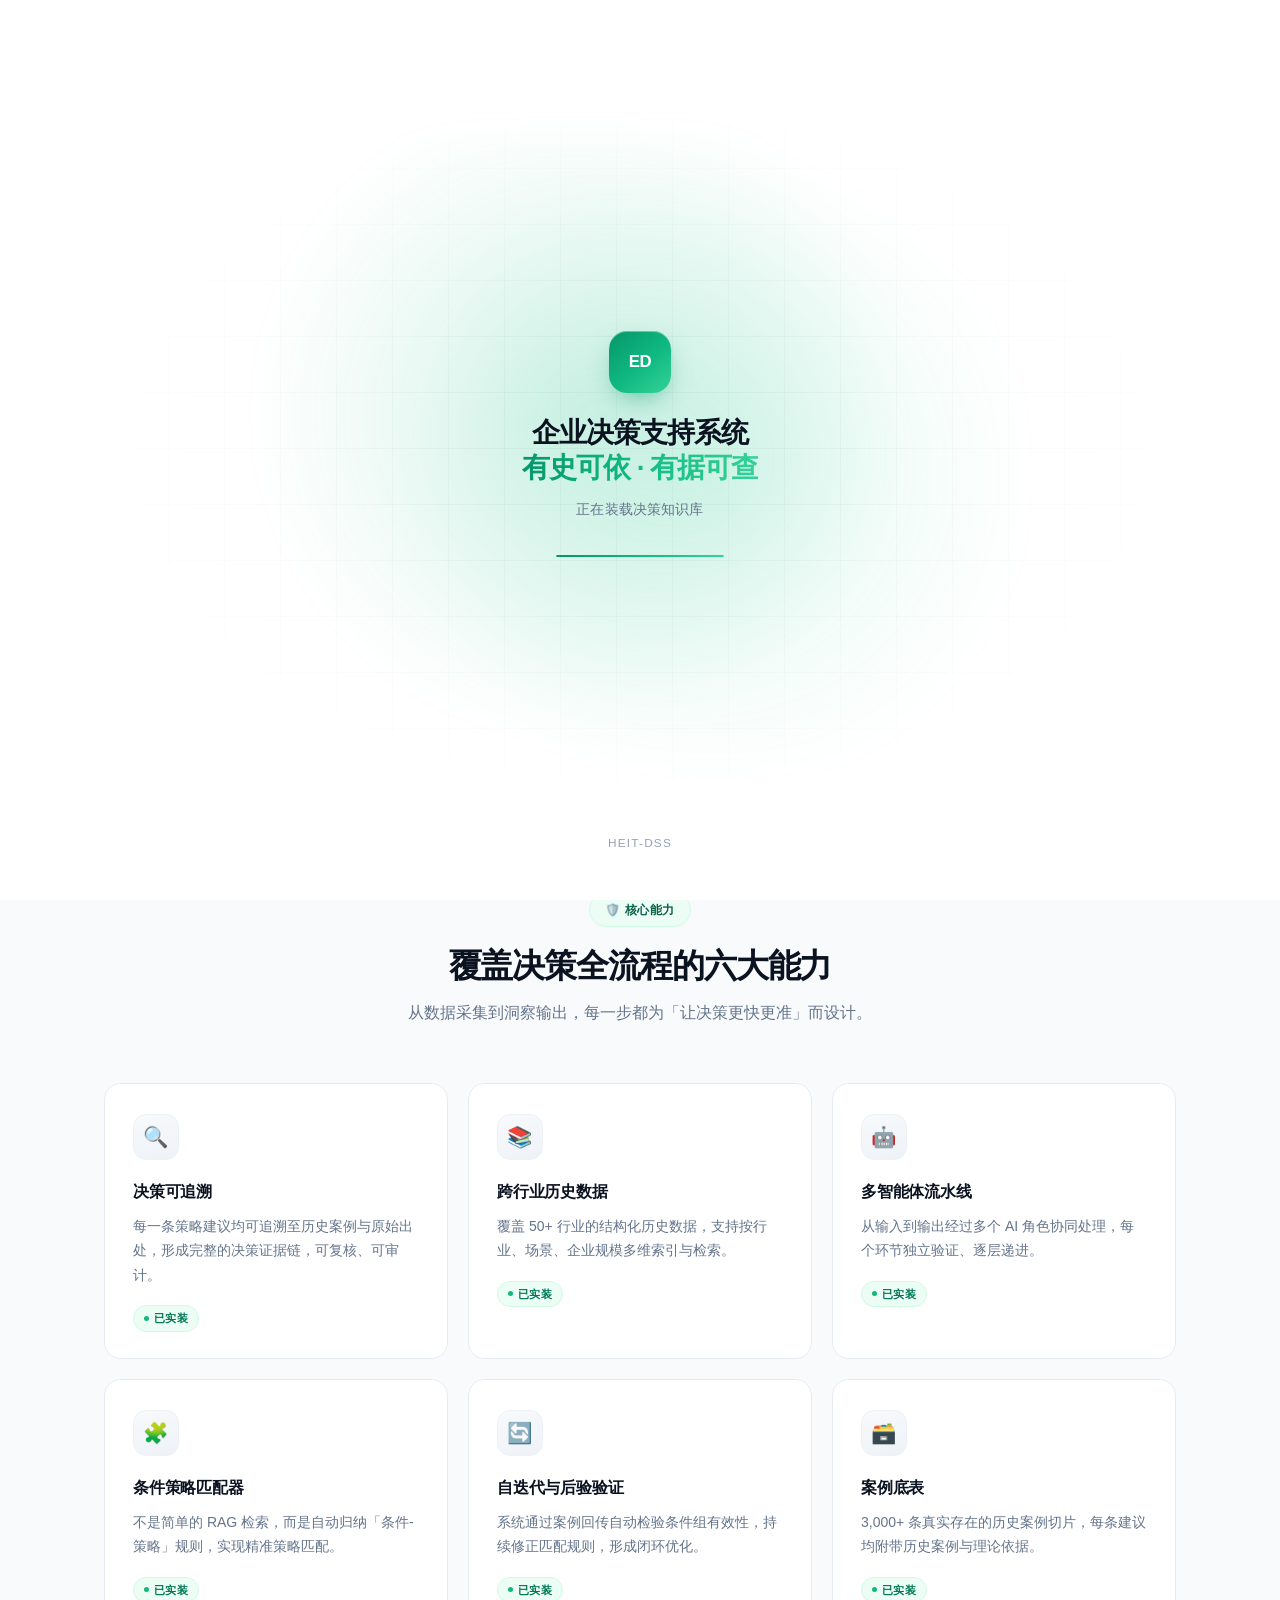
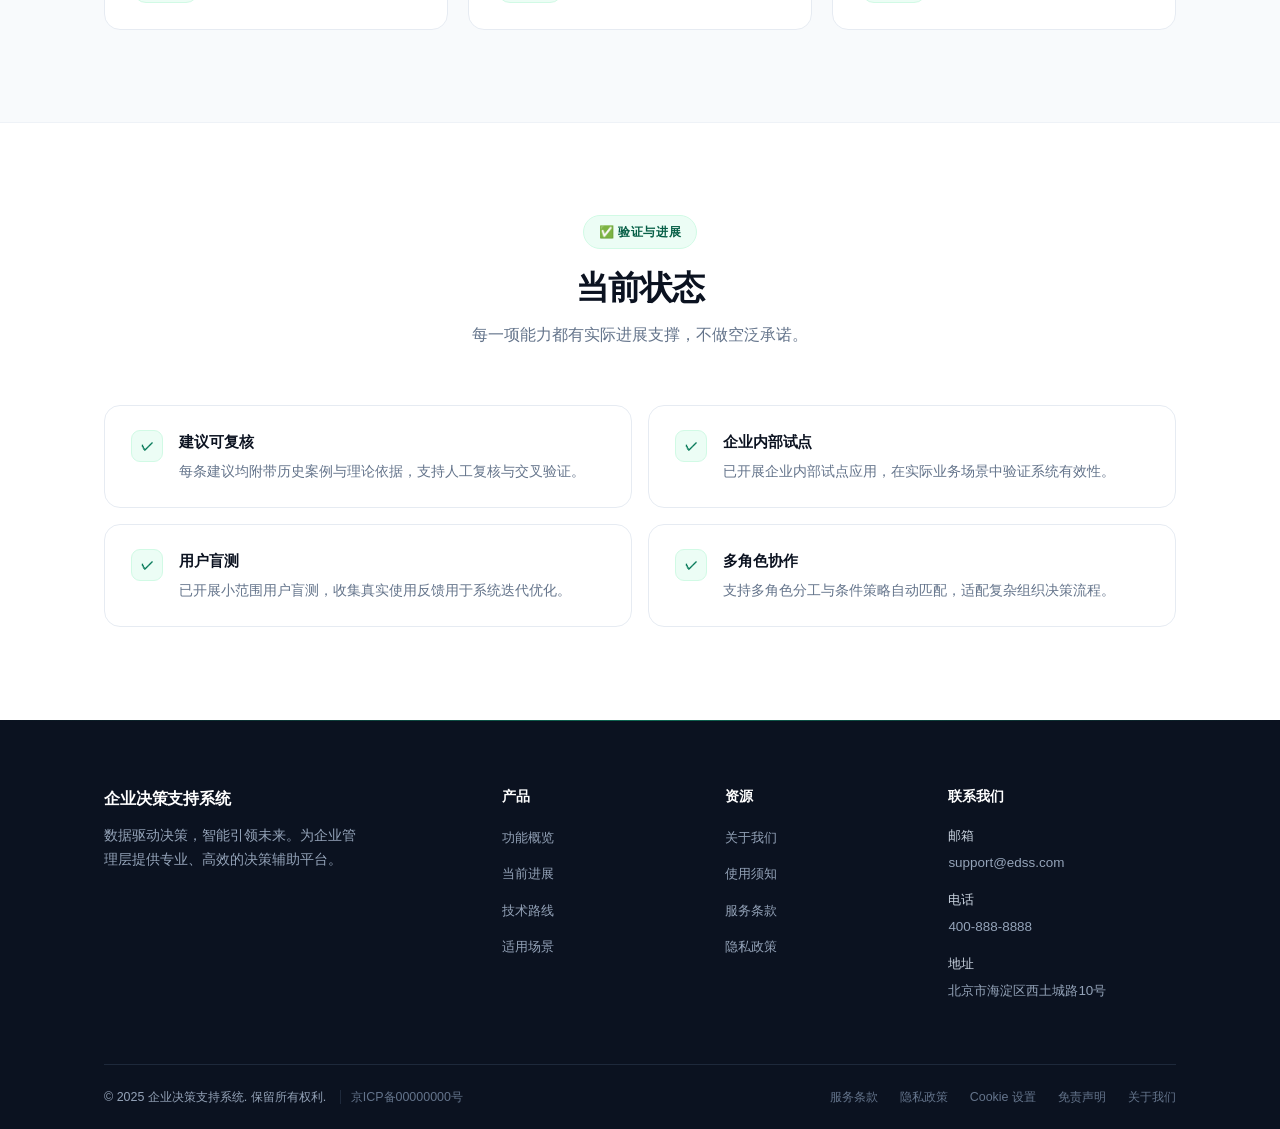
<file: frontend/index.html>
<!DOCTYPE html>
<html lang="zh-CN">
<head>
    <meta charset="UTF-8">
<link rel="icon" href="data:image/svg+xml,<svg xmlns='http://www.w3.org/2000/svg' viewBox='0 0 32 32'><rect width='32' height='32' rx='9' fill='%23059669'/><text x='16' y='22' font-size='13' font-weight='bold' text-anchor='middle' fill='white'>ED</text></svg>">
    <meta name="viewport" content="width=device-width, initial-scale=1.0">
    <title>企业决策支持系统</title>
    <link rel="stylesheet" href="./opening.css">
    <style>
        :root {
            --ink: #0b1220;
            --ink-2: #1e293b;
            --ink-3: #64748b;
            --ink-4: #94a3b8;
            --bg: #ffffff;
            --bg-2: #f8fafc;
            --bg-3: #f1f5f9;
            --line: #e6ebf2;
            --line-2: #eef2f7;
            --green: #059669;
            --green-2: #047857;
            --green-3: #10b981;
            --green-bg: #ecfdf5;
            --radius: 16px;
            --shadow-sm: 0 1px 2px rgba(15,23,42,.04);
            --shadow-md: 0 12px 32px -12px rgba(15,23,42,.14);
            --shadow-lg: 0 28px 64px -24px rgba(15,23,42,.28);
            --ease: cubic-bezier(.2,.7,.3,1);
        }

        * { margin: 0; padding: 0; box-sizing: border-box; }

        html { scroll-behavior: smooth; }

        body {
            font-family: -apple-system, BlinkMacSystemFont, 'Inter', 'Segoe UI', 'PingFang SC', 'Hiragino Sans GB', 'Microsoft YaHei', sans-serif;
            color: var(--ink);
            background: var(--bg);
            line-height: 1.65;
            -webkit-font-smoothing: antialiased;
            text-rendering: optimizeLegibility;
            overflow-x: hidden;
        }

        a { text-decoration: none; color: inherit; }
        button { font-family: inherit; }

        ::selection { background: rgba(5,150,105,.16); }

        .container {
            max-width: 1120px;
            margin: 0 auto;
            padding: 0 24px;
        }

        /* ---------- Header ---------- */
        header {
            position: fixed;
            inset: 0 0 auto 0;
            height: 64px;
            display: flex;
            align-items: center;
            background: rgba(255,255,255,.72);
            backdrop-filter: saturate(180%) blur(18px);
            -webkit-backdrop-filter: saturate(180%) blur(18px);
            border-bottom: 1px solid transparent;
            z-index: 100;
            transition: border-color .3s var(--ease), box-shadow .3s var(--ease), background .3s var(--ease);
        }
        header.scrolled {
            border-bottom-color: var(--line-2);
            box-shadow: 0 1px 2px rgba(15,23,42,.03), 0 8px 24px -20px rgba(15,23,42,.2);
            background: rgba(255,255,255,.86);
        }

        .nav-inner {
            width: 100%;
            max-width: 1120px;
            margin: 0 auto;
            padding: 0 24px;
            display: flex;
            align-items: center;
            justify-content: space-between;
        }

        .logo { display: flex; align-items: center; gap: 10px; }
        .logo-mark {
            width: 32px; height: 32px;
            border-radius: 9px;
            background: linear-gradient(140deg, #059669 0%, #10b981 55%, #34d399 100%);
            display: grid; place-items: center;
            color: #fff; font-size: .72rem; font-weight: 800;
            letter-spacing: -.03em;
            box-shadow: 0 4px 14px -6px rgba(5,150,105,.6), inset 0 1px 0 rgba(255,255,255,.35);
        }
        .logo-text { font-size: .92rem; font-weight: 650; letter-spacing: -.012em; }

        .btn-login {
            font-size: .85rem; font-weight: 600;
            color: #fff;
            background: var(--ink);
            padding: 8px 22px;
            border-radius: 9px;
            box-shadow: var(--shadow-sm);
            transition: transform .18s var(--ease), opacity .18s var(--ease), box-shadow .18s var(--ease);
        }
        .btn-login:hover {
            transform: translateY(-1px);
            opacity: .94;
            box-shadow: 0 8px 20px -10px rgba(15,23,42,.5);
        }

        /* ---------- Hero ---------- */
        .hero {
            position: relative;
            padding: 186px 0 104px;
            text-align: center;
            overflow: hidden;
            isolation: isolate;
        }

        /* 网格底纹 */
        .hero::before {
            content: '';
            position: absolute;
            inset: 0;
            background-image:
                linear-gradient(to right, rgba(15,23,42,.032) 1px, transparent 1px),
                linear-gradient(to bottom, rgba(15,23,42,.032) 1px, transparent 1px);
            background-size: 56px 56px;
            mask-image: radial-gradient(ellipse 78% 62% at 50% 22%, #000 32%, transparent 78%);
            -webkit-mask-image: radial-gradient(ellipse 78% 62% at 50% 22%, #000 32%, transparent 78%);
            z-index: -1;
        }

        /* 光晕 */
        .hero::after {
            content: '';
            position: absolute;
            top: -280px; left: 50%;
            transform: translateX(-50%);
            width: 900px; height: 620px;
            background:
                radial-gradient(circle at 34% 42%, rgba(16,185,129,.16), transparent 58%),
                radial-gradient(circle at 68% 50%, rgba(52,211,153,.13), transparent 56%);
            filter: blur(12px);
            z-index: -1;
            pointer-events: none;
        }

        .hero .container { position: relative; z-index: 2; }

        .hero-badge {
            display: inline-flex;
            align-items: center;
            gap: 8px;
            font-size: .78rem;
            font-weight: 600;
            color: #065f46;
            background: rgba(236,253,245,.9);
            border: 1px solid #d1fae5;
            padding: 6px 15px;
            border-radius: 100px;
            margin-bottom: 26px;
            box-shadow: 0 2px 10px -4px rgba(5,150,105,.24);
        }
        .hero-badge .pulse {
            width: 6px; height: 6px;
            border-radius: 50%;
            background: var(--green-3);
            box-shadow: 0 0 0 0 rgba(16,185,129,.6);
            animation: pulse 2.2s infinite;
        }
        @keyframes pulse {
            0%   { box-shadow: 0 0 0 0 rgba(16,185,129,.55); }
            70%  { box-shadow: 0 0 0 7px rgba(16,185,129,0); }
            100% { box-shadow: 0 0 0 0 rgba(16,185,129,0); }
        }

        .hero h1 {
            font-size: clamp(2.1rem, 4.8vw, 3.7rem);
            font-weight: 700;
            letter-spacing: -.04em;
            line-height: 1.1;
            margin-bottom: 22px;
        }
        .hero h1 .grad {
            background: linear-gradient(100deg, #059669 0%, #10b981 46%, #34d399 100%);
            -webkit-background-clip: text;
            background-clip: text;
            color: transparent;
        }

        .hero-sub {
            font-size: 1.05rem;
            color: var(--ink-3);
            max-width: 590px;
            margin: 0 auto 38px;
            line-height: 1.78;
        }

        .hero-cta {
            display: inline-flex;
            align-items: center;
            gap: 9px;
            background: linear-gradient(160deg, #059669 0%, #047857 100%);
            color: #fff;
            padding: 14px 36px;
            border-radius: 11px;
            font-size: .93rem;
            font-weight: 600;
            border: none;
            cursor: pointer;
            position: relative;
            box-shadow:
                0 1px 2px rgba(4,120,87,.3),
                0 14px 30px -12px rgba(5,150,105,.55),
                inset 0 1px 0 rgba(255,255,255,.22);
            transition: transform .2s var(--ease), box-shadow .2s var(--ease), background .2s var(--ease);
        }
        .hero-cta:hover {
            transform: translateY(-2px);
            background: linear-gradient(160deg, #10b981 0%, #059669 100%);
            box-shadow:
                0 2px 4px rgba(4,120,87,.3),
                0 20px 38px -14px rgba(5,150,105,.6),
                inset 0 1px 0 rgba(255,255,255,.28);
        }
        .hero-cta:active { transform: translateY(0); }
        .hero-cta svg { transition: transform .22s var(--ease); }
        .hero-cta:hover svg { transform: translateX(4px); }

        .hero-note {
            margin-top: 14px;
            font-size: .79rem;
            color: var(--ink-4);
            letter-spacing: .005em;
        }

        .hero-stats {
            margin-top: 62px;
            display: flex;
            justify-content: center;
            flex-wrap: wrap;
        }
        .hero-stat {
            padding: 0 38px;
            position: relative;
        }
        .hero-stat:not(:last-child)::after {
            content: '';
            position: absolute;
            right: 0; top: 50%;
            transform: translateY(-50%);
            width: 1px; height: 34px;
            background: linear-gradient(to bottom, transparent, var(--line), transparent);
        }
        .hero-stat .num {
            font-size: 1.55rem;
            font-weight: 700;
            color: var(--ink);
            letter-spacing: -.03em;
            line-height: 1.2;
            font-variant-numeric: tabular-nums;
        }
        .hero-stat .lab {
            font-size: .78rem;
            color: var(--ink-4);
            margin-top: 5px;
        }

        /* ---------- Section frame ---------- */
        section { padding: 92px 0; }
        .sec-light {
            background: var(--bg-2);
            border-top: 1px solid var(--line-2);
            border-bottom: 1px solid var(--line-2);
        }

        .sec-head { text-align: center; margin-bottom: 56px; }
        .sec-eyebrow {
            display: inline-flex;
            align-items: center;
            gap: 8px;
            font-size: .76rem;
            font-weight: 600;
            letter-spacing: .045em;
            color: #065f46;
            background: var(--green-bg);
            border: 1px solid #d1fae5;
            padding: 6px 15px;
            border-radius: 100px;
            margin-bottom: 18px;
        }
        .sec-title {
            font-size: clamp(1.5rem, 3vw, 2.08rem);
            font-weight: 700;
            letter-spacing: -.033em;
            line-height: 1.24;
        }
        .sec-desc {
            margin-top: 14px;
            font-size: .98rem;
            color: var(--ink-3);
            max-width: 580px;
            margin-left: auto;
            margin-right: auto;
            line-height: 1.72;
        }

        /* ---------- Capabilities ---------- */
        .cap-grid {
            display: grid;
            grid-template-columns: repeat(3, 1fr);
            gap: 20px;
        }
        .cap {
            background: var(--bg);
            border: 1px solid var(--line);
            border-radius: var(--radius);
            padding: 30px 28px 26px;
            position: relative;
            overflow: hidden;
            transition: transform .3s var(--ease), box-shadow .3s var(--ease), border-color .3s var(--ease);
        }
        .cap::before {
            content: '';
            position: absolute;
            inset: 0 0 auto 0;
            height: 2px;
            background: linear-gradient(90deg, transparent, var(--green-3), transparent);
            opacity: 0;
            transition: opacity .3s var(--ease);
        }
        .cap:hover {
            transform: translateY(-6px);
            border-color: #bbf7d0;
            box-shadow: 0 24px 48px -22px rgba(5,150,105,.34);
        }
        .cap:hover::before { opacity: 1; }

        .cap-icon {
            width: 46px; height: 46px;
            border-radius: 13px;
            background: linear-gradient(160deg, #f8fafc, #eef2f7);
            border: 1px solid var(--line-2);
            display: grid; place-items: center;
            font-size: 1.28rem;
            margin-bottom: 18px;
            transition: background .3s var(--ease), border-color .3s var(--ease), transform .3s var(--ease), box-shadow .3s var(--ease);
        }
        .cap:hover .cap-icon {
            background: linear-gradient(160deg, #ecfdf5, #d1fae5);
            border-color: #a7f3d0;
            transform: scale(1.06) rotate(-2deg);
            box-shadow: 0 8px 18px -10px rgba(5,150,105,.5);
        }

        .cap h3 {
            font-size: 1.02rem;
            font-weight: 650;
            letter-spacing: -.012em;
            margin-bottom: 9px;
        }
        .cap p {
            font-size: .875rem;
            color: var(--ink-3);
            line-height: 1.74;
        }
        .cap-tag {
            display: inline-flex;
            align-items: center;
            gap: 5px;
            margin-top: 18px;
            font-size: .71rem;
            font-weight: 600;
            letter-spacing: .03em;
            color: #047857;
            background: var(--green-bg);
            border: 1px solid #d1fae5;
            padding: 3px 10px;
            border-radius: 100px;
        }
        .cap-tag::before {
            content: '';
            width: 5px; height: 5px;
            border-radius: 50%;
            background: var(--green-3);
        }

        /* ---------- Evidence ---------- */
        .ev-grid {
            display: grid;
            grid-template-columns: repeat(2, 1fr);
            gap: 16px;
        }
        .ev {
            background: var(--bg);
            border: 1px solid var(--line);
            border-radius: var(--radius);
            padding: 24px 26px;
            display: flex;
            gap: 16px;
            align-items: flex-start;
            position: relative;
            transition: border-color .26s var(--ease), transform .26s var(--ease), box-shadow .26s var(--ease);
        }
        .ev:hover {
            border-color: #a7f3d0;
            transform: translateY(-3px);
            box-shadow: 0 18px 36px -20px rgba(5,150,105,.3);
        }
        .ev-icon {
            flex: none;
            width: 32px; height: 32px;
            border-radius: 9px;
            background: var(--green-bg);
            border: 1px solid #d1fae5;
            display: grid; place-items: center;
            font-size: .8rem;
            color: var(--green-2);
            font-weight: 700;
        }
        .ev h4 { font-size: .93rem; font-weight: 650; margin-bottom: 5px; letter-spacing: -.008em; }
        .ev p { font-size: .855rem; color: var(--ink-3); line-height: 1.72; }

        /* ---------- Footer ---------- */
        footer {
            background: #0b1220;
            color: #94a3b8;
            padding: 66px 0 0;
            position: relative;
        }
        footer::before {
            content: '';
            position: absolute;
            inset: 0 0 auto 0;
            height: 1px;
            background: linear-gradient(90deg, transparent, rgba(16,185,129,.5), transparent);
        }
        .foot-grid {
            display: grid;
            grid-template-columns: 2fr 1fr 1fr 1.3fr;
            gap: 48px;
            padding-bottom: 48px;
        }
        .foot-brand h3 {
            color: #fff;
            font-size: 1rem;
            font-weight: 650;
            margin-bottom: 12px;
            letter-spacing: -.01em;
        }
        .foot-brand p {
            font-size: .85rem;
            line-height: 1.74;
            max-width: 260px;
        }
        .foot-col h4 {
            color: #fff;
            font-size: .85rem;
            font-weight: 600;
            margin-bottom: 16px;
        }
        .foot-col ul { list-style: none; }
        .foot-col li { margin-bottom: 10px; }
        .foot-col a {
            font-size: .84rem;
            color: #94a3b8;
            transition: color .16s var(--ease), padding-left .16s var(--ease);
        }
        .foot-col a:hover { color: #fff; padding-left: 4px; }
        .foot-contact {
            font-size: .84rem;
            line-height: 1.9;
        }
        .foot-contact strong {
            display: block;
            color: #cbd5e1;
            font-weight: 500;
            font-size: .8rem;
            margin-bottom: 2px;
        }
        .foot-contact div { margin-bottom: 12px; }

        .foot-bottom {
            border-top: 1px solid #1e293b;
            padding: 22px 0;
            display: flex;
            justify-content: space-between;
            align-items: center;
            flex-wrap: wrap;
            gap: 14px;
        }
        .foot-bottom p { font-size: .78rem; }
        .foot-beian {
            margin-left: 10px;
            padding-left: 10px;
            border-left: 1px solid #1e293b;
            color: #64748b;
        }
        .foot-links { display: flex; gap: 22px; flex-wrap: wrap; }
        .foot-links a { font-size: .78rem; color: #64748b; transition: color .16s; }
        .foot-links a:hover { color: #cbd5e1; }

        /* ---------- Back to top ---------- */
        .totop {
            position: fixed;
            right: 26px; bottom: 26px;
            width: 44px; height: 44px;
            border-radius: 50%;
            background: linear-gradient(160deg, #059669, #047857);
            color: #fff;
            border: none;
            cursor: pointer;
            display: grid; place-items: center;
            opacity: 0;
            visibility: hidden;
            transform: translateY(12px) scale(.9);
            transition: opacity .3s var(--ease), transform .3s var(--ease), visibility .3s, box-shadow .3s;
            z-index: 99;
            box-shadow: 0 10px 26px -10px rgba(5,150,105,.7);
        }
        .totop.show { opacity: 1; visibility: visible; transform: none; }
        .totop:hover { transform: translateY(-2px); box-shadow: 0 14px 32px -10px rgba(5,150,105,.8); }

        /* ---------- Reveal ---------- */
        .reveal {
            opacity: 0;
            transform: translateY(24px);
            transition: opacity .8s var(--ease), transform .8s var(--ease);
            will-change: opacity, transform;
        }
        .reveal.in { opacity: 1; transform: none; }

        /* ---------- 体验版提示弹窗 ---------- */
        .modal-mask {
            position: fixed;
            inset: 0;
            background: rgba(8,15,28,.5);
            backdrop-filter: blur(8px) saturate(120%);
            -webkit-backdrop-filter: blur(8px) saturate(120%);
            display: grid;
            place-items: center;
            padding: 24px;
            z-index: 300;
            opacity: 0;
            visibility: hidden;
            transition: opacity .26s var(--ease), visibility .26s;
        }
        .modal-mask.show { opacity: 1; visibility: visible; }

        .modal {
            background: #fff;
            border-radius: 20px;
            width: 100%;
            max-width: 440px;
            padding: 0 30px 26px;
            box-shadow: 0 40px 90px -30px rgba(8,15,28,.55), 0 0 0 1px rgba(15,23,42,.04);
            transform: translateY(20px) scale(.96);
            transition: transform .32s var(--ease);
            text-align: center;
            position: relative;
            overflow: hidden;
        }
        .modal-mask.show .modal { transform: none; }

        .modal::before {
            content: '';
            position: absolute;
            inset: 0 0 auto 0;
            height: 3px;
            background: linear-gradient(90deg, #059669, #10b981, #34d399, #10b981, #059669);
            background-size: 200% 100%;
            animation: slide 4s linear infinite;
        }
        @keyframes slide {
            0%   { background-position: 0% 0; }
            100% { background-position: 200% 0; }
        }

        .modal-icon {
            width: 58px; height: 58px;
            margin: 30px auto 16px;
            border-radius: 17px;
            background: linear-gradient(150deg, #ecfdf5 0%, #d1fae5 100%);
            border: 1px solid #a7f3d0;
            display: grid; place-items: center;
            font-size: 1.6rem;
            box-shadow: 0 10px 24px -12px rgba(5,150,105,.5), inset 0 1px 0 rgba(255,255,255,.8);
        }

        .modal-tag {
            display: inline-flex;
            align-items: center;
            gap: 6px;
            font-size: .71rem;
            font-weight: 650;
            letter-spacing: .05em;
            color: #047857;
            background: var(--green-bg);
            border: 1px solid #d1fae5;
            padding: 3px 11px;
            border-radius: 100px;
            margin-bottom: 12px;
        }
        .modal-tag .dot {
            width: 5px; height: 5px;
            border-radius: 50%;
            background: var(--green-3);
        }

        .modal h3 {
            font-size: 1.2rem;
            font-weight: 700;
            letter-spacing: -.025em;
            margin-bottom: 12px;
            color: var(--ink);
        }
        .modal > p {
            font-size: .89rem;
            color: var(--ink-3);
            line-height: 1.74;
            margin-bottom: 4px;
        }
        .modal > p strong { color: var(--ink); font-weight: 650; }

        /* 弹窗内的对比说明 */
        .modal-compare {
            display: grid;
            gap: 8px;
            margin: 20px 0 22px;
            text-align: left;
        }
        .cmp-row {
            display: flex;
            align-items: flex-start;
            gap: 10px;
            padding: 11px 13px;
            border-radius: 11px;
            font-size: .82rem;
            line-height: 1.6;
            border: 1px solid var(--line);
            background: var(--bg-2);
        }
        .cmp-row .ico {
            flex: none;
            width: 20px; height: 20px;
            border-radius: 6px;
            display: grid; place-items: center;
            font-size: .68rem;
            font-weight: 700;
            margin-top: 1px;
        }
        .cmp-row.guest .ico { background: #fef3c7; color: #b45309; }
        .cmp-row.member {
            background: var(--green-bg);
            border-color: #d1fae5;
        }
        .cmp-row.member .ico { background: #d1fae5; color: #047857; }
        .cmp-row .txt { color: var(--ink-3); }
        .cmp-row .txt b { display: block; color: var(--ink); font-weight: 650; font-size: .83rem; margin-bottom: 1px; }

        .modal-actions { display: flex; gap: 10px; }
        .modal-actions button {
            flex: 1;
            padding: 12px 16px;
            border-radius: 11px;
            font-size: .885rem;
            font-weight: 600;
            cursor: pointer;
            transition: all .18s var(--ease);
            letter-spacing: -.005em;
        }
        .btn-ghost {
            background: #fff;
            border: 1px solid var(--line);
            color: var(--ink-2);
            box-shadow: var(--shadow-sm);
        }
        .btn-ghost:hover {
            background: var(--bg-3);
            border-color: #cbd5e1;
            transform: translateY(-1px);
        }
        .btn-primary {
            background: linear-gradient(160deg, #059669, #047857);
            border: 1px solid transparent;
            color: #fff;
            box-shadow: 0 10px 22px -10px rgba(5,150,105,.65), inset 0 1px 0 rgba(255,255,255,.2);
        }
        .btn-primary:hover {
            background: linear-gradient(160deg, #10b981, #059669);
            transform: translateY(-1px);
            box-shadow: 0 14px 28px -10px rgba(5,150,105,.7), inset 0 1px 0 rgba(255,255,255,.24);
        }
        .btn-primary:active, .btn-ghost:active { transform: translateY(0); }

        .modal-foot {
            margin-top: 16px;
            font-size: .74rem;
            color: var(--ink-4);
            letter-spacing: .005em;
        }

        /* ---------- Responsive ---------- */
        @media (max-width: 900px) {
            .cap-grid { grid-template-columns: repeat(2, 1fr); }
            .foot-grid { grid-template-columns: 1fr 1fr; }
        }
        @media (max-width: 640px) {
            .hero { padding: 148px 0 78px; }
            .hero-stat { padding: 0 20px; }
            .hero-stat .num { font-size: 1.35rem; }
            .cap-grid { grid-template-columns: 1fr; }
            .ev-grid { grid-template-columns: 1fr; }
            .foot-grid { grid-template-columns: 1fr; gap: 36px; }
            .hero-stats { gap: 16px 0; }
            .modal { padding: 0 22px 22px; }
            .modal-actions { flex-direction: column; }
            .modal-icon { margin-top: 26px; }
        }
    </style>
</head>
<body class="intro-lock">

<!-- 开场动画 -->
<div id="intro" role="presentation" aria-hidden="true">
    <div class="intro-inner">
        <div class="intro-mark">ED</div>
        <div class="intro-title">企业决策支持系统<br><span class="grad">有史可依 · 有据可查</span></div>
        <div class="intro-sub">正在装载决策知识库</div>
        <div class="intro-bar"><span></span></div>
    </div>
    <div class="intro-foot">HEIT-DSS</div>
</div>

<!-- Header -->
<header id="header">
    <div class="nav-inner">
        <a href="#" class="logo">
            <div class="logo-mark">ED</div>
            <span class="logo-text">企业决策支持系统</span>
        </a>
        <a href="./login.html" class="btn-login">注册 / 登录</a>
    </div>
</header>

<!-- Hero -->
<section class="hero">
    <div class="container">
        <div class="hero-badge reveal">
            <span class="pulse"></span>
            决策引擎已就绪 · 支持即时体验
        </div>
        <h1 class="reveal">数据驱动决策<br><span class="grad">智能引领未来</span></h1>
        <p class="hero-sub reveal">覆盖从数据采集到策略输出的完整决策链路，让每一条建议都可追溯、可复核。</p>
        <button class="hero-cta reveal" onclick="openExpModal()">
            立即开始
            <svg width="15" height="15" viewBox="0 0 24 24" fill="none" stroke="currentColor" stroke-width="2.4" stroke-linecap="round" stroke-linejoin="round"><path d="M5 12h14M13 6l6 6-6 6"/></svg>
        </button>
        <div class="hero-note reveal">无需登录即可体验 · 体验版不保存对话</div>
        <div class="hero-stats reveal">
            <div class="hero-stat">
                <div class="num">3,000+</div>
                <div class="lab">结构化案例切片</div>
            </div>
            <div class="hero-stat">
                <div class="num">50+</div>
                <div class="lab">行业历史数据覆盖</div>
            </div>
            <div class="hero-stat">
                <div class="num">100%</div>
                <div class="lab">决策可追溯</div>
            </div>
        </div>
    </div>
</section>

<!-- Capabilities -->
<section class="sec-light" id="caps">
    <div class="container">
        <div class="sec-head reveal">
            <div class="sec-eyebrow">🛡️ 核心能力</div>
            <h2 class="sec-title">覆盖决策全流程的六大能力</h2>
            <p class="sec-desc">从数据采集到洞察输出，每一步都为「让决策更快更准」而设计。</p>
        </div>
        <div class="cap-grid">
            <div class="cap reveal">
                <div class="cap-icon"><span>🔍</span></div>
                <h3>决策可追溯</h3>
                <p>每一条策略建议均可追溯至历史案例与原始出处，形成完整的决策证据链，可复核、可审计。</p>
                <span class="cap-tag">已实装</span>
            </div>
            <div class="cap reveal">
                <div class="cap-icon"><span>📚</span></div>
                <h3>跨行业历史数据</h3>
                <p>覆盖 50+ 行业的结构化历史数据，支持按行业、场景、企业规模多维索引与检索。</p>
                <span class="cap-tag">已实装</span>
            </div>
            <div class="cap reveal">
                <div class="cap-icon"><span>🤖</span></div>
                <h3>多智能体流水线</h3>
                <p>从输入到输出经过多个 AI 角色协同处理，每个环节独立验证、逐层递进。</p>
                <span class="cap-tag">已实装</span>
            </div>
            <div class="cap reveal">
                <div class="cap-icon"><span>🧩</span></div>
                <h3>条件策略匹配器</h3>
                <p>不是简单的 RAG 检索，而是自动归纳「条件-策略」规则，实现精准策略匹配。</p>
                <span class="cap-tag">已实装</span>
            </div>
            <div class="cap reveal">
                <div class="cap-icon"><span>🔄</span></div>
                <h3>自迭代与后验验证</h3>
                <p>系统通过案例回传自动检验条件组有效性，持续修正匹配规则，形成闭环优化。</p>
                <span class="cap-tag">已实装</span>
            </div>
            <div class="cap reveal">
                <div class="cap-icon"><span>🗃️</span></div>
                <h3>案例底表</h3>
                <p>3,000+ 条真实存在的历史案例切片，每条建议均附带历史案例与理论依据。</p>
                <span class="cap-tag">已实装</span>
            </div>
        </div>
    </div>
</section>

<!-- Evidence -->
<section id="status">
    <div class="container">
        <div class="sec-head reveal">
            <div class="sec-eyebrow">✅ 验证与进展</div>
            <h2 class="sec-title">当前状态</h2>
            <p class="sec-desc">每一项能力都有实际进展支撑，不做空泛承诺。</p>
        </div>
        <div class="ev-grid">
            <div class="ev reveal">
                <div class="ev-icon">✓</div>
                <div>
                    <h4>建议可复核</h4>
                    <p>每条建议均附带历史案例与理论依据，支持人工复核与交叉验证。</p>
                </div>
            </div>
            <div class="ev reveal">
                <div class="ev-icon">✓</div>
                <div>
                    <h4>企业内部试点</h4>
                    <p>已开展企业内部试点应用，在实际业务场景中验证系统有效性。</p>
                </div>
            </div>
            <div class="ev reveal">
                <div class="ev-icon">✓</div>
                <div>
                    <h4>用户盲测</h4>
                    <p>已开展小范围用户盲测，收集真实使用反馈用于系统迭代优化。</p>
                </div>
            </div>
            <div class="ev reveal">
                <div class="ev-icon">✓</div>
                <div>
                    <h4>多角色协作</h4>
                    <p>支持多角色分工与条件策略自动匹配，适配复杂组织决策流程。</p>
                </div>
            </div>
        </div>
    </div>
</section>

<!-- Footer -->
<footer>
    <div class="container">
        <div class="foot-grid">
            <div class="foot-brand">
                <h3>企业决策支持系统</h3>
                <p>数据驱动决策，智能引领未来。为企业管理层提供专业、高效的决策辅助平台。</p>
            </div>
            <div class="foot-col">
                <h4>产品</h4>
                <ul>
                    <li><a href="#caps">功能概览</a></li>
                    <li><a href="#status">当前进展</a></li>
                    <li><a href="./about.html">技术路线</a></li>
                    <li><a href="./about.html#s5">适用场景</a></li>
                </ul>
            </div>
            <div class="foot-col">
                <h4>资源</h4>
                <ul>
                    <li><a href="./about.html">关于我们</a></li>
                    <li><a href="./disclaimer.html">使用须知</a></li>
                    <li><a href="./terms.html">服务条款</a></li>
                    <li><a href="./privacy.html">隐私政策</a></li>
                </ul>
            </div>
            <div class="foot-col">
                <h4>联系我们</h4>
                <div class="foot-contact">
                    <div><strong>邮箱</strong>support@edss.com</div>
                    <div><strong>电话</strong>400-888-8888</div>
                    <div><strong>地址</strong>北京市海淀区西土城路10号</div>
                </div>
            </div>
        </div>
        <div class="foot-bottom">
            <p>&copy; 2025 企业决策支持系统. 保留所有权利. <span class="foot-beian">京ICP备00000000号</span></p>
            <div class="foot-links">
                <a href="./terms.html">服务条款</a>
                <a href="./privacy.html">隐私政策</a>
                <a href="./cookie.html">Cookie 设置</a>
                <a href="./disclaimer.html">免责声明</a>
                <a href="./about.html">关于我们</a>
            </div>
        </div>
    </div>
</footer>

<button class="totop" id="totop" aria-label="回到顶部">
    <svg width="18" height="18" viewBox="0 0 24 24" fill="none" stroke="currentColor" stroke-width="2.4" stroke-linecap="round" stroke-linejoin="round"><path d="M12 19V5M5 12l7-7 7 7"/></svg>
</button>

<!-- 体验版提示弹窗 -->
<div class="modal-mask" id="expModal" role="dialog" aria-modal="true" aria-labelledby="expTitle">
    <div class="modal">
        <div class="modal-icon">⚡</div>
        <div class="modal-tag"><span class="dot"></span>体验模式</div>
        <h3 id="expTitle">即将进入体验版</h3>
        <p>你可以直接开始对话，但体验版<strong>不会保存任何记录</strong>。</p>

        <div class="modal-compare">
            <div class="cmp-row guest">
                <div class="ico">!</div>
                <div class="txt">
                    <b>体验版 · 不保存</b>
                    关闭或刷新页面后，本次对话内容将全部丢失
                </div>
            </div>
            <div class="cmp-row member">
                <div class="ico">✓</div>
                <div class="txt">
                    <b>登录版 · 保存历史</b>
                    对话自动存档，支持历史记录、置顶与分组管理
                </div>
            </div>
        </div>

        <div class="modal-actions">
            <button class="btn-ghost" onclick="goLogin()">先登录</button>
            <button class="btn-primary" onclick="goExperience()">继续体验</button>
        </div>

        <div class="modal-foot">体验版对话不写入服务器，可随时升级为登录版</div>
    </div>
</div>

<script>
    /* ---------- 开场动画 ---------- */
    (function () {
        const intro = document.getElementById('intro');
        const KEY = 'edss_intro_seen';
        const reduce = window.matchMedia('(prefers-reduced-motion: reduce)').matches;

        // 本次会话内已播放过，或用户偏好减少动效 → 直接跳过
        let played = false;
        try { played = sessionStorage.getItem(KEY) === '1'; } catch (e) {}

        if (reduce || played) {
            intro.classList.add('gone');
            document.body.classList.remove('intro-lock');
            document.body.classList.add('intro-play');
            return;
        }

        try { sessionStorage.setItem(KEY, '1'); } catch (e) {}

        const END = 1900; // 进度条走完的时刻

        setTimeout(() => {
            intro.classList.add('done');
            document.body.classList.remove('intro-lock');
            document.body.classList.add('intro-play');

            // 幕布完全上移后移除节点，避免影响滚动与层级
            setTimeout(() => {
                intro.classList.add('gone');
                intro.remove();
                document.body.classList.remove('intro-play');
            }, 1200);
        }, END);

        // 允许点击跳过
        intro.addEventListener('click', () => {
            intro.classList.add('done');
            document.body.classList.remove('intro-lock');
            document.body.classList.add('intro-play');
            setTimeout(() => { intro.remove(); document.body.classList.remove('intro-play'); }, 1100);
        });
    })();

    // Reveal on scroll
    const io = new IntersectionObserver((entries) => {
        entries.forEach(e => {
            if (e.isIntersecting) {
                e.target.classList.add('in');
                io.unobserve(e.target);
            }
        });
    }, { threshold: .12, rootMargin: '0px 0px -40px' });

    document.querySelectorAll('.reveal').forEach(el => io.observe(el));

    // Header shadow
    const header = document.getElementById('header');
    const onScroll = () => header.classList.toggle('scrolled', window.scrollY > 8);
    window.addEventListener('scroll', onScroll, { passive: true });
    onScroll();

    // Back to top
    const totop = document.getElementById('totop');
    window.addEventListener('scroll', () => {
        totop.classList.toggle('show', window.scrollY > 400);
    }, { passive: true });
    totop.addEventListener('click', () => window.scrollTo({ top: 0, behavior: 'smooth' }));

    /* ---------- 体验版提示弹窗 ---------- */
    const expModal = document.getElementById('expModal');

    function openExpModal() {
        expModal.classList.add('show');
        document.body.style.overflow = 'hidden';
    }

    function closeExpModal() {
        expModal.classList.remove('show');
        document.body.style.overflow = '';
    }

    function goExperience() {
        // 体验版：不存储记忆
        window.location.href = './function.html';
    }

    function goLogin() {
        // 登录版：可保存记忆
        window.location.href = './login.html';
    }

    // 点击遮罩关闭
    expModal.addEventListener('click', e => {
        if (e.target === expModal) closeExpModal();
    });

    // Esc 关闭
    document.addEventListener('keydown', e => {
        if (e.key === 'Escape' && expModal.classList.contains('show')) closeExpModal();
    });
</script>
</body>
</html>
</file>
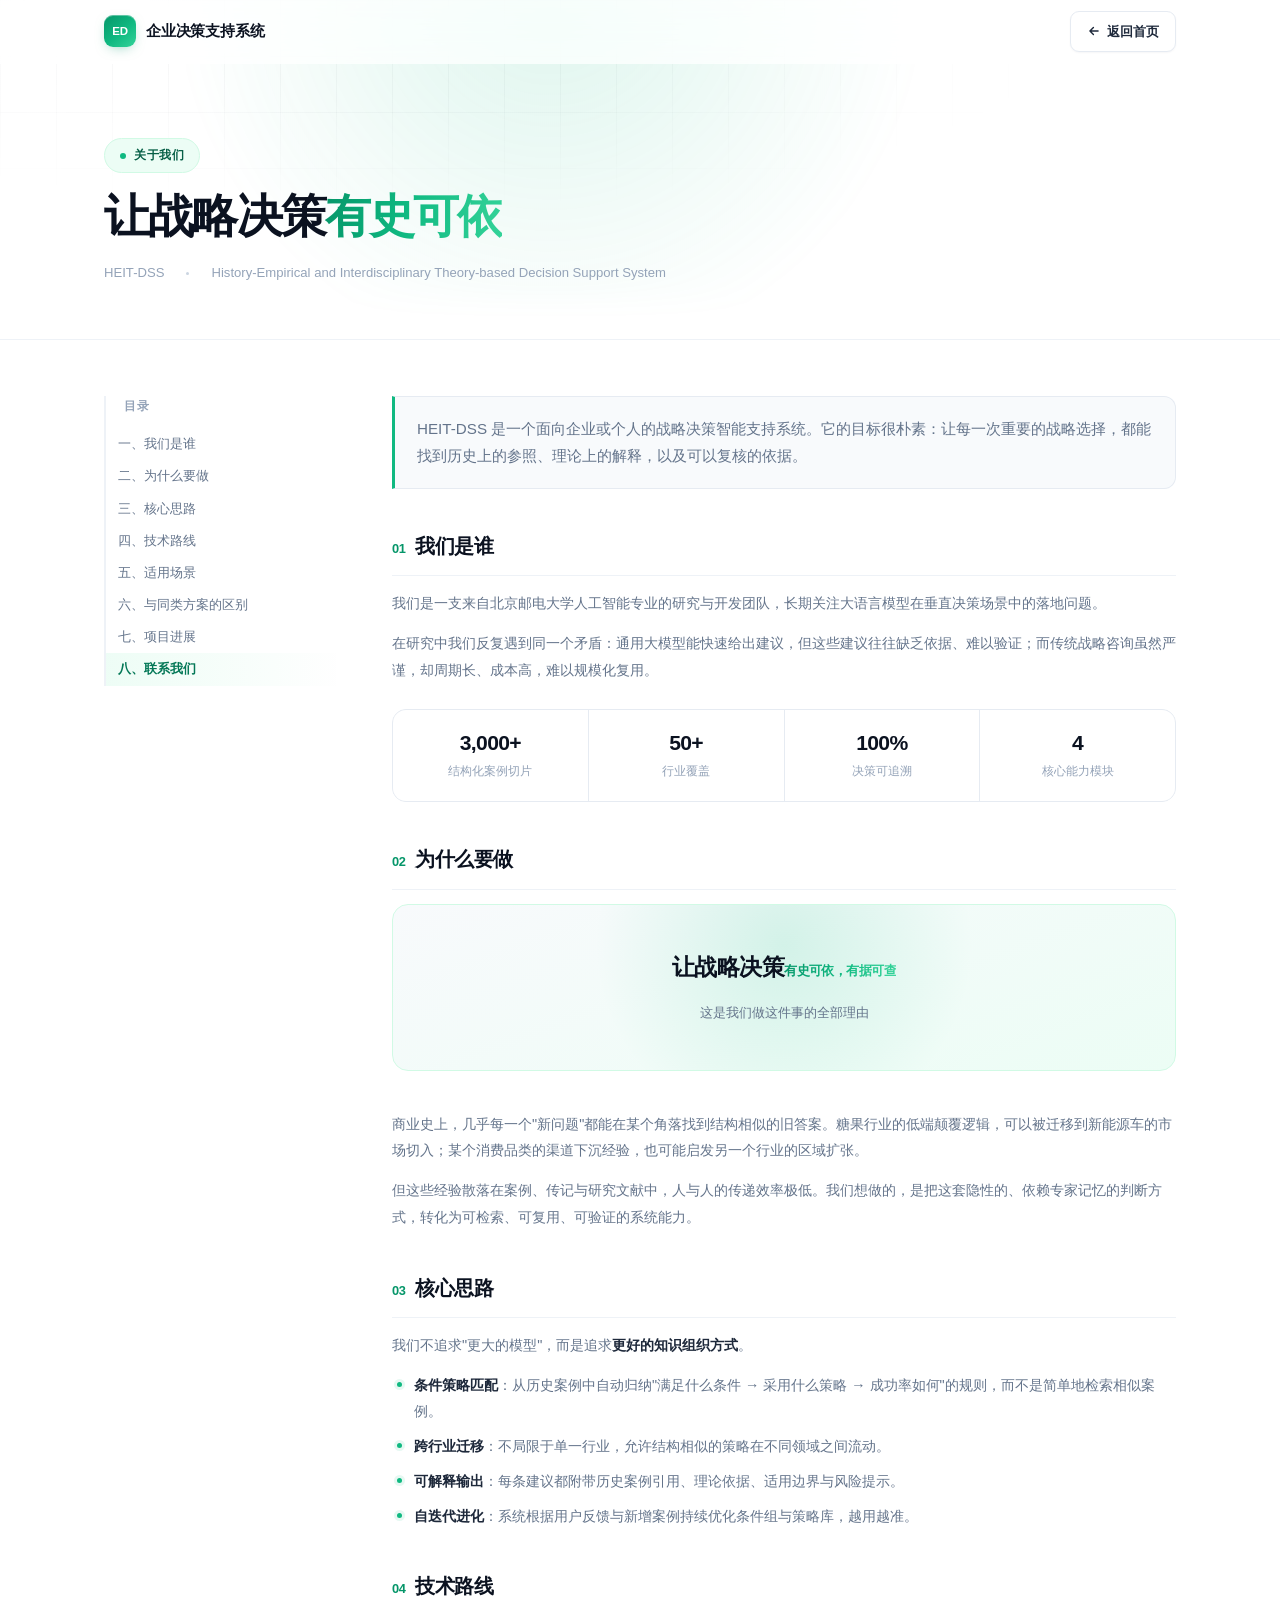
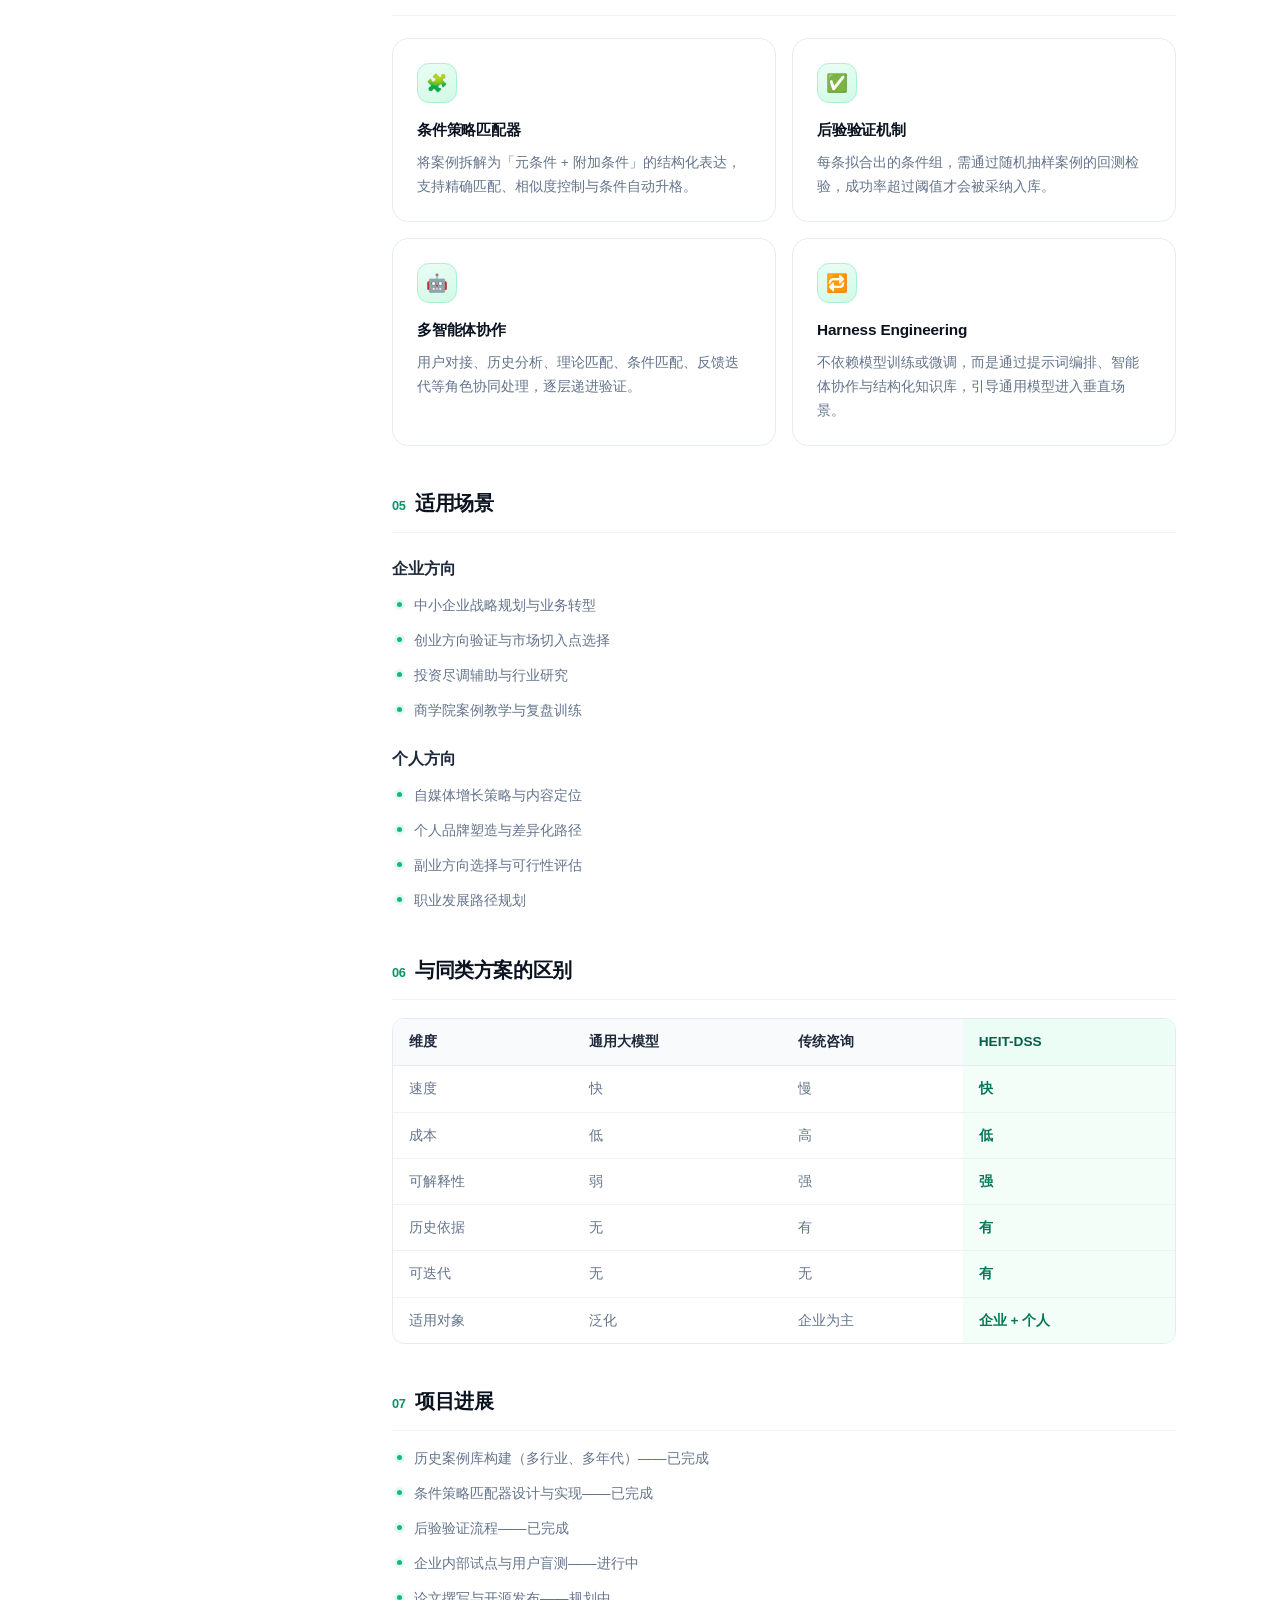
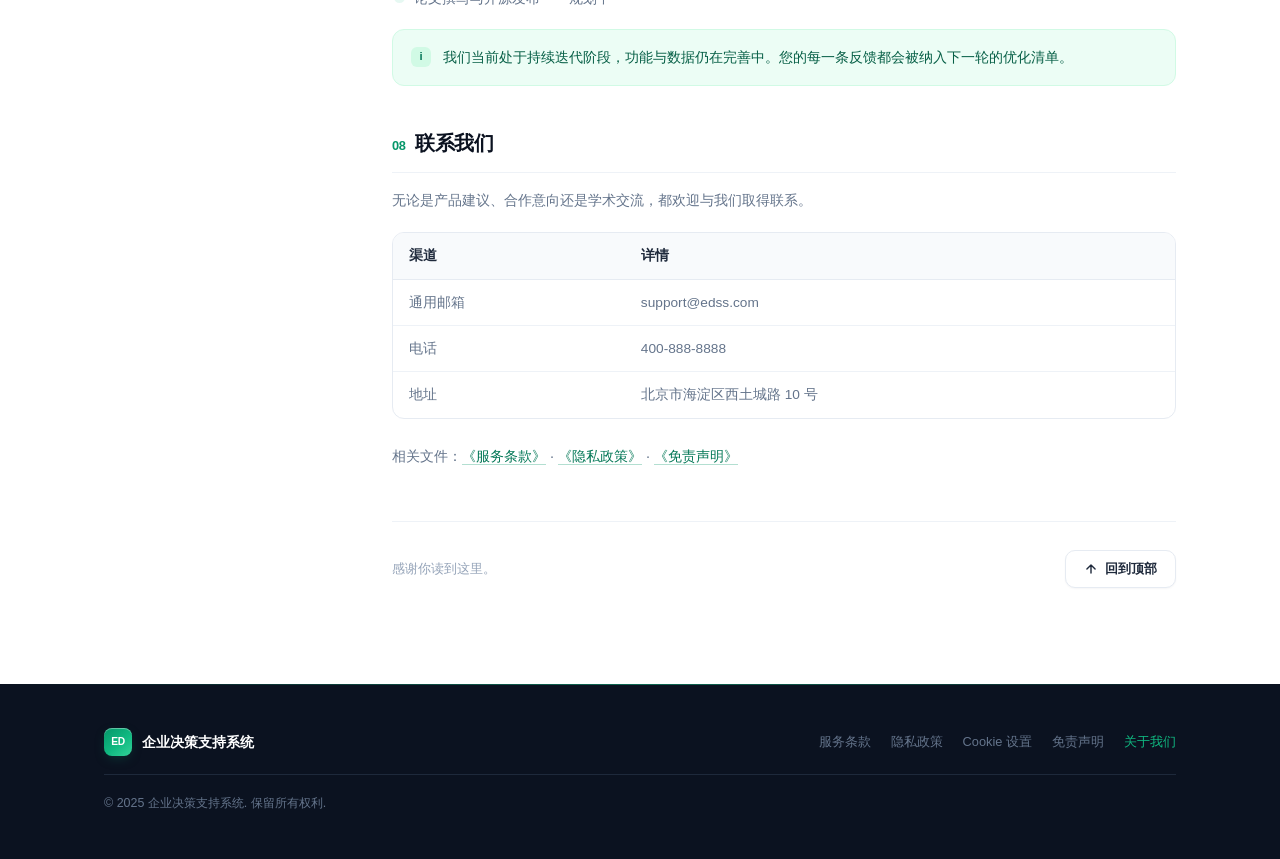
<file: frontend/about.html>
<!DOCTYPE html>
<html lang="zh-CN">
<head>
<meta charset="UTF-8">
<link rel="icon" href="data:image/svg+xml,<svg xmlns='http://www.w3.org/2000/svg' viewBox='0 0 32 32'><rect width='32' height='32' rx='9' fill='%23059669'/><text x='16' y='22' font-size='13' font-weight='bold' text-anchor='middle' fill='white'>ED</text></svg>">
<meta name="viewport" content="width=device-width, initial-scale=1.0">
<title>关于我们 · 企业决策支持系统</title>
<meta name="description" content="了解 HEIT-DSS 企业决策支持系统的产品理念、技术路线与团队。让战略决策有史可依，有据可查。">
<link rel="stylesheet" href="./legal.css">
<style>
    .about-grid {
        display: grid;
        grid-template-columns: repeat(2, 1fr);
        gap: 16px;
        margin: 22px 0 8px;
    }
    .about-card {
        background: #fff;
        border: 1px solid var(--line);
        border-radius: var(--radius);
        padding: 24px 24px 22px;
        position: relative;
        overflow: hidden;
        transition: transform .3s var(--ease), border-color .3s var(--ease), box-shadow .3s var(--ease);
    }
    .about-card::before {
        content: '';
        position: absolute;
        inset: 0 0 auto 0;
        height: 2px;
        background: linear-gradient(90deg, transparent, var(--green-3), transparent);
        opacity: 0;
        transition: opacity .3s var(--ease);
    }
    .about-card:hover {
        transform: translateY(-4px);
        border-color: #bbf7d0;
        box-shadow: 0 20px 40px -22px rgba(5,150,105,.32);
    }
    .about-card:hover::before { opacity: 1; }
    .about-card .ico {
        width: 40px; height: 40px;
        border-radius: 12px;
        background: linear-gradient(160deg, #ecfdf5, #d1fae5);
        border: 1px solid #a7f3d0;
        display: grid; place-items: center;
        font-size: 1.1rem;
        margin-bottom: 14px;
    }
    .about-card h4 {
        font-size: .96rem;
        font-weight: 650;
        color: var(--ink);
        margin-bottom: 7px;
        letter-spacing: -.012em;
    }
    .about-card p {
        font-size: .855rem;
        color: var(--ink-3);
        line-height: 1.75;
        margin: 0;
    }

    /* 使命引言块 */
    .mission {
        position: relative;
        text-align: center;
        padding: 44px 32px;
        margin: 8px 0 40px;
        border-radius: var(--radius);
        background: linear-gradient(160deg, #f8fafc, #ecfdf5);
        border: 1px solid #d1fae5;
        overflow: hidden;
    }
    .mission::before {
        content: '';
        position: absolute;
        top: -120px; left: 50%;
        transform: translateX(-50%);
        width: 520px; height: 320px;
        background: radial-gradient(circle, rgba(16,185,129,.14), transparent 62%);
        pointer-events: none;
    }
    .mission blockquote {
        position: relative;
        font-size: clamp(1.05rem, 2.4vw, 1.45rem);
        font-weight: 650;
        letter-spacing: -.022em;
        line-height: 1.6;
        color: var(--ink);
        margin-bottom: 12px;
    }
    .mission blockquote .grad {
        background: linear-gradient(100deg, #059669 0%, #10b981 50%, #34d399 100%);
        -webkit-background-clip: text;
        background-clip: text;
        color: transparent;
    }
    .mission span {
        position: relative;
        font-size: .84rem;
        color: var(--ink-3);
    }

    /* 数据条 */
    .about-stats {
        display: grid;
        grid-template-columns: repeat(4, 1fr);
        gap: 1px;
        background: var(--line);
        border: 1px solid var(--line);
        border-radius: 14px;
        overflow: hidden;
        margin: 26px 0 8px;
    }
    .about-stat {
        background: #fff;
        padding: 20px 14px;
        text-align: center;
    }
    .about-stat .n {
        font-size: 1.32rem;
        font-weight: 700;
        color: var(--ink);
        letter-spacing: -.03em;
        font-variant-numeric: tabular-nums;
        line-height: 1.25;
    }
    .about-stat .l {
        font-size: .74rem;
        color: var(--ink-4);
        margin-top: 4px;
    }

    /* 对比表强调列 */
    .doc-table td.brand-cell {
        color: var(--green-2);
        font-weight: 600;
        background: rgba(236,253,245,.55);
    }
    .doc-table th.brand-cell { background: var(--green-bg); color: #065f46; }

    @media (max-width: 780px) {
        .about-grid { grid-template-columns: 1fr; }
        .about-stats { grid-template-columns: repeat(2, 1fr); }
        .mission { padding: 32px 20px; }
    }
</style>
</head>
<body>

<div class="progress-bar" id="progressBar"></div>

<header id="header">
    <div class="nav-inner">
        <a href="./index.html" class="logo">
            <div class="logo-mark">ED</div>
            <span class="logo-text">企业决策支持系统</span>
        </a>
        <div class="nav-actions">
            <a href="./index.html" class="btn-back">
                <svg width="14" height="14" viewBox="0 0 24 24" fill="none" stroke="currentColor" stroke-width="2.4" stroke-linecap="round" stroke-linejoin="round"><path d="M19 12H5M11 18l-6-6 6-6"/></svg>
                返回首页
            </a>
        </div>
    </div>
</header>

<section class="doc-hero">
    <div class="container">
        <div class="doc-eyebrow reveal">关于我们</div>
        <h1 class="reveal">让战略决策<span class="grad">有史可依</span></h1>
        <p class="doc-meta reveal">
            <span>HEIT-DSS</span>
            <span class="dot"></span>
            <span>History-Empirical and Interdisciplinary Theory-based Decision Support System</span>
        </p>
    </div>
</section>

<div class="container">
    <div class="doc-wrap">

        <nav class="toc" id="toc">
            <div class="toc-title">目录</div>
            <a href="#s1">一、我们是谁</a>
            <a href="#s2">二、为什么要做</a>
            <a href="#s3">三、核心思路</a>
            <a href="#s4">四、技术路线</a>
            <a href="#s5">五、适用场景</a>
            <a href="#s6">六、与同类方案的区别</a>
            <a href="#s7">七、项目进展</a>
            <a href="#s8">八、联系我们</a>
        </nav>

        <main class="doc-body">

            <div class="doc-intro reveal">
                HEIT-DSS 是一个面向企业或个人的战略决策智能支持系统。它的目标很朴素：让每一次重要的战略选择，都能找到历史上的参照、理论上的解释，以及可以复核的依据。
            </div>

            <section id="s1" class="reveal">
                <h2><span class="idx">01</span>我们是谁</h2>
                <p>我们是一支来自北京邮电大学人工智能专业的研究与开发团队，长期关注大语言模型在垂直决策场景中的落地问题。</p>
                <p>在研究中我们反复遇到同一个矛盾：通用大模型能快速给出建议，但这些建议往往缺乏依据、难以验证；而传统战略咨询虽然严谨，却周期长、成本高，难以规模化复用。</p>
                <div class="about-stats">
                    <div class="about-stat">
                        <div class="n">3,000+</div>
                        <div class="l">结构化案例切片</div>
                    </div>
                    <div class="about-stat">
                        <div class="n">50+</div>
                        <div class="l">行业覆盖</div>
                    </div>
                    <div class="about-stat">
                        <div class="n">100%</div>
                        <div class="l">决策可追溯</div>
                    </div>
                    <div class="about-stat">
                        <div class="n">4</div>
                        <div class="l">核心能力模块</div>
                    </div>
                </div>
            </section>

            <section id="s2" class="reveal">
                <h2><span class="idx">02</span>为什么要做</h2>
                <div class="mission">
                    <blockquote>让战略决策<span class="grad">有史可依，有据可查</span></blockquote>
                    <span>这是我们做这件事的全部理由</span>
                </div>
                <p>商业史上，几乎每一个"新问题"都能在某个角落找到结构相似的旧答案。糖果行业的低端颠覆逻辑，可以被迁移到新能源车的市场切入；某个消费品类的渠道下沉经验，也可能启发另一个行业的区域扩张。</p>
                <p>但这些经验散落在案例、传记与研究文献中，人与人的传递效率极低。我们想做的，是把这套隐性的、依赖专家记忆的判断方式，转化为可检索、可复用、可验证的系统能力。</p>
            </section>

            <section id="s3" class="reveal">
                <h2><span class="idx">03</span>核心思路</h2>
                <p>我们不追求"更大的模型"，而是追求<strong>更好的知识组织方式</strong>。</p>
                <ul>
                    <li><strong>条件策略匹配</strong>：从历史案例中自动归纳"满足什么条件 → 采用什么策略 → 成功率如何"的规则，而不是简单地检索相似案例。</li>
                    <li><strong>跨行业迁移</strong>：不局限于单一行业，允许结构相似的策略在不同领域之间流动。</li>
                    <li><strong>可解释输出</strong>：每条建议都附带历史案例引用、理论依据、适用边界与风险提示。</li>
                    <li><strong>自迭代进化</strong>：系统根据用户反馈与新增案例持续优化条件组与策略库，越用越准。</li>
                </ul>
            </section>

            <section id="s4" class="reveal">
                <h2><span class="idx">04</span>技术路线</h2>
                <div class="about-grid">
                    <div class="about-card">
                        <div class="ico">🧩</div>
                        <h4>条件策略匹配器</h4>
                        <p>将案例拆解为「元条件 + 附加条件」的结构化表达，支持精确匹配、相似度控制与条件自动升格。</p>
                    </div>
                    <div class="about-card">
                        <div class="ico">✅</div>
                        <h4>后验验证机制</h4>
                        <p>每条拟合出的条件组，需通过随机抽样案例的回测检验，成功率超过阈值才会被采纳入库。</p>
                    </div>
                    <div class="about-card">
                        <div class="ico">🤖</div>
                        <h4>多智能体协作</h4>
                        <p>用户对接、历史分析、理论匹配、条件匹配、反馈迭代等角色协同处理，逐层递进验证。</p>
                    </div>
                    <div class="about-card">
                        <div class="ico">🔁</div>
                        <h4>Harness Engineering</h4>
                        <p>不依赖模型训练或微调，而是通过提示词编排、智能体协作与结构化知识库，引导通用模型进入垂直场景。</p>
                    </div>
                </div>
            </section>

            <section id="s5" class="reveal">
                <h2><span class="idx">05</span>适用场景</h2>
                <h3>企业方向</h3>
                <ul>
                    <li>中小企业战略规划与业务转型</li>
                    <li>创业方向验证与市场切入点选择</li>
                    <li>投资尽调辅助与行业研究</li>
                    <li>商学院案例教学与复盘训练</li>
                </ul>
                <h3>个人方向</h3>
                <ul>
                    <li>自媒体增长策略与内容定位</li>
                    <li>个人品牌塑造与差异化路径</li>
                    <li>副业方向选择与可行性评估</li>
                    <li>职业发展路径规划</li>
                </ul>
            </section>

            <section id="s6" class="reveal">
                <h2><span class="idx">06</span>与同类方案的区别</h2>
                <div class="doc-table-wrap">
                    <table class="doc-table">
                        <thead>
                            <tr>
                                <th>维度</th>
                                <th>通用大模型</th>
                                <th>传统咨询</th>
                                <th class="brand-cell">HEIT-DSS</th>
                            </tr>
                        </thead>
                        <tbody>
                            <tr><td>速度</td><td>快</td><td>慢</td><td class="brand-cell">快</td></tr>
                            <tr><td>成本</td><td>低</td><td>高</td><td class="brand-cell">低</td></tr>
                            <tr><td>可解释性</td><td>弱</td><td>强</td><td class="brand-cell">强</td></tr>
                            <tr><td>历史依据</td><td>无</td><td>有</td><td class="brand-cell">有</td></tr>
                            <tr><td>可迭代</td><td>无</td><td>无</td><td class="brand-cell">有</td></tr>
                            <tr><td>适用对象</td><td>泛化</td><td>企业为主</td><td class="brand-cell">企业 + 个人</td></tr>
                        </tbody>
                    </table>
                </div>
            </section>

            <section id="s7" class="reveal">
                <h2><span class="idx">07</span>项目进展</h2>
                <ul>
                    <li>历史案例库构建（多行业、多年代）——已完成</li>
                    <li>条件策略匹配器设计与实现——已完成</li>
                    <li>后验验证流程——已完成</li>
                    <li>企业内部试点与用户盲测——进行中</li>
                    <li>论文撰写与开源发布——规划中</li>
                </ul>
                <div class="note">
                    <div class="ico">i</div>
                    <div>我们当前处于持续迭代阶段，功能与数据仍在完善中。您的每一条反馈都会被纳入下一轮的优化清单。</div>
                </div>
            </section>

            <section id="s8" class="reveal">
                <h2><span class="idx">08</span>联系我们</h2>
                <p>无论是产品建议、合作意向还是学术交流，都欢迎与我们取得联系。</p>
                <div class="doc-table-wrap">
                    <table class="doc-table">
                        <thead>
                            <tr><th>渠道</th><th>详情</th></tr>
                        </thead>
                        <tbody>
                            <tr><td>通用邮箱</td><td>support@edss.com</td></tr>
                            <tr><td>电话</td><td>400-888-8888</td></tr>
                            <tr><td>地址</td><td>北京市海淀区西土城路 10 号</td></tr>
                        </tbody>
                    </table>
                </div>
                <p>相关文件：<a class="link" href="./terms.html">《服务条款》</a> · <a class="link" href="./privacy.html">《隐私政策》</a> · <a class="link" href="./disclaimer.html">《免责声明》</a></p>
            </section>

            <div class="doc-foot">
                <p>感谢你读到这里。</p>
                <button class="btn-top" id="backTop">
                    <svg width="14" height="14" viewBox="0 0 24 24" fill="none" stroke="currentColor" stroke-width="2.4" stroke-linecap="round" stroke-linejoin="round"><path d="M12 19V5M5 12l7-7 7 7"/></svg>
                    回到顶部
                </button>
            </div>

        </main>
    </div>
</div>

<footer>
    <div class="container">
        <div class="foot-inner">
            <a href="./index.html" class="foot-brand">
                <div class="logo-mark">ED</div>
                <span>企业决策支持系统</span>
            </a>
            <div class="foot-links">
                <a href="./terms.html">服务条款</a>
                <a href="./privacy.html">隐私政策</a>
                <a href="./cookie.html">Cookie 设置</a>
                <a href="./disclaimer.html">免责声明</a>
                <a href="./about.html" class="current">关于我们</a>
            </div>
        </div>
        <div class="foot-inner" style="margin-top:18px;">
            <p class="foot-copy">&copy; 2025 企业决策支持系统. 保留所有权利.</p>
        </div>
    </div>
</footer>

<script>
    const header = document.getElementById('header');
    const bar = document.getElementById('progressBar');
    const onScroll = () => {
        header.classList.toggle('scrolled', window.scrollY > 8);
        const h = document.documentElement.scrollHeight - window.innerHeight;
        bar.style.width = (h > 0 ? (window.scrollY / h) * 100 : 0) + '%';
    };
    window.addEventListener('scroll', onScroll, { passive: true });
    onScroll();

    document.getElementById('backTop').addEventListener('click', () => {
        window.scrollTo({ top: 0, behavior: 'smooth' });
    });

    const io = new IntersectionObserver((entries) => {
        entries.forEach(e => {
            if (e.isIntersecting) { e.target.classList.add('in'); io.unobserve(e.target); }
        });
    }, { threshold: .08, rootMargin: '0px 0px -40px' });
    document.querySelectorAll('.reveal').forEach(el => io.observe(el));

    const tocLinks = Array.from(document.querySelectorAll('#toc a'));
    const sections = tocLinks.map(a => document.querySelector(a.getAttribute('href'))).filter(Boolean);
    const spy = new IntersectionObserver((entries) => {
        entries.forEach(e => {
            if (e.isIntersecting) {
                tocLinks.forEach(a => a.classList.toggle('active', a.getAttribute('href') === '#' + e.target.id));
            }
        });
    }, { rootMargin: '-88px 0px -70% 0px' });
    sections.forEach(s => spy.observe(s));
</script>
</body>
</html>
</file>
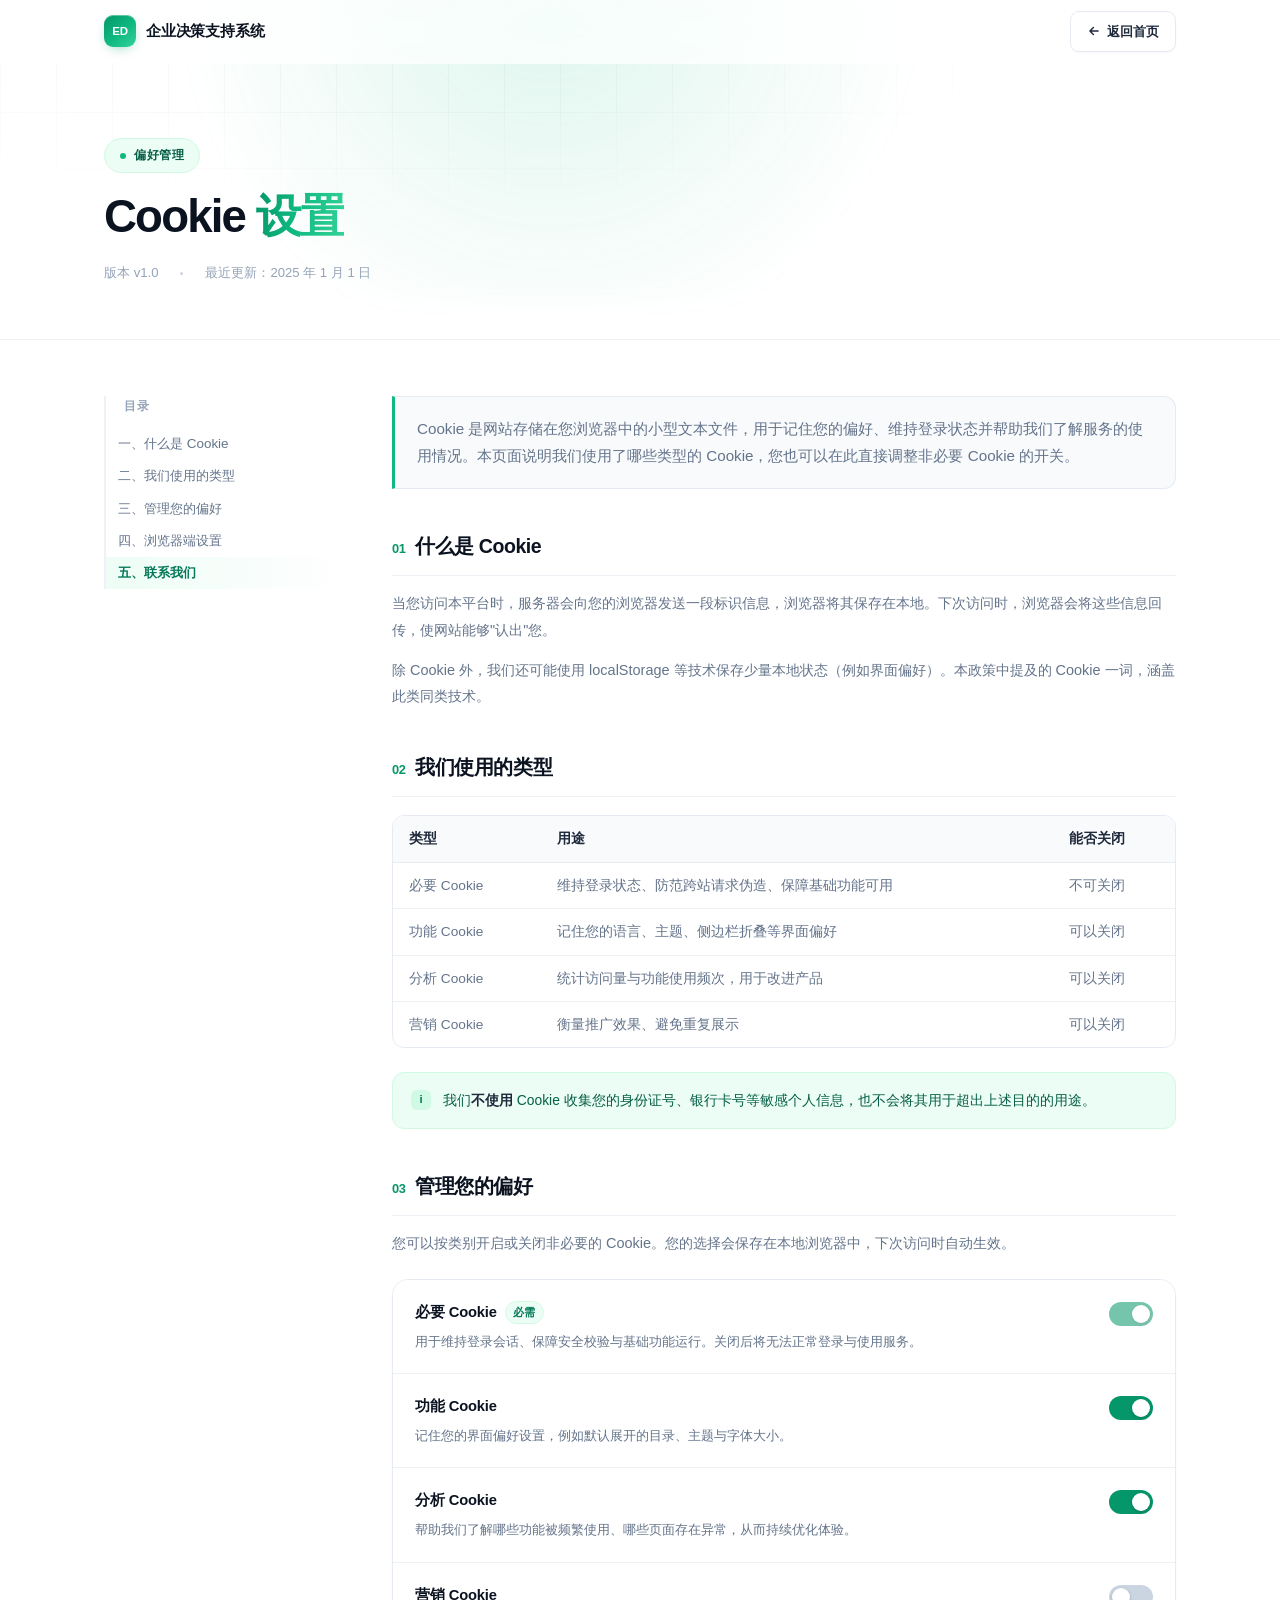
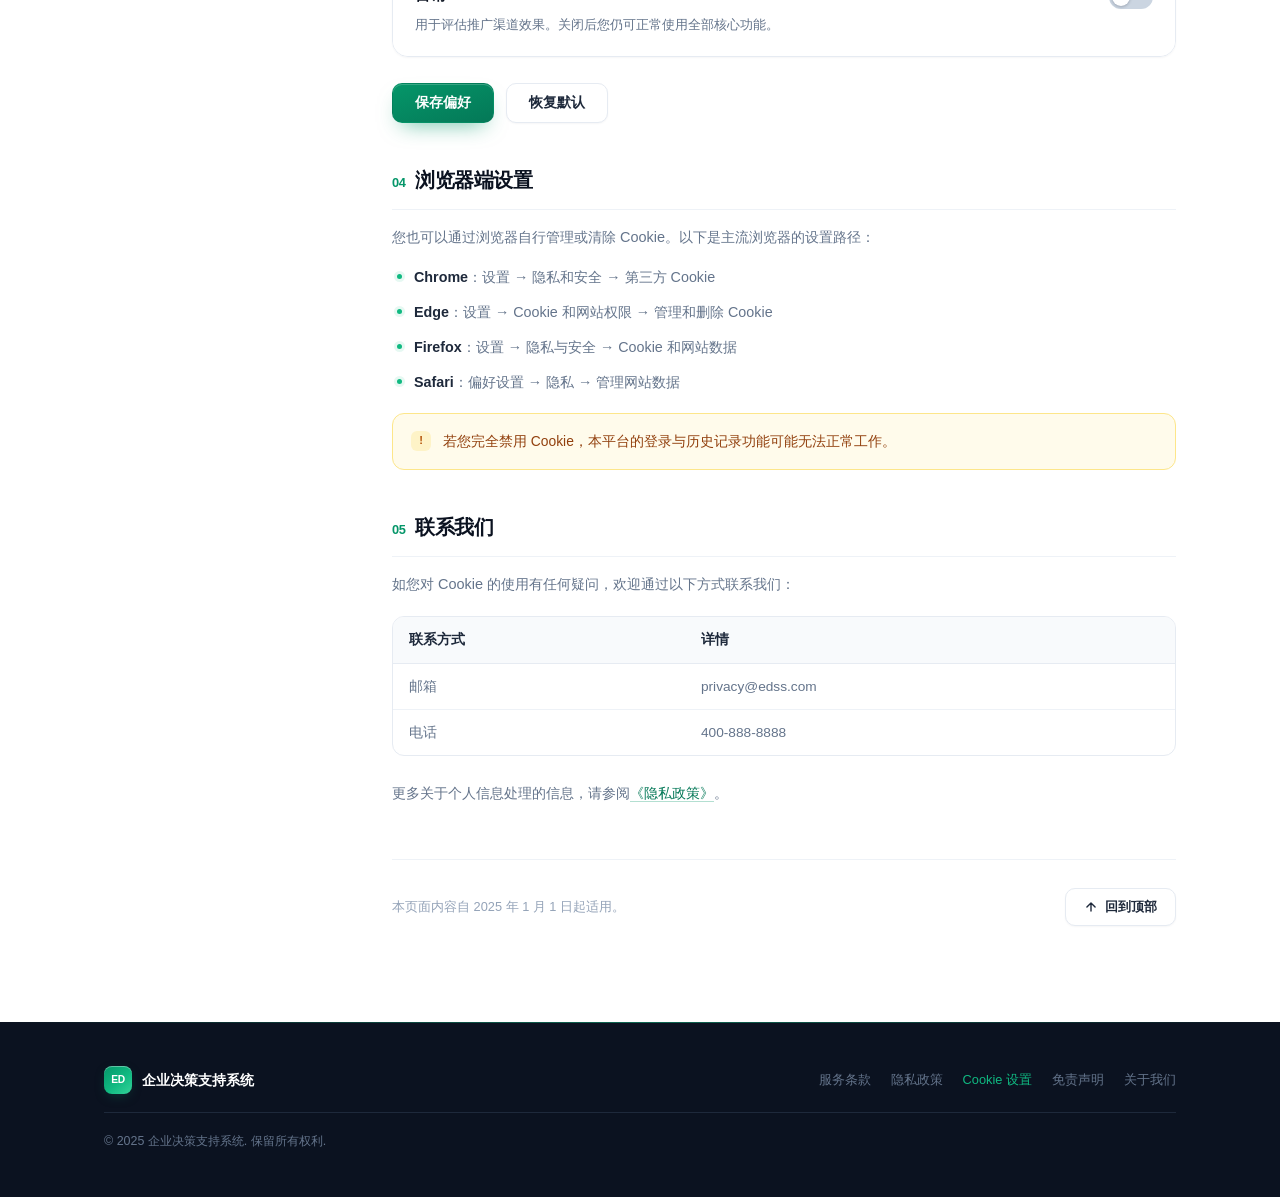
<file: frontend/cookie.html>
<!DOCTYPE html>
<html lang="zh-CN">
<head>
<meta charset="UTF-8">
<link rel="icon" href="data:image/svg+xml,<svg xmlns='http://www.w3.org/2000/svg' viewBox='0 0 32 32'><rect width='32' height='32' rx='9' fill='%23059669'/><text x='16' y='22' font-size='13' font-weight='bold' text-anchor='middle' fill='white'>ED</text></svg>">
<meta name="viewport" content="width=device-width, initial-scale=1.0">
<title>Cookie 设置 · 企业决策支持系统</title>
<meta name="description" content="企业决策支持系统 Cookie 使用说明与偏好设置，您可在此查看并管理各类 Cookie 的启用状态。">
<link rel="stylesheet" href="./legal.css">
<style>
    /* Cookie 偏好面板 */
    .ck-panel {
        border: 1px solid var(--line);
        border-radius: var(--radius);
        overflow: hidden;
        margin: 22px 0 26px;
        box-shadow: var(--shadow-sm);
    }
    .ck-row {
        display: flex;
        align-items: flex-start;
        gap: 16px;
        padding: 20px 22px;
        border-bottom: 1px solid var(--line-2);
        background: #fff;
        transition: background .2s var(--ease);
    }
    .ck-row:last-child { border-bottom: none; }
    .ck-row:hover { background: var(--bg-2); }
    .ck-info { flex: 1; min-width: 0; }
    .ck-info h4 {
        font-size: .92rem;
        font-weight: 650;
        color: var(--ink);
        margin-bottom: 5px;
        display: flex;
        align-items: center;
        gap: 8px;
        letter-spacing: -.01em;
    }
    .ck-info h4 .req {
        font-size: .66rem;
        font-weight: 700;
        letter-spacing: .04em;
        color: var(--green-2);
        background: var(--green-bg);
        border: 1px solid #d1fae5;
        padding: 1px 7px;
        border-radius: 100px;
    }
    .ck-info p {
        font-size: .83rem;
        color: var(--ink-3);
        line-height: 1.7;
        margin: 0;
    }
    .ck-switch {
        flex: none;
        position: relative;
        width: 44px;
        height: 24px;
        border-radius: 100px;
        background: #cbd5e1;
        border: none;
        cursor: pointer;
        transition: background .24s var(--ease);
        margin-top: 2px;
    }
    .ck-switch::after {
        content: '';
        position: absolute;
        top: 3px; left: 3px;
        width: 18px; height: 18px;
        border-radius: 50%;
        background: #fff;
        box-shadow: 0 1px 3px rgba(15,23,42,.25);
        transition: transform .24s var(--ease);
    }
    .ck-switch[aria-checked="true"] { background: var(--green); }
    .ck-switch[aria-checked="true"]::after { transform: translateX(20px); }
    .ck-switch:disabled { cursor: not-allowed; opacity: .55; }
    .ck-switch:not(:disabled):focus-visible {
        outline: 2px solid var(--green-3);
        outline-offset: 3px;
    }

    .ck-actions {
        display: flex;
        flex-wrap: wrap;
        align-items: center;
        gap: 12px;
        margin-top: 20px;
    }
    .ck-btn {
        font-size: .86rem;
        font-weight: 600;
        padding: 10px 22px;
        border-radius: 10px;
        cursor: pointer;
        border: 1px solid transparent;
        transition: transform .18s var(--ease), box-shadow .18s var(--ease), background .18s var(--ease);
    }
    .ck-btn.primary {
        background: linear-gradient(160deg, #059669, #047857);
        color: #fff;
        box-shadow: 0 10px 22px -10px rgba(5,150,105,.65), inset 0 1px 0 rgba(255,255,255,.2);
    }
    .ck-btn.primary:hover { transform: translateY(-1px); box-shadow: 0 14px 28px -10px rgba(5,150,105,.7); }
    .ck-btn.ghost {
        background: #fff;
        border-color: var(--line);
        color: var(--ink-2);
        box-shadow: var(--shadow-sm);
    }
    .ck-btn.ghost:hover { background: var(--bg-3); border-color: #cbd5e1; transform: translateY(-1px); }

    .ck-saved {
        font-size: .82rem;
        color: var(--green-2);
        font-weight: 600;
        opacity: 0;
        transform: translateX(-6px);
        transition: opacity .3s var(--ease), transform .3s var(--ease);
    }
    .ck-saved.show { opacity: 1; transform: none; }
</style>
</head>
<body>

<div class="progress-bar" id="progressBar"></div>

<header id="header">
    <div class="nav-inner">
        <a href="./index.html" class="logo">
            <div class="logo-mark">ED</div>
            <span class="logo-text">企业决策支持系统</span>
        </a>
        <div class="nav-actions">
            <a href="./index.html" class="btn-back">
                <svg width="14" height="14" viewBox="0 0 24 24" fill="none" stroke="currentColor" stroke-width="2.4" stroke-linecap="round" stroke-linejoin="round"><path d="M19 12H5M11 18l-6-6 6-6"/></svg>
                返回首页
            </a>
        </div>
    </div>
</header>

<section class="doc-hero">
    <div class="container">
        <div class="doc-eyebrow reveal">偏好管理</div>
        <h1 class="reveal">Cookie <span class="grad">设置</span></h1>
        <p class="doc-meta reveal">
            <span>版本 v1.0</span>
            <span class="dot"></span>
            <span>最近更新：2025 年 1 月 1 日</span>
        </p>
    </div>
</section>

<div class="container">
    <div class="doc-wrap">

        <nav class="toc" id="toc">
            <div class="toc-title">目录</div>
            <a href="#s1">一、什么是 Cookie</a>
            <a href="#s2">二、我们使用的类型</a>
            <a href="#s3">三、管理您的偏好</a>
            <a href="#s4">四、浏览器端设置</a>
            <a href="#s5">五、联系我们</a>
        </nav>

        <main class="doc-body">

            <div class="doc-intro reveal">
                Cookie 是网站存储在您浏览器中的小型文本文件，用于记住您的偏好、维持登录状态并帮助我们了解服务的使用情况。本页面说明我们使用了哪些类型的 Cookie，您也可以在此直接调整非必要 Cookie 的开关。
            </div>

            <section id="s1" class="reveal">
                <h2><span class="idx">01</span>什么是 Cookie</h2>
                <p>当您访问本平台时，服务器会向您的浏览器发送一段标识信息，浏览器将其保存在本地。下次访问时，浏览器会将这些信息回传，使网站能够"认出"您。</p>
                <p>除 Cookie 外，我们还可能使用 localStorage 等技术保存少量本地状态（例如界面偏好）。本政策中提及的 Cookie 一词，涵盖此类同类技术。</p>
            </section>

            <section id="s2" class="reveal">
                <h2><span class="idx">02</span>我们使用的类型</h2>
                <div class="doc-table-wrap">
                    <table class="doc-table">
                        <thead>
                            <tr><th>类型</th><th>用途</th><th>能否关闭</th></tr>
                        </thead>
                        <tbody>
                            <tr><td>必要 Cookie</td><td>维持登录状态、防范跨站请求伪造、保障基础功能可用</td><td>不可关闭</td></tr>
                            <tr><td>功能 Cookie</td><td>记住您的语言、主题、侧边栏折叠等界面偏好</td><td>可以关闭</td></tr>
                            <tr><td>分析 Cookie</td><td>统计访问量与功能使用频次，用于改进产品</td><td>可以关闭</td></tr>
                            <tr><td>营销 Cookie</td><td>衡量推广效果、避免重复展示</td><td>可以关闭</td></tr>
                        </tbody>
                    </table>
                </div>
                <div class="note">
                    <div class="ico">i</div>
                    <div>我们<strong>不使用</strong> Cookie 收集您的身份证号、银行卡号等敏感个人信息，也不会将其用于超出上述目的的用途。</div>
                </div>
            </section>

            <section id="s3" class="reveal">
                <h2><span class="idx">03</span>管理您的偏好</h2>
                <p>您可以按类别开启或关闭非必要的 Cookie。您的选择会保存在本地浏览器中，下次访问时自动生效。</p>

                <div class="ck-panel">
                    <div class="ck-row">
                        <div class="ck-info">
                            <h4>必要 Cookie <span class="req">必需</span></h4>
                            <p>用于维持登录会话、保障安全校验与基础功能运行。关闭后将无法正常登录与使用服务。</p>
                        </div>
                        <button class="ck-switch" aria-checked="true" disabled aria-label="必要 Cookie，不可关闭"></button>
                    </div>
                    <div class="ck-row">
                        <div class="ck-info">
                            <h4>功能 Cookie</h4>
                            <p>记住您的界面偏好设置，例如默认展开的目录、主题与字体大小。</p>
                        </div>
                        <button class="ck-switch" data-key="functional" aria-checked="true" aria-label="功能 Cookie"></button>
                    </div>
                    <div class="ck-row">
                        <div class="ck-info">
                            <h4>分析 Cookie</h4>
                            <p>帮助我们了解哪些功能被频繁使用、哪些页面存在异常，从而持续优化体验。</p>
                        </div>
                        <button class="ck-switch" data-key="analytics" aria-checked="true" aria-label="分析 Cookie"></button>
                    </div>
                    <div class="ck-row">
                        <div class="ck-info">
                            <h4>营销 Cookie</h4>
                            <p>用于评估推广渠道效果。关闭后您仍可正常使用全部核心功能。</p>
                        </div>
                        <button class="ck-switch" data-key="marketing" aria-checked="false" aria-label="营销 Cookie"></button>
                    </div>
                </div>

                <div class="ck-actions">
                    <button class="ck-btn primary" id="ckSave">保存偏好</button>
                    <button class="ck-btn ghost" id="ckReset">恢复默认</button>
                    <span class="ck-saved" id="ckSaved">✓ 已保存</span>
                </div>
            </section>

            <section id="s4" class="reveal">
                <h2><span class="idx">04</span>浏览器端设置</h2>
                <p>您也可以通过浏览器自行管理或清除 Cookie。以下是主流浏览器的设置路径：</p>
                <ul>
                    <li><strong>Chrome</strong>：设置 → 隐私和安全 → 第三方 Cookie</li>
                    <li><strong>Edge</strong>：设置 → Cookie 和网站权限 → 管理和删除 Cookie</li>
                    <li><strong>Firefox</strong>：设置 → 隐私与安全 → Cookie 和网站数据</li>
                    <li><strong>Safari</strong>：偏好设置 → 隐私 → 管理网站数据</li>
                </ul>
                <div class="note warn">
                    <div class="ico">!</div>
                    <div>若您完全禁用 Cookie，本平台的登录与历史记录功能可能无法正常工作。</div>
                </div>
            </section>

            <section id="s5" class="reveal">
                <h2><span class="idx">05</span>联系我们</h2>
                <p>如您对 Cookie 的使用有任何疑问，欢迎通过以下方式联系我们：</p>
                <div class="doc-table-wrap">
                    <table class="doc-table">
                        <thead>
                            <tr><th>联系方式</th><th>详情</th></tr>
                        </thead>
                        <tbody>
                            <tr><td>邮箱</td><td>privacy@edss.com</td></tr>
                            <tr><td>电话</td><td>400-888-8888</td></tr>
                        </tbody>
                    </table>
                </div>
                <p>更多关于个人信息处理的信息，请参阅<a class="link" href="./privacy.html">《隐私政策》</a>。</p>
            </section>

            <div class="doc-foot">
                <p>本页面内容自 2025 年 1 月 1 日起适用。</p>
                <button class="btn-top" id="backTop">
                    <svg width="14" height="14" viewBox="0 0 24 24" fill="none" stroke="currentColor" stroke-width="2.4" stroke-linecap="round" stroke-linejoin="round"><path d="M12 19V5M5 12l7-7 7 7"/></svg>
                    回到顶部
                </button>
            </div>

        </main>
    </div>
</div>

<footer>
    <div class="container">
        <div class="foot-inner">
            <a href="./index.html" class="foot-brand">
                <div class="logo-mark">ED</div>
                <span>企业决策支持系统</span>
            </a>
            <div class="foot-links">
                <a href="./terms.html">服务条款</a>
                <a href="./privacy.html">隐私政策</a>
                <a href="./cookie.html" class="current">Cookie 设置</a>
                <a href="./disclaimer.html">免责声明</a>
                <a href="./about.html">关于我们</a>
            </div>
        </div>
        <div class="foot-inner" style="margin-top:18px;">
            <p class="foot-copy">&copy; 2025 企业决策支持系统. 保留所有权利.</p>
        </div>
    </div>
</footer>

<script>
    const header = document.getElementById('header');
    const bar = document.getElementById('progressBar');
    const onScroll = () => {
        header.classList.toggle('scrolled', window.scrollY > 8);
        const h = document.documentElement.scrollHeight - window.innerHeight;
        bar.style.width = (h > 0 ? (window.scrollY / h) * 100 : 0) + '%';
    };
    window.addEventListener('scroll', onScroll, { passive: true });
    onScroll();

    document.getElementById('backTop').addEventListener('click', () => {
        window.scrollTo({ top: 0, behavior: 'smooth' });
    });

    const io = new IntersectionObserver((entries) => {
        entries.forEach(e => {
            if (e.isIntersecting) { e.target.classList.add('in'); io.unobserve(e.target); }
        });
    }, { threshold: .08, rootMargin: '0px 0px -40px' });
    document.querySelectorAll('.reveal').forEach(el => io.observe(el));

    const tocLinks = Array.from(document.querySelectorAll('#toc a'));
    const sections = tocLinks.map(a => document.querySelector(a.getAttribute('href'))).filter(Boolean);
    const spy = new IntersectionObserver((entries) => {
        entries.forEach(e => {
            if (e.isIntersecting) {
                tocLinks.forEach(a => a.classList.toggle('active', a.getAttribute('href') === '#' + e.target.id));
            }
        });
    }, { rootMargin: '-88px 0px -70% 0px' });
    sections.forEach(s => spy.observe(s));

    /* ---------- Cookie 偏好持久化 ---------- */
    const CK_KEY = 'edss_cookie_prefs';
    const DEFAULTS = { functional: true, analytics: true, marketing: false };
    const switches = Array.from(document.querySelectorAll('.ck-switch[data-key]'));

    function loadPrefs() {
        try {
            const raw = localStorage.getItem(CK_KEY);
            return raw ? Object.assign({}, DEFAULTS, JSON.parse(raw)) : Object.assign({}, DEFAULTS);
        } catch (e) {
            return Object.assign({}, DEFAULTS);
        }
    }

    function applyPrefs(prefs) {
        switches.forEach(btn => {
            btn.setAttribute('aria-checked', prefs[btn.dataset.key] ? 'true' : 'false');
        });
    }

    applyPrefs(loadPrefs());

    switches.forEach(btn => {
        btn.addEventListener('click', () => {
            const on = btn.getAttribute('aria-checked') === 'true';
            btn.setAttribute('aria-checked', on ? 'false' : 'true');
        });
    });

    const savedTip = document.getElementById('ckSaved');
    let savedTimer = null;

    document.getElementById('ckSave').addEventListener('click', () => {
        const prefs = {};
        switches.forEach(btn => { prefs[btn.dataset.key] = btn.getAttribute('aria-checked') === 'true'; });
        try { localStorage.setItem(CK_KEY, JSON.stringify(prefs)); } catch (e) {}
        savedTip.classList.add('show');
        clearTimeout(savedTimer);
        savedTimer = setTimeout(() => savedTip.classList.remove('show'), 2400);
    });

    document.getElementById('ckReset').addEventListener('click', () => {
        try { localStorage.removeItem(CK_KEY); } catch (e) {}
        applyPrefs(DEFAULTS);
    });
</script>
</body>
</html>
</file>
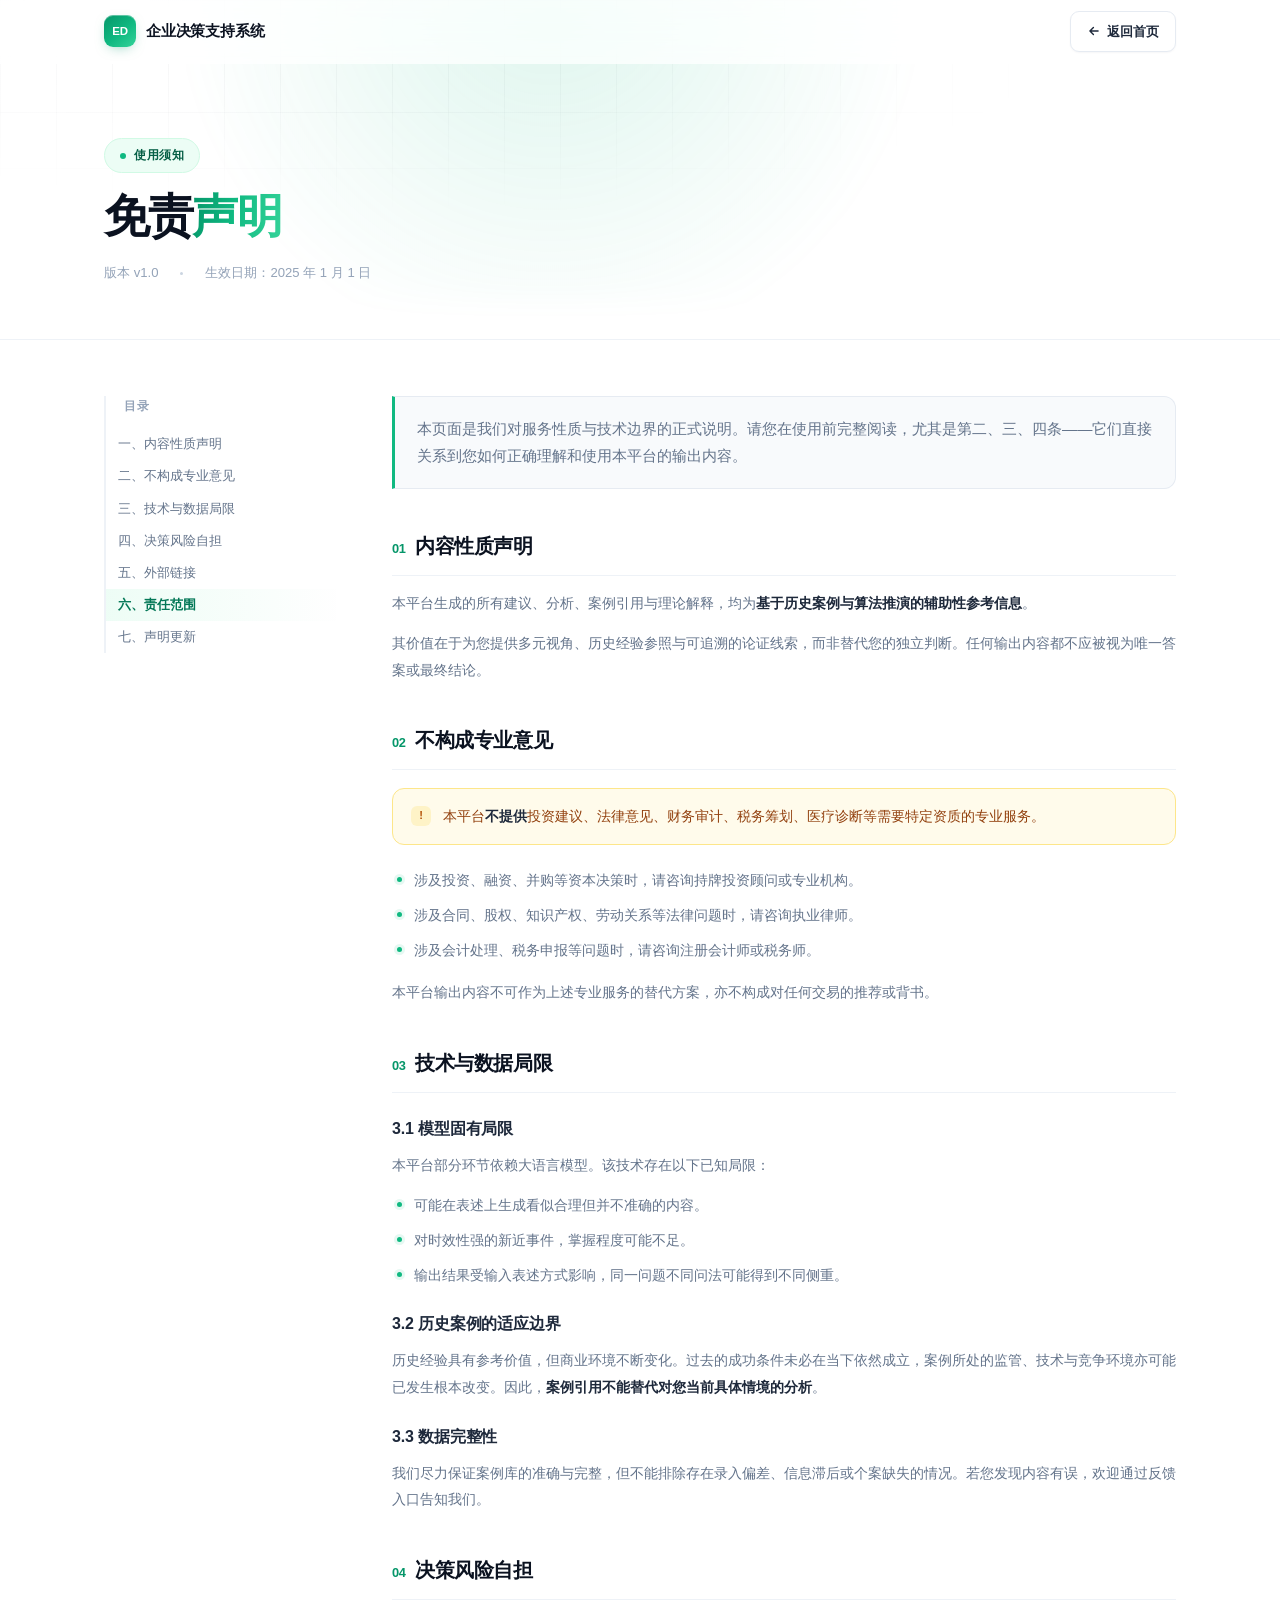
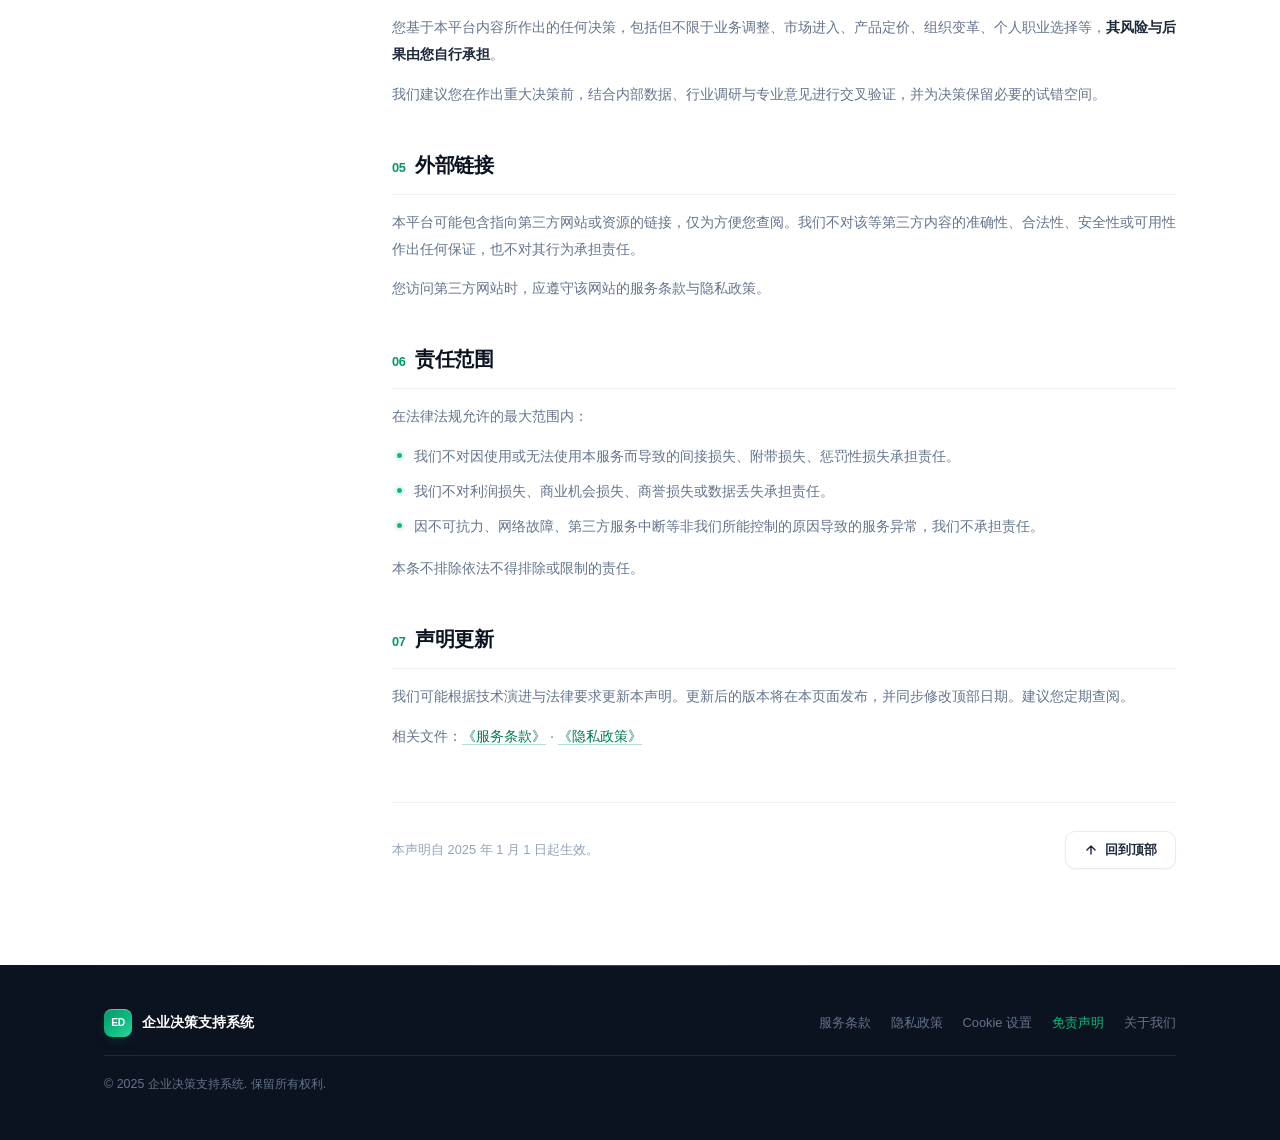
<file: frontend/disclaimer.html>
<!DOCTYPE html>
<html lang="zh-CN">
<head>
<meta charset="UTF-8">
<link rel="icon" href="data:image/svg+xml,<svg xmlns='http://www.w3.org/2000/svg' viewBox='0 0 32 32'><rect width='32' height='32' rx='9' fill='%23059669'/><text x='16' y='22' font-size='13' font-weight='bold' text-anchor='middle' fill='white'>ED</text></svg>">
<meta name="viewport" content="width=device-width, initial-scale=1.0">
<title>免责声明 · 企业决策支持系统</title>
<meta name="description" content="企业决策支持系统免责声明，说明生成内容的性质、技术局限、专业建议边界与责任范围。">
<link rel="stylesheet" href="./legal.css">
</head>
<body>

<div class="progress-bar" id="progressBar"></div>

<header id="header">
    <div class="nav-inner">
        <a href="./index.html" class="logo">
            <div class="logo-mark">ED</div>
            <span class="logo-text">企业决策支持系统</span>
        </a>
        <div class="nav-actions">
            <a href="./index.html" class="btn-back">
                <svg width="14" height="14" viewBox="0 0 24 24" fill="none" stroke="currentColor" stroke-width="2.4" stroke-linecap="round" stroke-linejoin="round"><path d="M19 12H5M11 18l-6-6 6-6"/></svg>
                返回首页
            </a>
        </div>
    </div>
</header>

<section class="doc-hero">
    <div class="container">
        <div class="doc-eyebrow reveal">使用须知</div>
        <h1 class="reveal">免责<span class="grad">声明</span></h1>
        <p class="doc-meta reveal">
            <span>版本 v1.0</span>
            <span class="dot"></span>
            <span>生效日期：2025 年 1 月 1 日</span>
        </p>
    </div>
</section>

<div class="container">
    <div class="doc-wrap">

        <nav class="toc" id="toc">
            <div class="toc-title">目录</div>
            <a href="#s1">一、内容性质声明</a>
            <a href="#s2">二、不构成专业意见</a>
            <a href="#s3">三、技术与数据局限</a>
            <a href="#s4">四、决策风险自担</a>
            <a href="#s5">五、外部链接</a>
            <a href="#s6">六、责任范围</a>
            <a href="#s7">七、声明更新</a>
        </nav>

        <main class="doc-body">

            <div class="doc-intro reveal">
                本页面是我们对服务性质与技术边界的正式说明。请您在使用前完整阅读，尤其是第二、三、四条——它们直接关系到您如何正确理解和使用本平台的输出内容。
            </div>

            <section id="s1" class="reveal">
                <h2><span class="idx">01</span>内容性质声明</h2>
                <p>本平台生成的所有建议、分析、案例引用与理论解释，均为<strong>基于历史案例与算法推演的辅助性参考信息</strong>。</p>
                <p>其价值在于为您提供多元视角、历史经验参照与可追溯的论证线索，而非替代您的独立判断。任何输出内容都不应被视为唯一答案或最终结论。</p>
            </section>

            <section id="s2" class="reveal">
                <h2><span class="idx">02</span>不构成专业意见</h2>
                <div class="note warn">
                    <div class="ico">!</div>
                    <div>本平台<strong>不提供</strong>投资建议、法律意见、财务审计、税务筹划、医疗诊断等需要特定资质的专业服务。</div>
                </div>
                <ul>
                    <li>涉及投资、融资、并购等资本决策时，请咨询持牌投资顾问或专业机构。</li>
                    <li>涉及合同、股权、知识产权、劳动关系等法律问题时，请咨询执业律师。</li>
                    <li>涉及会计处理、税务申报等问题时，请咨询注册会计师或税务师。</li>
                </ul>
                <p>本平台输出内容不可作为上述专业服务的替代方案，亦不构成对任何交易的推荐或背书。</p>
            </section>

            <section id="s3" class="reveal">
                <h2><span class="idx">03</span>技术与数据局限</h2>
                <h3>3.1 模型固有局限</h3>
                <p>本平台部分环节依赖大语言模型。该技术存在以下已知局限：</p>
                <ul>
                    <li>可能在表述上生成看似合理但并不准确的内容。</li>
                    <li>对时效性强的新近事件，掌握程度可能不足。</li>
                    <li>输出结果受输入表述方式影响，同一问题不同问法可能得到不同侧重。</li>
                </ul>
                <h3>3.2 历史案例的适应边界</h3>
                <p>历史经验具有参考价值，但商业环境不断变化。过去的成功条件未必在当下依然成立，案例所处的监管、技术与竞争环境亦可能已发生根本改变。因此，<strong>案例引用不能替代对您当前具体情境的分析</strong>。</p>
                <h3>3.3 数据完整性</h3>
                <p>我们尽力保证案例库的准确与完整，但不能排除存在录入偏差、信息滞后或个案缺失的情况。若您发现内容有误，欢迎通过反馈入口告知我们。</p>
            </section>

            <section id="s4" class="reveal">
                <h2><span class="idx">04</span>决策风险自担</h2>
                <p>您基于本平台内容所作出的任何决策，包括但不限于业务调整、市场进入、产品定价、组织变革、个人职业选择等，<strong>其风险与后果由您自行承担</strong>。</p>
                <p>我们建议您在作出重大决策前，结合内部数据、行业调研与专业意见进行交叉验证，并为决策保留必要的试错空间。</p>
            </section>

            <section id="s5" class="reveal">
                <h2><span class="idx">05</span>外部链接</h2>
                <p>本平台可能包含指向第三方网站或资源的链接，仅为方便您查阅。我们不对该等第三方内容的准确性、合法性、安全性或可用性作出任何保证，也不对其行为承担责任。</p>
                <p>您访问第三方网站时，应遵守该网站的服务条款与隐私政策。</p>
            </section>

            <section id="s6" class="reveal">
                <h2><span class="idx">06</span>责任范围</h2>
                <p>在法律法规允许的最大范围内：</p>
                <ul>
                    <li>我们不对因使用或无法使用本服务而导致的间接损失、附带损失、惩罚性损失承担责任。</li>
                    <li>我们不对利润损失、商业机会损失、商誉损失或数据丢失承担责任。</li>
                    <li>因不可抗力、网络故障、第三方服务中断等非我们所能控制的原因导致的服务异常，我们不承担责任。</li>
                </ul>
                <p>本条不排除依法不得排除或限制的责任。</p>
            </section>

            <section id="s7" class="reveal">
                <h2><span class="idx">07</span>声明更新</h2>
                <p>我们可能根据技术演进与法律要求更新本声明。更新后的版本将在本页面发布，并同步修改顶部日期。建议您定期查阅。</p>
                <p>相关文件：<a class="link" href="./terms.html">《服务条款》</a> · <a class="link" href="./privacy.html">《隐私政策》</a></p>
            </section>

            <div class="doc-foot">
                <p>本声明自 2025 年 1 月 1 日起生效。</p>
                <button class="btn-top" id="backTop">
                    <svg width="14" height="14" viewBox="0 0 24 24" fill="none" stroke="currentColor" stroke-width="2.4" stroke-linecap="round" stroke-linejoin="round"><path d="M12 19V5M5 12l7-7 7 7"/></svg>
                    回到顶部
                </button>
            </div>

        </main>
    </div>
</div>

<footer>
    <div class="container">
        <div class="foot-inner">
            <a href="./index.html" class="foot-brand">
                <div class="logo-mark">ED</div>
                <span>企业决策支持系统</span>
            </a>
            <div class="foot-links">
                <a href="./terms.html">服务条款</a>
                <a href="./privacy.html">隐私政策</a>
                <a href="./cookie.html">Cookie 设置</a>
                <a href="./disclaimer.html" class="current">免责声明</a>
                <a href="./about.html">关于我们</a>
            </div>
        </div>
        <div class="foot-inner" style="margin-top:18px;">
            <p class="foot-copy">&copy; 2025 企业决策支持系统. 保留所有权利.</p>
        </div>
    </div>
</footer>

<script>
    const header = document.getElementById('header');
    const bar = document.getElementById('progressBar');
    const onScroll = () => {
        header.classList.toggle('scrolled', window.scrollY > 8);
        const h = document.documentElement.scrollHeight - window.innerHeight;
        bar.style.width = (h > 0 ? (window.scrollY / h) * 100 : 0) + '%';
    };
    window.addEventListener('scroll', onScroll, { passive: true });
    onScroll();

    document.getElementById('backTop').addEventListener('click', () => {
        window.scrollTo({ top: 0, behavior: 'smooth' });
    });

    const io = new IntersectionObserver((entries) => {
        entries.forEach(e => {
            if (e.isIntersecting) { e.target.classList.add('in'); io.unobserve(e.target); }
        });
    }, { threshold: .08, rootMargin: '0px 0px -40px' });
    document.querySelectorAll('.reveal').forEach(el => io.observe(el));

    const tocLinks = Array.from(document.querySelectorAll('#toc a'));
    const sections = tocLinks.map(a => document.querySelector(a.getAttribute('href'))).filter(Boolean);
    const spy = new IntersectionObserver((entries) => {
        entries.forEach(e => {
            if (e.isIntersecting) {
                tocLinks.forEach(a => a.classList.toggle('active', a.getAttribute('href') === '#' + e.target.id));
            }
        });
    }, { rootMargin: '-88px 0px -70% 0px' });
    sections.forEach(s => spy.observe(s));
</script>
</body>
</html>
</file>
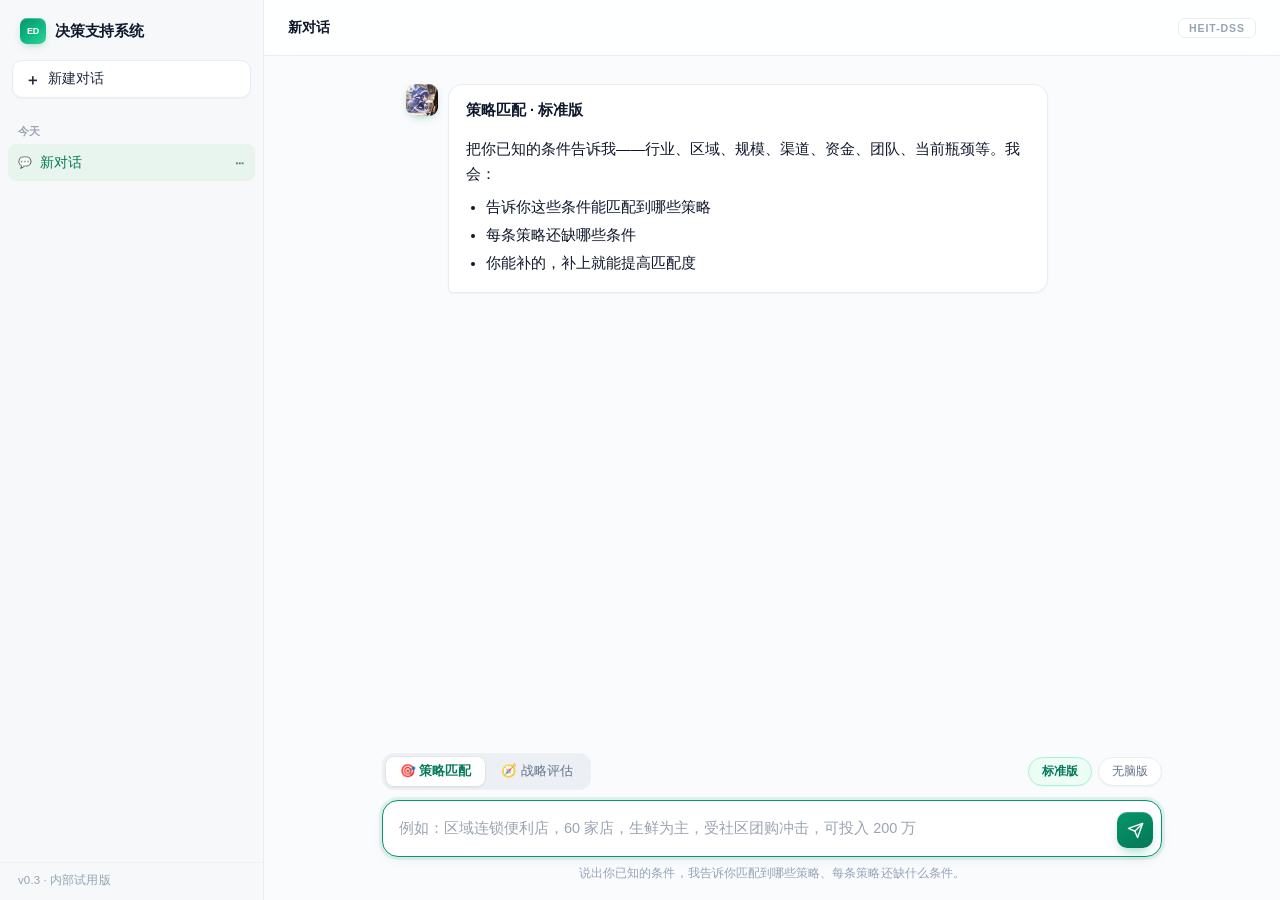
<file: frontend/function.html>
<!DOCTYPE html>
<html lang="zh-CN">
<head>
<meta charset="UTF-8">
<link rel="icon" href="data:image/svg+xml,<svg xmlns='http://www.w3.org/2000/svg' viewBox='0 0 32 32'><rect width='32' height='32' rx='9' fill='%23059669'/><text x='16' y='22' font-size='13' font-weight='bold' text-anchor='middle' fill='white'>ED</text></svg>">
<meta name="viewport" content="width=device-width, initial-scale=1.0">
<title>企业决策支持系统</title>
<style>
  * { box-sizing: border-box; margin: 0; padding: 0; }

  :root {
    --ink: #0f172a;
    --ink-2: #1e293b;
    --ink-3: #64748b;
    --ink-4: #94a3b8;

    --bg: #fafbfc;
    --sidebar: #f7f8fa;
    --card: #ffffff;

    --line: #e8edf3;
    --line-2: #eef2f7;

    --brand: #059669;
    --brand-dark: #047857;
    --brand-light: #10b981;
    --brand-bg: #ecfdf5;

    --text: var(--ink);
    --text-light: var(--ink-3);
    --accent: var(--brand);
    --accent-hover: var(--brand-dark);
    --user-bubble: #1e293b;
    --bot-bubble: #ffffff;
    --border: var(--line);

    --shadow-sm: 0 1px 2px rgba(15,23,42,.04);
    --shadow-md: 0 4px 16px -4px rgba(15,23,42,.08);
    --shadow-lg: 0 12px 32px -12px rgba(15,23,42,.16);
    --ease: cubic-bezier(.2,.7,.3,1);
  }

  body {
    font-family: -apple-system, BlinkMacSystemFont, "Inter", "Segoe UI", "PingFang SC", "Microsoft YaHei", sans-serif;
    background: var(--bg);
    color: var(--text);
    height: 100vh;
    display: flex;
    overflow: hidden;
    -webkit-font-smoothing: antialiased;
    text-rendering: optimizeLegibility;
  }

  ::selection { background: rgba(5,150,105,.16); }

  /* ---------- 侧边栏 ---------- */
  #sidebar {
    width: 264px;
    background: var(--sidebar);
    border-right: 1px solid var(--line);
    display: flex;
    flex-direction: column;
    flex-shrink: 0;
  }

  #sidebarTop {
    flex-shrink: 0;
    padding: 16px 12px 8px;
  }

  #logo {
    display: flex;
    align-items: center;
    gap: 9px;
    padding: 2px 8px 16px;
    font-size: 14.5px;
    font-weight: 650;
    letter-spacing: -.012em;
    color: var(--ink);
  }
  #logo .dot {
    width: 26px; height: 26px;
    border-radius: 7px;
    background: linear-gradient(140deg, #059669 0%, #10b981 55%, #34d399 100%);
    display: grid; place-items: center;
    color: #fff;
    font-size: .56rem;
    font-weight: 800;
    letter-spacing: -.02em;
    flex-shrink: 0;
    box-shadow: 0 3px 10px -4px rgba(5,150,105,.55), inset 0 1px 0 rgba(255,255,255,.3);
  }

  .new-chat {
    display: flex;
    align-items: center;
    gap: 8px;
    padding: 9px 12px;
    border: 1px solid var(--line);
    border-radius: 10px;
    background: #fff;
    font-size: 13.5px;
    font-weight: 500;
    font-family: inherit;
    color: var(--ink-2);
    cursor: pointer;
    transition: background .16s var(--ease), border-color .16s var(--ease), color .16s var(--ease), box-shadow .16s var(--ease);
    width: 100%;
    text-align: left;
    box-shadow: var(--shadow-sm);
  }
  .new-chat:hover {
    background: var(--brand-bg);
    border-color: #a7f3d0;
    color: var(--brand-dark);
    box-shadow: 0 4px 12px -6px rgba(5,150,105,.3);
  }
  .new-chat .plus { font-size: 15px; line-height: 1; font-weight: 600; }

  #historyScroll {
    flex: 1;
    min-height: 0;
    overflow-y: auto;
    padding: 4px 8px 8px;
    scrollbar-width: thin;
    scrollbar-color: #d5dae1 transparent;
  }
  #historyScroll::-webkit-scrollbar { width: 6px; }
  #historyScroll::-webkit-scrollbar-thumb { background: #d5dae1; border-radius: 3px; }
  #historyScroll::-webkit-scrollbar-thumb:hover { background: #b8c0ca; }

  .nav-label {
    font-size: 11px;
    color: #9aa4b2;
    padding: 14px 10px 5px;
    font-weight: 600;
    letter-spacing: .04em;
    user-select: none;
  }
  #historyScroll > .nav-label:first-child { padding-top: 8px; }

  .hist-item {
    display: flex;
    align-items: center;
    gap: 8px;
    padding: 8px 6px 8px 10px;
    border-radius: 8px;
    font-size: 13.5px;
    color: #334155;
    cursor: pointer;
    position: relative;
    transition: background .13s var(--ease), color .13s var(--ease);
  }
  .hist-item:hover { background: #eceff4; }
  .hist-item.active {
    background: #e8f5ef;
    color: var(--brand-dark);
    font-weight: 500;
  }

  .hist-icon {
    font-size: 11px;
    line-height: 1;
    flex-shrink: 0;
    opacity: .85;
    width: 14px;
    text-align: center;
  }

  .hist-item .t {
    flex: 1;
    overflow: hidden;
    text-overflow: ellipsis;
    white-space: nowrap;
    min-width: 0;
  }

  .hist-more {
    border: none;
    background: transparent;
    cursor: pointer;
    font-size: 15px;
    line-height: 1;
    color: var(--ink-3);
    padding: 3px 5px;
    border-radius: 5px;
    opacity: 0;
    flex-shrink: 0;
    font-family: inherit;
    transition: opacity .13s var(--ease), background .13s var(--ease), color .13s var(--ease);
  }
  .hist-item:hover .hist-more,
  .hist-item.active .hist-more { opacity: 1; }
  .hist-more:hover { background: #dfe4ea; color: var(--ink); }

  /* 就地重命名 */
  .hist-item.editing {
    padding: 4px 6px;
    background: #fff;
    box-shadow: inset 0 0 0 1px var(--line), var(--shadow-sm);
  }
  .hist-rename {
    flex: 1;
    min-width: 0;
    width: 100%;
    border: 1px solid var(--brand);
    border-radius: 6px;
    padding: 4px 7px;
    font-size: 13.5px;
    font-family: inherit;
    outline: none;
    background: #fff;
    color: var(--text);
    box-shadow: 0 0 0 3px rgba(5,150,105,.1);
  }

  .empty-hist {
    font-size: 12px;
    color: var(--ink-4);
    padding: 12px 10px;
    text-align: center;
  }

  #sidebar-footer {
    flex-shrink: 0;
    font-size: 11.5px;
    color: var(--ink-4);
    padding: 10px 18px 12px;
    border-top: 1px solid var(--line-2);
    letter-spacing: .01em;
  }

  /* ---------- 右键菜单 ---------- */
  .ctx-menu {
    position: fixed;
    z-index: 1000;
    min-width: 138px;
    background: #fff;
    border: 1px solid var(--line);
    border-radius: 12px;
    box-shadow: var(--shadow-lg), 0 0 0 1px rgba(15,23,42,.02);
    padding: 5px;
    display: flex;
    flex-direction: column;
    gap: 1px;
    animation: ctxIn .16s var(--ease) both;
  }
  @keyframes ctxIn {
    from { opacity: 0; transform: translateY(-4px) scale(.98); }
    to { opacity: 1; transform: none; }
  }
  .ctx-menu[hidden] { display: none; }
  .ctx-menu button {
    display: flex;
    align-items: center;
    gap: 9px;
    border: none;
    background: transparent;
    padding: 8px 10px;
    border-radius: 8px;
    font-size: 13px;
    font-family: inherit;
    color: var(--ink-2);
    cursor: pointer;
    text-align: left;
    width: 100%;
    transition: background .12s var(--ease), color .12s var(--ease);
  }
  .ctx-menu button:hover { background: #f1f4f8; }
  .ctx-menu .ico { font-size: 12px; width: 16px; text-align: center; flex-shrink: 0; opacity: .85; }
  .ctx-menu button[data-act="delete"] { color: #dc2626; }
  .ctx-menu button[data-act="delete"]:hover { background: #fef2f2; }

  /* ---------- 主区域 ---------- */
  #main {
    flex: 1;
    display: flex;
    flex-direction: column;
    min-width: 0;
  }

  #topbar {
    height: 56px;
    display: flex;
    align-items: center;
    justify-content: space-between;
    padding: 0 24px;
    border-bottom: 1px solid var(--line);
    background: rgba(255,255,255,.82);
    backdrop-filter: saturate(180%) blur(14px);
    -webkit-backdrop-filter: saturate(180%) blur(14px);
    font-size: 14px;
    color: var(--ink-3);
    flex-shrink: 0;
    z-index: 10;
  }
  #topbar .title {
    font-weight: 600;
    color: var(--ink);
    letter-spacing: -.012em;
    overflow: hidden;
    text-overflow: ellipsis;
    white-space: nowrap;
    max-width: 70%;
  }
  #topbar .brand {
    font-size: 10.5px;
    letter-spacing: .09em;
    font-weight: 600;
    color: var(--ink-4);
    padding: 3px 10px;
    border: 1px solid var(--line);
    border-radius: 6px;
    background: #fff;
  }

  #chat {
    flex: 1;
    overflow-y: auto;
    padding: 28px 0 8px;
    scrollbar-width: thin;
    scrollbar-color: #d5dae1 transparent;
  }
  #chat::-webkit-scrollbar { width: 8px; }
  #chat::-webkit-scrollbar-thumb { background: #d5dae1; border-radius: 4px; }
  #chat::-webkit-scrollbar-thumb:hover { background: #b8c0ca; }

  .inner {
    max-width: 780px;
    margin: 0 auto;
    padding: 0 24px;
  }

  .msg {
    margin-bottom: 22px;
    display: flex;
    gap: 10px;
    animation: msgIn .34s var(--ease) both;
  }
  @keyframes msgIn {
    from { opacity: 0; transform: translateY(6px); }
    to { opacity: 1; transform: none; }
  }

  .msg.user { justify-content: flex-end; }
  .msg .col {
    max-width: 82%;
    display: flex;
    flex-direction: column;
    gap: 8px;
    min-width: 0;
  }
  .msg.user .col { align-items: flex-end; }

  .avatar {
    width: 32px; height: 32px;
    border-radius: 9px;
    flex-shrink: 0;
    display: flex;
    align-items: center;
    justify-content: center;
    font-size: 12px;
    font-weight: 700;
    letter-spacing: -.01em;
    color: #fff;
  }

  /* AI 头像：使用同目录下的 头像.jpg */
  .avatar.bot {
    background-color: #059669;
    background-image: url("头像.jpg");
    background-size: cover;
    background-position: center;
    background-repeat: no-repeat;
    box-shadow: 0 3px 10px -4px rgba(5,150,105,.5), inset 0 1px 0 rgba(255,255,255,.28);
  }

  .avatar.user {
    background: linear-gradient(140deg, #475569, #334155);
    box-shadow: 0 3px 10px -4px rgba(15,23,42,.35);
  }

  .bubble {
    padding: 13px 17px;
    border-radius: 14px;
    line-height: 1.72;
    font-size: 14.5px;
    word-break: break-word;
    width: 100%;
  }
  .msg.user .bubble {
    background: var(--user-bubble);
    color: #fff;
    border-bottom-right-radius: 5px;
    box-shadow: 0 6px 18px -8px rgba(15,23,42,.4);
  }
  .msg.bot .bubble {
    background: var(--bot-bubble);
    color: var(--ink);
    border: 1px solid var(--line);
    border-bottom-left-radius: 5px;
    box-shadow: var(--shadow-sm);
  }
  .bubble.error {
    background: #fef2f2;
    border-color: #fecaca;
    color: #b91c1c;
    box-shadow: none;
  }

  /* 富文本渲染 */
  .bubble p { margin: 0 0 8px; }
  .bubble p:last-child { margin-bottom: 0; }
  .bubble ul { margin: 4px 0 10px; padding-left: 20px; }
  .bubble ul:last-child { margin-bottom: 0; }
  .bubble li { margin: 3px 0; }
  .bubble strong { font-weight: 650; }
  .bubble code {
    background: #f1f5f9;
    padding: 1px 6px;
    border-radius: 5px;
    font-size: 12.5px;
    font-family: "SF Mono", "Menlo", "Consolas", monospace;
  }
  .msg.user .bubble code { background: rgba(255,255,255,.16); }
  .md-h { font-weight: 650; margin: 4px 0 8px; letter-spacing: -.008em; }
  .md-h:first-child { margin-top: 0; }
  .md-gap { height: 6px; }

  /* 打字光标 */
  .typing::after {
    content: "▍";
    animation: blink 1s step-end infinite;
    color: var(--brand);
    margin-left: 2px;
  }
  @keyframes blink { 50% { opacity: 0; } }

  /* 建议追问 */
  .suggests { display: flex; flex-wrap: wrap; gap: 8px; }
  .suggests button {
    border: 1px solid var(--line);
    background: #fff;
    color: var(--brand-dark);
    padding: 6px 13px;
    border-radius: 999px;
    font-size: 12.5px;
    font-weight: 500;
    font-family: inherit;
    cursor: pointer;
    transition: all .16s var(--ease);
    box-shadow: var(--shadow-sm);
  }
  .suggests button:hover {
    background: var(--brand-bg);
    border-color: #a7f3d0;
    color: var(--brand-dark);
    transform: translateY(-1px);
    box-shadow: 0 6px 14px -8px rgba(5,150,105,.4);
  }

  /* ---------- 输入栏 ---------- */
  #inputBar {
    padding: 14px 24px 18px;
    background: var(--bg);
    flex-shrink: 0;
  }

  #modeBar {
    max-width: 780px;
    margin: 0 auto 10px;
    display: flex;
    align-items: center;
    justify-content: space-between;
    gap: 10px;
    flex-wrap: wrap;
  }

  .mode-switch {
    display: flex;
    gap: 2px;
    background: #eceff4;
    padding: 3px;
    border-radius: 11px;
    border: 1px solid var(--line-2);
  }
  .mode-switch button {
    border: none;
    background: transparent;
    padding: 6px 14px;
    font-size: 12.5px;
    font-weight: 500;
    font-family: inherit;
    border-radius: 8px;
    cursor: pointer;
    color: var(--ink-3);
    transition: all .16s var(--ease);
    white-space: nowrap;
  }
  .mode-switch button:hover { color: var(--ink); }
  .mode-switch button.active {
    background: #fff;
    color: var(--brand-dark);
    font-weight: 600;
    box-shadow: 0 1px 3px rgba(15,23,42,.08), 0 0 0 1px rgba(15,23,42,.02);
  }

  .sub-switch { display: flex; gap: 6px; }
  .sub-switch button {
    border: 1px solid var(--line);
    background: #fff;
    padding: 5px 13px;
    font-size: 12px;
    font-weight: 500;
    font-family: inherit;
    border-radius: 999px;
    cursor: pointer;
    color: var(--ink-3);
    transition: all .16s var(--ease);
    box-shadow: var(--shadow-sm);
  }
  .sub-switch button:hover { border-color: #c7d2fe; color: var(--ink-2); }
  .sub-switch button.active {
    border-color: #a7f3d0;
    color: var(--brand-dark);
    background: var(--brand-bg);
    font-weight: 600;
  }

  #inputWrap {
    max-width: 780px;
    margin: 0 auto;
    background: var(--card);
    border: 1px solid var(--line);
    border-radius: 16px;
    padding: 8px 8px 8px 16px;
    display: flex;
    align-items: flex-end;
    gap: 8px;
    transition: border-color .18s var(--ease), box-shadow .18s var(--ease);
    box-shadow: var(--shadow-sm);
  }
  #inputWrap:focus-within {
    border-color: var(--brand);
    box-shadow: 0 0 0 3px rgba(5,150,105,.1), var(--shadow-md);
  }

  textarea {
    flex: 1;
    resize: none;
    border: none;
    outline: none;
    font-size: 14.5px;
    font-family: inherit;
    line-height: 1.6;
    padding: 8px 0;
    max-height: 160px;
    background: transparent;
    color: var(--text);
    caret-color: var(--brand);
  }
  textarea::placeholder { color: #9aa4b2; }

  #sendBtn {
    width: 36px; height: 36px;
    border-radius: 10px;
    border: none;
    background: linear-gradient(150deg, #059669, #047857);
    color: #fff;
    cursor: pointer;
    display: flex;
    align-items: center;
    justify-content: center;
    transition: all .18s var(--ease);
    flex-shrink: 0;
    box-shadow: 0 6px 14px -6px rgba(5,150,105,.6), inset 0 1px 0 rgba(255,255,255,.2);
  }
  #sendBtn:hover {
    background: linear-gradient(150deg, #10b981, #059669);
    transform: translateY(-1px);
    box-shadow: 0 10px 20px -8px rgba(5,150,105,.65), inset 0 1px 0 rgba(255,255,255,.24);
  }
  #sendBtn:active { transform: translateY(0); }
  #sendBtn:disabled {
    background: #d1e8dd;
    cursor: not-allowed;
    box-shadow: none;
    transform: none;
  }
  #sendBtn svg { width: 17px; height: 17px; }

  .hint {
    max-width: 780px;
    margin: 9px auto 0;
    font-size: 11.5px;
    color: var(--ink-4);
    text-align: center;
    min-height: 16px;
    letter-spacing: .005em;
  }

  @media (max-width: 720px) {
    #sidebar { display: none; }
    .msg .col { max-width: 88%; }
    #inputBar { padding: 10px 14px 16px; }
    .inner { padding: 0 14px; }
    #topbar { padding: 0 16px; }
  }
</style>
</head>
<body>

<!-- 侧边栏 -->
<aside id="sidebar">
  <div id="sidebarTop">
    <div id="logo">
      <div class="dot">ED</div>
      <span>决策支持系统</span>
    </div>
    <button class="new-chat" onclick="newChat()">
      <span class="plus">＋</span> 新建对话
    </button>
  </div>

  <div id="historyScroll">
    <div id="historyList"></div>
  </div>

  <div id="sidebar-footer">v0.3 · 内部试用版</div>
</aside>

<!-- 会话操作菜单 -->
<div id="ctxMenu" class="ctx-menu" hidden>
  <button data-act="rename"><span class="ico">✏️</span><span class="label">重命名</span></button>
  <button data-act="pin"><span class="ico">📌</span><span class="label">置顶</span></button>
  <button data-act="delete"><span class="ico">🗑️</span><span class="label">删除</span></button>
</div>

<!-- 主区域 -->
<div id="main">
  <div id="topbar">
    <span class="title" id="topTitle">新对话</span>
    <span class="brand">HEIT-DSS</span>
  </div>

  <div id="chat">
    <div class="inner" id="chatInner"></div>
  </div>

  <div id="inputBar">
    <div id="modeBar">
      <div class="mode-switch" id="modeSwitch">
        <button data-mode="match">🎯 策略匹配</button>
        <button data-mode="evaluate">🧭 战略评估</button>
      </div>
      <div class="sub-switch" id="subSwitch">
        <button data-sub="standard">标准版</button>
        <button data-sub="auto">无脑版</button>
      </div>
    </div>

    <div id="inputWrap">
      <textarea id="userInput" rows="1"></textarea>
      <button id="sendBtn" onclick="send()" title="发送">
        <svg viewBox="0 0 24 24" fill="none" stroke="currentColor" stroke-width="2"
             stroke-linecap="round" stroke-linejoin="round">
          <line x1="22" y1="2" x2="11" y2="13"></line>
          <polygon points="22 2 15 22 11 13 2 9 22 2"></polygon>
        </svg>
      </button>
    </div>

    <div class="hint" id="modeHint"></div>
  </div>
</div>

<script>
/* =========================================================
 * 配置
 * =======================================================*/
const API_URL = "/api/analyze";      // 后端接口
const STORE_KEY = "heit-dss-v3";      // 本地存储键

/* =========================================================
 * 状态
 * =======================================================*/
const state = {
  convos: [],
  currentId: null,
  mode: "match",
  sub: "standard"
};

let busy = false;
let renamingId = null;
let ctxTargetId = null;

/* =========================================================
 * DOM
 * =======================================================*/
const chatInner  = document.getElementById("chatInner");
const chatEl     = document.getElementById("chat");
const input      = document.getElementById("userInput");
const btn        = document.getElementById("sendBtn");
const historyList= document.getElementById("historyList");
const topTitle   = document.getElementById("topTitle");
const modeSwitch = document.getElementById("modeSwitch");
const subSwitch  = document.getElementById("subSwitch");
const modeHint   = document.getElementById("modeHint");
const ctxMenu    = document.getElementById("ctxMenu");

/* =========================================================
 * 文案
 * =======================================================*/
const HINTS = {
  "match:standard": "说出你已知的条件，我告诉你匹配到哪些策略、每条策略还缺什么条件。",
  "match:auto":     "信息不全也没关系，我先联网检索补齐条件，再请你确认或更正。",
  "evaluate":       "描述你想采用的战略，我找历史相似策略并做条件比对。"
};

const PLACEHOLDERS = {
  "match:standard": "例如：区域连锁便利店，60 家店，生鲜为主，受社区团购冲击，可投入 200 万",
  "match:auto":     "随便说说你的企业或问题，信息不全没关系",
  "evaluate":       "例如：我打算把门店改成「前置仓 + 即时配送」，投入 500 万，这套战略能用吗？"
};

function greeting(mode, sub) {
  if (mode === "evaluate") {
    return "**战略评估模式**\n\n"
         + "请描述你想采用的战略（目标、动作、投入）。我会：\n"
         + "- 检索历史相似策略\n"
         + "- 用条件库比对你的实际处境\n"
         + "- 告诉你这套战略能不能用、关键缺口在哪";
  }
  if (sub === "auto") {
    return "**策略匹配 · 无脑版**\n\n"
         + "你只要把企业或问题说出来就行，信息不全没关系。我会：\n"
         + "- 联网检索补齐行业与情境条件\n"
         + "- 列出需要你 **更正 / 确认** 的条件\n"
         + "- 条件齐了再去匹配策略库";
  }
  return "**策略匹配 · 标准版**\n\n"
       + "把你已知的条件告诉我——行业、区域、规模、渠道、资金、团队、当前瓶颈等。我会：\n"
       + "- 告诉你这些条件能匹配到哪些策略\n"
       + "- 每条策略还缺哪些条件\n"
       + "- 你能补的，补上就能提高匹配度";
}

/* =========================================================
 * 工具
 * =======================================================*/
const uid = () => Date.now().toString(36) + Math.random().toString(36).slice(2, 7);
const DAY = 86400000;

function modeKey() {
  return state.mode === "evaluate" ? "evaluate" : "match:" + state.sub;
}

function currentConvo() {
  return state.convos.find(c => c.id === state.currentId) || null;
}

function ensureConvo() {
  let c = currentConvo();
  if (!c) { newChat(true); c = currentConvo(); }
  return c;
}

function save() {
  try {
    localStorage.setItem(STORE_KEY, JSON.stringify({
      convos: state.convos,
      currentId: state.currentId
    }));
  } catch (e) { /* 忽略存储异常 */ }
}

function scrollBottom() {
  chatEl.scrollTop = chatEl.scrollHeight;
}

/* =========================================================
 * 轻量 Markdown → HTML
 * =======================================================*/
function mdToHtml(text) {
  const esc = t => t.replace(/&/g, "&amp;").replace(/</g, "&lt;").replace(/>/g, "&gt;");
  const inline = t => esc(t)
    .replace(/\*\*(.+?)\*\*/g, "<strong>$1</strong>")
    .replace(/`(.+?)`/g, "<code>$1</code>");

  const out = [];
  let list = null;
  const flush = () => {
    if (list) { out.push("<ul>" + list.join("") + "</ul>"); list = null; }
  };

  for (const raw of String(text).split("\n")) {
    const line = raw.replace(/\s+$/, "");

    const h = line.match(/^#{1,4}\s+(.*)$/);
    if (h) { flush(); out.push('<div class="md-h">' + inline(h[1]) + "</div>"); continue; }

    const li = line.match(/^\s*[-*•]\s+(.*)$/) || line.match(/^\s*\d+[.)、]\s*(.*)$/);
    if (li) { (list = list || []).push("<li>" + inline(li[1]) + "</li>"); continue; }

    if (!line.trim()) { flush(); out.push('<div class="md-gap"></div>'); continue; }

    flush();
    out.push("<p>" + inline(line) + "</p>");
  }
  flush();
  return out.join("");
}

/* =========================================================
 * 侧边栏分组
 * =======================================================*/
const GROUPS = [
  { key: "pinned",    label: "置顶" },
  { key: "today",     label: "今天" },
  { key: "yesterday", label: "昨天" },
  { key: "week",      label: "7 天内" },
  { key: "month",     label: "30 天内" },
  { key: "earlier",   label: "更早" }
];

function tsOf(c) {
  return c.updatedAt || (c.messages && c.messages.length ? c.messages[c.messages.length - 1].ts : 0) || 0;
}

function groupConvos() {
  const now = new Date();
  const startOfToday = new Date(now.getFullYear(), now.getMonth(), now.getDate()).getTime();

  const b = { pinned: [], today: [], yesterday: [], week: [], month: [], earlier: [] };

  for (const c of state.convos) {
    if (c.pinned) { b.pinned.push(c); continue; }
    const t = tsOf(c);
    if (t >= startOfToday)                 b.today.push(c);
    else if (t >= startOfToday - DAY)      b.yesterday.push(c);
    else if (t >= startOfToday - 7 * DAY)  b.week.push(c);
    else if (t >= startOfToday - 30 * DAY) b.month.push(c);
    else                                   b.earlier.push(c);
  }

  b.pinned.sort((a, z) => (z.pinnedAt || 0) - (a.pinnedAt || 0));
  ["today", "yesterday", "week", "month", "earlier"].forEach(k =>
    b[k].sort((a, z) => tsOf(z) - tsOf(a))
  );

  return b;
}

/* =========================================================
 * 渲染
 * =======================================================*/
function renderAll() {
  renderHistory();
  renderModeBar();
  renderChat();
}

function renderModeBar() {
  [...modeSwitch.children].forEach(b =>
    b.classList.toggle("active", b.dataset.mode === state.mode)
  );
  subSwitch.style.display = state.mode === "match" ? "flex" : "none";
  [...subSwitch.children].forEach(b =>
    b.classList.toggle("active", b.dataset.sub === state.sub)
  );

  const k = modeKey();
  modeHint.textContent = HINTS[k] || "";
  input.placeholder = PLACEHOLDERS[k] || "";
}

function renderHistory() {
  historyList.innerHTML = "";

  if (!state.convos.length) {
    historyList.innerHTML = '<div class="empty-hist">暂无记录</div>';
    return;
  }

  const buckets = groupConvos();

  for (const g of GROUPS) {
    const arr = buckets[g.key];
    if (!arr.length) continue;

    const label = document.createElement("div");
    label.className = "nav-label";
    label.textContent = g.label;
    historyList.appendChild(label);

    for (const c of arr) historyList.appendChild(buildHistItem(c));
  }
}

function buildHistItem(c) {
  const el = document.createElement("div");
  el.className = "hist-item"
    + (c.id === state.currentId ? " active" : "")
    + (renamingId === c.id ? " editing" : "");

  /* ---- 重命名编辑态 ---- */
  if (renamingId === c.id) {
    const inp = document.createElement("input");
    inp.className = "hist-rename";
    inp.value = c.title || "新对话";
    inp.maxLength = 60;

    let canceled = false;

    inp.addEventListener("click", e => e.stopPropagation());
    inp.addEventListener("mousedown", e => e.stopPropagation());

    inp.addEventListener("keydown", e => {
      e.stopPropagation();
      if (e.key === "Enter") { e.preventDefault(); inp.blur(); }
      else if (e.key === "Escape") { e.preventDefault(); canceled = true; inp.blur(); }
    });

    inp.addEventListener("blur", () => {
      if (renamingId !== c.id) return;
      const val = inp.value.trim();
      renamingId = null;
      if (!canceled && val) {
        c.title = val;
        if (c.id === state.currentId) topTitle.textContent = val;
        save();
      }
      renderHistory();
    });

    el.appendChild(inp);
    return el;
  }

  /* ---- 普通态 ---- */
  const icon = document.createElement("span");
  icon.className = "hist-icon";
  icon.textContent = c.pinned ? "📌" : "💬";

  const t = document.createElement("span");
  t.className = "t";
  t.textContent = c.title || "新对话";
  t.title = c.title || "";

  const more = document.createElement("button");
  more.className = "hist-more";
  more.type = "button";
  more.textContent = "⋯";
  more.title = "更多操作";
  more.addEventListener("click", e => {
    e.stopPropagation();
    if (renamingId) return;
    openMenu(c.id, more);
  });

  el.appendChild(icon);
  el.appendChild(t);
  el.appendChild(more);

  el.addEventListener("click", () => {
    if (renamingId) return;
    openConvo(c.id);
  });

  return el;
}

function renderChat() {
  const c = currentConvo();
  chatInner.innerHTML = "";
  topTitle.textContent = c ? (c.title || "新对话") : "新对话";
  if (!c) return;

  for (const m of c.messages) {
    appendBubble(m.role, m.content, { suggestions: m.suggestions });
  }
  scrollBottom();
}

/* =========================================================
 * 气泡
 * =======================================================*/
function appendBubble(role, content, opts = {}) {
  const wrap = document.createElement("div");
  wrap.className = "msg " + role;

  if (role === "bot") {
    const av = document.createElement("div");
    av.className = "avatar bot";
    // 使用图片头像，不再写入文字
    wrap.appendChild(av);
  }

  const col = document.createElement("div");
  col.className = "col";

  const bubble = document.createElement("div");
  bubble.className = "bubble" + (opts.typing ? " typing" : "");
  if (!opts.typing) bubble.innerHTML = mdToHtml(content);
  col.appendChild(bubble);

  if (opts.suggestions && opts.suggestions.length) {
    const sg = document.createElement("div");
    sg.className = "suggests";
    for (const s of opts.suggestions) {
      const b = document.createElement("button");
      b.textContent = s;
      b.onclick = () => { input.value = s; autoGrow(); input.focus(); };
      sg.appendChild(b);
    }
    col.appendChild(sg);
  }

  wrap.appendChild(col);

  if (role === "user") {
    const av = document.createElement("div");
    av.className = "avatar user";
    av.textContent = "我";
    wrap.appendChild(av);
  }

  chatInner.appendChild(wrap);
  scrollBottom();
  return bubble;
}

function appendError(text) {
  const wrap = document.createElement("div");
  wrap.className = "msg bot";

  const av = document.createElement("div");
  av.className = "avatar bot";
  // 使用图片头像，不再写入文字
  wrap.appendChild(av);

  const col = document.createElement("div");
  col.className = "col";

  const bubble = document.createElement("div");
  bubble.className = "bubble error";
  bubble.textContent = text;
  col.appendChild(bubble);

  wrap.appendChild(col);
  chatInner.appendChild(wrap);
  scrollBottom();
}

/* =========================================================
 * 会话操作
 * =======================================================*/
function newChat(silent) {
  closeMenu();
  renamingId = null;

  const c = {
    id: uid(),
    title: "新对话",
    pinned: false,
    pinnedAt: 0,
    mode: state.mode,
    sub: state.sub,
    messages: [{
      role: "bot",
      content: greeting(state.mode, state.sub),
      ts: Date.now()
    }],
    updatedAt: Date.now()
  };

  state.convos.unshift(c);
  state.currentId = c.id;
  save();

  if (!silent) {
    renderAll();
    input.value = "";
    autoGrow();
    input.focus();
  }
}

function openConvo(id) {
  const c = state.convos.find(x => x.id === id);
  if (!c) return;

  closeMenu();
  renamingId = null;

  state.currentId = id;
  state.mode = c.mode || "match";
  state.sub = c.sub || "standard";
  renderAll();
  save();
  input.focus();
}

function deleteConvo(id) {
  closeMenu();
  if (renamingId === id) renamingId = null;

  state.convos = state.convos.filter(c => c.id !== id);

  if (state.currentId === id) {
    state.currentId = null;
    if (state.convos.length) { openConvo(state.convos[0].id); return; }
    newChat();
    return;
  }
  renderHistory();
  save();
}

function togglePin(id) {
  const c = state.convos.find(x => x.id === id);
  if (!c) return;
  c.pinned = !c.pinned;
  c.pinnedAt = c.pinned ? Date.now() : 0;
  save();
  renderHistory();
}

function startRename(id) {
  const c = state.convos.find(x => x.id === id);
  if (!c) return;
  renamingId = id;
  renderHistory();

  const inp = historyList.querySelector(".hist-rename");
  if (inp) {
    inp.focus();
    inp.select();
    if (inp.scrollIntoView) inp.scrollIntoView({ block: "nearest" });
  }
}

/* =========================================================
 * 上下文菜单
 * =======================================================*/
function openMenu(id, anchor) {
  const c = state.convos.find(x => x.id === id);
  if (!c) return;

  ctxTargetId = id;

  const pinBtn = ctxMenu.querySelector('[data-act="pin"] .label');
  pinBtn.textContent = c.pinned ? "取消置顶" : "置顶";

  ctxMenu.hidden = false;

  const r  = anchor.getBoundingClientRect();
  const mw = ctxMenu.offsetWidth;
  const mh = ctxMenu.offsetHeight;

  let left = r.right + 6;
  if (left + mw > window.innerWidth - 8) left = Math.max(8, r.left - mw - 6);

  let top = r.top - 4;
  if (top + mh > window.innerHeight - 8) top = window.innerHeight - mh - 8;
  if (top < 8) top = 8;

  ctxMenu.style.left = left + "px";
  ctxMenu.style.top  = top + "px";
}

function closeMenu() {
  if (!ctxMenu.hidden) ctxMenu.hidden = true;
  ctxTargetId = null;
}

ctxMenu.addEventListener("click", e => {
  const b = e.target.closest("button[data-act]");
  if (!b) return;
  const id = ctxTargetId;
  closeMenu();
  if (!id) return;
  if (b.dataset.act === "rename") startRename(id);
  else if (b.dataset.act === "pin") togglePin(id);
  else if (b.dataset.act === "delete") deleteConvo(id);
});

document.addEventListener("click", e => {
  if (!ctxMenu.hidden && !ctxMenu.contains(e.target)) closeMenu();
});
window.addEventListener("resize", closeMenu);
chatEl.addEventListener("scroll", closeMenu);
document.getElementById("historyScroll").addEventListener("scroll", closeMenu);

/* =========================================================
 * 模式切换
 * =======================================================*/
function switchMode(mode) {
  if (state.mode === mode) return;
  state.mode = mode;

  const c = currentConvo();
  if (c) {
    c.mode = mode;
    if (c.messages.length === 1 && c.messages[0].role === "bot") {
      c.messages[0].content = greeting(mode, state.sub);
    }
    c.updatedAt = Date.now();
  }
  renderAll();
  save();
  input.focus();
}

function switchSub(sub) {
  if (state.sub === sub) return;
  state.sub = sub;

  const c = currentConvo();
  if (c) {
    c.sub = sub;
    if (c.messages.length === 1 && c.messages[0].role === "bot") {
      c.messages[0].content = greeting(state.mode, sub);
    }
    c.updatedAt = Date.now();
  }
  renderAll();
  save();
  input.focus();
}

/* =========================================================
 * 发送
 * =======================================================*/
function setBusy(v) {
  busy = v;
  btn.disabled = v;
}

async function send() {
  const text = input.value.trim();
  if (!text || busy) return;

  closeMenu();
  const c = ensureConvo();

  appendBubble("user", text);
  pushMessage(c, "user", text);

  if (!c.title || c.title === "新对话") {
    c.title = text.length > 18 ? text.slice(0, 18) + "…" : text;
    topTitle.textContent = c.title;
    renderHistory();
  }

  input.value = "";
  autoGrow();
  setBusy(true);

  const typing = appendBubble("bot", "", { typing: true });

  try {
    const res = await fetch(API_URL, {
      method: "POST",
      headers: { "Content-Type": "application/json" },
      body: JSON.stringify({
        message: text,
        mode: state.mode,
        sub_mode: state.mode === "match" ? state.sub : null,
        conversation_id: c.id,
        history: c.messages.slice(0, -1).map(m => ({
          role: m.role,
          content: m.content
        }))
      })
    });

    if (!res.ok) throw new Error("接口返回 " + res.status);

    const data = await res.json();
    const reply = data.reply ?? data.content ?? "（无返回内容）";

    typing.closest(".msg").remove();
    appendBubble("bot", reply, { suggestions: data.suggestions });
    pushMessage(c, "bot", reply, data.suggestions);

  } catch (err) {
    typing.closest(".msg").remove();
    appendError("请求失败：" + err.message + "（请确认后端 " + API_URL + " 已启动）");
  } finally {
    setBusy(false);
    input.focus();
    save();
  }
}

function pushMessage(c, role, content, suggestions) {
  c.messages.push({ role, content, suggestions, ts: Date.now() });
  c.updatedAt = Date.now();
  state.convos = [c, ...state.convos.filter(x => x.id !== c.id)];
  renderHistory();
  save();
}

/* =========================================================
 * 输入框
 * =======================================================*/
function autoGrow() {
  input.style.height = "auto";
  input.style.height = Math.min(input.scrollHeight, 160) + "px";
}

input.addEventListener("input", autoGrow);

input.addEventListener("keydown", e => {
  if (e.key === "Enter" && !e.shiftKey) {
    e.preventDefault();
    send();
  }
});

modeSwitch.addEventListener("click", e => {
  const b = e.target.closest("button[data-mode]");
  if (b) switchMode(b.dataset.mode);
});

subSwitch.addEventListener("click", e => {
  const b = e.target.closest("button[data-sub]");
  if (b) switchSub(b.dataset.sub);
});

/* =========================================================
 * 启动
 * =======================================================*/
(function init() {
  let saved = null;
  try {
    saved = JSON.parse(localStorage.getItem(STORE_KEY) || "null");
  } catch (e) { saved = null; }

  if (!saved) {
    try {
      const legacy = JSON.parse(localStorage.getItem("heit-dss-v2") || "null");
      if (legacy && Array.isArray(legacy.convos)) saved = legacy;
    } catch (e) { /* 忽略 */ }
  }

  if (saved && Array.isArray(saved.convos) && saved.convos.length) {
    state.convos = saved.convos.map(c => ({
      ...c,
      pinned: !!c.pinned,
      pinnedAt: c.pinnedAt || 0
    }));
    state.currentId = state.convos.some(c => c.id === saved.currentId)
      ? saved.currentId
      : state.convos[0].id;

    const c = currentConvo();
    state.mode = c.mode || "match";
    state.sub = c.sub || "standard";

    renderAll();
  } else {
    newChat(true);
    renderAll();
  }

  autoGrow();
  input.focus();
})();
</script>
</body>
</html>
</file>
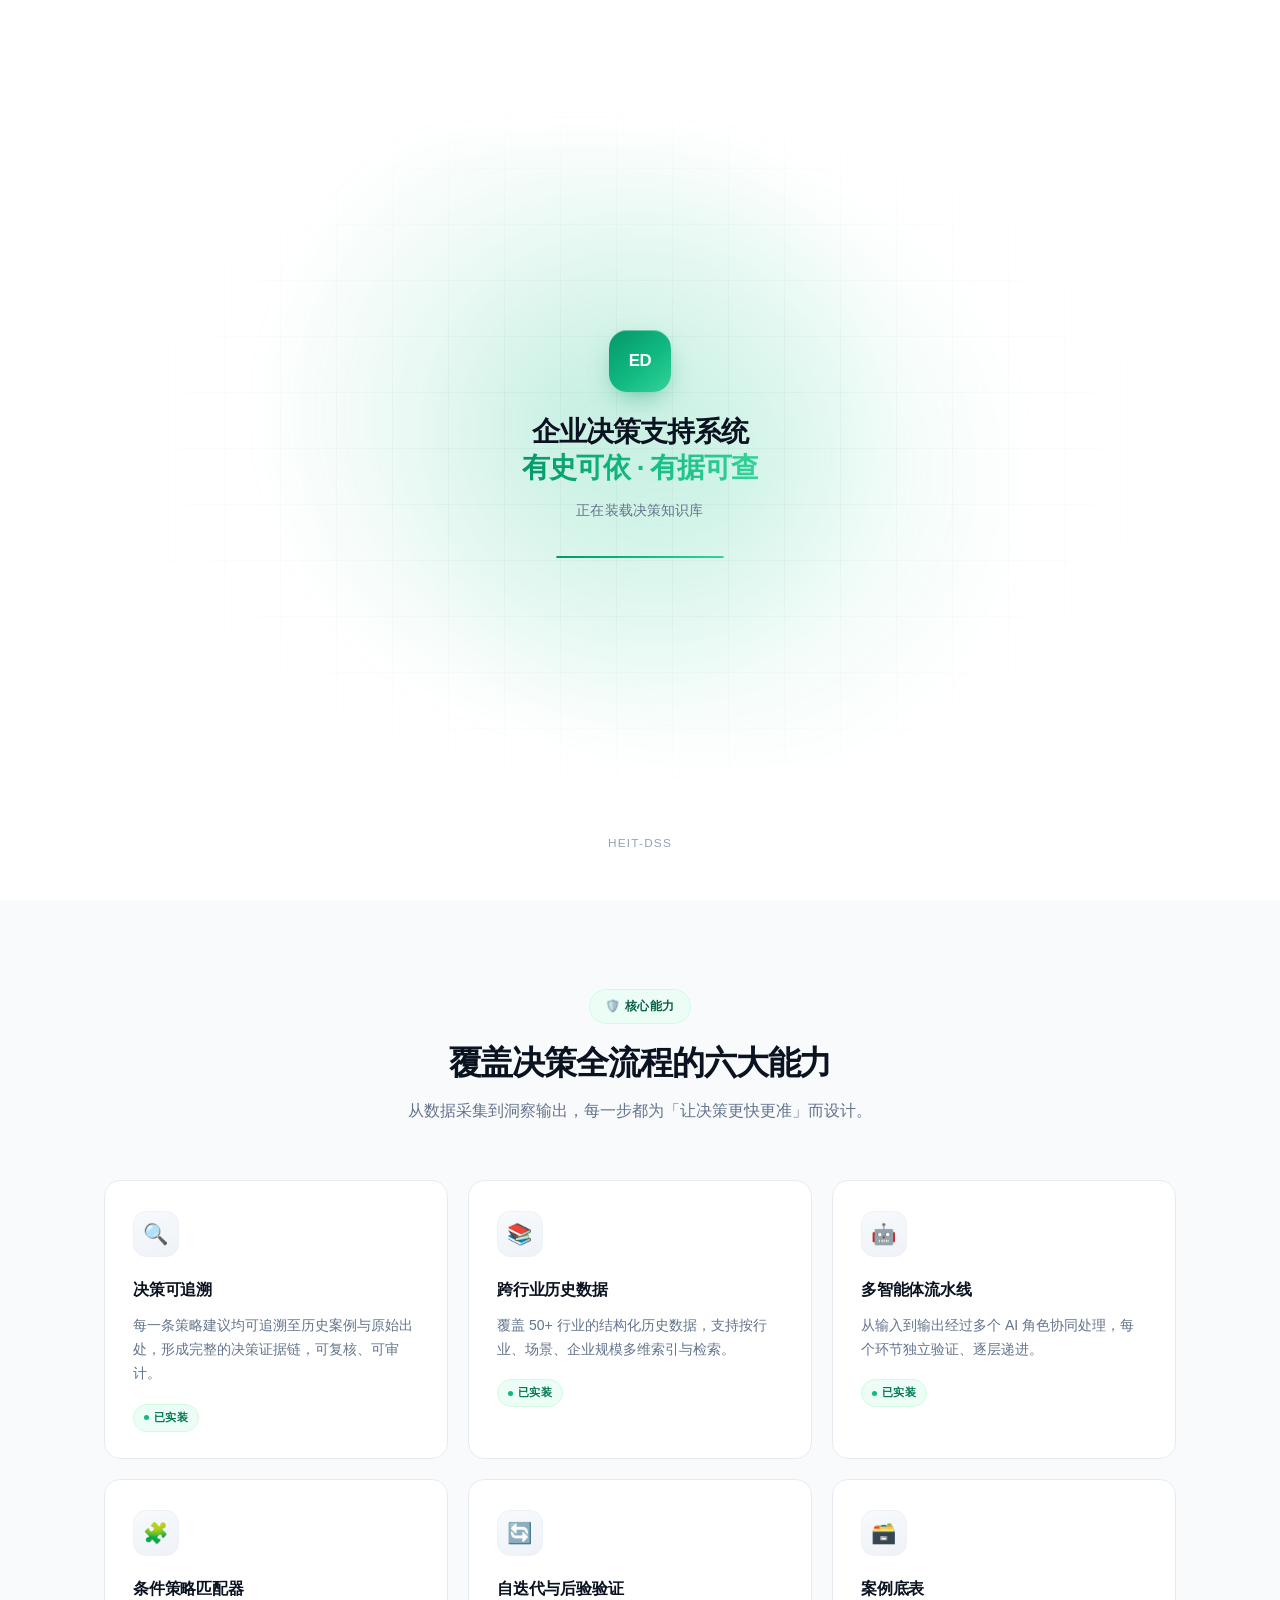
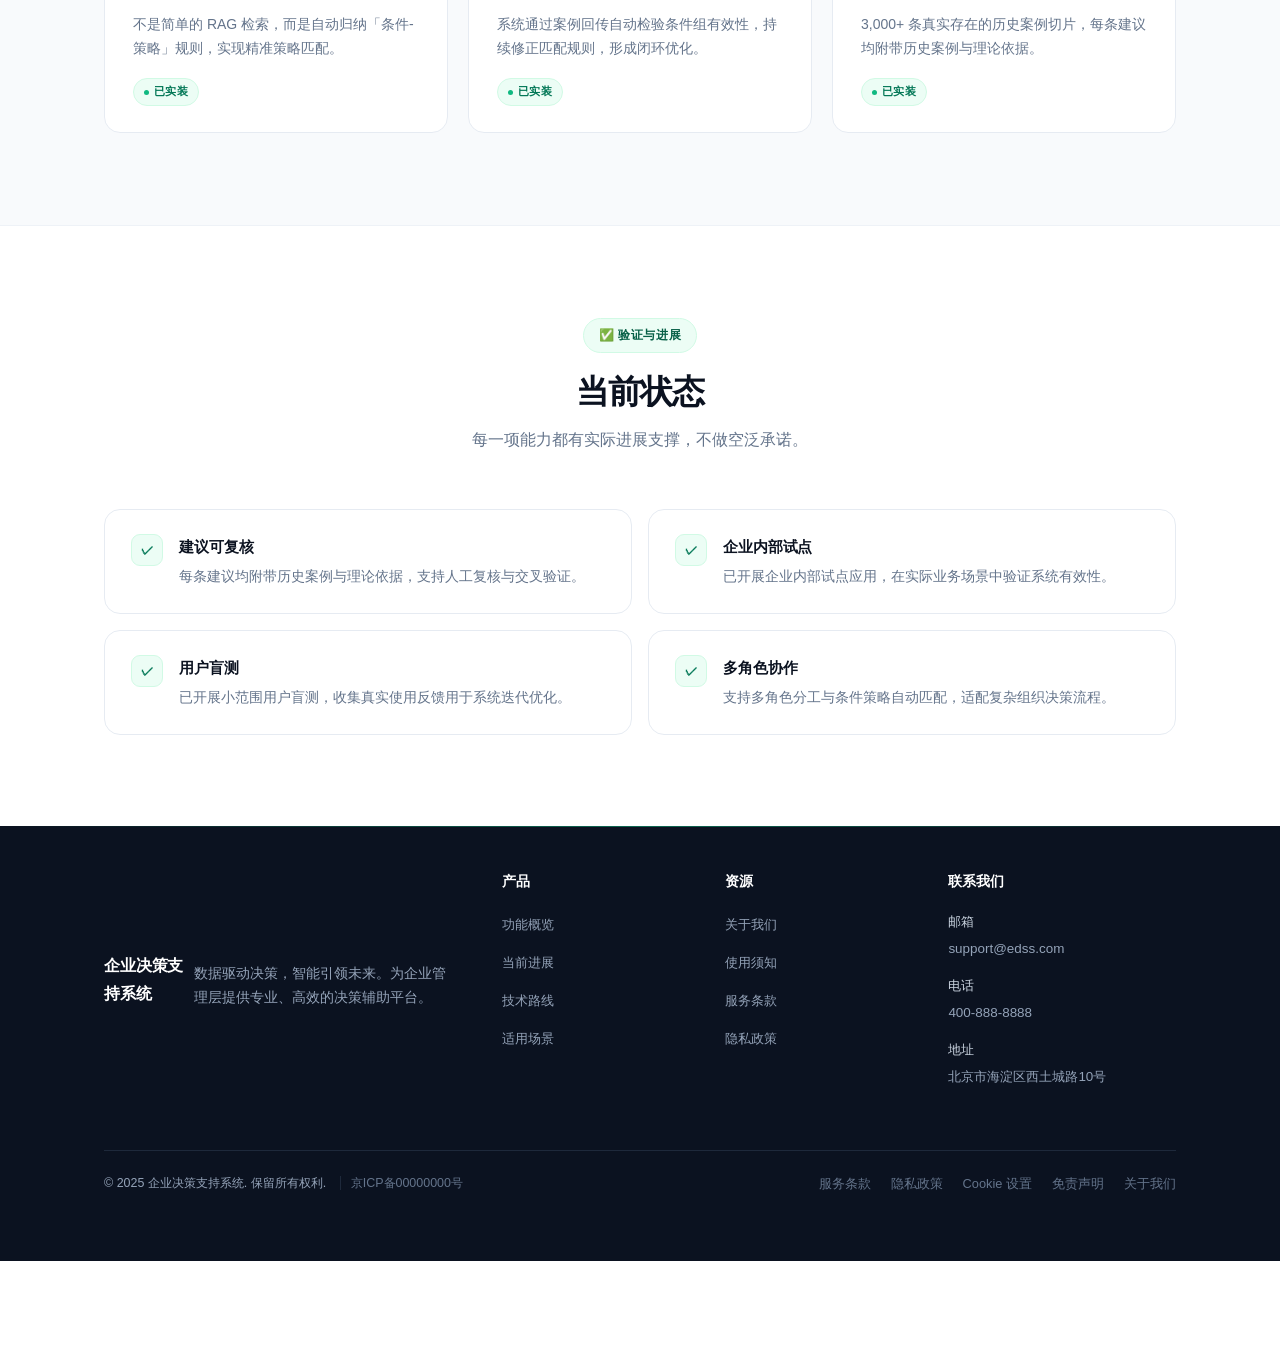
<file: frontend/index-standalone.html>
<!DOCTYPE html>
<html lang="zh-CN">
<head>
<meta charset="UTF-8">
<link rel="icon" href="data:image/svg+xml,<svg xmlns='http://www.w3.org/2000/svg' viewBox='0 0 32 32'><rect width='32' height='32' rx='9' fill='%23059669'/><text x='16' y='22' font-size='13' font-weight='bold' text-anchor='middle' fill='white'>ED</text></svg>">
<meta name="viewport" content="width=device-width, initial-scale=1.0">
<title>企业决策支持系统</title>
<style>
/* ==========================================================
   0. 单文件容器与路由
   ========================================================== */
.view[hidden] { display: none !important; }

/* ==========================================================
   1. 首页样式
   ========================================================== */
:root {
            --ink: #0b1220;
            --ink-2: #1e293b;
            --ink-3: #64748b;
            --ink-4: #94a3b8;
            --bg: #ffffff;
            --bg-2: #f8fafc;
            --bg-3: #f1f5f9;
            --line: #e6ebf2;
            --line-2: #eef2f7;
            --green: #059669;
            --green-2: #047857;
            --green-3: #10b981;
            --green-bg: #ecfdf5;
            --radius: 16px;
            --shadow-sm: 0 1px 2px rgba(15,23,42,.04);
            --shadow-md: 0 12px 32px -12px rgba(15,23,42,.14);
            --shadow-lg: 0 28px 64px -24px rgba(15,23,42,.28);
            --ease: cubic-bezier(.2,.7,.3,1);
        }

        * { margin: 0; padding: 0; box-sizing: border-box; }

        html { scroll-behavior: smooth; }

        body {
            font-family: -apple-system, BlinkMacSystemFont, 'Inter', 'Segoe UI', 'PingFang SC', 'Hiragino Sans GB', 'Microsoft YaHei', sans-serif;
            color: var(--ink);
            background: var(--bg);
            line-height: 1.65;
            -webkit-font-smoothing: antialiased;
            text-rendering: optimizeLegibility;
            overflow-x: hidden;
        }

        a { text-decoration: none; color: inherit; }
        button { font-family: inherit; }

        ::selection { background: rgba(5,150,105,.16); }

        .container {
            max-width: 1120px;
            margin: 0 auto;
            padding: 0 24px;
        }

        /* ---------- Header ---------- */
        header {
            position: fixed;
            inset: 0 0 auto 0;
            height: 64px;
            display: flex;
            align-items: center;
            background: rgba(255,255,255,.72);
            backdrop-filter: saturate(180%) blur(18px);
            -webkit-backdrop-filter: saturate(180%) blur(18px);
            border-bottom: 1px solid transparent;
            z-index: 100;
            transition: border-color .3s var(--ease), box-shadow .3s var(--ease), background .3s var(--ease);
        }
        header.scrolled {
            border-bottom-color: var(--line-2);
            box-shadow: 0 1px 2px rgba(15,23,42,.03), 0 8px 24px -20px rgba(15,23,42,.2);
            background: rgba(255,255,255,.86);
        }

        .nav-inner {
            width: 100%;
            max-width: 1120px;
            margin: 0 auto;
            padding: 0 24px;
            display: flex;
            align-items: center;
            justify-content: space-between;
        }

        .logo { display: flex; align-items: center; gap: 10px; }
        .logo-mark {
            width: 32px; height: 32px;
            border-radius: 9px;
            background: linear-gradient(140deg, #059669 0%, #10b981 55%, #34d399 100%);
            display: grid; place-items: center;
            color: #fff; font-size: .72rem; font-weight: 800;
            letter-spacing: -.03em;
            box-shadow: 0 4px 14px -6px rgba(5,150,105,.6), inset 0 1px 0 rgba(255,255,255,.35);
        }
        .logo-text { font-size: .92rem; font-weight: 650; letter-spacing: -.012em; }

        .btn-login {
            font-size: .85rem; font-weight: 600;
            color: #fff;
            background: var(--ink);
            padding: 8px 22px;
            border-radius: 9px;
            box-shadow: var(--shadow-sm);
            transition: transform .18s var(--ease), opacity .18s var(--ease), box-shadow .18s var(--ease);
        }
        .btn-login:hover {
            transform: translateY(-1px);
            opacity: .94;
            box-shadow: 0 8px 20px -10px rgba(15,23,42,.5);
        }

        /* ---------- Hero ---------- */
        .hero {
            position: relative;
            padding: 186px 0 104px;
            text-align: center;
            overflow: hidden;
            isolation: isolate;
        }

        /* 网格底纹 */
        .hero::before {
            content: '';
            position: absolute;
            inset: 0;
            background-image:
                linear-gradient(to right, rgba(15,23,42,.032) 1px, transparent 1px),
                linear-gradient(to bottom, rgba(15,23,42,.032) 1px, transparent 1px);
            background-size: 56px 56px;
            mask-image: radial-gradient(ellipse 78% 62% at 50% 22%, #000 32%, transparent 78%);
            -webkit-mask-image: radial-gradient(ellipse 78% 62% at 50% 22%, #000 32%, transparent 78%);
            z-index: -1;
        }

        /* 光晕 */
        .hero::after {
            content: '';
            position: absolute;
            top: -280px; left: 50%;
            transform: translateX(-50%);
            width: 900px; height: 620px;
            background:
                radial-gradient(circle at 34% 42%, rgba(16,185,129,.16), transparent 58%),
                radial-gradient(circle at 68% 50%, rgba(52,211,153,.13), transparent 56%);
            filter: blur(12px);
            z-index: -1;
            pointer-events: none;
        }

        .hero .container { position: relative; z-index: 2; }

        .hero-badge {
            display: inline-flex;
            align-items: center;
            gap: 8px;
            font-size: .78rem;
            font-weight: 600;
            color: #065f46;
            background: rgba(236,253,245,.9);
            border: 1px solid #d1fae5;
            padding: 6px 15px;
            border-radius: 100px;
            margin-bottom: 26px;
            box-shadow: 0 2px 10px -4px rgba(5,150,105,.24);
        }
        .hero-badge .pulse {
            width: 6px; height: 6px;
            border-radius: 50%;
            background: var(--green-3);
            box-shadow: 0 0 0 0 rgba(16,185,129,.6);
            animation: pulse 2.2s infinite;
        }
        @keyframes pulse {
            0%   { box-shadow: 0 0 0 0 rgba(16,185,129,.55); }
            70%  { box-shadow: 0 0 0 7px rgba(16,185,129,0); }
            100% { box-shadow: 0 0 0 0 rgba(16,185,129,0); }
        }

        .hero h1 {
            font-size: clamp(2.1rem, 4.8vw, 3.7rem);
            font-weight: 700;
            letter-spacing: -.04em;
            line-height: 1.1;
            margin-bottom: 22px;
        }
        .hero h1 .grad {
            background: linear-gradient(100deg, #059669 0%, #10b981 46%, #34d399 100%);
            -webkit-background-clip: text;
            background-clip: text;
            color: transparent;
        }

        .hero-sub {
            font-size: 1.05rem;
            color: var(--ink-3);
            max-width: 590px;
            margin: 0 auto 38px;
            line-height: 1.78;
        }

        .hero-cta {
            display: inline-flex;
            align-items: center;
            gap: 9px;
            background: linear-gradient(160deg, #059669 0%, #047857 100%);
            color: #fff;
            padding: 14px 36px;
            border-radius: 11px;
            font-size: .93rem;
            font-weight: 600;
            border: none;
            cursor: pointer;
            position: relative;
            box-shadow:
                0 1px 2px rgba(4,120,87,.3),
                0 14px 30px -12px rgba(5,150,105,.55),
                inset 0 1px 0 rgba(255,255,255,.22);
            transition: transform .2s var(--ease), box-shadow .2s var(--ease), background .2s var(--ease);
        }
        .hero-cta:hover {
            transform: translateY(-2px);
            background: linear-gradient(160deg, #10b981 0%, #059669 100%);
            box-shadow:
                0 2px 4px rgba(4,120,87,.3),
                0 20px 38px -14px rgba(5,150,105,.6),
                inset 0 1px 0 rgba(255,255,255,.28);
        }
        .hero-cta:active { transform: translateY(0); }
        .hero-cta svg { transition: transform .22s var(--ease); }
        .hero-cta:hover svg { transform: translateX(4px); }

        .hero-note {
            margin-top: 14px;
            font-size: .79rem;
            color: var(--ink-4);
            letter-spacing: .005em;
        }

        .hero-stats {
            margin-top: 62px;
            display: flex;
            justify-content: center;
            flex-wrap: wrap;
        }
        .hero-stat {
            padding: 0 38px;
            position: relative;
        }
        .hero-stat:not(:last-child)::after {
            content: '';
            position: absolute;
            right: 0; top: 50%;
            transform: translateY(-50%);
            width: 1px; height: 34px;
            background: linear-gradient(to bottom, transparent, var(--line), transparent);
        }
        .hero-stat .num {
            font-size: 1.55rem;
            font-weight: 700;
            color: var(--ink);
            letter-spacing: -.03em;
            line-height: 1.2;
            font-variant-numeric: tabular-nums;
        }
        .hero-stat .lab {
            font-size: .78rem;
            color: var(--ink-4);
            margin-top: 5px;
        }

        /* ---------- Section frame ---------- */
        section { padding: 92px 0; }
        .sec-light {
            background: var(--bg-2);
            border-top: 1px solid var(--line-2);
            border-bottom: 1px solid var(--line-2);
        }

        .sec-head { text-align: center; margin-bottom: 56px; }
        .sec-eyebrow {
            display: inline-flex;
            align-items: center;
            gap: 8px;
            font-size: .76rem;
            font-weight: 600;
            letter-spacing: .045em;
            color: #065f46;
            background: var(--green-bg);
            border: 1px solid #d1fae5;
            padding: 6px 15px;
            border-radius: 100px;
            margin-bottom: 18px;
        }
        .sec-title {
            font-size: clamp(1.5rem, 3vw, 2.08rem);
            font-weight: 700;
            letter-spacing: -.033em;
            line-height: 1.24;
        }
        .sec-desc {
            margin-top: 14px;
            font-size: .98rem;
            color: var(--ink-3);
            max-width: 580px;
            margin-left: auto;
            margin-right: auto;
            line-height: 1.72;
        }

        /* ---------- Capabilities ---------- */
        .cap-grid {
            display: grid;
            grid-template-columns: repeat(3, 1fr);
            gap: 20px;
        }
        .cap {
            background: var(--bg);
            border: 1px solid var(--line);
            border-radius: var(--radius);
            padding: 30px 28px 26px;
            position: relative;
            overflow: hidden;
            transition: transform .3s var(--ease), box-shadow .3s var(--ease), border-color .3s var(--ease);
        }
        .cap::before {
            content: '';
            position: absolute;
            inset: 0 0 auto 0;
            height: 2px;
            background: linear-gradient(90deg, transparent, var(--green-3), transparent);
            opacity: 0;
            transition: opacity .3s var(--ease);
        }
        .cap:hover {
            transform: translateY(-6px);
            border-color: #bbf7d0;
            box-shadow: 0 24px 48px -22px rgba(5,150,105,.34);
        }
        .cap:hover::before { opacity: 1; }

        .cap-icon {
            width: 46px; height: 46px;
            border-radius: 13px;
            background: linear-gradient(160deg, #f8fafc, #eef2f7);
            border: 1px solid var(--line-2);
            display: grid; place-items: center;
            font-size: 1.28rem;
            margin-bottom: 18px;
            transition: background .3s var(--ease), border-color .3s var(--ease), transform .3s var(--ease), box-shadow .3s var(--ease);
        }
        .cap:hover .cap-icon {
            background: linear-gradient(160deg, #ecfdf5, #d1fae5);
            border-color: #a7f3d0;
            transform: scale(1.06) rotate(-2deg);
            box-shadow: 0 8px 18px -10px rgba(5,150,105,.5);
        }

        .cap h3 {
            font-size: 1.02rem;
            font-weight: 650;
            letter-spacing: -.012em;
            margin-bottom: 9px;
        }
        .cap p {
            font-size: .875rem;
            color: var(--ink-3);
            line-height: 1.74;
        }
        .cap-tag {
            display: inline-flex;
            align-items: center;
            gap: 5px;
            margin-top: 18px;
            font-size: .71rem;
            font-weight: 600;
            letter-spacing: .03em;
            color: #047857;
            background: var(--green-bg);
            border: 1px solid #d1fae5;
            padding: 3px 10px;
            border-radius: 100px;
        }
        .cap-tag::before {
            content: '';
            width: 5px; height: 5px;
            border-radius: 50%;
            background: var(--green-3);
        }

        /* ---------- Evidence ---------- */
        .ev-grid {
            display: grid;
            grid-template-columns: repeat(2, 1fr);
            gap: 16px;
        }
        .ev {
            background: var(--bg);
            border: 1px solid var(--line);
            border-radius: var(--radius);
            padding: 24px 26px;
            display: flex;
            gap: 16px;
            align-items: flex-start;
            position: relative;
            transition: border-color .26s var(--ease), transform .26s var(--ease), box-shadow .26s var(--ease);
        }
        .ev:hover {
            border-color: #a7f3d0;
            transform: translateY(-3px);
            box-shadow: 0 18px 36px -20px rgba(5,150,105,.3);
        }
        .ev-icon {
            flex: none;
            width: 32px; height: 32px;
            border-radius: 9px;
            background: var(--green-bg);
            border: 1px solid #d1fae5;
            display: grid; place-items: center;
            font-size: .8rem;
            color: var(--green-2);
            font-weight: 700;
        }
        .ev h4 { font-size: .93rem; font-weight: 650; margin-bottom: 5px; letter-spacing: -.008em; }
        .ev p { font-size: .855rem; color: var(--ink-3); line-height: 1.72; }

        /* ---------- Footer ---------- */
        footer {
            background: #0b1220;
            color: #94a3b8;
            padding: 66px 0 0;
            position: relative;
        }
        footer::before {
            content: '';
            position: absolute;
            inset: 0 0 auto 0;
            height: 1px;
            background: linear-gradient(90deg, transparent, rgba(16,185,129,.5), transparent);
        }
        .foot-grid {
            display: grid;
            grid-template-columns: 2fr 1fr 1fr 1.3fr;
            gap: 48px;
            padding-bottom: 48px;
        }
        .foot-brand h3 {
            color: #fff;
            font-size: 1rem;
            font-weight: 650;
            margin-bottom: 12px;
            letter-spacing: -.01em;
        }
        .foot-brand p {
            font-size: .85rem;
            line-height: 1.74;
            max-width: 260px;
        }
        .foot-col h4 {
            color: #fff;
            font-size: .85rem;
            font-weight: 600;
            margin-bottom: 16px;
        }
        .foot-col ul { list-style: none; }
        .foot-col li { margin-bottom: 10px; }
        .foot-col a {
            font-size: .84rem;
            color: #94a3b8;
            transition: color .16s var(--ease), padding-left .16s var(--ease);
        }
        .foot-col a:hover { color: #fff; padding-left: 4px; }
        .foot-contact {
            font-size: .84rem;
            line-height: 1.9;
        }
        .foot-contact strong {
            display: block;
            color: #cbd5e1;
            font-weight: 500;
            font-size: .8rem;
            margin-bottom: 2px;
        }
        .foot-contact div { margin-bottom: 12px; }

        .foot-bottom {
            border-top: 1px solid #1e293b;
            padding: 22px 0;
            display: flex;
            justify-content: space-between;
            align-items: center;
            flex-wrap: wrap;
            gap: 14px;
        }
        .foot-bottom p { font-size: .78rem; }
        .foot-beian {
            margin-left: 10px;
            padding-left: 10px;
            border-left: 1px solid #1e293b;
            color: #64748b;
        }
        .foot-links { display: flex; gap: 22px; flex-wrap: wrap; }
        .foot-links a { font-size: .78rem; color: #64748b; transition: color .16s; }
        .foot-links a:hover { color: #cbd5e1; }

        /* ---------- Back to top ---------- */
        .totop {
            position: fixed;
            right: 26px; bottom: 26px;
            width: 44px; height: 44px;
            border-radius: 50%;
            background: linear-gradient(160deg, #059669, #047857);
            color: #fff;
            border: none;
            cursor: pointer;
            display: grid; place-items: center;
            opacity: 0;
            visibility: hidden;
            transform: translateY(12px) scale(.9);
            transition: opacity .3s var(--ease), transform .3s var(--ease), visibility .3s, box-shadow .3s;
            z-index: 99;
            box-shadow: 0 10px 26px -10px rgba(5,150,105,.7);
        }
        .totop.show { opacity: 1; visibility: visible; transform: none; }
        .totop:hover { transform: translateY(-2px); box-shadow: 0 14px 32px -10px rgba(5,150,105,.8); }

        /* ---------- Reveal ---------- */
        .reveal {
            opacity: 0;
            transform: translateY(24px);
            transition: opacity .8s var(--ease), transform .8s var(--ease);
            will-change: opacity, transform;
        }
        .reveal.in { opacity: 1; transform: none; }

        /* ---------- 体验版提示弹窗 ---------- */
        .modal-mask {
            position: fixed;
            inset: 0;
            background: rgba(8,15,28,.5);
            backdrop-filter: blur(8px) saturate(120%);
            -webkit-backdrop-filter: blur(8px) saturate(120%);
            display: grid;
            place-items: center;
            padding: 24px;
            z-index: 300;
            opacity: 0;
            visibility: hidden;
            transition: opacity .26s var(--ease), visibility .26s;
        }
        .modal-mask.show { opacity: 1; visibility: visible; }

        .modal {
            background: #fff;
            border-radius: 20px;
            width: 100%;
            max-width: 440px;
            padding: 0 30px 26px;
            box-shadow: 0 40px 90px -30px rgba(8,15,28,.55), 0 0 0 1px rgba(15,23,42,.04);
            transform: translateY(20px) scale(.96);
            transition: transform .32s var(--ease);
            text-align: center;
            position: relative;
            overflow: hidden;
        }
        .modal-mask.show .modal { transform: none; }

        .modal::before {
            content: '';
            position: absolute;
            inset: 0 0 auto 0;
            height: 3px;
            background: linear-gradient(90deg, #059669, #10b981, #34d399, #10b981, #059669);
            background-size: 200% 100%;
            animation: slide 4s linear infinite;
        }
        @keyframes slide {
            0%   { background-position: 0% 0; }
            100% { background-position: 200% 0; }
        }

        .modal-icon {
            width: 58px; height: 58px;
            margin: 30px auto 16px;
            border-radius: 17px;
            background: linear-gradient(150deg, #ecfdf5 0%, #d1fae5 100%);
            border: 1px solid #a7f3d0;
            display: grid; place-items: center;
            font-size: 1.6rem;
            box-shadow: 0 10px 24px -12px rgba(5,150,105,.5), inset 0 1px 0 rgba(255,255,255,.8);
        }

        .modal-tag {
            display: inline-flex;
            align-items: center;
            gap: 6px;
            font-size: .71rem;
            font-weight: 650;
            letter-spacing: .05em;
            color: #047857;
            background: var(--green-bg);
            border: 1px solid #d1fae5;
            padding: 3px 11px;
            border-radius: 100px;
            margin-bottom: 12px;
        }
        .modal-tag .dot {
            width: 5px; height: 5px;
            border-radius: 50%;
            background: var(--green-3);
        }

        .modal h3 {
            font-size: 1.2rem;
            font-weight: 700;
            letter-spacing: -.025em;
            margin-bottom: 12px;
            color: var(--ink);
        }
        .modal > p {
            font-size: .89rem;
            color: var(--ink-3);
            line-height: 1.74;
            margin-bottom: 4px;
        }
        .modal > p strong { color: var(--ink); font-weight: 650; }

        /* 弹窗内的对比说明 */
        .modal-compare {
            display: grid;
            gap: 8px;
            margin: 20px 0 22px;
            text-align: left;
        }
        .cmp-row {
            display: flex;
            align-items: flex-start;
            gap: 10px;
            padding: 11px 13px;
            border-radius: 11px;
            font-size: .82rem;
            line-height: 1.6;
            border: 1px solid var(--line);
            background: var(--bg-2);
        }
        .cmp-row .ico {
            flex: none;
            width: 20px; height: 20px;
            border-radius: 6px;
            display: grid; place-items: center;
            font-size: .68rem;
            font-weight: 700;
            margin-top: 1px;
        }
        .cmp-row.guest .ico { background: #fef3c7; color: #b45309; }
        .cmp-row.member {
            background: var(--green-bg);
            border-color: #d1fae5;
        }
        .cmp-row.member .ico { background: #d1fae5; color: #047857; }
        .cmp-row .txt { color: var(--ink-3); }
        .cmp-row .txt b { display: block; color: var(--ink); font-weight: 650; font-size: .83rem; margin-bottom: 1px; }

        .modal-actions { display: flex; gap: 10px; }
        .modal-actions button {
            flex: 1;
            padding: 12px 16px;
            border-radius: 11px;
            font-size: .885rem;
            font-weight: 600;
            cursor: pointer;
            transition: all .18s var(--ease);
            letter-spacing: -.005em;
        }
        .btn-ghost {
            background: #fff;
            border: 1px solid var(--line);
            color: var(--ink-2);
            box-shadow: var(--shadow-sm);
        }
        .btn-ghost:hover {
            background: var(--bg-3);
            border-color: #cbd5e1;
            transform: translateY(-1px);
        }
        .btn-primary {
            background: linear-gradient(160deg, #059669, #047857);
            border: 1px solid transparent;
            color: #fff;
            box-shadow: 0 10px 22px -10px rgba(5,150,105,.65), inset 0 1px 0 rgba(255,255,255,.2);
        }
        .btn-primary:hover {
            background: linear-gradient(160deg, #10b981, #059669);
            transform: translateY(-1px);
            box-shadow: 0 14px 28px -10px rgba(5,150,105,.7), inset 0 1px 0 rgba(255,255,255,.24);
        }
        .btn-primary:active, .btn-ghost:active { transform: translateY(0); }

        .modal-foot {
            margin-top: 16px;
            font-size: .74rem;
            color: var(--ink-4);
            letter-spacing: .005em;
        }

        /* ---------- Responsive ---------- */
        @media (max-width: 900px) {
            .cap-grid { grid-template-columns: repeat(2, 1fr); }
            .foot-grid { grid-template-columns: 1fr 1fr; }
        }
        @media (max-width: 640px) {
            .hero { padding: 148px 0 78px; }
            .hero-stat { padding: 0 20px; }
            .hero-stat .num { font-size: 1.35rem; }
            .cap-grid { grid-template-columns: 1fr; }
            .ev-grid { grid-template-columns: 1fr; }
            .foot-grid { grid-template-columns: 1fr; gap: 36px; }
            .hero-stats { gap: 16px 0; }
            .modal { padding: 0 22px 22px; }
            .modal-actions { flex-direction: column; }
            .modal-icon { margin-top: 26px; }
        }

/* ==========================================================
   2. 开场动画
   ========================================================== */
/* ============================================================
   开场动画 · 企业决策支持系统
   视觉语言沿用首页：品牌绿渐变 / 网格底纹 / 柔和光晕 / ED 标识
   ============================================================ */

#intro {
    position: fixed;
    inset: 0;
    z-index: 9999;
    display: grid;
    place-items: center;
    background: #fff;
    overflow: hidden;
    isolation: isolate;
}

/* 网格底纹（与首页 hero 同款） */
#intro::before {
    content: '';
    position: absolute;
    inset: 0;
    background-image:
        linear-gradient(to right, rgba(15, 23, 42, .035) 1px, transparent 1px),
        linear-gradient(to bottom, rgba(15, 23, 42, .035) 1px, transparent 1px);
    background-size: 56px 56px;
    mask-image: radial-gradient(ellipse 62% 58% at 50% 50%, #000 20%, transparent 72%);
    -webkit-mask-image: radial-gradient(ellipse 62% 58% at 50% 50%, #000 20%, transparent 72%);
    opacity: 0;
    animation: intro-grid-in .9s var(--ease, cubic-bezier(.2, .7, .3, 1)) .05s forwards;
    z-index: -1;
}

/* 光晕 */
#intro::after {
    content: '';
    position: absolute;
    top: 50%; left: 50%;
    width: 760px; height: 620px;
    transform: translate(-50%, -50%) scale(.7);
    background:
        radial-gradient(circle at 42% 44%, rgba(16, 185, 129, .18), transparent 58%),
        radial-gradient(circle at 60% 54%, rgba(52, 211, 153, .14), transparent 56%);
    filter: blur(16px);
    opacity: 0;
    animation: intro-glow-in 1.4s var(--ease, cubic-bezier(.2, .7, .3, 1)) .1s forwards;
    pointer-events: none;
    z-index: -1;
}

@keyframes intro-grid-in {
    to { opacity: 1; }
}

@keyframes intro-glow-in {
    to { opacity: 1; transform: translate(-50%, -50%) scale(1); }
}

.intro-inner {
    text-align: center;
    padding: 0 24px;
    transform: translateY(-6px);
}

/* 标志 */
.intro-mark {
    width: 62px; height: 62px;
    margin: 0 auto 22px;
    border-radius: 18px;
    background: linear-gradient(140deg, #059669 0%, #10b981 55%, #34d399 100%);
    display: grid; place-items: center;
    color: #fff;
    font-size: 1.05rem;
    font-weight: 800;
    letter-spacing: -.03em;
    box-shadow:
        0 10px 28px -10px rgba(5, 150, 105, .7),
        inset 0 1px 0 rgba(255, 255, 255, .38);
    position: relative;
    opacity: 0;
    transform: scale(.7) translateY(14px);
    animation: intro-mark-in .78s cubic-bezier(.22, 1.2, .36, 1) .12s forwards;
}

/* 标志外圈扩散 */
.intro-mark::after {
    content: '';
    position: absolute;
    inset: -1px;
    border-radius: inherit;
    border: 1px solid rgba(16, 185, 129, .55);
    opacity: 0;
    animation: intro-ring 1.5s var(--ease, cubic-bezier(.2, .7, .3, 1)) .5s forwards;
}

@keyframes intro-mark-in {
    to { opacity: 1; transform: none; }
}

@keyframes intro-ring {
    0%   { opacity: .7; transform: scale(1); }
    100% { opacity: 0; transform: scale(2.05); }
}

/* 标题 */
.intro-title {
    font-size: clamp(1.28rem, 3.4vw, 1.72rem);
    font-weight: 700;
    letter-spacing: -.035em;
    color: #0b1220;
    line-height: 1.3;
    opacity: 0;
    transform: translateY(12px);
    animation: intro-fade-up .8s var(--ease, cubic-bezier(.2, .7, .3, 1)) .34s forwards;
}

.intro-title .grad {
    background: linear-gradient(100deg, #059669 0%, #10b981 46%, #34d399 100%);
    -webkit-background-clip: text;
    background-clip: text;
    color: transparent;
}

/* 副标题 */
.intro-sub {
    margin-top: 12px;
    font-size: .875rem;
    color: #64748b;
    letter-spacing: .01em;
    opacity: 0;
    transform: translateY(10px);
    animation: intro-fade-up .8s var(--ease, cubic-bezier(.2, .7, .3, 1)) .48s forwards;
}

@keyframes intro-fade-up {
    to { opacity: 1; transform: none; }
}

/* 进度条 */
.intro-bar {
    width: 168px;
    height: 2px;
    margin: 34px auto 0;
    border-radius: 100px;
    background: #e6ebf2;
    overflow: hidden;
    opacity: 0;
    animation: intro-fade-up .6s var(--ease, cubic-bezier(.2, .7, .3, 1)) .6s forwards;
}

.intro-bar span {
    display: block;
    height: 100%;
    width: 0%;
    border-radius: inherit;
    background: linear-gradient(90deg, #059669, #10b981, #34d399);
    animation: intro-progress 1.15s cubic-bezier(.5, .05, .3, 1) .68s forwards;
}

@keyframes intro-progress {
    0%   { width: 0%; }
    42%  { width: 58%; }
    100% { width: 100%; }
}

/* 底部标语 */
.intro-foot {
    position: absolute;
    left: 0; right: 0;
    bottom: 46px;
    text-align: center;
    font-size: .74rem;
    letter-spacing: .1em;
    color: #94a3b8;
    text-transform: uppercase;
    opacity: 0;
    animation: intro-fade-up .8s var(--ease, cubic-bezier(.2, .7, .3, 1)) .86s forwards;
}

/* ---------- 退场 ---------- */
#intro.done .intro-inner {
    opacity: 0;
    transform: translateY(-14px) scale(.985);
    transition: opacity .46s var(--ease, cubic-bezier(.2, .7, .3, 1)), transform .46s var(--ease, cubic-bezier(.2, .7, .3, 1));
}

#intro.done .intro-foot {
    opacity: 0;
    transition: opacity .3s var(--ease, cubic-bezier(.2, .7, .3, 1));
}

/* 上幕布 */
#intro.done {
    clip-path: inset(0 0 0 0);
    animation: intro-lift .82s cubic-bezier(.6, .01, .24, 1) .34s forwards;
}

@keyframes intro-lift {
    0%   { clip-path: inset(0 0 0 0); }
    100% { clip-path: inset(0 0 100% 0); }
}

/* 完成后彻底移出文档流 */
#intro.gone {
    display: none;
}

/* ---------- 首屏内容延迟入场（与幕布上移衔接） ---------- */
body.intro-lock {
    overflow: hidden;
}

body.intro-lock header,
body.intro-lock .hero .container,
body.intro-lock main {
    opacity: 0;
    transform: translateY(16px);
}

body.intro-play header,
body.intro-play .hero .container,
body.intro-play main {
    opacity: 1;
    transform: none;
    transition: opacity .78s var(--ease, cubic-bezier(.2, .7, .3, 1)) .1s, transform .78s var(--ease, cubic-bezier(.2, .7, .3, 1)) .1s;
}

/* 首屏内的 reveal 元素，在开场结束后重新触发 */
body.intro-play .hero .reveal {
    opacity: 1;
    transform: none;
}

/* 减少动效偏好：直接跳过 */
@media (prefers-reduced-motion: reduce) {
    #intro { display: none !important; }
    body.intro-lock header,
    body.intro-lock .hero .container,
    body.intro-lock main { opacity: 1; transform: none; }
}

@media (max-width: 640px) {
    .intro-mark { width: 54px; height: 54px; border-radius: 16px; font-size: .95rem; margin-bottom: 18px; }
    .intro-foot { bottom: 32px; font-size: .68rem; letter-spacing: .08em; }
    .intro-bar { margin-top: 28px; }
}


/* ==========================================================
   3. 条款页共享样式
   ========================================================== */
/* ============================================================
   企业决策支持系统 · 条款类页面共享样式
   与 index.html 保持同一设计语言：品牌绿 / 白底 / 圆角 / 柔和阴影
   ============================================================ */

:root {
    --ink: #0b1220;
    --ink-2: #1e293b;
    --ink-3: #64748b;
    --ink-4: #94a3b8;
    --bg: #ffffff;
    --bg-2: #f8fafc;
    --bg-3: #f1f5f9;
    --line: #e6ebf2;
    --line-2: #eef2f7;
    --green: #059669;
    --green-2: #047857;
    --green-3: #10b981;
    --green-bg: #ecfdf5;
    --radius: 16px;
    --shadow-sm: 0 1px 2px rgba(15, 23, 42, .04);
    --shadow-md: 0 12px 32px -12px rgba(15, 23, 42, .14);
    --ease: cubic-bezier(.2, .7, .3, 1);
}

* { margin: 0; padding: 0; box-sizing: border-box; }

html { scroll-behavior: smooth; }

body {
    font-family: -apple-system, BlinkMacSystemFont, 'Inter', 'Segoe UI', 'PingFang SC', 'Hiragino Sans GB', 'Microsoft YaHei', sans-serif;
    color: var(--ink);
    background: var(--bg);
    line-height: 1.75;
    -webkit-font-smoothing: antialiased;
    text-rendering: optimizeLegibility;
    overflow-x: hidden;
}

a { text-decoration: none; color: inherit; }
button { font-family: inherit; }

::selection { background: rgba(5, 150, 105, .16); }

/* 顶部阅读进度条 */
.progress-bar {
    position: fixed;
    top: 0; left: 0;
    height: 2px;
    width: 0%;
    background: linear-gradient(90deg, #059669, #10b981, #34d399);
    z-index: 200;
    transition: width .1s linear;
}

/* ---------- Header（与首页一致） ---------- */
header {
    position: fixed;
    inset: 0 0 auto 0;
    height: 64px;
    display: flex;
    align-items: center;
    background: rgba(255, 255, 255, .78);
    backdrop-filter: saturate(180%) blur(18px);
    -webkit-backdrop-filter: saturate(180%) blur(18px);
    border-bottom: 1px solid transparent;
    z-index: 100;
    transition: border-color .3s var(--ease), box-shadow .3s var(--ease), background .3s var(--ease);
}

header.scrolled {
    border-bottom-color: var(--line-2);
    box-shadow: 0 1px 2px rgba(15, 23, 42, .03), 0 8px 24px -20px rgba(15, 23, 42, .2);
    background: rgba(255, 255, 255, .9);
}

.nav-inner {
    width: 100%;
    max-width: 1120px;
    margin: 0 auto;
    padding: 0 24px;
    display: flex;
    align-items: center;
    justify-content: space-between;
    gap: 16px;
}

.logo { display: flex; align-items: center; gap: 10px; }

.logo-mark {
    width: 32px; height: 32px;
    border-radius: 9px;
    background: linear-gradient(140deg, #059669 0%, #10b981 55%, #34d399 100%);
    display: grid; place-items: center;
    color: #fff; font-size: .72rem; font-weight: 800;
    letter-spacing: -.03em;
    box-shadow: 0 4px 14px -6px rgba(5, 150, 105, .6), inset 0 1px 0 rgba(255, 255, 255, .35);
}

.logo-text { font-size: .92rem; font-weight: 650; letter-spacing: -.012em; }

.nav-actions { display: flex; align-items: center; gap: 10px; }

.btn-back {
    display: inline-flex;
    align-items: center;
    gap: 6px;
    font-size: .84rem;
    font-weight: 600;
    color: var(--ink-2);
    padding: 8px 16px;
    border-radius: 9px;
    border: 1px solid var(--line);
    background: #fff;
    box-shadow: var(--shadow-sm);
    transition: border-color .18s var(--ease), transform .18s var(--ease), color .18s var(--ease);
}
.btn-back:hover {
    border-color: #a7f3d0;
    color: var(--green-2);
    transform: translateX(-2px);
}
.btn-back svg { transition: transform .18s var(--ease); }
.btn-back:hover svg { transform: translateX(-2px); }

/* ---------- 页面头部 ---------- */
.doc-hero {
    position: relative;
    padding: 138px 0 54px;
    overflow: hidden;
    isolation: isolate;
    border-bottom: 1px solid var(--line-2);
}

.doc-hero::before {
    content: '';
    position: absolute;
    inset: 0;
    background-image:
        linear-gradient(to right, rgba(15, 23, 42, .032) 1px, transparent 1px),
        linear-gradient(to bottom, rgba(15, 23, 42, .032) 1px, transparent 1px);
    background-size: 56px 56px;
    mask-image: radial-gradient(ellipse 72% 70% at 30% 10%, #000 26%, transparent 76%);
    -webkit-mask-image: radial-gradient(ellipse 72% 70% at 30% 10%, #000 26%, transparent 76%);
    z-index: -1;
}

.doc-hero::after {
    content: '';
    position: absolute;
    top: -260px; left: 50%;
    transform: translateX(-50%);
    width: 900px; height: 560px;
    background: radial-gradient(circle at 40% 44%, rgba(16, 185, 129, .14), transparent 60%);
    filter: blur(12px);
    z-index: -1;
    pointer-events: none;
}

.container {
    max-width: 1120px;
    margin: 0 auto;
    padding: 0 24px;
}

.doc-hero .container { position: relative; z-index: 2; }

.doc-eyebrow {
    display: inline-flex;
    align-items: center;
    gap: 8px;
    font-size: .76rem;
    font-weight: 600;
    letter-spacing: .045em;
    color: #065f46;
    background: var(--green-bg);
    border: 1px solid #d1fae5;
    padding: 6px 15px;
    border-radius: 100px;
    margin-bottom: 18px;
}

.doc-eyebrow::before {
    content: '';
    width: 6px; height: 6px;
    border-radius: 50%;
    background: var(--green-3);
}

.doc-hero h1 {
    font-size: clamp(1.85rem, 4vw, 2.85rem);
    font-weight: 700;
    letter-spacing: -.04em;
    line-height: 1.16;
    margin-bottom: 14px;
}

.doc-hero h1 .grad {
    background: linear-gradient(100deg, #059669 0%, #10b981 46%, #34d399 100%);
    -webkit-background-clip: text;
    background-clip: text;
    color: transparent;
}

.doc-meta {
    display: flex;
    flex-wrap: wrap;
    align-items: center;
    gap: 10px 22px;
    font-size: .82rem;
    color: var(--ink-4);
    margin-top: 18px;
}

.doc-meta span { display: inline-flex; align-items: center; gap: 6px; }

.doc-meta .dot {
    width: 3px; height: 3px;
    border-radius: 50%;
    background: #cbd5e1;
}

/* ---------- 正文布局 ---------- */
.doc-wrap {
    display: grid;
    grid-template-columns: 232px minmax(0, 1fr);
    gap: 56px;
    padding: 56px 0 96px;
    align-items: start;
}

/* 侧边目录 */
.toc {
    position: sticky;
    top: 88px;
    border-left: 2px solid var(--line-2);
    padding-left: 18px;
    max-height: calc(100vh - 120px);
    overflow-y: auto;
    scrollbar-width: thin;
}

.toc-title {
    font-size: .72rem;
    font-weight: 700;
    letter-spacing: .09em;
    text-transform: uppercase;
    color: var(--ink-4);
    margin-bottom: 12px;
}

.toc a {
    display: block;
    font-size: .84rem;
    color: var(--ink-3);
    padding: 6px 0 6px 12px;
    margin-left: -20px;
    border-left: 2px solid transparent;
    transition: color .18s var(--ease), border-color .18s var(--ease), background .18s var(--ease);
    line-height: 1.5;
}

.toc a:hover { color: var(--green-2); }

.toc a.active {
    color: var(--green-2);
    font-weight: 600;
    border-left-color: var(--green);
    background: linear-gradient(90deg, rgba(236, 253, 245, .9), transparent);
}

/* 正文 */
.doc-body { min-width: 0; }

.doc-intro {
    font-size: .95rem;
    color: var(--ink-3);
    background: var(--bg-2);
    border: 1px solid var(--line);
    border-left: 3px solid var(--green-3);
    border-radius: 0 12px 12px 0;
    padding: 18px 22px;
    margin-bottom: 40px;
    line-height: 1.8;
}

.doc-body section {
    padding: 0;
    margin-bottom: 40px;
    scroll-margin-top: 88px;
}

.doc-body h2 {
    font-size: 1.22rem;
    font-weight: 700;
    letter-spacing: -.024em;
    margin-bottom: 14px;
    padding-bottom: 12px;
    border-bottom: 1px solid var(--line-2);
    color: var(--ink);
    display: flex;
    align-items: baseline;
    gap: 10px;
}

.doc-body h2 .idx {
    font-size: .8rem;
    font-weight: 700;
    color: var(--green);
    font-variant-numeric: tabular-nums;
    flex: none;
}

.doc-body h3 {
    font-size: 1rem;
    font-weight: 650;
    letter-spacing: -.01em;
    margin: 22px 0 9px;
    color: var(--ink-2);
}

.doc-body p {
    font-size: .905rem;
    color: var(--ink-3);
    margin-bottom: 13px;
    line-height: 1.85;
}

.doc-body ul, .doc-body ol {
    margin: 0 0 16px 0;
    padding-left: 0;
    list-style: none;
}

.doc-body ul li, .doc-body ol li {
    position: relative;
    font-size: .895rem;
    color: var(--ink-3);
    line-height: 1.82;
    padding-left: 22px;
    margin-bottom: 9px;
}

.doc-body ul li::before {
    content: '';
    position: absolute;
    left: 5px; top: .72em;
    width: 5px; height: 5px;
    border-radius: 50%;
    background: var(--green-3);
    box-shadow: 0 0 0 3px rgba(16, 185, 129, .1);
}

.doc-body ol { counter-reset: doc-ol; }

.doc-body ol li { padding-left: 26px; }

.doc-body ol li::before {
    counter-increment: doc-ol;
    content: counter(doc-ol);
    position: absolute;
    left: 0; top: .58em;
    width: 18px; height: 18px;
    border-radius: 6px;
    background: var(--green-bg);
    border: 1px solid #d1fae5;
    color: var(--green-2);
    font-size: .66rem;
    font-weight: 700;
    display: grid; place-items: center;
    line-height: 1;
}

.doc-body strong { color: var(--ink-2); font-weight: 650; }

.doc-body code {
    font-family: 'SF Mono', 'Menlo', 'Consolas', monospace;
    font-size: .84em;
    background: var(--bg-3);
    color: var(--green-2);
    padding: 1px 6px;
    border-radius: 5px;
}

.doc-body a.link {
    color: var(--green-2);
    border-bottom: 1px solid rgba(5, 150, 105, .3);
    transition: border-color .16s var(--ease), color .16s var(--ease);
}
.doc-body a.link:hover { border-bottom-color: var(--green); }

/* 提示卡片 */
.note {
    display: flex;
    gap: 12px;
    background: var(--green-bg);
    border: 1px solid #d1fae5;
    border-radius: 12px;
    padding: 15px 18px;
    margin: 18px 0 22px;
    font-size: .865rem;
    line-height: 1.78;
    color: #065f46;
}

.note .ico {
    flex: none;
    width: 20px; height: 20px;
    border-radius: 6px;
    background: #d1fae5;
    color: var(--green-2);
    display: grid; place-items: center;
    font-size: .7rem;
    font-weight: 700;
    margin-top: 2px;
}

.note.warn {
    background: #fffbeb;
    border-color: #fde68a;
    color: #92400e;
}
.note.warn .ico { background: #fef3c7; color: #b45309; }

/* 表格 */
.doc-table-wrap {
    overflow-x: auto;
    border: 1px solid var(--line);
    border-radius: 12px;
    margin: 18px 0 24px;
}

.doc-table {
    width: 100%;
    border-collapse: collapse;
    font-size: .855rem;
    min-width: 520px;
}

.doc-table th {
    text-align: left;
    font-weight: 650;
    color: var(--ink-2);
    background: var(--bg-2);
    padding: 11px 16px;
    border-bottom: 1px solid var(--line);
    white-space: nowrap;
}

.doc-table td {
    padding: 11px 16px;
    color: var(--ink-3);
    border-bottom: 1px solid var(--line-2);
    line-height: 1.7;
    vertical-align: top;
}

.doc-table tr:last-child td { border-bottom: none; }

.doc-table tbody tr { transition: background .16s var(--ease); }
.doc-table tbody tr:hover { background: rgba(248, 250, 252, .8); }

/* 底部操作区 */
.doc-foot {
    margin-top: 52px;
    padding-top: 28px;
    border-top: 1px solid var(--line-2);
    display: flex;
    flex-wrap: wrap;
    align-items: center;
    justify-content: space-between;
    gap: 16px;
}

.doc-foot p { font-size: .8rem; color: var(--ink-4); margin: 0; }

.btn-top {
    display: inline-flex;
    align-items: center;
    gap: 7px;
    font-size: .84rem;
    font-weight: 600;
    color: var(--ink-2);
    padding: 9px 18px;
    border-radius: 10px;
    border: 1px solid var(--line);
    background: #fff;
    box-shadow: var(--shadow-sm);
    cursor: pointer;
    transition: transform .18s var(--ease), border-color .18s var(--ease), box-shadow .18s var(--ease);
}
.btn-top:hover {
    transform: translateY(-2px);
    border-color: #a7f3d0;
    box-shadow: 0 10px 22px -12px rgba(5, 150, 105, .5);
}

/* ---------- Footer（简化版） ---------- */
footer {
    background: #0b1220;
    color: #94a3b8;
    padding: 44px 0;
    position: relative;
}

footer::before {
    content: '';
    position: absolute;
    inset: 0 0 auto 0;
    height: 1px;
    background: linear-gradient(90deg, transparent, rgba(16, 185, 129, .5), transparent);
}

.foot-inner {
    display: flex;
    flex-wrap: wrap;
    align-items: center;
    justify-content: space-between;
    gap: 18px;
}

.foot-brand { display: flex; align-items: center; gap: 10px; }
.foot-brand .logo-mark { width: 28px; height: 28px; border-radius: 8px; font-size: .64rem; }
.foot-brand span { color: #fff; font-size: .88rem; font-weight: 600; }

.foot-links { display: flex; flex-wrap: wrap; gap: 20px; }
.foot-links a {
    font-size: .8rem;
    color: #64748b;
    transition: color .16s var(--ease);
}
.foot-links a:hover { color: #cbd5e1; }
.foot-links a.current { color: #10b981; }

.foot-copy { font-size: .78rem; color: #64748b; width: 100%; padding-top: 18px; border-top: 1px solid #1e293b; }

/* ---------- 入场动画 ---------- */
.reveal {
    opacity: 0;
    transform: translateY(18px);
    transition: opacity .7s var(--ease), transform .7s var(--ease);
}
.reveal.in { opacity: 1; transform: none; }

@media (prefers-reduced-motion: reduce) {
    * { animation-duration: .01ms !important; transition-duration: .01ms !important; }
    .reveal { opacity: 1; transform: none; }
}

/* ---------- 响应式 ---------- */
@media (max-width: 900px) {
    .doc-wrap { grid-template-columns: 1fr; gap: 0; padding: 40px 0 72px; }
    .toc { display: none; }
    .doc-hero { padding: 122px 0 40px; }
}

@media (max-width: 640px) {
    .container { padding: 0 18px; }
    .nav-inner { padding: 0 18px; }
    .logo-text { display: none; }
    .doc-meta { font-size: .78rem; gap: 8px 14px; }
    .doc-body h2 { font-size: 1.1rem; }
    .doc-body p, .doc-body ul li, .doc-body ol li { font-size: .87rem; }
    .foot-inner { flex-direction: column; align-items: flex-start; }
    .foot-links { gap: 14px; }
}


/* ==========================================================
   4. 各条款页专属样式
   ========================================================== */
/* Cookie 偏好面板 */
    .ck-panel {
        border: 1px solid var(--line);
        border-radius: var(--radius);
        overflow: hidden;
        margin: 22px 0 26px;
        box-shadow: var(--shadow-sm);
    }
    .ck-row {
        display: flex;
        align-items: flex-start;
        gap: 16px;
        padding: 20px 22px;
        border-bottom: 1px solid var(--line-2);
        background: #fff;
        transition: background .2s var(--ease);
    }
    .ck-row:last-child { border-bottom: none; }
    .ck-row:hover { background: var(--bg-2); }
    .ck-info { flex: 1; min-width: 0; }
    .ck-info h4 {
        font-size: .92rem;
        font-weight: 650;
        color: var(--ink);
        margin-bottom: 5px;
        display: flex;
        align-items: center;
        gap: 8px;
        letter-spacing: -.01em;
    }
    .ck-info h4 .req {
        font-size: .66rem;
        font-weight: 700;
        letter-spacing: .04em;
        color: var(--green-2);
        background: var(--green-bg);
        border: 1px solid #d1fae5;
        padding: 1px 7px;
        border-radius: 100px;
    }
    .ck-info p {
        font-size: .83rem;
        color: var(--ink-3);
        line-height: 1.7;
        margin: 0;
    }
    .ck-switch {
        flex: none;
        position: relative;
        width: 44px;
        height: 24px;
        border-radius: 100px;
        background: #cbd5e1;
        border: none;
        cursor: pointer;
        transition: background .24s var(--ease);
        margin-top: 2px;
    }
    .ck-switch::after {
        content: '';
        position: absolute;
        top: 3px; left: 3px;
        width: 18px; height: 18px;
        border-radius: 50%;
        background: #fff;
        box-shadow: 0 1px 3px rgba(15,23,42,.25);
        transition: transform .24s var(--ease);
    }
    .ck-switch[aria-checked="true"] { background: var(--green); }
    .ck-switch[aria-checked="true"]::after { transform: translateX(20px); }
    .ck-switch:disabled { cursor: not-allowed; opacity: .55; }
    .ck-switch:not(:disabled):focus-visible {
        outline: 2px solid var(--green-3);
        outline-offset: 3px;
    }

    .ck-actions {
        display: flex;
        flex-wrap: wrap;
        align-items: center;
        gap: 12px;
        margin-top: 20px;
    }
    .ck-btn {
        font-size: .86rem;
        font-weight: 600;
        padding: 10px 22px;
        border-radius: 10px;
        cursor: pointer;
        border: 1px solid transparent;
        transition: transform .18s var(--ease), box-shadow .18s var(--ease), background .18s var(--ease);
    }
    .ck-btn.primary {
        background: linear-gradient(160deg, #059669, #047857);
        color: #fff;
        box-shadow: 0 10px 22px -10px rgba(5,150,105,.65), inset 0 1px 0 rgba(255,255,255,.2);
    }
    .ck-btn.primary:hover { transform: translateY(-1px); box-shadow: 0 14px 28px -10px rgba(5,150,105,.7); }
    .ck-btn.ghost {
        background: #fff;
        border-color: var(--line);
        color: var(--ink-2);
        box-shadow: var(--shadow-sm);
    }
    .ck-btn.ghost:hover { background: var(--bg-3); border-color: #cbd5e1; transform: translateY(-1px); }

    .ck-saved {
        font-size: .82rem;
        color: var(--green-2);
        font-weight: 600;
        opacity: 0;
        transform: translateX(-6px);
        transition: opacity .3s var(--ease), transform .3s var(--ease);
    }
    .ck-saved.show { opacity: 1; transform: none; }
.about-grid {
        display: grid;
        grid-template-columns: repeat(2, 1fr);
        gap: 16px;
        margin: 22px 0 8px;
    }
    .about-card {
        background: #fff;
        border: 1px solid var(--line);
        border-radius: var(--radius);
        padding: 24px 24px 22px;
        position: relative;
        overflow: hidden;
        transition: transform .3s var(--ease), border-color .3s var(--ease), box-shadow .3s var(--ease);
    }
    .about-card::before {
        content: '';
        position: absolute;
        inset: 0 0 auto 0;
        height: 2px;
        background: linear-gradient(90deg, transparent, var(--green-3), transparent);
        opacity: 0;
        transition: opacity .3s var(--ease);
    }
    .about-card:hover {
        transform: translateY(-4px);
        border-color: #bbf7d0;
        box-shadow: 0 20px 40px -22px rgba(5,150,105,.32);
    }
    .about-card:hover::before { opacity: 1; }
    .about-card .ico {
        width: 40px; height: 40px;
        border-radius: 12px;
        background: linear-gradient(160deg, #ecfdf5, #d1fae5);
        border: 1px solid #a7f3d0;
        display: grid; place-items: center;
        font-size: 1.1rem;
        margin-bottom: 14px;
    }
    .about-card h4 {
        font-size: .96rem;
        font-weight: 650;
        color: var(--ink);
        margin-bottom: 7px;
        letter-spacing: -.012em;
    }
    .about-card p {
        font-size: .855rem;
        color: var(--ink-3);
        line-height: 1.75;
        margin: 0;
    }

    /* 使命引言块 */
    .mission {
        position: relative;
        text-align: center;
        padding: 44px 32px;
        margin: 8px 0 40px;
        border-radius: var(--radius);
        background: linear-gradient(160deg, #f8fafc, #ecfdf5);
        border: 1px solid #d1fae5;
        overflow: hidden;
    }
    .mission::before {
        content: '';
        position: absolute;
        top: -120px; left: 50%;
        transform: translateX(-50%);
        width: 520px; height: 320px;
        background: radial-gradient(circle, rgba(16,185,129,.14), transparent 62%);
        pointer-events: none;
    }
    .mission blockquote {
        position: relative;
        font-size: clamp(1.05rem, 2.4vw, 1.45rem);
        font-weight: 650;
        letter-spacing: -.022em;
        line-height: 1.6;
        color: var(--ink);
        margin-bottom: 12px;
    }
    .mission blockquote .grad {
        background: linear-gradient(100deg, #059669 0%, #10b981 50%, #34d399 100%);
        -webkit-background-clip: text;
        background-clip: text;
        color: transparent;
    }
    .mission span {
        position: relative;
        font-size: .84rem;
        color: var(--ink-3);
    }

    /* 数据条 */
    .about-stats {
        display: grid;
        grid-template-columns: repeat(4, 1fr);
        gap: 1px;
        background: var(--line);
        border: 1px solid var(--line);
        border-radius: 14px;
        overflow: hidden;
        margin: 26px 0 8px;
    }
    .about-stat {
        background: #fff;
        padding: 20px 14px;
        text-align: center;
    }
    .about-stat .n {
        font-size: 1.32rem;
        font-weight: 700;
        color: var(--ink);
        letter-spacing: -.03em;
        font-variant-numeric: tabular-nums;
        line-height: 1.25;
    }
    .about-stat .l {
        font-size: .74rem;
        color: var(--ink-4);
        margin-top: 4px;
    }

    /* 对比表强调列 */
    .doc-table td.brand-cell {
        color: var(--green-2);
        font-weight: 600;
        background: rgba(236,253,245,.55);
    }
    .doc-table th.brand-cell { background: var(--green-bg); color: #065f46; }

    @media (max-width: 780px) {
        .about-grid { grid-template-columns: 1fr; }
        .about-stats { grid-template-columns: repeat(2, 1fr); }
        .mission { padding: 32px 20px; }
    }

/* ==========================================================
   5. 登录 / 注册样式（已加作用域）
   ========================================================== */
/* === login === */

  #login :root{
        --ink: #0b1220;
        --ink-2: #1e293b;
        --ink-3: #64748b;
        --ink-4: #94a3b8;
        --bg-2: #f8fafc;
        --bg-3: #f1f5f9;
        --line: #e6ebf2;
        --line-2: #eef2f7;
        --green: #059669;
        --green-2: #047857;
        --green-3: #10b981;
        --green-bg: #ecfdf5;
        --ease: cubic-bezier(.2,.7,.3,1);
    }
  #login *{ margin: 0; padding: 0; box-sizing: border-box; }
  #login{
        font-family: -apple-system, BlinkMacSystemFont, 'Inter', 'Segoe UI', 'PingFang SC', 'Hiragino Sans GB', 'Microsoft YaHei', sans-serif;
        color: var(--ink);
        background: #fff;
        line-height: 1.65;
        -webkit-font-smoothing: antialiased;
        min-height: 100vh;
        display: grid;
        grid-template-columns: 1fr 1fr;
        overflow-x: hidden;
    }
  #login a{ text-decoration: none; color: inherit; }
  #login button, #login input{ font-family: inherit; }
  #login ::selection{ background: rgba(5,150,105,.16); }
  #login /* ---------- 左侧品牌区 ---------- */
    .brand-side{
        position: relative;
        background: linear-gradient(160deg, #064e3b 0%, #065f46 42%, #047857 100%);
        color: #fff;
        padding: 44px 56px;
        display: flex;
        flex-direction: column;
        justify-content: space-between;
        overflow: hidden;
        isolation: isolate;
    }
  #login .brand-side::before{
        content: '';
        position: absolute;
        inset: 0;
        background-image:
            linear-gradient(to right, rgba(255,255,255,.055) 1px, transparent 1px),
            linear-gradient(to bottom, rgba(255,255,255,.055) 1px, transparent 1px);
        background-size: 52px 52px;
        mask-image: radial-gradient(ellipse 76% 66% at 28% 26%, #000 24%, transparent 76%);
        -webkit-mask-image: radial-gradient(ellipse 76% 66% at 28% 26%, #000 24%, transparent 76%);
        z-index: -1;
    }
  #login .brand-side::after{
        content: '';
        position: absolute;
        bottom: -180px; right: -140px;
        width: 560px; height: 560px;
        border-radius: 50%;
        background: radial-gradient(circle, rgba(52,211,153,.28), transparent 66%);
        filter: blur(20px);
        z-index: -1;
    }
  #login .brand-logo{ display: flex; align-items: center; gap: 11px; }
  #login .brand-logo .mark{
        width: 34px; height: 34px;
        border-radius: 10px;
        background: linear-gradient(140deg, #10b981, #34d399);
        display: grid; place-items: center;
        font-size: .74rem;
        font-weight: 800;
        letter-spacing: -.03em;
        box-shadow: 0 6px 18px -8px rgba(0,0,0,.5), inset 0 1px 0 rgba(255,255,255,.4);
    }
  #login .brand-logo span{ font-size: .94rem; font-weight: 650; letter-spacing: -.012em; }
  #login .brand-body{ position: relative; }
  #login .brand-body h2{
        font-size: clamp(1.65rem, 2.6vw, 2.32rem);
        font-weight: 700;
        letter-spacing: -.038em;
        line-height: 1.24;
        margin-bottom: 18px;
    }
  #login .brand-body h2 em{
        font-style: normal;
        background: linear-gradient(100deg, #6ee7b7, #a7f3d0);
        -webkit-background-clip: text;
        background-clip: text;
        color: transparent;
    }
  #login .brand-body > p{
        font-size: .92rem;
        color: rgba(255,255,255,.72);
        line-height: 1.8;
        max-width: 380px;
        margin-bottom: 34px;
    }
  #login .brand-list{ list-style: none; display: grid; gap: 15px; }
  #login .brand-list li{
        display: flex;
        align-items: flex-start;
        gap: 11px;
        font-size: .865rem;
        color: rgba(255,255,255,.86);
        line-height: 1.65;
    }
  #login .brand-list .tick{
        flex: none;
        width: 19px; height: 19px;
        border-radius: 6px;
        background: rgba(255,255,255,.16);
        border: 1px solid rgba(255,255,255,.24);
        display: grid; place-items: center;
        font-size: .62rem;
        font-weight: 700;
        margin-top: 2px;
    }
  #login .brand-foot{
        font-size: .76rem;
        color: rgba(255,255,255,.5);
        display: flex;
        flex-wrap: wrap;
        gap: 16px;
    }
  #login .brand-foot a{ transition: color .16s var(--ease); }
  #login .brand-foot a:hover{ color: #fff; }
  #login /* ---------- 右侧表单区 ---------- */
    .form-side{
        display: grid;
        place-items: center;
        padding: 44px 32px;
        position: relative;
    }
  #login .form-box{
        width: 100%;
        max-width: 384px;
        animation: boxIn .6s var(--ease) both;
    }
  #login @keyframes boxIn{
        from { opacity: 0; transform: translateY(14px); }
  #login to{ opacity: 1; transform: none; }
    }
  #login .form-back{
        display: inline-flex;
        align-items: center;
        gap: 6px;
        font-size: .82rem;
        font-weight: 600;
        color: var(--ink-3);
        margin-bottom: 28px;
        transition: color .16s var(--ease), transform .16s var(--ease);
    }
  #login .form-back:hover{ color: var(--green-2); transform: translateX(-2px); }
  #login .form-box h1{
        font-size: 1.62rem;
        font-weight: 700;
        letter-spacing: -.032em;
        margin-bottom: 8px;
    }
  #login .form-box .sub{
        font-size: .885rem;
        color: var(--ink-3);
        margin-bottom: 30px;
    }
  #login .form-box .sub a{
        color: var(--green-2);
        font-weight: 600;
        border-bottom: 1px solid rgba(5,150,105,.3);
        transition: border-color .16s var(--ease);
    }
  #login .form-box .sub a:hover{ border-bottom-color: var(--green); }
  #login .field{ margin-bottom: 17px; }
  #login .field label{
        display: block;
        font-size: .82rem;
        font-weight: 600;
        color: var(--ink-2);
        margin-bottom: 7px;
        letter-spacing: -.005em;
    }
  #login .field .wrap{ position: relative; }
  #login .field input[type="text"], #login .field input[type="email"], #login .field input[type="password"]{
        width: 100%;
        padding: 11px 15px;
        font-size: .9rem;
        color: var(--ink);
        background: #fff;
        border: 1px solid var(--line);
        border-radius: 10px;
        outline: none;
        transition: border-color .18s var(--ease), box-shadow .18s var(--ease), background .18s var(--ease);
    }
  #login .field input::placeholder{ color: var(--ink-4); }
  #login .field input:focus{
        border-color: #6ee7b7;
        background: #fff;
        box-shadow: 0 0 0 3px rgba(16,185,129,.14);
    }
  #login .field input.invalid{
        border-color: #fca5a5;
        box-shadow: 0 0 0 3px rgba(239,68,68,.1);
    }
  #login .field .toggle-pw{
        position: absolute;
        right: 6px; top: 50%;
        transform: translateY(-50%);
        width: 34px; height: 34px;
        border: none;
        background: transparent;
        color: var(--ink-4);
        cursor: pointer;
        border-radius: 8px;
        display: grid; place-items: center;
        transition: color .16s var(--ease), background .16s var(--ease);
    }
  #login .field .toggle-pw:hover{ color: var(--ink-2); background: var(--bg-3); }
  #login .err{
        display: none;
        font-size: .76rem;
        color: #dc2626;
        margin-top: 6px;
    }
  #login .err.show{ display: block; }
  #login .row-between{
        display: flex;
        align-items: center;
        justify-content: space-between;
        gap: 12px;
        margin: 4px 0 24px;
    }
  #login .chk{
        display: inline-flex;
        align-items: center;
        gap: 8px;
        font-size: .82rem;
        color: var(--ink-3);
        cursor: pointer;
        user-select: none;
    }
  #login .chk input{
        appearance: none;
        -webkit-appearance: none;
        width: 16px; height: 16px;
        border: 1px solid #cbd5e1;
        border-radius: 5px;
        background: #fff;
        cursor: pointer;
        position: relative;
        flex: none;
        transition: background .16s var(--ease), border-color .16s var(--ease);
    }
  #login .chk input:checked{
        background: var(--green);
        border-color: var(--green);
    }
  #login .chk input:checked::after{
        content: '';
        position: absolute;
        left: 5px; top: 1.5px;
        width: 4px; height: 8px;
        border: solid #fff;
        border-width: 0 2px 2px 0;
        transform: rotate(45deg);
    }
  #login .link-sm{
        font-size: .82rem;
        color: var(--green-2);
        font-weight: 500;
        transition: opacity .16s var(--ease);
    }
  #login .link-sm:hover{ opacity: .76; }
  #login .btn-submit{
        width: 100%;
        padding: 12px 20px;
        font-size: .905rem;
        font-weight: 600;
        color: #fff;
        background: linear-gradient(160deg, #059669, #047857);
        border: 1px solid transparent;
        border-radius: 10px;
        cursor: pointer;
        letter-spacing: -.005em;
        box-shadow: 0 10px 24px -12px rgba(5,150,105,.7), inset 0 1px 0 rgba(255,255,255,.2);
        transition: transform .18s var(--ease), box-shadow .18s var(--ease), background .18s var(--ease);
    }
  #login .btn-submit:hover:not(:disabled){
        transform: translateY(-1px);
        background: linear-gradient(160deg, #10b981, #059669);
        box-shadow: 0 14px 30px -12px rgba(5,150,105,.75), inset 0 1px 0 rgba(255,255,255,.24);
    }
  #login .btn-submit:disabled{
        opacity: .62;
        cursor: not-allowed;
        box-shadow: none;
    }
  #login .divider{
        display: flex;
        align-items: center;
        gap: 14px;
        margin: 24px 0;
        font-size: .76rem;
        color: var(--ink-4);
    }
  #login .divider::before, #login .divider::after{
        content: '';
        flex: 1;
        height: 1px;
        background: var(--line);
    }
  #login .btn-ghost-full{
        display: flex;
        align-items: center;
        justify-content: center;
        gap: 8px;
        width: 100%;
        padding: 11px 20px;
        font-size: .88rem;
        font-weight: 600;
        color: var(--ink-2);
        background: #fff;
        border: 1px solid var(--line);
        border-radius: 10px;
        cursor: pointer;
        transition: background .18s var(--ease), border-color .18s var(--ease), transform .18s var(--ease);
    }
  #login .btn-ghost-full:hover{
        background: var(--bg-2);
        border-color: #cbd5e1;
        transform: translateY(-1px);
    }
  #login .legal-tip{
        margin-top: 22px;
        font-size: .74rem;
        color: var(--ink-4);
        line-height: 1.7;
        text-align: center;
    }
  #login .legal-tip a{
        color: var(--ink-3);
        border-bottom: 1px solid var(--line);
        transition: color .16s var(--ease), border-color .16s var(--ease);
    }
  #login .legal-tip a:hover{ color: var(--green-2); border-bottom-color: rgba(5,150,105,.4); }
  #login .toast{
        position: fixed;
        left: 50%;
        bottom: 32px;
        transform: translate(-50%, 16px);
        background: #0b1220;
        color: #fff;
        font-size: .855rem;
        padding: 11px 20px;
        border-radius: 10px;
        box-shadow: 0 18px 40px -18px rgba(15,23,42,.7);
        opacity: 0;
        pointer-events: none;
        transition: opacity .28s var(--ease), transform .28s var(--ease);
        z-index: 400;
    }
  #login .toast.show{ opacity: 1; transform: translate(-50%, 0); }
  #login @media (max-width: 940px){
        body { grid-template-columns: 1fr; }
  #login .brand-side{ display: none; }
  #login .form-side{ padding: 40px 22px; min-height: 100vh; align-content: center; }
    }
/* === register === */

  #register :root{
        --ink: #0b1220;
        --ink-2: #1e293b;
        --ink-3: #64748b;
        --ink-4: #94a3b8;
        --bg-2: #f8fafc;
        --bg-3: #f1f5f9;
        --line: #e6ebf2;
        --green: #059669;
        --green-2: #047857;
        --green-3: #10b981;
        --green-bg: #ecfdf5;
        --ease: cubic-bezier(.2,.7,.3,1);
    }
  #register *{ margin: 0; padding: 0; box-sizing: border-box; }
  #register{
        font-family: -apple-system, BlinkMacSystemFont, 'Inter', 'Segoe UI', 'PingFang SC', 'Hiragino Sans GB', 'Microsoft YaHei', sans-serif;
        color: var(--ink);
        background: #fff;
        line-height: 1.65;
        -webkit-font-smoothing: antialiased;
        min-height: 100vh;
        display: grid;
        grid-template-columns: 1fr 1fr;
        overflow-x: hidden;
    }
  #register a{ text-decoration: none; color: inherit; }
  #register button, #register input{ font-family: inherit; }
  #register ::selection{ background: rgba(5,150,105,.16); }
  #register .brand-side{
        position: relative;
        background: linear-gradient(160deg, #064e3b 0%, #065f46 42%, #047857 100%);
        color: #fff;
        padding: 44px 56px;
        display: flex;
        flex-direction: column;
        justify-content: space-between;
        overflow: hidden;
        isolation: isolate;
    }
  #register .brand-side::before{
        content: '';
        position: absolute;
        inset: 0;
        background-image:
            linear-gradient(to right, rgba(255,255,255,.055) 1px, transparent 1px),
            linear-gradient(to bottom, rgba(255,255,255,.055) 1px, transparent 1px);
        background-size: 52px 52px;
        mask-image: radial-gradient(ellipse 76% 66% at 28% 26%, #000 24%, transparent 76%);
        -webkit-mask-image: radial-gradient(ellipse 76% 66% at 28% 26%, #000 24%, transparent 76%);
        z-index: -1;
    }
  #register .brand-side::after{
        content: '';
        position: absolute;
        bottom: -180px; right: -140px;
        width: 560px; height: 560px;
        border-radius: 50%;
        background: radial-gradient(circle, rgba(52,211,153,.28), transparent 66%);
        filter: blur(20px);
        z-index: -1;
    }
  #register .brand-logo{ display: flex; align-items: center; gap: 11px; }
  #register .brand-logo .mark{
        width: 34px; height: 34px;
        border-radius: 10px;
        background: linear-gradient(140deg, #10b981, #34d399);
        display: grid; place-items: center;
        font-size: .74rem; font-weight: 800;
        letter-spacing: -.03em;
        box-shadow: 0 6px 18px -8px rgba(0,0,0,.5), inset 0 1px 0 rgba(255,255,255,.4);
    }
  #register .brand-logo span{ font-size: .94rem; font-weight: 650; letter-spacing: -.012em; }
  #register .brand-body{ position: relative; }
  #register .brand-body h2{
        font-size: clamp(1.65rem, 2.6vw, 2.32rem);
        font-weight: 700;
        letter-spacing: -.038em;
        line-height: 1.24;
        margin-bottom: 18px;
    }
  #register .brand-body h2 em{
        font-style: normal;
        background: linear-gradient(100deg, #6ee7b7, #a7f3d0);
        -webkit-background-clip: text;
        background-clip: text;
        color: transparent;
    }
  #register .brand-body > p{
        font-size: .92rem;
        color: rgba(255,255,255,.72);
        line-height: 1.8;
        max-width: 380px;
        margin-bottom: 34px;
    }
  #register .brand-list{ list-style: none; display: grid; gap: 15px; }
  #register .brand-list li{
        display: flex;
        align-items: flex-start;
        gap: 11px;
        font-size: .865rem;
        color: rgba(255,255,255,.86);
        line-height: 1.65;
    }
  #register .brand-list .tick{
        flex: none;
        width: 19px; height: 19px;
        border-radius: 6px;
        background: rgba(255,255,255,.16);
        border: 1px solid rgba(255,255,255,.24);
        display: grid; place-items: center;
        font-size: .62rem; font-weight: 700;
        margin-top: 2px;
    }
  #register .brand-foot{
        font-size: .76rem;
        color: rgba(255,255,255,.5);
        display: flex;
        flex-wrap: wrap;
        gap: 16px;
    }
  #register .brand-foot a{ transition: color .16s var(--ease); }
  #register .brand-foot a:hover{ color: #fff; }
  #register .form-side{
        display: grid;
        place-items: center;
        padding: 44px 32px;
    }
  #register .form-box{
        width: 100%;
        max-width: 384px;
        animation: boxIn .6s var(--ease) both;
    }
  #register @keyframes boxIn{
        from { opacity: 0; transform: translateY(14px); }
  #register to{ opacity: 1; transform: none; }
    }
  #register .form-back{
        display: inline-flex;
        align-items: center;
        gap: 6px;
        font-size: .82rem;
        font-weight: 600;
        color: var(--ink-3);
        margin-bottom: 28px;
        transition: color .16s var(--ease), transform .16s var(--ease);
    }
  #register .form-back:hover{ color: var(--green-2); transform: translateX(-2px); }
  #register .form-box h1{
        font-size: 1.62rem;
        font-weight: 700;
        letter-spacing: -.032em;
        margin-bottom: 8px;
    }
  #register .form-box .sub{
        font-size: .885rem;
        color: var(--ink-3);
        margin-bottom: 30px;
    }
  #register .form-box .sub a{
        color: var(--green-2);
        font-weight: 600;
        border-bottom: 1px solid rgba(5,150,105,.3);
        transition: border-color .16s var(--ease);
    }
  #register .form-box .sub a:hover{ border-bottom-color: var(--green); }
  #register .field{ margin-bottom: 16px; }
  #register .field label{
        display: block;
        font-size: .82rem;
        font-weight: 600;
        color: var(--ink-2);
        margin-bottom: 7px;
    }
  #register .field .wrap{ position: relative; }
  #register .field input[type="text"], #register .field input[type="email"], #register .field input[type="password"]{
        width: 100%;
        padding: 11px 15px;
        font-size: .9rem;
        color: var(--ink);
        background: #fff;
        border: 1px solid var(--line);
        border-radius: 10px;
        outline: none;
        transition: border-color .18s var(--ease), box-shadow .18s var(--ease);
    }
  #register .field input::placeholder{ color: var(--ink-4); }
  #register .field input:focus{
        border-color: #6ee7b7;
        box-shadow: 0 0 0 3px rgba(16,185,129,.14);
    }
  #register .field input.invalid{
        border-color: #fca5a5;
        box-shadow: 0 0 0 3px rgba(239,68,68,.1);
    }
  #register .field .toggle-pw{
        position: absolute;
        right: 6px; top: 50%;
        transform: translateY(-50%);
        width: 34px; height: 34px;
        border: none;
        background: transparent;
        color: var(--ink-4);
        cursor: pointer;
        border-radius: 8px;
        display: grid; place-items: center;
        transition: color .16s var(--ease), background .16s var(--ease);
    }
  #register .field .toggle-pw:hover{ color: var(--ink-2); background: var(--bg-3); }
  #register .err{
        display: none;
        font-size: .76rem;
        color: #dc2626;
        margin-top: 6px;
    }
  #register .err.show{ display: block; }
  #register /* 密码强度 */
    .strength{
        display: flex;
        gap: 4px;
        margin-top: 8px;
        opacity: 0;
        transition: opacity .24s var(--ease);
    }
  #register .strength.show{ opacity: 1; }
  #register .strength i{
        flex: 1;
        height: 3px;
        border-radius: 100px;
        background: var(--line);
        transition: background .24s var(--ease);
    }
  #register .strength[data-level="1"] i:nth-child(1){ background: #f87171; }
  #register .strength[data-level="2"] i:nth-child(-n+2){ background: #fbbf24; }
  #register .strength[data-level="3"] i:nth-child(-n+3){ background: #34d399; }
  #register .strength[data-level="4"] i{ background: var(--green); }
  #register .strength-txt{
        font-size: .72rem;
        color: var(--ink-4);
        margin-top: 5px;
        height: 0;
        overflow: hidden;
        transition: height .2s var(--ease);
    }
  #register .strength-txt.show{ height: 18px; }
  #register .chk{
        display: inline-flex;
        align-items: flex-start;
        gap: 8px;
        font-size: .815rem;
        color: var(--ink-3);
        cursor: pointer;
        user-select: none;
        line-height: 1.6;
        margin: 6px 0 22px;
    }
  #register .chk input{
        appearance: none;
        -webkit-appearance: none;
        width: 16px; height: 16px;
        border: 1px solid #cbd5e1;
        border-radius: 5px;
        background: #fff;
        cursor: pointer;
        position: relative;
        flex: none;
        margin-top: 2px;
        transition: background .16s var(--ease), border-color .16s var(--ease);
    }
  #register .chk input:checked{
        background: var(--green);
        border-color: var(--green);
    }
  #register .chk input:checked::after{
        content: '';
        position: absolute;
        left: 5px; top: 1.5px;
        width: 4px; height: 8px;
        border: solid #fff;
        border-width: 0 2px 2px 0;
        transform: rotate(45deg);
    }
  #register .chk a{
        color: var(--green-2);
        font-weight: 500;
        border-bottom: 1px solid rgba(5,150,105,.3);
    }
  #register .chk a:hover{ border-bottom-color: var(--green); }
  #register .btn-submit{
        width: 100%;
        padding: 12px 20px;
        font-size: .905rem;
        font-weight: 600;
        color: #fff;
        background: linear-gradient(160deg, #059669, #047857);
        border: 1px solid transparent;
        border-radius: 10px;
        cursor: pointer;
        box-shadow: 0 10px 24px -12px rgba(5,150,105,.7), inset 0 1px 0 rgba(255,255,255,.2);
        transition: transform .18s var(--ease), box-shadow .18s var(--ease), background .18s var(--ease);
    }
  #register .btn-submit:hover:not(:disabled){
        transform: translateY(-1px);
        background: linear-gradient(160deg, #10b981, #059669);
        box-shadow: 0 14px 30px -12px rgba(5,150,105,.75), inset 0 1px 0 rgba(255,255,255,.24);
    }
  #register .btn-submit:disabled{
        opacity: .62;
        cursor: not-allowed;
        box-shadow: none;
    }
  #register .divider{
        display: flex;
        align-items: center;
        gap: 14px;
        margin: 22px 0;
        font-size: .76rem;
        color: var(--ink-4);
    }
  #register .divider::before, #register .divider::after{
        content: '';
        flex: 1;
        height: 1px;
        background: var(--line);
    }
  #register .btn-ghost-full{
        display: flex;
        align-items: center;
        justify-content: center;
        gap: 8px;
        width: 100%;
        padding: 11px 20px;
        font-size: .88rem;
        font-weight: 600;
        color: var(--ink-2);
        background: #fff;
        border: 1px solid var(--line);
        border-radius: 10px;
        cursor: pointer;
        transition: background .18s var(--ease), border-color .18s var(--ease), transform .18s var(--ease);
    }
  #register .btn-ghost-full:hover{
        background: var(--bg-2);
        border-color: #cbd5e1;
        transform: translateY(-1px);
    }
  #register .toast{
        position: fixed;
        left: 50%;
        bottom: 32px;
        transform: translate(-50%, 16px);
        background: #0b1220;
        color: #fff;
        font-size: .855rem;
        padding: 11px 20px;
        border-radius: 10px;
        box-shadow: 0 18px 40px -18px rgba(15,23,42,.7);
        opacity: 0;
        pointer-events: none;
        transition: opacity .28s var(--ease), transform .28s var(--ease);
        z-index: 400;
        max-width: calc(100vw - 40px);
        text-align: center;
    }
  #register .toast.show{ opacity: 1; transform: translate(-50%, 0); }
  #register @media (max-width: 940px){
        body { grid-template-columns: 1fr; }
  #register .brand-side{ display: none; }
  #register .form-side{ padding: 40px 22px; min-height: 100vh; align-content: center; }
    }

/* ==========================================================
   6. 路由适配
   ========================================================== */
.toc-view {
  position: sticky;
  top: 88px;
  border-left: 2px solid var(--line-2);
  padding-left: 18px;
  max-height: calc(100vh - 120px);
  overflow-y: auto;
}
.toc-view a {
  display: block;
  font-size: .84rem;
  color: var(--ink-3);
  padding: 6px 0 6px 12px;
  margin-left: -20px;
  border-left: 2px solid transparent;
  transition: color .18s var(--ease), border-color .18s var(--ease), background .18s var(--ease);
  line-height: 1.5;
}
.toc-view a:hover { color: var(--green-2); }
.toc-view a.active {
  color: var(--green-2);
  font-weight: 600;
  border-left-color: var(--green);
  background: linear-gradient(90deg, rgba(236,253,245,.9), transparent);
}
.auth-wrap { min-height: 100vh; }
@media (max-width: 900px) {
  .toc-view { display: none; }
}
</style>
</head>
<body class="intro-lock">

<div id="progressBar" class="progress-bar" style="position:fixed;top:0;left:0;height:2px;width:0%;background:linear-gradient(90deg,#059669,#10b981,#34d399);z-index:200;transition:width .1s linear;"></div>

<!-- 开场动画 -->
<div id="intro" role="presentation" aria-hidden="true">
    <div class="intro-inner">
        <div class="intro-mark">ED</div>
        <div class="intro-title">企业决策支持系统<br><span class="grad">有史可依 · 有据可查</span></div>
        <div class="intro-sub">正在装载决策知识库</div>
        <div class="intro-bar"><span></span></div>
    </div>
    <div class="intro-foot">HEIT-DSS</div>
</div>

<header id="header">
    <div class="nav-inner">
        <a href="#home" class="logo">
            <div class="logo-mark">ED</div>
            <span class="logo-text">企业决策支持系统</span>
        </a>
        <a href="#login" class="btn-login">注册 / 登录</a>
    </div>
</header>


<section class="view" id="view-home">
<!-- Header -->


<!-- Hero -->
<section class="hero">
    <div class="container">
        <div class="hero-badge reveal">
            <span class="pulse"></span>
            决策引擎已就绪 · 支持即时体验
        </div>
        <h1 class="reveal">数据驱动决策<br><span class="grad">智能引领未来</span></h1>
        <p class="hero-sub reveal">覆盖从数据采集到策略输出的完整决策链路，让每一条建议都可追溯、可复核。</p>
        <button class="hero-cta reveal" onclick="openExpModal()">
            立即开始
            <svg width="15" height="15" viewBox="0 0 24 24" fill="none" stroke="currentColor" stroke-width="2.4" stroke-linecap="round" stroke-linejoin="round"><path d="M5 12h14M13 6l6 6-6 6"/></svg>
        </button>
        <div class="hero-note reveal">无需登录即可体验 · 体验版不保存对话</div>
        <div class="hero-stats reveal">
            <div class="hero-stat">
                <div class="num">3,000+</div>
                <div class="lab">结构化案例切片</div>
            </div>
            <div class="hero-stat">
                <div class="num">50+</div>
                <div class="lab">行业历史数据覆盖</div>
            </div>
            <div class="hero-stat">
                <div class="num">100%</div>
                <div class="lab">决策可追溯</div>
            </div>
        </div>
    </div>
</section>

<!-- Capabilities -->
<section class="sec-light" id="caps">
    <div class="container">
        <div class="sec-head reveal">
            <div class="sec-eyebrow">🛡️ 核心能力</div>
            <h2 class="sec-title">覆盖决策全流程的六大能力</h2>
            <p class="sec-desc">从数据采集到洞察输出，每一步都为「让决策更快更准」而设计。</p>
        </div>
        <div class="cap-grid">
            <div class="cap reveal">
                <div class="cap-icon"><span>🔍</span></div>
                <h3>决策可追溯</h3>
                <p>每一条策略建议均可追溯至历史案例与原始出处，形成完整的决策证据链，可复核、可审计。</p>
                <span class="cap-tag">已实装</span>
            </div>
            <div class="cap reveal">
                <div class="cap-icon"><span>📚</span></div>
                <h3>跨行业历史数据</h3>
                <p>覆盖 50+ 行业的结构化历史数据，支持按行业、场景、企业规模多维索引与检索。</p>
                <span class="cap-tag">已实装</span>
            </div>
            <div class="cap reveal">
                <div class="cap-icon"><span>🤖</span></div>
                <h3>多智能体流水线</h3>
                <p>从输入到输出经过多个 AI 角色协同处理，每个环节独立验证、逐层递进。</p>
                <span class="cap-tag">已实装</span>
            </div>
            <div class="cap reveal">
                <div class="cap-icon"><span>🧩</span></div>
                <h3>条件策略匹配器</h3>
                <p>不是简单的 RAG 检索，而是自动归纳「条件-策略」规则，实现精准策略匹配。</p>
                <span class="cap-tag">已实装</span>
            </div>
            <div class="cap reveal">
                <div class="cap-icon"><span>🔄</span></div>
                <h3>自迭代与后验验证</h3>
                <p>系统通过案例回传自动检验条件组有效性，持续修正匹配规则，形成闭环优化。</p>
                <span class="cap-tag">已实装</span>
            </div>
            <div class="cap reveal">
                <div class="cap-icon"><span>🗃️</span></div>
                <h3>案例底表</h3>
                <p>3,000+ 条真实存在的历史案例切片，每条建议均附带历史案例与理论依据。</p>
                <span class="cap-tag">已实装</span>
            </div>
        </div>
    </div>
</section>

<!-- Evidence -->
<section id="status">
    <div class="container">
        <div class="sec-head reveal">
            <div class="sec-eyebrow">✅ 验证与进展</div>
            <h2 class="sec-title">当前状态</h2>
            <p class="sec-desc">每一项能力都有实际进展支撑，不做空泛承诺。</p>
        </div>
        <div class="ev-grid">
            <div class="ev reveal">
                <div class="ev-icon">✓</div>
                <div>
                    <h4>建议可复核</h4>
                    <p>每条建议均附带历史案例与理论依据，支持人工复核与交叉验证。</p>
                </div>
            </div>
            <div class="ev reveal">
                <div class="ev-icon">✓</div>
                <div>
                    <h4>企业内部试点</h4>
                    <p>已开展企业内部试点应用，在实际业务场景中验证系统有效性。</p>
                </div>
            </div>
            <div class="ev reveal">
                <div class="ev-icon">✓</div>
                <div>
                    <h4>用户盲测</h4>
                    <p>已开展小范围用户盲测，收集真实使用反馈用于系统迭代优化。</p>
                </div>
            </div>
            <div class="ev reveal">
                <div class="ev-icon">✓</div>
                <div>
                    <h4>多角色协作</h4>
                    <p>支持多角色分工与条件策略自动匹配，适配复杂组织决策流程。</p>
                </div>
            </div>
        </div>
    </div>
</section>

<!-- Footer -->
<footer>
    <div class="container">
        <div class="foot-grid">
            <div class="foot-brand">
                <h3>企业决策支持系统</h3>
                <p>数据驱动决策，智能引领未来。为企业管理层提供专业、高效的决策辅助平台。</p>
            </div>
            <div class="foot-col">
                <h4>产品</h4>
                <ul>
                    <li><a href="#caps">功能概览</a></li>
                    <li><a href="#status">当前进展</a></li>
                    <li><a href="#about">技术路线</a></li>
                    <li><a href="#about&a=s5">适用场景</a></li>
                </ul>
            </div>
            <div class="foot-col">
                <h4>资源</h4>
                <ul>
                    <li><a href="#about">关于我们</a></li>
                    <li><a href="#disclaimer">使用须知</a></li>
                    <li><a href="#terms">服务条款</a></li>
                    <li><a href="#privacy">隐私政策</a></li>
                </ul>
            </div>
            <div class="foot-col">
                <h4>联系我们</h4>
                <div class="foot-contact">
                    <div><strong>邮箱</strong>support@edss.com</div>
                    <div><strong>电话</strong>400-888-8888</div>
                    <div><strong>地址</strong>北京市海淀区西土城路10号</div>
                </div>
            </div>
        </div>
        <div class="foot-bottom">
            <p>&copy; 2025 企业决策支持系统. 保留所有权利. <span class="foot-beian">京ICP备00000000号</span></p>
            <div class="foot-links">
                <a href="#terms">服务条款</a>
                <a href="#privacy">隐私政策</a>
                <a href="#cookie">Cookie 设置</a>
                <a href="#disclaimer">免责声明</a>
                <a href="#about">关于我们</a>
            </div>
        </div>
    </div>
</footer>

<button class="totop" id="totop" aria-label="回到顶部">
    <svg width="18" height="18" viewBox="0 0 24 24" fill="none" stroke="currentColor" stroke-width="2.4" stroke-linecap="round" stroke-linejoin="round"><path d="M12 19V5M5 12l7-7 7 7"/></svg>
</button>

<!-- 体验版提示弹窗 -->
<div class="modal-mask" id="expModal" role="dialog" aria-modal="true" aria-labelledby="expTitle">
    <div class="modal">
        <div class="modal-icon">⚡</div>
        <div class="modal-tag"><span class="dot"></span>体验模式</div>
        <h3 id="expTitle">即将进入体验版</h3>
        <p>你可以直接开始对话，但体验版<strong>不会保存任何记录</strong>。</p>

        <div class="modal-compare">
            <div class="cmp-row guest">
                <div class="ico">!</div>
                <div class="txt">
                    <b>体验版 · 不保存</b>
                    关闭或刷新页面后，本次对话内容将全部丢失
                </div>
            </div>
            <div class="cmp-row member">
                <div class="ico">✓</div>
                <div class="txt">
                    <b>登录版 · 保存历史</b>
                    对话自动存档，支持历史记录、置顶与分组管理
                </div>
            </div>
        </div>

        <div class="modal-actions">
            <button class="btn-ghost" onclick="goLogin()">先登录</button>
            <button class="btn-primary" onclick="goExperience()">继续体验</button>
        </div>

        <div class="modal-foot">体验版对话不写入服务器，可随时升级为登录版</div>
    </div>
</div>


</section>

<section class="view" id="view-terms" hidden>
  <section class="doc-hero">
    <div class="container">
      <div class="doc-eyebrow reveal in">法律文件</div>
      <h1 class="reveal in">服务<span class="grad">条款</span></h1>
      <p class="doc-meta reveal in"><span>版本 v1.0</span>
            <span class="dot"></span>
            <span>生效日期：2025 年 1 月 1 日</span>
            <span class="dot"></span>
            <span>最近更新：2025 年 1 月 1 日</span></p>
    </div>
  </section>
  <div class="container">
    <div class="doc-wrap">
      <nav class="toc-view" data-for="terms"><div class="toc-title">目录</div>
            <a href="#s1">一、协议说明与接受</a>
            <a href="#s2">二、服务内容</a>
            <a href="#s3">三、账号注册与管理</a>
            <a href="#s4">四、使用规范</a>
            <a href="#s5">五、知识产权</a>
            <a href="#s6">六、服务变更与中止</a>
            <a href="#s7">七、免责声明</a>
            <a href="#s8">八、违约与赔偿</a>
            <a href="#s9">九、条款修改</a>
            <a href="#s10">十、法律适用与争议解决</a>
            <a href="#s11">十一、联系我们</a></nav>
      <main class="doc-body"><div class="doc-intro reveal">
                本《服务条款》（以下简称"本条款"）由您与企业决策支持系统运营方（以下简称"我们"或"本平台"）共同订立，用于约定双方在使用本平台服务过程中的权利与义务。请您在注册、登录或使用本服务前，完整、仔细地阅读本条款全部内容，特别是以<strong>加粗</strong>方式提示的免除或限制责任条款。
            </div>

            <section id="s1" class="reveal">
                <h2><span class="idx">01</span>协议说明与接受</h2>
                <p>本条款是您与我们之间关于使用本平台服务所达成的协议，构成对双方具有约束力的法律文件。</p>
                <p>当您点击"同意"、完成注册，或实际使用本服务时，即视为您已充分阅读、理解并接受本条款的全部内容。若您不同意本条款的任何内容，请立即停止注册或使用本服务。</p>
                <p>若您代表企业或其他组织使用本服务，则您声明并保证已获得该组织的合法授权，有权代表其接受本条款的约束。</p>
                <div class="note">
                    <div class="ico">i</div>
                    <div>如您为未成年人，应在监护人陪同下阅读本条款，并在取得监护人同意后方可使用本服务。</div>
                </div>
            </section>

            <section id="s2" class="reveal">
                <h2><span class="idx">02</span>服务内容</h2>
                <p>本平台是一款基于历史案例与跨学科理论的决策辅助工具，通过条件策略匹配、多智能体协作等技术，为用户提供战略决策建议、历史案例引用与理论解释。</p>
                <h3>具体服务形式包括：</h3>
                <ul>
                    <li><strong>体验版服务</strong>：无需登录即可进行有限次数的对话，服务内容不写入服务器，关闭页面后不予保留。</li>
                    <li><strong>注册版服务</strong>：登录后可保存对话历史、管理会话分组，并享受更完整的分析能力。</li>
                    <li><strong>增值服务</strong>：我们可能在未来提供行业专项报告、团队协作等增值功能，具体规则以届时公布为准。</li>
                </ul>
                <div class="note warn">
                    <div class="ico">!</div>
                    <div><strong>重要提示：</strong>本平台输出的一切内容均为辅助参考信息，不构成投资、法律、财务或税务等专业意见。您应结合自身情况独立判断，并对最终决策承担全部责任。</div>
                </div>
            </section>

            <section id="s3" class="reveal">
                <h2><span class="idx">03</span>账号注册与管理</h2>
                <ul>
                    <li>您应提供真实、准确、完整的注册信息，并在信息变更时及时更新。</li>
                    <li>账号仅限您本人或您所代表组织内授权人员使用，<strong>不得转让、出借或售卖</strong>。</li>
                    <li>您应妥善保管账号及密码，因您保管不善导致的损失由您自行承担。</li>
                    <li>发现账号被未经授权使用，应立即通知我们并配合采取必要措施。</li>
                    <li>为保障账号安全与合规，我们可能要求您完成邮箱或手机号验证。</li>
                </ul>
            </section>

            <section id="s4" class="reveal">
                <h2><span class="idx">04</span>使用规范</h2>
                <p>您承诺在使用本服务过程中遵守法律法规与社会公序良俗，不得实施下列行为：</p>
                <ul>
                    <li>利用本服务从事任何违法违规活动，或为违法活动提供便利。</li>
                    <li>输入、上传含有暴力、色情、恐怖主义、侵犯他人合法权益等内容的信息。</li>
                    <li>对本平台进行反向工程、反编译、爬虫抓取、自动化批量请求或压力测试。</li>
                    <li>绕过访问控制与频率限制，或使用技术手段干扰平台正常运行。</li>
                    <li>将本服务用于生成虚假信息、冒用他人身份或误导性宣传。</li>
                    <li>未经许可将账号权益、生成内容用于商业转售。</li>
                </ul>
                <p>若您违反上述规范，我们有权视情节采取警告、限制功能、暂停或终止服务等措施，并保留追究法律责任的权利。</p>
            </section>

            <section id="s5" class="reveal">
                <h2><span class="idx">05</span>知识产权</h2>
                <h3>平台方权利</h3>
                <p>本平台的界面设计、程序代码、算法模型、文案结构、商标标识及案例库的组织方式等，其知识产权归我们或相应权利人所有，受法律保护。未经书面许可，任何人不得擅自复制、修改、传播或用于商业目的。</p>
                <h3>用户内容</h3>
                <p>您在本平台输入的问题、情境描述等内容（以下称"用户内容"），其知识产权仍归您所有。为向您提供服务所必需，您授予我们一项非独占、可转授的许可，用于存储、处理、分析与展示该等内容。</p>
                <h3>生成内容</h3>
                <p>本平台针对您的问题生成的建议文本，您可在合法范围内自由使用。我们不对其主张著作权，但保留将其用于模型优化与服务改进的权利，且在使用时会进行去标识化处理。</p>
            </section>

            <section id="s6" class="reveal">
                <h2><span class="idx">06</span>服务变更与中止</h2>
                <p>我们有权根据业务发展、技术升级或合规要求，调整、升级或中止部分服务功能，并将尽合理努力提前通过站内公告等方式告知。</p>
                <p>发生下列情形时，我们可能暂停或终止向您提供服务，且无需承担违约责任：</p>
                <ul>
                    <li>系统维护、升级或迁移，需临时中断服务的。</li>
                    <li>不可抗力或第三方原因导致服务无法正常提供的。</li>
                    <li>您严重违反本条款或相关法律法规的。</li>
                    <li>依据法律法规或监管机关要求必须中止的。</li>
                </ul>
                <p>您可随时停止使用本服务。若您希望注销账号，可通过下方联系方式提出申请。</p>
            </section>

            <section id="s7" class="reveal">
                <h2><span class="idx">07</span>免责声明</h2>
                <div class="note warn">
                    <div class="ico">!</div>
                    <div>请特别关注本节内容，本节涉及对您权益有重大影响的免责与责任限制约定。</div>
                </div>
                <ul>
                    <li><strong>辅助性质：</strong>本平台为决策辅助工具，其输出内容基于历史数据与算法推演，存在时效性与适用边界，<strong>不保证结论的绝对正确、完整或适用于您的具体情形</strong>。</li>
                    <li><strong>模型局限：</strong>受大语言模型技术特性影响，输出内容可能存在偏差或与事实不完全一致，我们不能完全排除此种可能。</li>
                    <li><strong>决策责任：</strong>您基于本平台内容作出的任何商业、投资或其他决策，其风险与后果由您自行承担。</li>
                    <li><strong>服务可用性：</strong>我们致力于保障服务的稳定可靠，但不承诺服务绝不中断、无差错，亦不承诺所有缺陷均可被及时修复。</li>
                    <li><strong>第三方链接：</strong>本平台可能包含第三方网站链接，我们不对该等网站的内容与安全性负责。</li>
                </ul>
                <p>在法律允许的最大范围内，对于因使用或无法使用本服务所产生的间接损失、利润损失、商誉损失或数据损失，我们不承担赔偿责任。</p>
            </section>

            <section id="s8" class="reveal">
                <h2><span class="idx">08</span>违约与赔偿</h2>
                <p>因您违反本条款或相关法律法规，导致我们或任何第三方遭受损失（包括但不限于合理的律师费、诉讼费、和解费用），您应予以赔偿并使我们免受损害。</p>
                <p>若因我们的原因给您的财产造成直接损失，我们将依法承担相应赔偿责任，但赔偿总额以您在损害发生前连续十二个月内为本服务实际支付的费用总额为上限。</p>
            </section>

            <section id="s9" class="reveal">
                <h2><span class="idx">09</span>条款修改</h2>
                <p>我们可能根据法律法规变化或业务调整对本条款进行修订。修订后的条款将在本页面发布，并更新"最近更新"日期。</p>
                <p>修订内容涉及重大权益变化的，我们将通过站内公告、邮件等方式提前告知。若您在条款更新后继续使用本服务，即视为您接受修订后的条款；若您不接受，应停止使用并申请注销账号。</p>
            </section>

            <section id="s10" class="reveal">
                <h2><span class="idx">10</span>法律适用与争议解决</h2>
                <p>本条款的订立、效力、解释、履行及争议解决，均适用中华人民共和国大陆地区法律（不含冲突法规则）。</p>
                <p>因本条款产生的争议，双方应首先友好协商解决；协商不成的，任何一方均可向本平台运营方所在地有管辖权的人民法院提起诉讼。</p>
                <p>本条款任何条款被认定为无效或不可执行的，不影响其余条款的效力。</p>
            </section>

            <section id="s11" class="reveal">
                <h2><span class="idx">11</span>联系我们</h2>
                <p>如您对本条款有任何疑问、意见或投诉，可通过以下方式与我们联系，我们将在收到后 15 个工作日内予以回复：</p>
                <div class="doc-table-wrap">
                    <table class="doc-table">
                        <thead>
                            <tr><th>联系方式</th><th>详情</th></tr>
                        </thead>
                        <tbody>
                            <tr><td>邮箱</td><td>support@edss.com</td></tr>
                            <tr><td>电话</td><td>400-888-8888</td></tr>
                            <tr><td>地址</td><td>北京市海淀区西土城路 10 号</td></tr>
                        </tbody>
                    </table>
                </div>
            </section>

            <div class="doc-foot">
                <p>本条款自 2025 年 1 月 1 日起生效。</p>
                <button class="btn-top" id="backTop">
                    <svg width="14" height="14" viewBox="0 0 24 24" fill="none" stroke="currentColor" stroke-width="2.4" stroke-linecap="round" stroke-linejoin="round"><path d="M12 19V5M5 12l7-7 7 7"/></svg>
                    回到顶部
                </button>
            </div></main>
    </div>
  </div>
</section>

<section class="view" id="view-privacy" hidden>
  <section class="doc-hero">
    <div class="container">
      <div class="doc-eyebrow reveal in">隐私保护</div>
      <h1 class="reveal in">隐私<span class="grad">政策</span></h1>
      <p class="doc-meta reveal in"><span>版本 v1.0</span>
            <span class="dot"></span>
            <span>生效日期：2025 年 1 月 1 日</span>
            <span class="dot"></span>
            <span>最近更新：2025 年 1 月 1 日</span></p>
    </div>
  </section>
  <div class="container">
    <div class="doc-wrap">
      <nav class="toc-view" data-for="privacy"><div class="toc-title">目录</div>
            <a href="#s1">一、引言与承诺</a>
            <a href="#s2">二、我们收集的信息</a>
            <a href="#s3">三、信息的使用目的</a>
            <a href="#s4">四、信息共享与披露</a>
            <a href="#s5">五、信息存储与保护</a>
            <a href="#s6">六、您的权利</a>
            <a href="#s7">七、未成年人保护</a>
            <a href="#s8">八、第三方服务</a>
            <a href="#s9">九、政策更新</a>
            <a href="#s10">十、联系我们</a></nav>
      <main class="doc-body"><div class="doc-intro reveal">
                我们深知个人信息对您的重要性，并将保护您的隐私视为服务的基础。本政策旨在清晰说明：我们会收集哪些信息、为什么收集、如何使用与保护，以及您对自己的信息拥有哪些控制权。我们将遵循合法、正当、必要与诚信原则处理您的个人信息。
            </div>

            <section id="s1" class="reveal">
                <h2><span class="idx">01</span>引言与承诺</h2>
                <p>本隐私政策适用于您访问和使用企业决策支持系统（以下简称"本平台"）所提供的全部服务。</p>
                <p>我们承诺：</p>
                <ul>
                    <li>仅收集实现服务功能所必需的信息，不过度采集。</li>
                    <li>不将您的个人信息出售给任何第三方。</li>
                    <li>采取符合行业标准的安全措施保护您的数据。</li>
                    <li>在服务终止时按约定删除或匿名化处理您的数据。</li>
                </ul>
            </section>

            <section id="s2" class="reveal">
                <h2><span class="idx">02</span>我们收集的信息</h2>

                <h3>2.1 您主动提供的信息</h3>
                <div class="doc-table-wrap">
                    <table class="doc-table">
                        <thead>
                            <tr><th>信息类型</th><th>具体内容</th><th>是否必填</th></tr>
                        </thead>
                        <tbody>
                            <tr><td>账号信息</td><td>用户名、邮箱地址、密码（加密存储）</td><td>注册时必填</td></tr>
                            <tr><td>决策输入</td><td>您输入的行业、企业情境、决策问题等文本</td><td>使用功能时提供</td></tr>
                            <tr><td>反馈信息</td><td>您通过反馈入口提交的意见与评分</td><td>选填</td></tr>
                            <tr><td>联系信息</td><td>您在咨询或投诉时提供的姓名、联系方式</td><td>选填</td></tr>
                        </tbody>
                    </table>
                </div>

                <h3>2.2 系统自动收集的信息</h3>
                <ul>
                    <li><strong>设备与日志信息</strong>：浏览器类型与版本、操作系统、屏幕分辨率、语言设置。</li>
                    <li><strong>访问信息</strong>：访问时间、请求路径、错误日志、大致地理位置（仅精确到城市级别）。</li>
                    <li><strong>使用行为</strong>：功能使用频次、会话时长等用于改进产品的统计性信息。</li>
                </ul>

                <h3>2.3 体验版特别说明</h3>
                <div class="note">
                    <div class="ico">i</div>
                    <div>在<strong>体验版</strong>模式下，您的对话内容不会写入持久化存储，关闭或刷新页面后即不复存在。仅会保留匿名的调用次数统计，用于容量规划与安全防护。</div>
                </div>
            </section>

            <section id="s3" class="reveal">
                <h2><span class="idx">03</span>信息的使用目的</h2>
                <p>我们仅在下列目的范围内使用您的信息：</p>
                <ol>
                    <li>提供核心服务，包括理解您的决策问题并生成对应建议。</li>
                    <li>创建与维护您的账号，实现历史记录的保存与检索。</li>
                    <li>改进服务质量，包括优化匹配逻辑、修正错误与提升响应速度。</li>
                    <li>保障安全，识别并防范欺诈、滥用、攻击等风险行为。</li>
                    <li>履行法定义务，配合有权机关的合法要求。</li>
                    <li>在取得您单独同意的前提下，向您发送产品更新或活动通知。</li>
                </ol>
                <p>若需将您的信息用于本政策未载明的其他目的，我们将事先征得您的同意。</p>
            </section>

            <section id="s4" class="reveal">
                <h2><span class="idx">04</span>信息共享与披露</h2>
                <p>我们<strong>不会出售、出租或以其他方式交易</strong>您的个人信息。仅在下列情形下可能共享：</p>
                <ul>
                    <li><strong>服务提供商</strong>：为提供模型推理、云存储、支付等服务，我们会与受托方共享必要信息，并通过协议约束其仅可按我们的指示处理。</li>
                    <li><strong>法律要求</strong>：依据法律法规、司法或行政机关的强制性要求，我们可能披露必要信息。</li>
                    <li><strong>保护权益</strong>：为防止人身安全威胁、欺诈或侵害他人合法权益，在必要范围内披露。</li>
                    <li><strong>业务重组</strong>：如发生合并、收购或资产转让，您的信息可能作为资产的一部分转移，我们会要求受让方继续受本政策约束。</li>
                </ul>
            </section>

            <section id="s5" class="reveal">
                <h2><span class="idx">05</span>信息存储与保护</h2>
                <h3>存储地点与期限</h3>
                <p>您的信息存储于中华人民共和国境内的服务器。我们仅在实现服务目的所必需的期限及法律要求的最短期限内保留您的信息。账号注销后，我们将在 30 日内删除或匿名化处理您的个人信息，法律法规另有规定的除外。</p>

                <h3>安全措施</h3>
                <ul>
                    <li>账号密码采用不可逆的加盐哈希算法存储，我们无法查看您的明文密码。</li>
                    <li>数据传输采用 HTTPS 加密通道，防止在传输过程中被窃听或篡改。</li>
                    <li>对内部人员实行最小权限管理，访问行为留存审计日志。</li>
                    <li>定期开展安全评估与漏洞修复，及时应对已知风险。</li>
                </ul>
                <div class="note warn">
                    <div class="ico">!</div>
                    <div>尽管我们已采取合理措施，但互联网环境不存在绝对安全。若发生个人信息安全事件，我们将按法律要求及时启动应急预案，并以邮件或站内公告方式告知您。</div>
                </div>
            </section>

            <section id="s6" class="reveal">
                <h2><span class="idx">06</span>您的权利</h2>
                <p>依据相关法律法规，您对自己的个人信息享有以下权利：</p>
                <div class="doc-table-wrap">
                    <table class="doc-table">
                        <thead>
                            <tr><th>权利</th><th>说明</th></tr>
                        </thead>
                        <tbody>
                            <tr><td>查阅</td><td>了解我们是否处理您的信息，并获取相关副本</td></tr>
                            <tr><td>更正</td><td>要求更正不准确或不完整的信息</td></tr>
                            <tr><td>删除</td><td>在特定条件下要求删除您的个人信息</td></tr>
                            <tr><td>撤回同意</td><td>随时撤回此前作出的同意，不影响撤回前的处理效力</td></tr>
                            <tr><td>注销账号</td><td>申请注销账号，我们将按约定时限处理</td></tr>
                            <tr><td>获取副本</td><td>要求以结构化、通用格式获取您的数据副本</td></tr>
                        </tbody>
                    </table>
                </div>
                <p>行使上述权利，请通过第十条所列方式联系我们。为保障安全，我们可能需要先验证您的身份，并将在 15 个工作日内答复。</p>
            </section>

            <section id="s7" class="reveal">
                <h2><span class="idx">07</span>未成年人保护</h2>
                <p>本服务主要面向企业与成年个人用户。我们不会主动向未满 14 周岁的儿童收集个人信息。若您是未成年人，请在监护人指导下使用本服务。如我们发现无意中收集了儿童的个人信息，将尽快删除。</p>
                <p>若您是监护人，发现未成年人未经您同意向我们提供了信息，请联系我们予以删除。</p>
            </section>

            <section id="s8" class="reveal">
                <h2><span class="idx">08</span>第三方服务</h2>
                <p>为实现智能分析能力，本平台可能调用第三方大模型服务。在此过程中，我们会尽可能对发送的内容进行去标识化处理，不传递您的账号身份信息。</p>
                <p>本平台可能包含指向第三方网站的链接。该等网站的信息处理行为由第三方自行负责，建议您在使用前阅读其隐私政策。</p>
            </section>

            <section id="s9" class="reveal">
                <h2><span class="idx">09</span>政策更新</h2>
                <p>我们可能适时修订本政策。修订后的版本将在本页面发布并更新顶部日期。涉及重大变更（如收集范围扩大、使用目的改变、共享对象调整）时，我们将通过醒目方式另行提示，必要时重新征得您的同意。</p>
            </section>

            <section id="s10" class="reveal">
                <h2><span class="idx">10</span>联系我们</h2>
                <p>如您对本政策有任何疑问、意见或投诉，或希望行使上述权利，请联系我们：</p>
                <div class="doc-table-wrap">
                    <table class="doc-table">
                        <thead>
                            <tr><th>联系方式</th><th>详情</th></tr>
                        </thead>
                        <tbody>
                            <tr><td>个人信息保护负责人邮箱</td><td>privacy@edss.com</td></tr>
                            <tr><td>客服邮箱</td><td>support@edss.com</td></tr>
                            <tr><td>电话</td><td>400-888-8888</td></tr>
                            <tr><td>地址</td><td>北京市海淀区西土城路 10 号</td></tr>
                        </tbody>
                    </table>
                </div>
                <p>若您认为我们的处理行为损害了您的合法权益，且协商未能解决，您有权向监管部门投诉或向有管辖权的人民法院提起诉讼。</p>
            </section>

            <div class="doc-foot">
                <p>本政策自 2025 年 1 月 1 日起生效。</p>
                <button class="btn-top" id="backTop">
                    <svg width="14" height="14" viewBox="0 0 24 24" fill="none" stroke="currentColor" stroke-width="2.4" stroke-linecap="round" stroke-linejoin="round"><path d="M12 19V5M5 12l7-7 7 7"/></svg>
                    回到顶部
                </button>
            </div></main>
    </div>
  </div>
</section>

<section class="view" id="view-cookie" hidden>
  <section class="doc-hero">
    <div class="container">
      <div class="doc-eyebrow reveal in">偏好管理</div>
      <h1 class="reveal in">Cookie <span class="grad">设置</span></h1>
      <p class="doc-meta reveal in"><span>版本 v1.0</span>
            <span class="dot"></span>
            <span>最近更新：2025 年 1 月 1 日</span></p>
    </div>
  </section>
  <div class="container">
    <div class="doc-wrap">
      <nav class="toc-view" data-for="cookie"><div class="toc-title">目录</div>
            <a href="#s1">一、什么是 Cookie</a>
            <a href="#s2">二、我们使用的类型</a>
            <a href="#s3">三、管理您的偏好</a>
            <a href="#s4">四、浏览器端设置</a>
            <a href="#s5">五、联系我们</a></nav>
      <main class="doc-body"><div class="doc-intro reveal">
                Cookie 是网站存储在您浏览器中的小型文本文件，用于记住您的偏好、维持登录状态并帮助我们了解服务的使用情况。本页面说明我们使用了哪些类型的 Cookie，您也可以在此直接调整非必要 Cookie 的开关。
            </div>

            <section id="s1" class="reveal">
                <h2><span class="idx">01</span>什么是 Cookie</h2>
                <p>当您访问本平台时，服务器会向您的浏览器发送一段标识信息，浏览器将其保存在本地。下次访问时，浏览器会将这些信息回传，使网站能够"认出"您。</p>
                <p>除 Cookie 外，我们还可能使用 localStorage 等技术保存少量本地状态（例如界面偏好）。本政策中提及的 Cookie 一词，涵盖此类同类技术。</p>
            </section>

            <section id="s2" class="reveal">
                <h2><span class="idx">02</span>我们使用的类型</h2>
                <div class="doc-table-wrap">
                    <table class="doc-table">
                        <thead>
                            <tr><th>类型</th><th>用途</th><th>能否关闭</th></tr>
                        </thead>
                        <tbody>
                            <tr><td>必要 Cookie</td><td>维持登录状态、防范跨站请求伪造、保障基础功能可用</td><td>不可关闭</td></tr>
                            <tr><td>功能 Cookie</td><td>记住您的语言、主题、侧边栏折叠等界面偏好</td><td>可以关闭</td></tr>
                            <tr><td>分析 Cookie</td><td>统计访问量与功能使用频次，用于改进产品</td><td>可以关闭</td></tr>
                            <tr><td>营销 Cookie</td><td>衡量推广效果、避免重复展示</td><td>可以关闭</td></tr>
                        </tbody>
                    </table>
                </div>
                <div class="note">
                    <div class="ico">i</div>
                    <div>我们<strong>不使用</strong> Cookie 收集您的身份证号、银行卡号等敏感个人信息，也不会将其用于超出上述目的的用途。</div>
                </div>
            </section>

            <section id="s3" class="reveal">
                <h2><span class="idx">03</span>管理您的偏好</h2>
                <p>您可以按类别开启或关闭非必要的 Cookie。您的选择会保存在本地浏览器中，下次访问时自动生效。</p>

                <div class="ck-panel">
                    <div class="ck-row">
                        <div class="ck-info">
                            <h4>必要 Cookie <span class="req">必需</span></h4>
                            <p>用于维持登录会话、保障安全校验与基础功能运行。关闭后将无法正常登录与使用服务。</p>
                        </div>
                        <button class="ck-switch" aria-checked="true" disabled aria-label="必要 Cookie，不可关闭"></button>
                    </div>
                    <div class="ck-row">
                        <div class="ck-info">
                            <h4>功能 Cookie</h4>
                            <p>记住您的界面偏好设置，例如默认展开的目录、主题与字体大小。</p>
                        </div>
                        <button class="ck-switch" data-key="functional" aria-checked="true" aria-label="功能 Cookie"></button>
                    </div>
                    <div class="ck-row">
                        <div class="ck-info">
                            <h4>分析 Cookie</h4>
                            <p>帮助我们了解哪些功能被频繁使用、哪些页面存在异常，从而持续优化体验。</p>
                        </div>
                        <button class="ck-switch" data-key="analytics" aria-checked="true" aria-label="分析 Cookie"></button>
                    </div>
                    <div class="ck-row">
                        <div class="ck-info">
                            <h4>营销 Cookie</h4>
                            <p>用于评估推广渠道效果。关闭后您仍可正常使用全部核心功能。</p>
                        </div>
                        <button class="ck-switch" data-key="marketing" aria-checked="false" aria-label="营销 Cookie"></button>
                    </div>
                </div>

                <div class="ck-actions">
                    <button class="ck-btn primary" id="ckSave">保存偏好</button>
                    <button class="ck-btn ghost" id="ckReset">恢复默认</button>
                    <span class="ck-saved" id="ckSaved">✓ 已保存</span>
                </div>
            </section>

            <section id="s4" class="reveal">
                <h2><span class="idx">04</span>浏览器端设置</h2>
                <p>您也可以通过浏览器自行管理或清除 Cookie。以下是主流浏览器的设置路径：</p>
                <ul>
                    <li><strong>Chrome</strong>：设置 → 隐私和安全 → 第三方 Cookie</li>
                    <li><strong>Edge</strong>：设置 → Cookie 和网站权限 → 管理和删除 Cookie</li>
                    <li><strong>Firefox</strong>：设置 → 隐私与安全 → Cookie 和网站数据</li>
                    <li><strong>Safari</strong>：偏好设置 → 隐私 → 管理网站数据</li>
                </ul>
                <div class="note warn">
                    <div class="ico">!</div>
                    <div>若您完全禁用 Cookie，本平台的登录与历史记录功能可能无法正常工作。</div>
                </div>
            </section>

            <section id="s5" class="reveal">
                <h2><span class="idx">05</span>联系我们</h2>
                <p>如您对 Cookie 的使用有任何疑问，欢迎通过以下方式联系我们：</p>
                <div class="doc-table-wrap">
                    <table class="doc-table">
                        <thead>
                            <tr><th>联系方式</th><th>详情</th></tr>
                        </thead>
                        <tbody>
                            <tr><td>邮箱</td><td>privacy@edss.com</td></tr>
                            <tr><td>电话</td><td>400-888-8888</td></tr>
                        </tbody>
                    </table>
                </div>
                <p>更多关于个人信息处理的信息，请参阅<a class="link" href="#privacy">《隐私政策》</a>。</p>
            </section>

            <div class="doc-foot">
                <p>本页面内容自 2025 年 1 月 1 日起适用。</p>
                <button class="btn-top" id="backTop">
                    <svg width="14" height="14" viewBox="0 0 24 24" fill="none" stroke="currentColor" stroke-width="2.4" stroke-linecap="round" stroke-linejoin="round"><path d="M12 19V5M5 12l7-7 7 7"/></svg>
                    回到顶部
                </button>
            </div></main>
    </div>
  </div>
</section>

<section class="view" id="view-disclaimer" hidden>
  <section class="doc-hero">
    <div class="container">
      <div class="doc-eyebrow reveal in">使用须知</div>
      <h1 class="reveal in">免责<span class="grad">声明</span></h1>
      <p class="doc-meta reveal in"><span>版本 v1.0</span>
            <span class="dot"></span>
            <span>生效日期：2025 年 1 月 1 日</span></p>
    </div>
  </section>
  <div class="container">
    <div class="doc-wrap">
      <nav class="toc-view" data-for="disclaimer"><div class="toc-title">目录</div>
            <a href="#s1">一、内容性质声明</a>
            <a href="#s2">二、不构成专业意见</a>
            <a href="#s3">三、技术与数据局限</a>
            <a href="#s4">四、决策风险自担</a>
            <a href="#s5">五、外部链接</a>
            <a href="#s6">六、责任范围</a>
            <a href="#s7">七、声明更新</a></nav>
      <main class="doc-body"><div class="doc-intro reveal">
                本页面是我们对服务性质与技术边界的正式说明。请您在使用前完整阅读，尤其是第二、三、四条——它们直接关系到您如何正确理解和使用本平台的输出内容。
            </div>

            <section id="s1" class="reveal">
                <h2><span class="idx">01</span>内容性质声明</h2>
                <p>本平台生成的所有建议、分析、案例引用与理论解释，均为<strong>基于历史案例与算法推演的辅助性参考信息</strong>。</p>
                <p>其价值在于为您提供多元视角、历史经验参照与可追溯的论证线索，而非替代您的独立判断。任何输出内容都不应被视为唯一答案或最终结论。</p>
            </section>

            <section id="s2" class="reveal">
                <h2><span class="idx">02</span>不构成专业意见</h2>
                <div class="note warn">
                    <div class="ico">!</div>
                    <div>本平台<strong>不提供</strong>投资建议、法律意见、财务审计、税务筹划、医疗诊断等需要特定资质的专业服务。</div>
                </div>
                <ul>
                    <li>涉及投资、融资、并购等资本决策时，请咨询持牌投资顾问或专业机构。</li>
                    <li>涉及合同、股权、知识产权、劳动关系等法律问题时，请咨询执业律师。</li>
                    <li>涉及会计处理、税务申报等问题时，请咨询注册会计师或税务师。</li>
                </ul>
                <p>本平台输出内容不可作为上述专业服务的替代方案，亦不构成对任何交易的推荐或背书。</p>
            </section>

            <section id="s3" class="reveal">
                <h2><span class="idx">03</span>技术与数据局限</h2>
                <h3>3.1 模型固有局限</h3>
                <p>本平台部分环节依赖大语言模型。该技术存在以下已知局限：</p>
                <ul>
                    <li>可能在表述上生成看似合理但并不准确的内容。</li>
                    <li>对时效性强的新近事件，掌握程度可能不足。</li>
                    <li>输出结果受输入表述方式影响，同一问题不同问法可能得到不同侧重。</li>
                </ul>
                <h3>3.2 历史案例的适应边界</h3>
                <p>历史经验具有参考价值，但商业环境不断变化。过去的成功条件未必在当下依然成立，案例所处的监管、技术与竞争环境亦可能已发生根本改变。因此，<strong>案例引用不能替代对您当前具体情境的分析</strong>。</p>
                <h3>3.3 数据完整性</h3>
                <p>我们尽力保证案例库的准确与完整，但不能排除存在录入偏差、信息滞后或个案缺失的情况。若您发现内容有误，欢迎通过反馈入口告知我们。</p>
            </section>

            <section id="s4" class="reveal">
                <h2><span class="idx">04</span>决策风险自担</h2>
                <p>您基于本平台内容所作出的任何决策，包括但不限于业务调整、市场进入、产品定价、组织变革、个人职业选择等，<strong>其风险与后果由您自行承担</strong>。</p>
                <p>我们建议您在作出重大决策前，结合内部数据、行业调研与专业意见进行交叉验证，并为决策保留必要的试错空间。</p>
            </section>

            <section id="s5" class="reveal">
                <h2><span class="idx">05</span>外部链接</h2>
                <p>本平台可能包含指向第三方网站或资源的链接，仅为方便您查阅。我们不对该等第三方内容的准确性、合法性、安全性或可用性作出任何保证，也不对其行为承担责任。</p>
                <p>您访问第三方网站时，应遵守该网站的服务条款与隐私政策。</p>
            </section>

            <section id="s6" class="reveal">
                <h2><span class="idx">06</span>责任范围</h2>
                <p>在法律法规允许的最大范围内：</p>
                <ul>
                    <li>我们不对因使用或无法使用本服务而导致的间接损失、附带损失、惩罚性损失承担责任。</li>
                    <li>我们不对利润损失、商业机会损失、商誉损失或数据丢失承担责任。</li>
                    <li>因不可抗力、网络故障、第三方服务中断等非我们所能控制的原因导致的服务异常，我们不承担责任。</li>
                </ul>
                <p>本条不排除依法不得排除或限制的责任。</p>
            </section>

            <section id="s7" class="reveal">
                <h2><span class="idx">07</span>声明更新</h2>
                <p>我们可能根据技术演进与法律要求更新本声明。更新后的版本将在本页面发布，并同步修改顶部日期。建议您定期查阅。</p>
                <p>相关文件：<a class="link" href="#terms">《服务条款》</a> · <a class="link" href="#privacy">《隐私政策》</a></p>
            </section>

            <div class="doc-foot">
                <p>本声明自 2025 年 1 月 1 日起生效。</p>
                <button class="btn-top" id="backTop">
                    <svg width="14" height="14" viewBox="0 0 24 24" fill="none" stroke="currentColor" stroke-width="2.4" stroke-linecap="round" stroke-linejoin="round"><path d="M12 19V5M5 12l7-7 7 7"/></svg>
                    回到顶部
                </button>
            </div></main>
    </div>
  </div>
</section>

<section class="view" id="view-about" hidden>
  <section class="doc-hero">
    <div class="container">
      <div class="doc-eyebrow reveal in">关于我们</div>
      <h1 class="reveal in">让战略决策<span class="grad">有史可依</span></h1>
      <p class="doc-meta reveal in"><span>HEIT-DSS</span>
            <span class="dot"></span>
            <span>History-Empirical and Interdisciplinary Theory-based Decision Support System</span></p>
    </div>
  </section>
  <div class="container">
    <div class="doc-wrap">
      <nav class="toc-view" data-for="about"><div class="toc-title">目录</div>
            <a href="#s1">一、我们是谁</a>
            <a href="#s2">二、为什么要做</a>
            <a href="#s3">三、核心思路</a>
            <a href="#s4">四、技术路线</a>
            <a href="#s5">五、适用场景</a>
            <a href="#s6">六、与同类方案的区别</a>
            <a href="#s7">七、项目进展</a>
            <a href="#s8">八、联系我们</a></nav>
      <main class="doc-body"><div class="doc-intro reveal">
                HEIT-DSS 是一个面向企业或个人的战略决策智能支持系统。它的目标很朴素：让每一次重要的战略选择，都能找到历史上的参照、理论上的解释，以及可以复核的依据。
            </div>

            <section id="s1" class="reveal">
                <h2><span class="idx">01</span>我们是谁</h2>
                <p>我们是一支来自北京邮电大学人工智能专业的研究与开发团队，长期关注大语言模型在垂直决策场景中的落地问题。</p>
                <p>在研究中我们反复遇到同一个矛盾：通用大模型能快速给出建议，但这些建议往往缺乏依据、难以验证；而传统战略咨询虽然严谨，却周期长、成本高，难以规模化复用。</p>
                <div class="about-stats">
                    <div class="about-stat">
                        <div class="n">3,000+</div>
                        <div class="l">结构化案例切片</div>
                    </div>
                    <div class="about-stat">
                        <div class="n">50+</div>
                        <div class="l">行业覆盖</div>
                    </div>
                    <div class="about-stat">
                        <div class="n">100%</div>
                        <div class="l">决策可追溯</div>
                    </div>
                    <div class="about-stat">
                        <div class="n">4</div>
                        <div class="l">核心能力模块</div>
                    </div>
                </div>
            </section>

            <section id="s2" class="reveal">
                <h2><span class="idx">02</span>为什么要做</h2>
                <div class="mission">
                    <blockquote>让战略决策<span class="grad">有史可依，有据可查</span></blockquote>
                    <span>这是我们做这件事的全部理由</span>
                </div>
                <p>商业史上，几乎每一个"新问题"都能在某个角落找到结构相似的旧答案。糖果行业的低端颠覆逻辑，可以被迁移到新能源车的市场切入；某个消费品类的渠道下沉经验，也可能启发另一个行业的区域扩张。</p>
                <p>但这些经验散落在案例、传记与研究文献中，人与人的传递效率极低。我们想做的，是把这套隐性的、依赖专家记忆的判断方式，转化为可检索、可复用、可验证的系统能力。</p>
            </section>

            <section id="s3" class="reveal">
                <h2><span class="idx">03</span>核心思路</h2>
                <p>我们不追求"更大的模型"，而是追求<strong>更好的知识组织方式</strong>。</p>
                <ul>
                    <li><strong>条件策略匹配</strong>：从历史案例中自动归纳"满足什么条件 → 采用什么策略 → 成功率如何"的规则，而不是简单地检索相似案例。</li>
                    <li><strong>跨行业迁移</strong>：不局限于单一行业，允许结构相似的策略在不同领域之间流动。</li>
                    <li><strong>可解释输出</strong>：每条建议都附带历史案例引用、理论依据、适用边界与风险提示。</li>
                    <li><strong>自迭代进化</strong>：系统根据用户反馈与新增案例持续优化条件组与策略库，越用越准。</li>
                </ul>
            </section>

            <section id="s4" class="reveal">
                <h2><span class="idx">04</span>技术路线</h2>
                <div class="about-grid">
                    <div class="about-card">
                        <div class="ico">🧩</div>
                        <h4>条件策略匹配器</h4>
                        <p>将案例拆解为「元条件 + 附加条件」的结构化表达，支持精确匹配、相似度控制与条件自动升格。</p>
                    </div>
                    <div class="about-card">
                        <div class="ico">✅</div>
                        <h4>后验验证机制</h4>
                        <p>每条拟合出的条件组，需通过随机抽样案例的回测检验，成功率超过阈值才会被采纳入库。</p>
                    </div>
                    <div class="about-card">
                        <div class="ico">🤖</div>
                        <h4>多智能体协作</h4>
                        <p>用户对接、历史分析、理论匹配、条件匹配、反馈迭代等角色协同处理，逐层递进验证。</p>
                    </div>
                    <div class="about-card">
                        <div class="ico">🔁</div>
                        <h4>Harness Engineering</h4>
                        <p>不依赖模型训练或微调，而是通过提示词编排、智能体协作与结构化知识库，引导通用模型进入垂直场景。</p>
                    </div>
                </div>
            </section>

            <section id="s5" class="reveal">
                <h2><span class="idx">05</span>适用场景</h2>
                <h3>企业方向</h3>
                <ul>
                    <li>中小企业战略规划与业务转型</li>
                    <li>创业方向验证与市场切入点选择</li>
                    <li>投资尽调辅助与行业研究</li>
                    <li>商学院案例教学与复盘训练</li>
                </ul>
                <h3>个人方向</h3>
                <ul>
                    <li>自媒体增长策略与内容定位</li>
                    <li>个人品牌塑造与差异化路径</li>
                    <li>副业方向选择与可行性评估</li>
                    <li>职业发展路径规划</li>
                </ul>
            </section>

            <section id="s6" class="reveal">
                <h2><span class="idx">06</span>与同类方案的区别</h2>
                <div class="doc-table-wrap">
                    <table class="doc-table">
                        <thead>
                            <tr>
                                <th>维度</th>
                                <th>通用大模型</th>
                                <th>传统咨询</th>
                                <th class="brand-cell">HEIT-DSS</th>
                            </tr>
                        </thead>
                        <tbody>
                            <tr><td>速度</td><td>快</td><td>慢</td><td class="brand-cell">快</td></tr>
                            <tr><td>成本</td><td>低</td><td>高</td><td class="brand-cell">低</td></tr>
                            <tr><td>可解释性</td><td>弱</td><td>强</td><td class="brand-cell">强</td></tr>
                            <tr><td>历史依据</td><td>无</td><td>有</td><td class="brand-cell">有</td></tr>
                            <tr><td>可迭代</td><td>无</td><td>无</td><td class="brand-cell">有</td></tr>
                            <tr><td>适用对象</td><td>泛化</td><td>企业为主</td><td class="brand-cell">企业 + 个人</td></tr>
                        </tbody>
                    </table>
                </div>
            </section>

            <section id="s7" class="reveal">
                <h2><span class="idx">07</span>项目进展</h2>
                <ul>
                    <li>历史案例库构建（多行业、多年代）——已完成</li>
                    <li>条件策略匹配器设计与实现——已完成</li>
                    <li>后验验证流程——已完成</li>
                    <li>企业内部试点与用户盲测——进行中</li>
                    <li>论文撰写与开源发布——规划中</li>
                </ul>
                <div class="note">
                    <div class="ico">i</div>
                    <div>我们当前处于持续迭代阶段，功能与数据仍在完善中。您的每一条反馈都会被纳入下一轮的优化清单。</div>
                </div>
            </section>

            <section id="s8" class="reveal">
                <h2><span class="idx">08</span>联系我们</h2>
                <p>无论是产品建议、合作意向还是学术交流，都欢迎与我们取得联系。</p>
                <div class="doc-table-wrap">
                    <table class="doc-table">
                        <thead>
                            <tr><th>渠道</th><th>详情</th></tr>
                        </thead>
                        <tbody>
                            <tr><td>通用邮箱</td><td>support@edss.com</td></tr>
                            <tr><td>电话</td><td>400-888-8888</td></tr>
                            <tr><td>地址</td><td>北京市海淀区西土城路 10 号</td></tr>
                        </tbody>
                    </table>
                </div>
                <p>相关文件：<a class="link" href="#terms">《服务条款》</a> · <a class="link" href="#privacy">《隐私政策》</a> · <a class="link" href="#disclaimer">《免责声明》</a></p>
            </section>

            <div class="doc-foot">
                <p>感谢你读到这里。</p>
                <button class="btn-top" id="backTop">
                    <svg width="14" height="14" viewBox="0 0 24 24" fill="none" stroke="currentColor" stroke-width="2.4" stroke-linecap="round" stroke-linejoin="round"><path d="M12 19V5M5 12l7-7 7 7"/></svg>
                    回到顶部
                </button>
            </div></main>
    </div>
  </div>
</section>

<section class="view" id="view-login" hidden>
  <div class="auth-wrap"><aside class="brand-side">
    <a href="#home" class="brand-logo">
        <div class="mark">ED</div>
        <span>企业决策支持系统</span>
    </a>

    <div class="brand-body">
        <h2>让每一次战略选择<br><em>有史可依，有据可查</em></h2>
        <p>从百年商业史中提取可复用的条件-策略规则，输出带有历史案例支撑、可追溯、可验证的战略建议。</p>
        <ul class="brand-list">
            <li><span class="tick">✓</span><span>对话自动存档，支持历史记录检索与分组管理</span></li>
            <li><span class="tick">✓</span><span>每条建议附带案例引用与理论依据，可人工复核</span></li>
            <li><span class="tick">✓</span><span>覆盖 50+ 行业，支持跨行业策略迁移</span></li>
        </ul>
    </div>

    <div class="brand-foot">
        <a href="#terms">服务条款</a>
        <a href="#privacy">隐私政策</a>
        <a href="#about">关于我们</a>
    </div>
</aside>

<main class="form-side">
    <div class="form-box">
        <a href="#home" class="form-back">
            <svg width="13" height="13" viewBox="0 0 24 24" fill="none" stroke="currentColor" stroke-width="2.6" stroke-linecap="round" stroke-linejoin="round"><path d="M19 12H5M11 18l-6-6 6-6"/></svg>
            返回首页
        </a>

        <h1>欢迎回来</h1>
        <p class="sub">还没有账号？<a href="#register">立即注册</a></p>

        <form id="loginForm" novalidate>
            <div class="field">
                <label for="account">邮箱或用户名</label>
                <input type="text" id="account" name="account" placeholder="请输入邮箱或用户名" autocomplete="username">
                <div class="err" id="err-account">请输入账号</div>
            </div>

            <div class="field">
                <label for="password">密码</label>
                <div class="wrap">
                    <input type="password" id="password" name="password" placeholder="请输入密码" autocomplete="current-password" style="padding-right:46px;">
                    <button type="button" class="toggle-pw" id="togglePw" aria-label="显示密码">
                        <svg width="16" height="16" viewBox="0 0 24 24" fill="none" stroke="currentColor" stroke-width="2" stroke-linecap="round" stroke-linejoin="round"><path d="M2 12s3.6-7 10-7 10 7 10 7-3.6 7-10 7-10-7-10-7Z"/><circle cx="12" cy="12" r="3"/></svg>
                    </button>
                </div>
                <div class="err" id="err-password">请输入密码</div>
            </div>

            <div class="row-between">
                <label class="chk">
                    <input type="checkbox" id="remember">
                    <span>记住我</span>
                </label>
                <a href="#terms&a=s4" class="link-sm">忘记密码？</a>
            </div>

            <button type="submit" class="btn-submit" id="submitBtn">登录</button>
        </form>

        <div class="divider">或</div>

        <button type="button" class="btn-ghost-full" id="guestBtn">
            免登录体验
            <svg width="14" height="14" viewBox="0 0 24 24" fill="none" stroke="currentColor" stroke-width="2.4" stroke-linecap="round" stroke-linejoin="round"><path d="M5 12h14M13 6l6 6-6 6"/></svg>
        </button>

        <p class="legal-tip">
            登录即表示你已阅读并同意<br>
            <a href="#terms">《服务条款》</a>与<a href="#privacy">《隐私政策》</a>
        </p>
    </div>
</main>

<div class="toast" id="toast"></div>

</div>
</section>

<section class="view" id="view-register" hidden>
  <div class="auth-wrap"><aside class="brand-side">
    <a href="#home" class="brand-logo">
        <div class="mark">ED</div>
        <span>企业决策支持系统</span>
    </a>

    <div class="brand-body">
        <h2>从今天开始<br><em>让决策有据可查</em></h2>
        <p>注册后即可保存全部对话与决策记录，随时回溯当时的条件、策略与历史依据。</p>
        <ul class="brand-list">
            <li><span class="tick">✓</span><span>永久保存对话历史，支持按行业与主题分组</span></li>
            <li><span class="tick">✓</span><span>解锁完整分析链路，输出案例引用与适用边界</span></li>
            <li><span class="tick">✓</span><span>参与产品共建，你的反馈会进入下一轮迭代</span></li>
        </ul>
    </div>

    <div class="brand-foot">
        <a href="#terms">服务条款</a>
        <a href="#privacy">隐私政策</a>
        <a href="#about">关于我们</a>
    </div>
</aside>

<main class="form-side">
    <div class="form-box">
        <a href="#home" class="form-back">
            <svg width="13" height="13" viewBox="0 0 24 24" fill="none" stroke="currentColor" stroke-width="2.6" stroke-linecap="round" stroke-linejoin="round"><path d="M19 12H5M11 18l-6-6 6-6"/></svg>
            返回首页
        </a>

        <h1>创建账号</h1>
        <p class="sub">已有账号？<a href="#login">直接登录</a></p>

        <form id="regForm" novalidate>
            <div class="field">
                <label for="username">用户名</label>
                <input type="text" id="username" placeholder="2-20 个字符" autocomplete="username">
                <div class="err" id="err-username">用户名至少 2 个字符</div>
            </div>

            <div class="field">
                <label for="email">邮箱</label>
                <input type="email" id="email" placeholder="you@example.com" autocomplete="email">
                <div class="err" id="err-email">请输入有效的邮箱地址</div>
            </div>

            <div class="field">
                <label for="password">密码</label>
                <div class="wrap">
                    <input type="password" id="password" placeholder="至少 8 位，含字母与数字" autocomplete="new-password" style="padding-right:46px;">
                    <button type="button" class="toggle-pw" id="togglePw" aria-label="显示密码">
                        <svg width="16" height="16" viewBox="0 0 24 24" fill="none" stroke="currentColor" stroke-width="2" stroke-linecap="round" stroke-linejoin="round"><path d="M2 12s3.6-7 10-7 10 7 10 7-3.6 7-10 7-10-7-10-7Z"/><circle cx="12" cy="12" r="3"/></svg>
                    </button>
                </div>
                <div class="strength" id="strength"><i></i><i></i><i></i><i></i></div>
                <div class="strength-txt" id="strengthTxt"></div>
                <div class="err" id="err-password">密码至少 8 位，且需同时包含字母与数字</div>
            </div>

            <div class="field">
                <label for="password2">确认密码</label>
                <input type="password" id="password2" placeholder="请再次输入密码" autocomplete="new-password">
                <div class="err" id="err-password2">两次输入的密码不一致</div>
            </div>

            <label class="chk">
                <input type="checkbox" id="agree">
                <span>我已阅读并同意<a href="#terms" target="_blank">《服务条款》</a>与<a href="#privacy" target="_blank">《隐私政策》</a></span>
            </label>
            <div class="err" id="err-agree" style="margin:-16px 0 16px;">请先阅读并同意相关条款</div>

            <button type="submit" class="btn-submit" id="submitBtn">注册</button>
        </form>

        <div class="divider">或</div>

        <button type="button" class="btn-ghost-full" id="guestBtn">
            免登录体验
            <svg width="14" height="14" viewBox="0 0 24 24" fill="none" stroke="currentColor" stroke-width="2.4" stroke-linecap="round" stroke-linejoin="round"><path d="M5 12h14M13 6l6 6-6 6"/></svg>
        </button>
    </div>
</main>

<div class="toast" id="toast"></div>

</div>
</section>

<section class="view" id="view-app" hidden>
  <section class="doc-hero">
    <div class="container">
      <div class="doc-eyebrow reveal in">决策工作台</div>
      <h1 class="reveal in">开始你的<span class="grad">决策分析</span></h1>
      <p class="doc-meta reveal in"><span>体验版 · 免登录</span><span class="dot"></span><span>历史案例 + 跨学科理论</span></p>
    </div>
  </section>
  <div class="container">
    <div class="doc-wrap" style="grid-template-columns:1fr;max-width:760px;">
      <main class="doc-body">
        <div class="doc-intro reveal in">
          决策工作台是全功能对话界面，通过条件策略匹配与多智能体协作，为你生成带有历史案例引用与理论依据的战略建议。
        </div>
        <div class="note warn">
          <div class="ico">!</div>
          <div><strong>当前为离线单文件版本。</strong>完整的决策对话功能需要连接后端服务（<code>main.py</code>）与模型接口，因此在此版本中暂不可用。其余所有页面（服务条款、隐私政策、Cookie 设置、免责声明、关于我们、登录、注册）均可正常浏览与操作。</div>
        </div>
        <section>
          <h2><span class="idx">01</span>如何获得完整功能</h2>
          <ul>
            <li>打开项目中的 <code>frontend/function.html</code>，并启动后端服务后即可使用完整对话界面。</li>
            <li>后端接口就绪后，登录与注册页面也可完成真实的账号操作。</li>
            <li>本离线版适合用于<strong>演示、评审与内容查阅</strong>，所有页脚链接与条款页面均可正常跳转。</li>
          </ul>
        </section>
        <section>
          <h2><span class="idx">02</span>建议先了解</h2>
          <ul>
            <li><a class="link" href="#about">关于我们 —— 产品理念与技术路线</a></li>
            <li><a class="link" href="#disclaimer">免责声明 —— 正确理解 AI 输出的性质</a></li>
            <li><a class="link" href="#terms">服务条款 —— 使用规范与账号约定</a></li>
          </ul>
        </section>
        <div class="doc-foot">
          <p>感谢你的理解。</p>
          <a class="btn-top" href="#home" style="text-decoration:none;">
            <svg width="14" height="14" viewBox="0 0 24 24" fill="none" stroke="currentColor" stroke-width="2.4" stroke-linecap="round" stroke-linejoin="round"><path d="M19 12H5M11 18l-6-6 6-6"/></svg>
            返回首页
          </a>
        </div>
      </main>
    </div>
  </div>
</section>

<button class="totop" id="totop" aria-label="回到顶部">
    <svg width="18" height="18" viewBox="0 0 24 24" fill="none" stroke="currentColor" stroke-width="2.4" stroke-linecap="round" stroke-linejoin="round"><path d="M12 19V5M5 12l7-7 7 7"/></svg>
</button>

<script>
/* ==========================================================
   单文件路由 + 交互
   ========================================================== */
(function () {
  const VIEWS = ['home', 'terms', 'privacy', 'cookie', 'disclaimer', 'about', 'login', 'register', 'app'];
  const VALID = new Set(VIEWS);

  // 支持 #route 与 #route&a=anchor 两种形式
  function parseHash() {
    const raw = (location.hash || '').replace(/^#/, '');
    const parts = raw.split('&');
    const route = VALID.has(parts[0]) ? parts[0] : 'home';
    let anchor = '';
    if (parts[1] && parts[1].indexOf('a=') === 0) {
      try { anchor = decodeURIComponent(parts[1].slice(2)); } catch (e) {}
    }
    return { route: route, anchor: anchor };
  }

  function currentRoute() { return parseHash().route; }

  function show(route, anchor) {
    VIEWS.forEach(v => {
      const el = document.getElementById('view-' + v);
      if (el) el.hidden = (v !== route);
    });
    document.body.classList.toggle('view-doc', ['terms', 'privacy', 'cookie', 'disclaimer', 'about'].includes(route));
    document.body.classList.toggle('view-auth', (route === 'login' || route === 'register'));
    window.scrollTo(0, 0);
    if (route !== 'home') {
      const bar = document.getElementById('progressBar');
      if (bar) bar.style.width = '0%';
    }
    initRevealFor(route);
    if (anchor) {
      setTimeout(() => {
        // 各条款页的 s1..s11 会重复，必须在当前视图内查找
        const root = document.getElementById('view-' + route);
        const t = root && root.querySelector('#' + anchor);
        if (t) t.scrollIntoView({ behavior: 'smooth', block: 'start' });
      }, 80);
    }
  }

  /* ---------- 滚动渐显 ---------- */
  const io = new IntersectionObserver((entries) => {
    entries.forEach(e => {
      if (e.isIntersecting) { e.target.classList.add('in'); io.unobserve(e.target); }
    });
  }, { threshold: .08, rootMargin: '0px 0px -40px' });

  function initRevealFor(route) {
    const root = document.getElementById('view-' + route);
    if (!root) return;
    root.querySelectorAll('.reveal:not(.in)').forEach(el => io.observe(el));
  }

  /* ---------- 路由监听 ---------- */
  window.addEventListener('hashchange', () => {
    const st = parseHash();
    show(st.route, st.anchor);
    if (st.route !== 'home') document.body.classList.remove('intro-lock');
  });

  /* ---------- 页内锚点平滑滚动 ---------- */
  document.addEventListener('click', (e) => {
    const a = e.target.closest('a[href^="#"]');
    if (!a) return;
    const href = a.getAttribute('href');
    if (href === '#' || href === '#home') return;
    const raw = href.slice(1);
    const routeName = raw.split('&')[0];
    if (VALID.has(routeName)) return;        // 路由链接，交给 hashchange
    const target = document.getElementById(raw);
    if (target) {
      e.preventDefault();
      target.scrollIntoView({ behavior: 'smooth', block: 'start' });
    }
  });

  /* ---------- Header 滚动阴影 + 进度条 ---------- */
  const header = document.getElementById('header');
  const bar = document.getElementById('progressBar');
  function onScroll() {
    if (header) header.classList.toggle('scrolled', window.scrollY > 8);
    if (bar) {
      const h = document.documentElement.scrollHeight - window.innerHeight;
      bar.style.width = (h > 0 ? (window.scrollY / h) * 100 : 0) + '%';
    }
    const totop = document.getElementById('totop');
    if (totop) totop.classList.toggle('show', window.scrollY > 400);
  }
  window.addEventListener('scroll', onScroll, { passive: true });

  const totop = document.getElementById('totop');
  if (totop) totop.addEventListener('click', () => window.scrollTo({ top: 0, behavior: 'smooth' }));

  /* ---------- 条款页目录高亮 ---------- */
  function initToc() {
    document.querySelectorAll('.toc-view').forEach(nav => {
      const links = Array.from(nav.querySelectorAll('a'));
      // 各条款页的 s1..s11 会重复，限定在各自视图内查找
      const root = document.getElementById('view-' + nav.dataset.for);
      const secs = links.map(a => root && root.querySelector(a.getAttribute('href'))).filter(Boolean);
      if (!secs.length) return;
      const spy = new IntersectionObserver((entries) => {
        entries.forEach(e => {
          if (e.isIntersecting) {
            links.forEach(a => a.classList.toggle('active', a.getAttribute('href') === '#' + e.target.id));
          }
        });
      }, { rootMargin: '-88px 0px -70% 0px' });
      secs.forEach(s => spy.observe(s));
    });
  }

  /* ---------- 体验版弹窗 ---------- */
  window.openExpModal = function () {
    const m = document.getElementById('expModal');
    if (!m) return;
    m.classList.add('show');
    document.body.style.overflow = 'hidden';
  };
  window.closeExpModal = function () {
    const m = document.getElementById('expModal');
    if (!m) return;
    m.classList.remove('show');
    document.body.style.overflow = '';
  };
  window.goExperience = function () { location.hash = '#app'; };
  window.goLogin = function () { location.hash = '#login'; };

  document.addEventListener('keydown', (e) => {
    const m = document.getElementById('expModal');
    if (e.key === 'Escape' && m && m.classList.contains('show')) window.closeExpModal();
  });

  /* ---------- 开场动画 ---------- */
  function runIntro() {
    const intro = document.getElementById('intro');
    if (!intro) { document.body.classList.remove('intro-lock'); return; }
    const reduce = window.matchMedia('(prefers-reduced-motion: reduce)').matches;
    let played = false;
    try { played = sessionStorage.getItem('edss_intro_seen') === '1'; } catch (err) {}

    if (reduce || played) {
      intro.remove();
      document.body.classList.remove('intro-lock');
      return;
    }
    try { sessionStorage.setItem('edss_intro_seen', '1'); } catch (err) {}

    setTimeout(() => {
      intro.classList.add('done');
      document.body.classList.remove('intro-lock');
      setTimeout(() => { if (intro.parentNode) intro.remove(); }, 1200);
    }, 1900);

    intro.addEventListener('click', () => {
      intro.classList.add('done');
      document.body.classList.remove('intro-lock');
      setTimeout(() => { if (intro.parentNode) intro.remove(); }, 1100);
    });
  }

  /* ---------- 初始化 ---------- */
  const initState = parseHash();
  show(initState.route, initState.anchor);
  initToc();
  onScroll();
  runIntro();
})();

/* ---------- 登录 / 注册表单 ---------- */
(function () {
  function toast(msg) {
    let el = document.getElementById('sfToast');
    if (!el) {
      el = document.createElement('div');
      el.id = 'sfToast';
      el.style.cssText = 'position:fixed;left:50%;bottom:32px;transform:translate(-50%,16px);background:#0b1220;color:#fff;font-size:.855rem;padding:11px 20px;border-radius:10px;box-shadow:0 18px 40px -18px rgba(15,23,42,.7);opacity:0;pointer-events:none;transition:opacity .28s,transform .28s;z-index:400;max-width:calc(100vw - 40px);text-align:center;';
      document.body.appendChild(el);
    }
    el.textContent = msg;
    requestAnimationFrame(() => { el.style.opacity = '1'; el.style.transform = 'translate(-50%,0)'; });
    clearTimeout(el._t);
    el._t = setTimeout(() => { el.style.opacity = '0'; el.style.transform = 'translate(-50%,16px)'; }, 2800);
  }

  // 密码显隐
  document.querySelectorAll('.toggle-pw').forEach(btn => {
    btn.addEventListener('click', () => {
      const box = btn.closest('.wrap');
      const inp = box && box.querySelector('input');
      if (!inp) return;
      const show = inp.type === 'password';
      inp.type = show ? 'text' : 'password';
      btn.setAttribute('aria-label', show ? '隐藏密码' : '显示密码');
      btn.style.color = show ? 'var(--green-2)' : '';
    });
  });

  // 密码强度
  const pw = document.querySelector('#view-register #password');
  const strengthEl = document.getElementById('strength');
  const strengthTxt = document.getElementById('strengthTxt');
  if (pw && strengthEl) {
    const LABELS = ['', '弱', '一般', '较强', '很强'];
    pw.addEventListener('input', () => {
      const v = pw.value;
      if (!v) { strengthEl.classList.remove('show'); strengthTxt.classList.remove('show'); return; }
      let score = 0;
      if (v.length >= 8) score++;
      if (/[a-zA-Z]/.test(v) && /\d/.test(v)) score++;
      if (/[^a-zA-Z0-9]/.test(v)) score++;
      if (v.length >= 12) score++;
      score = Math.max(1, Math.min(4, score));
      strengthEl.classList.add('show');
      strengthEl.dataset.level = score;
      strengthTxt.classList.add('show');
      strengthTxt.textContent = '密码强度：' + LABELS[score];
    });
  }

  // 登录表单（限定在 view-login 内，避免与注册页的重复 id 冲突）
  const loginView = document.getElementById('view-login');
  const $l = id => loginView.querySelector('#' + id);
  const loginForm = $l('loginForm');
  if (loginForm) {
    loginForm.addEventListener('submit', (e) => {
      e.preventDefault();
      const acc = $l('account');
      const p = $l('password');
      let ok = true;
      if (!acc.value.trim()) { acc.classList.add('invalid'); $l('err-account').classList.add('show'); ok = false; }
      if (!p.value) { p.classList.add('invalid'); $l('err-password').classList.add('show'); ok = false; }
      if (!ok) return;
      const btn = $l('submitBtn');
      btn.disabled = true; btn.textContent = '登录中…';
      setTimeout(() => { btn.disabled = false; btn.textContent = '登录'; toast('后端接口尚未接入，暂时无法完成登录'); }, 900);
    });
    ['account', 'password'].forEach(id => {
      const el = $l(id);
      if (el) el.addEventListener('input', () => { el.classList.remove('invalid'); const e2 = $l('err-' + id); if (e2) e2.classList.remove('show'); });
    });
  }

  // 注册表单（同样限定作用域）
  const regView = document.getElementById('view-register');
  const $r = id => regView.querySelector('#' + id);
  const regForm = $r('regForm');
  if (regForm) {
    const u = $r('username');
    const em = $r('email');
    const p1 = $r('password');
    const p2 = $r('password2');
    const ag = $r('agree');
    const showErr = (k, on) => {
      const box = $r('err-' + k);
      if (box) box.classList.toggle('show', on);
    };
    regForm.addEventListener('submit', (e) => {
      e.preventDefault();
      let ok = true;
      if (u.value.trim().length < 2) { u.classList.add('invalid'); showErr('username', true); ok = false; }
      if (!/^[^\s@]+@[^\s@]+\.[^\s@]+$/.test(em.value.trim())) { em.classList.add('invalid'); showErr('email', true); ok = false; }
      if (!(p1.value.length >= 8 && /[a-zA-Z]/.test(p1.value) && /\d/.test(p1.value))) { p1.classList.add('invalid'); showErr('password', true); ok = false; }
      if (!p2.value || p2.value !== p1.value) { p2.classList.add('invalid'); showErr('password2', true); ok = false; }
      if (!ag.checked) { showErr('agree', true); ok = false; }
      if (!ok) return;
      const btn = $r('submitBtn');
      btn.disabled = true; btn.textContent = '注册中…';
      setTimeout(() => { btn.disabled = false; btn.textContent = '注册'; toast('后端接口尚未接入，暂时无法完成注册'); }, 900);
    });
    [u, em, p1, p2].forEach((el, i) => {
      const keys = ['username', 'email', 'password', 'password2'];
      el.addEventListener('input', () => { el.classList.remove('invalid'); showErr(keys[i], false); });
    });
    ag.addEventListener('change', () => showErr('agree', false));
  }
})();
</script>
</body>
</html>
</file>
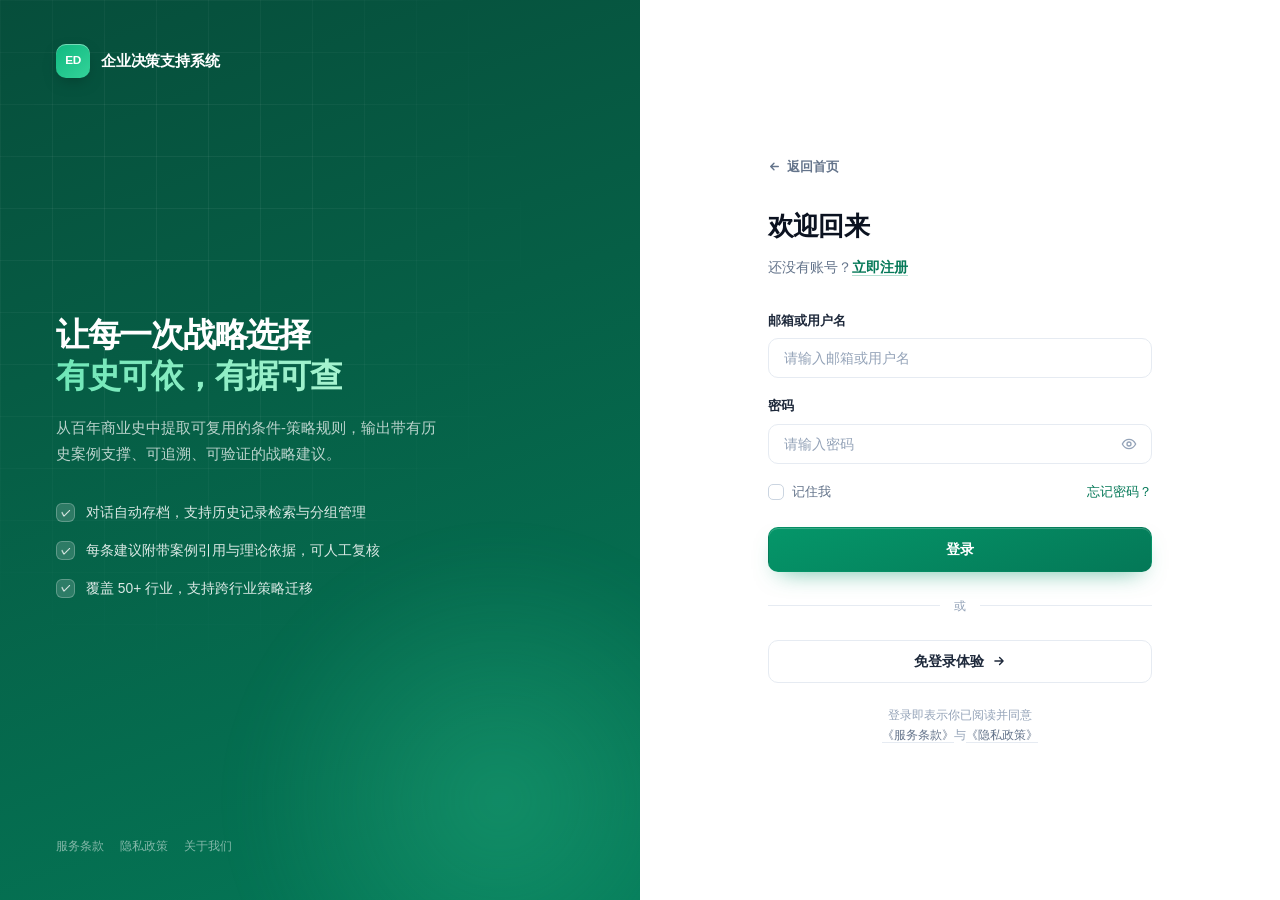
<file: frontend/login.html>
<!DOCTYPE html>
<html lang="zh-CN">
<head>
<meta charset="UTF-8">
<link rel="icon" href="data:image/svg+xml,<svg xmlns='http://www.w3.org/2000/svg' viewBox='0 0 32 32'><rect width='32' height='32' rx='9' fill='%23059669'/><text x='16' y='22' font-size='13' font-weight='bold' text-anchor='middle' fill='white'>ED</text></svg>">
<meta name="viewport" content="width=device-width, initial-scale=1.0">
<title>登录 · 企业决策支持系统</title>
<meta name="description" content="登录企业决策支持系统，保存对话历史、管理会话分组，享受完整分析能力。">
<style>
    :root {
        --ink: #0b1220;
        --ink-2: #1e293b;
        --ink-3: #64748b;
        --ink-4: #94a3b8;
        --bg-2: #f8fafc;
        --bg-3: #f1f5f9;
        --line: #e6ebf2;
        --line-2: #eef2f7;
        --green: #059669;
        --green-2: #047857;
        --green-3: #10b981;
        --green-bg: #ecfdf5;
        --ease: cubic-bezier(.2,.7,.3,1);
    }

    * { margin: 0; padding: 0; box-sizing: border-box; }

    body {
        font-family: -apple-system, BlinkMacSystemFont, 'Inter', 'Segoe UI', 'PingFang SC', 'Hiragino Sans GB', 'Microsoft YaHei', sans-serif;
        color: var(--ink);
        background: #fff;
        line-height: 1.65;
        -webkit-font-smoothing: antialiased;
        min-height: 100vh;
        display: grid;
        grid-template-columns: 1fr 1fr;
        overflow-x: hidden;
    }

    a { text-decoration: none; color: inherit; }
    button, input { font-family: inherit; }
    ::selection { background: rgba(5,150,105,.16); }

    /* ---------- 左侧品牌区 ---------- */
    .brand-side {
        position: relative;
        background: linear-gradient(160deg, #064e3b 0%, #065f46 42%, #047857 100%);
        color: #fff;
        padding: 44px 56px;
        display: flex;
        flex-direction: column;
        justify-content: space-between;
        overflow: hidden;
        isolation: isolate;
    }

    .brand-side::before {
        content: '';
        position: absolute;
        inset: 0;
        background-image:
            linear-gradient(to right, rgba(255,255,255,.055) 1px, transparent 1px),
            linear-gradient(to bottom, rgba(255,255,255,.055) 1px, transparent 1px);
        background-size: 52px 52px;
        mask-image: radial-gradient(ellipse 76% 66% at 28% 26%, #000 24%, transparent 76%);
        -webkit-mask-image: radial-gradient(ellipse 76% 66% at 28% 26%, #000 24%, transparent 76%);
        z-index: -1;
    }

    .brand-side::after {
        content: '';
        position: absolute;
        bottom: -180px; right: -140px;
        width: 560px; height: 560px;
        border-radius: 50%;
        background: radial-gradient(circle, rgba(52,211,153,.28), transparent 66%);
        filter: blur(20px);
        z-index: -1;
    }

    .brand-logo { display: flex; align-items: center; gap: 11px; }

    .brand-logo .mark {
        width: 34px; height: 34px;
        border-radius: 10px;
        background: linear-gradient(140deg, #10b981, #34d399);
        display: grid; place-items: center;
        font-size: .74rem;
        font-weight: 800;
        letter-spacing: -.03em;
        box-shadow: 0 6px 18px -8px rgba(0,0,0,.5), inset 0 1px 0 rgba(255,255,255,.4);
    }

    .brand-logo span { font-size: .94rem; font-weight: 650; letter-spacing: -.012em; }

    .brand-body { position: relative; }

    .brand-body h2 {
        font-size: clamp(1.65rem, 2.6vw, 2.32rem);
        font-weight: 700;
        letter-spacing: -.038em;
        line-height: 1.24;
        margin-bottom: 18px;
    }

    .brand-body h2 em {
        font-style: normal;
        background: linear-gradient(100deg, #6ee7b7, #a7f3d0);
        -webkit-background-clip: text;
        background-clip: text;
        color: transparent;
    }

    .brand-body > p {
        font-size: .92rem;
        color: rgba(255,255,255,.72);
        line-height: 1.8;
        max-width: 380px;
        margin-bottom: 34px;
    }

    .brand-list { list-style: none; display: grid; gap: 15px; }

    .brand-list li {
        display: flex;
        align-items: flex-start;
        gap: 11px;
        font-size: .865rem;
        color: rgba(255,255,255,.86);
        line-height: 1.65;
    }

    .brand-list .tick {
        flex: none;
        width: 19px; height: 19px;
        border-radius: 6px;
        background: rgba(255,255,255,.16);
        border: 1px solid rgba(255,255,255,.24);
        display: grid; place-items: center;
        font-size: .62rem;
        font-weight: 700;
        margin-top: 2px;
    }

    .brand-foot {
        font-size: .76rem;
        color: rgba(255,255,255,.5);
        display: flex;
        flex-wrap: wrap;
        gap: 16px;
    }

    .brand-foot a { transition: color .16s var(--ease); }
    .brand-foot a:hover { color: #fff; }

    /* ---------- 右侧表单区 ---------- */
    .form-side {
        display: grid;
        place-items: center;
        padding: 44px 32px;
        position: relative;
    }

    .form-box {
        width: 100%;
        max-width: 384px;
        animation: boxIn .6s var(--ease) both;
    }

    @keyframes boxIn {
        from { opacity: 0; transform: translateY(14px); }
        to { opacity: 1; transform: none; }
    }

    .form-back {
        display: inline-flex;
        align-items: center;
        gap: 6px;
        font-size: .82rem;
        font-weight: 600;
        color: var(--ink-3);
        margin-bottom: 28px;
        transition: color .16s var(--ease), transform .16s var(--ease);
    }
    .form-back:hover { color: var(--green-2); transform: translateX(-2px); }

    .form-box h1 {
        font-size: 1.62rem;
        font-weight: 700;
        letter-spacing: -.032em;
        margin-bottom: 8px;
    }

    .form-box .sub {
        font-size: .885rem;
        color: var(--ink-3);
        margin-bottom: 30px;
    }
    .form-box .sub a {
        color: var(--green-2);
        font-weight: 600;
        border-bottom: 1px solid rgba(5,150,105,.3);
        transition: border-color .16s var(--ease);
    }
    .form-box .sub a:hover { border-bottom-color: var(--green); }

    .field { margin-bottom: 17px; }

    .field label {
        display: block;
        font-size: .82rem;
        font-weight: 600;
        color: var(--ink-2);
        margin-bottom: 7px;
        letter-spacing: -.005em;
    }

    .field .wrap { position: relative; }

    .field input[type="text"],
    .field input[type="email"],
    .field input[type="password"] {
        width: 100%;
        padding: 11px 15px;
        font-size: .9rem;
        color: var(--ink);
        background: #fff;
        border: 1px solid var(--line);
        border-radius: 10px;
        outline: none;
        transition: border-color .18s var(--ease), box-shadow .18s var(--ease), background .18s var(--ease);
    }

    .field input::placeholder { color: var(--ink-4); }

    .field input:focus {
        border-color: #6ee7b7;
        background: #fff;
        box-shadow: 0 0 0 3px rgba(16,185,129,.14);
    }

    .field input.invalid {
        border-color: #fca5a5;
        box-shadow: 0 0 0 3px rgba(239,68,68,.1);
    }

    .field .toggle-pw {
        position: absolute;
        right: 6px; top: 50%;
        transform: translateY(-50%);
        width: 34px; height: 34px;
        border: none;
        background: transparent;
        color: var(--ink-4);
        cursor: pointer;
        border-radius: 8px;
        display: grid; place-items: center;
        transition: color .16s var(--ease), background .16s var(--ease);
    }
    .field .toggle-pw:hover { color: var(--ink-2); background: var(--bg-3); }

    .err {
        display: none;
        font-size: .76rem;
        color: #dc2626;
        margin-top: 6px;
    }
    .err.show { display: block; }

    .row-between {
        display: flex;
        align-items: center;
        justify-content: space-between;
        gap: 12px;
        margin: 4px 0 24px;
    }

    .chk {
        display: inline-flex;
        align-items: center;
        gap: 8px;
        font-size: .82rem;
        color: var(--ink-3);
        cursor: pointer;
        user-select: none;
    }

    .chk input {
        appearance: none;
        -webkit-appearance: none;
        width: 16px; height: 16px;
        border: 1px solid #cbd5e1;
        border-radius: 5px;
        background: #fff;
        cursor: pointer;
        position: relative;
        flex: none;
        transition: background .16s var(--ease), border-color .16s var(--ease);
    }

    .chk input:checked {
        background: var(--green);
        border-color: var(--green);
    }

    .chk input:checked::after {
        content: '';
        position: absolute;
        left: 5px; top: 1.5px;
        width: 4px; height: 8px;
        border: solid #fff;
        border-width: 0 2px 2px 0;
        transform: rotate(45deg);
    }

    .link-sm {
        font-size: .82rem;
        color: var(--green-2);
        font-weight: 500;
        transition: opacity .16s var(--ease);
    }
    .link-sm:hover { opacity: .76; }

    .btn-submit {
        width: 100%;
        padding: 12px 20px;
        font-size: .905rem;
        font-weight: 600;
        color: #fff;
        background: linear-gradient(160deg, #059669, #047857);
        border: 1px solid transparent;
        border-radius: 10px;
        cursor: pointer;
        letter-spacing: -.005em;
        box-shadow: 0 10px 24px -12px rgba(5,150,105,.7), inset 0 1px 0 rgba(255,255,255,.2);
        transition: transform .18s var(--ease), box-shadow .18s var(--ease), background .18s var(--ease);
    }

    .btn-submit:hover:not(:disabled) {
        transform: translateY(-1px);
        background: linear-gradient(160deg, #10b981, #059669);
        box-shadow: 0 14px 30px -12px rgba(5,150,105,.75), inset 0 1px 0 rgba(255,255,255,.24);
    }

    .btn-submit:disabled {
        opacity: .62;
        cursor: not-allowed;
        box-shadow: none;
    }

    .divider {
        display: flex;
        align-items: center;
        gap: 14px;
        margin: 24px 0;
        font-size: .76rem;
        color: var(--ink-4);
    }
    .divider::before, .divider::after {
        content: '';
        flex: 1;
        height: 1px;
        background: var(--line);
    }

    .btn-ghost-full {
        display: flex;
        align-items: center;
        justify-content: center;
        gap: 8px;
        width: 100%;
        padding: 11px 20px;
        font-size: .88rem;
        font-weight: 600;
        color: var(--ink-2);
        background: #fff;
        border: 1px solid var(--line);
        border-radius: 10px;
        cursor: pointer;
        transition: background .18s var(--ease), border-color .18s var(--ease), transform .18s var(--ease);
    }
    .btn-ghost-full:hover {
        background: var(--bg-2);
        border-color: #cbd5e1;
        transform: translateY(-1px);
    }

    .legal-tip {
        margin-top: 22px;
        font-size: .74rem;
        color: var(--ink-4);
        line-height: 1.7;
        text-align: center;
    }
    .legal-tip a {
        color: var(--ink-3);
        border-bottom: 1px solid var(--line);
        transition: color .16s var(--ease), border-color .16s var(--ease);
    }
    .legal-tip a:hover { color: var(--green-2); border-bottom-color: rgba(5,150,105,.4); }

    .toast {
        position: fixed;
        left: 50%;
        bottom: 32px;
        transform: translate(-50%, 16px);
        background: #0b1220;
        color: #fff;
        font-size: .855rem;
        padding: 11px 20px;
        border-radius: 10px;
        box-shadow: 0 18px 40px -18px rgba(15,23,42,.7);
        opacity: 0;
        pointer-events: none;
        transition: opacity .28s var(--ease), transform .28s var(--ease);
        z-index: 400;
    }
    .toast.show { opacity: 1; transform: translate(-50%, 0); }

    @media (max-width: 940px) {
        body { grid-template-columns: 1fr; }
        .brand-side { display: none; }
        .form-side { padding: 40px 22px; min-height: 100vh; align-content: center; }
    }
</style>
</head>
<body>

<aside class="brand-side">
    <a href="./index.html" class="brand-logo">
        <div class="mark">ED</div>
        <span>企业决策支持系统</span>
    </a>

    <div class="brand-body">
        <h2>让每一次战略选择<br><em>有史可依，有据可查</em></h2>
        <p>从百年商业史中提取可复用的条件-策略规则，输出带有历史案例支撑、可追溯、可验证的战略建议。</p>
        <ul class="brand-list">
            <li><span class="tick">✓</span><span>对话自动存档，支持历史记录检索与分组管理</span></li>
            <li><span class="tick">✓</span><span>每条建议附带案例引用与理论依据，可人工复核</span></li>
            <li><span class="tick">✓</span><span>覆盖 50+ 行业，支持跨行业策略迁移</span></li>
        </ul>
    </div>

    <div class="brand-foot">
        <a href="./terms.html">服务条款</a>
        <a href="./privacy.html">隐私政策</a>
        <a href="./about.html">关于我们</a>
    </div>
</aside>

<main class="form-side">
    <div class="form-box">
        <a href="./index.html" class="form-back">
            <svg width="13" height="13" viewBox="0 0 24 24" fill="none" stroke="currentColor" stroke-width="2.6" stroke-linecap="round" stroke-linejoin="round"><path d="M19 12H5M11 18l-6-6 6-6"/></svg>
            返回首页
        </a>

        <h1>欢迎回来</h1>
        <p class="sub">还没有账号？<a href="./register.html">立即注册</a></p>

        <form id="loginForm" novalidate>
            <div class="field">
                <label for="account">邮箱或用户名</label>
                <input type="text" id="account" name="account" placeholder="请输入邮箱或用户名" autocomplete="username">
                <div class="err" id="err-account">请输入账号</div>
            </div>

            <div class="field">
                <label for="password">密码</label>
                <div class="wrap">
                    <input type="password" id="password" name="password" placeholder="请输入密码" autocomplete="current-password" style="padding-right:46px;">
                    <button type="button" class="toggle-pw" id="togglePw" aria-label="显示密码">
                        <svg width="16" height="16" viewBox="0 0 24 24" fill="none" stroke="currentColor" stroke-width="2" stroke-linecap="round" stroke-linejoin="round"><path d="M2 12s3.6-7 10-7 10 7 10 7-3.6 7-10 7-10-7-10-7Z"/><circle cx="12" cy="12" r="3"/></svg>
                    </button>
                </div>
                <div class="err" id="err-password">请输入密码</div>
            </div>

            <div class="row-between">
                <label class="chk">
                    <input type="checkbox" id="remember">
                    <span>记住我</span>
                </label>
                <a href="./terms.html#s4" class="link-sm">忘记密码？</a>
            </div>

            <button type="submit" class="btn-submit" id="submitBtn">登录</button>
        </form>

        <div class="divider">或</div>

        <button type="button" class="btn-ghost-full" id="guestBtn">
            免登录体验
            <svg width="14" height="14" viewBox="0 0 24 24" fill="none" stroke="currentColor" stroke-width="2.4" stroke-linecap="round" stroke-linejoin="round"><path d="M5 12h14M13 6l6 6-6 6"/></svg>
        </button>

        <p class="legal-tip">
            登录即表示你已阅读并同意<br>
            <a href="./terms.html">《服务条款》</a>与<a href="./privacy.html">《隐私政策》</a>
        </p>
    </div>
</main>

<div class="toast" id="toast"></div>

<script>
    const toastEl = document.getElementById('toast');
    let toastTimer = null;

    function toast(msg) {
        toastEl.textContent = msg;
        toastEl.classList.add('show');
        clearTimeout(toastTimer);
        toastTimer = setTimeout(() => toastEl.classList.remove('show'), 2600);
    }

    /* 密码显隐 */
    const pw = document.getElementById('password');
    const togglePw = document.getElementById('togglePw');
    togglePw.addEventListener('click', () => {
        const show = pw.type === 'password';
        pw.type = show ? 'text' : 'password';
        togglePw.setAttribute('aria-label', show ? '隐藏密码' : '显示密码');
        togglePw.style.color = show ? 'var(--green-2)' : '';
    });

    /* 表单校验 */
    const form = document.getElementById('loginForm');
    const account = document.getElementById('account');
    const errAccount = document.getElementById('err-account');
    const errPassword = document.getElementById('err-password');
    const submitBtn = document.getElementById('submitBtn');

    function setErr(input, errEl, on) {
        input.classList.toggle('invalid', on);
        errEl.classList.toggle('show', on);
    }

    account.addEventListener('input', () => setErr(account, errAccount, false));
    pw.addEventListener('input', () => setErr(pw, errPassword, false));

    form.addEventListener('submit', (e) => {
        e.preventDefault();
        let ok = true;

        if (!account.value.trim()) { setErr(account, errAccount, true); ok = false; }
        if (!pw.value) { setErr(pw, errPassword, true); ok = false; }

        if (!ok) {
            (account.classList.contains('invalid') ? account : pw).focus();
            return;
        }

        submitBtn.disabled = true;
        submitBtn.textContent = '登录中…';

        // 后端接口尚未就绪，此处为占位交互
        setTimeout(() => {
            submitBtn.disabled = false;
            submitBtn.textContent = '登录';
            toast('后端接口尚未接入，暂时无法完成登录');
        }, 900);
    });

    /* 免登录体验 */
    document.getElementById('guestBtn').addEventListener('click', () => {
        window.location.href = './function.html';
    });
</script>
</body>
</html>
</file>
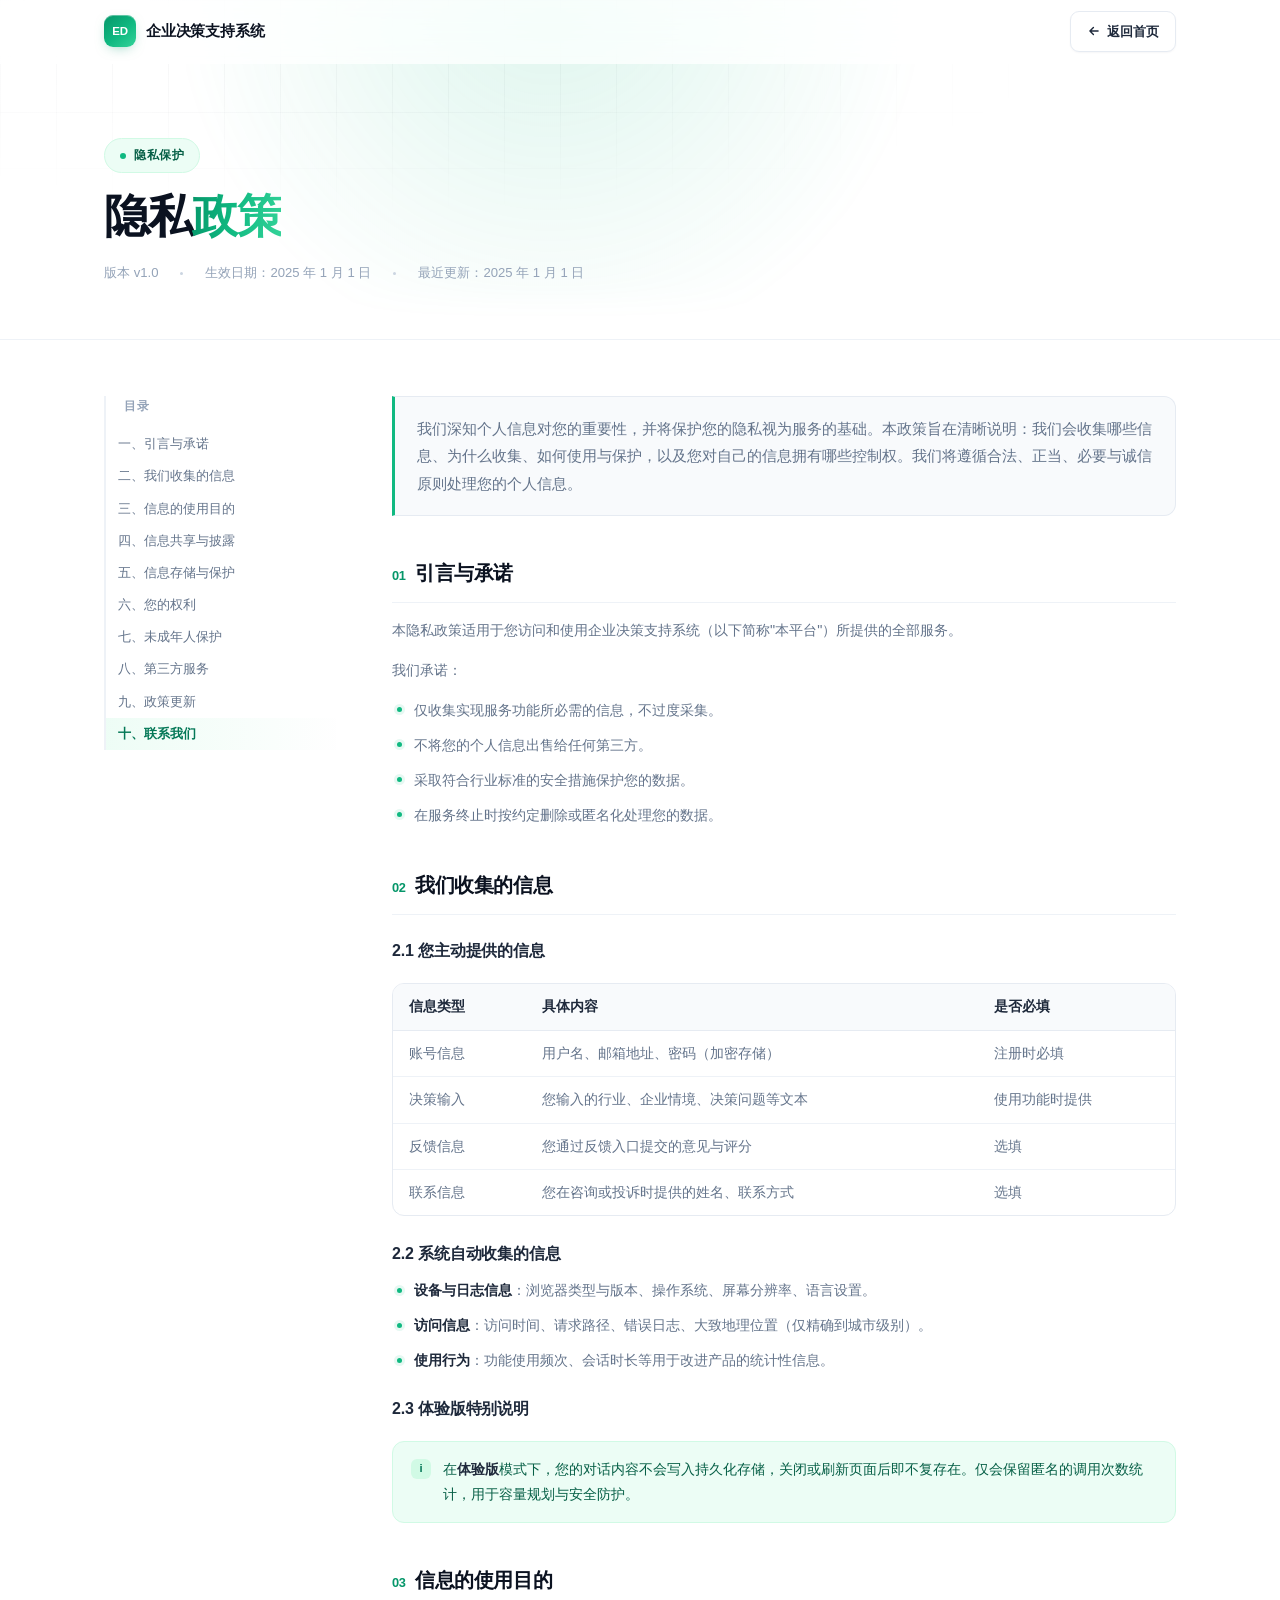
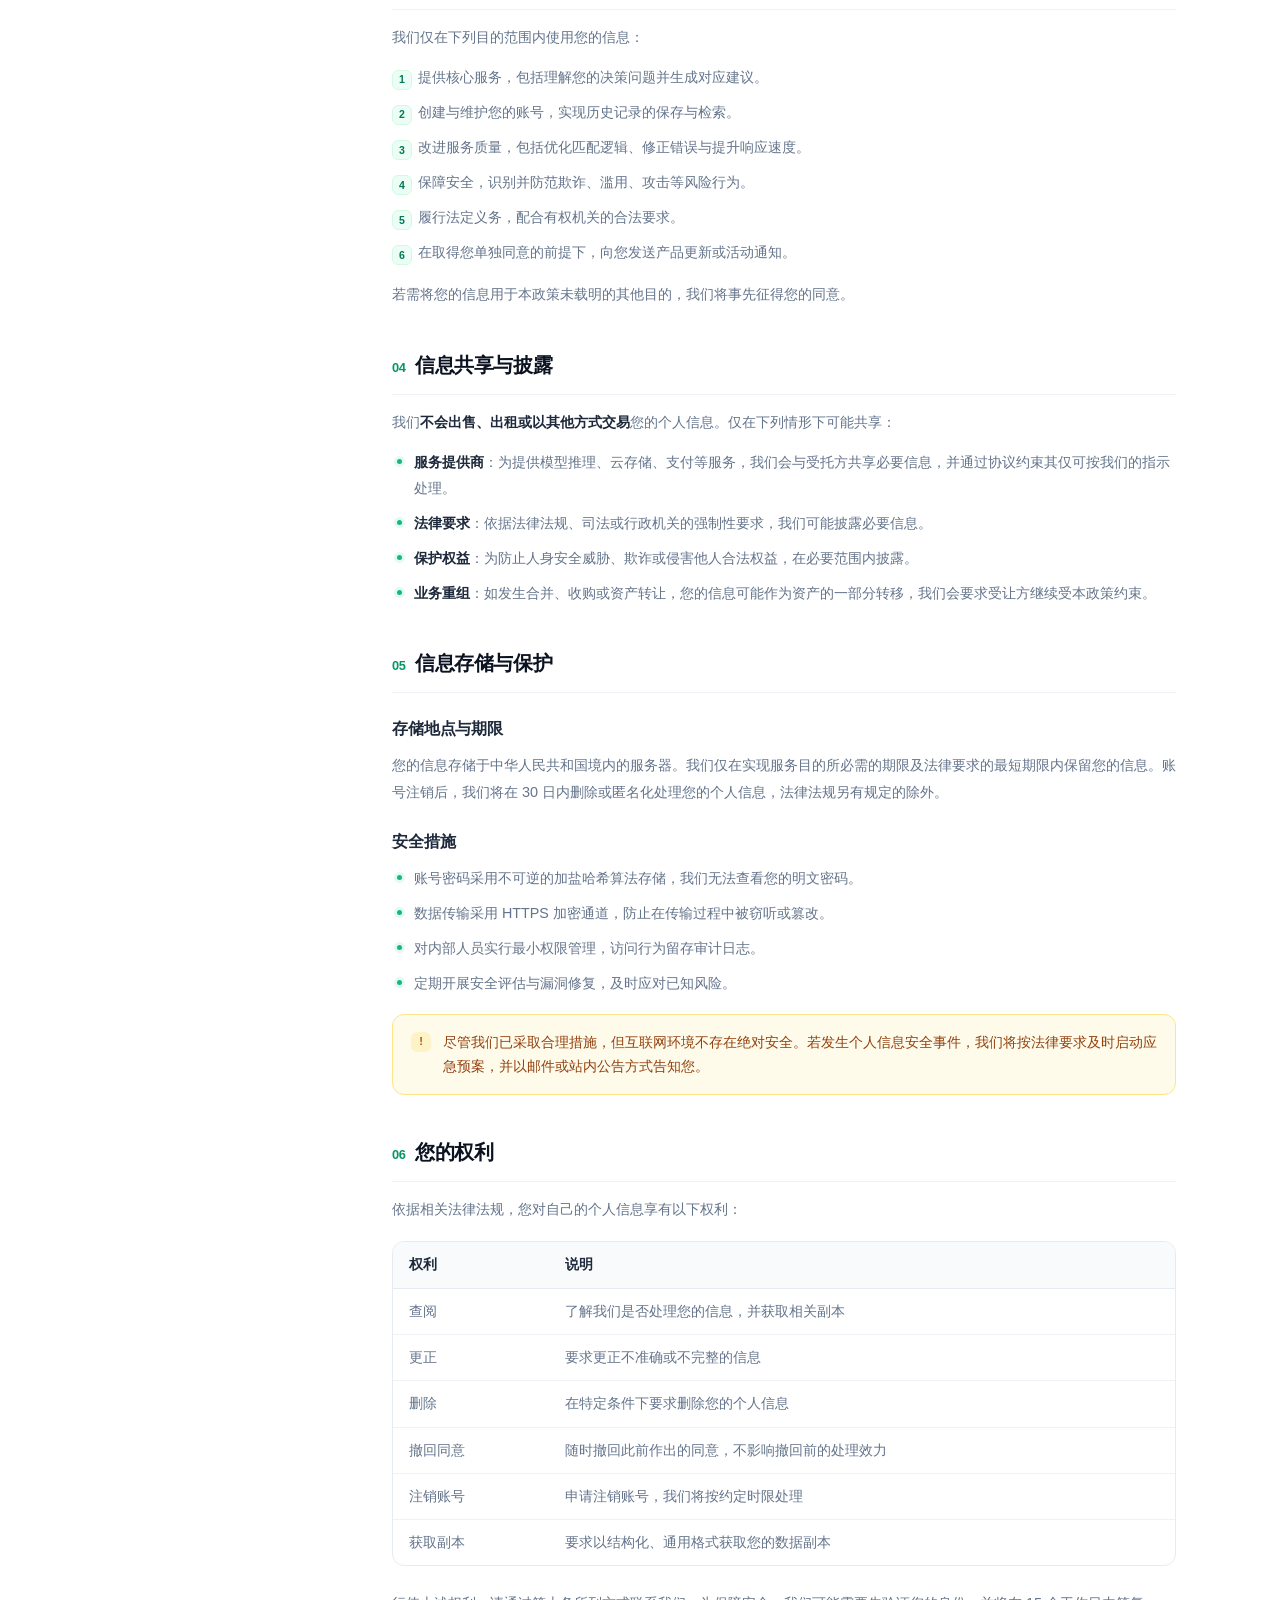
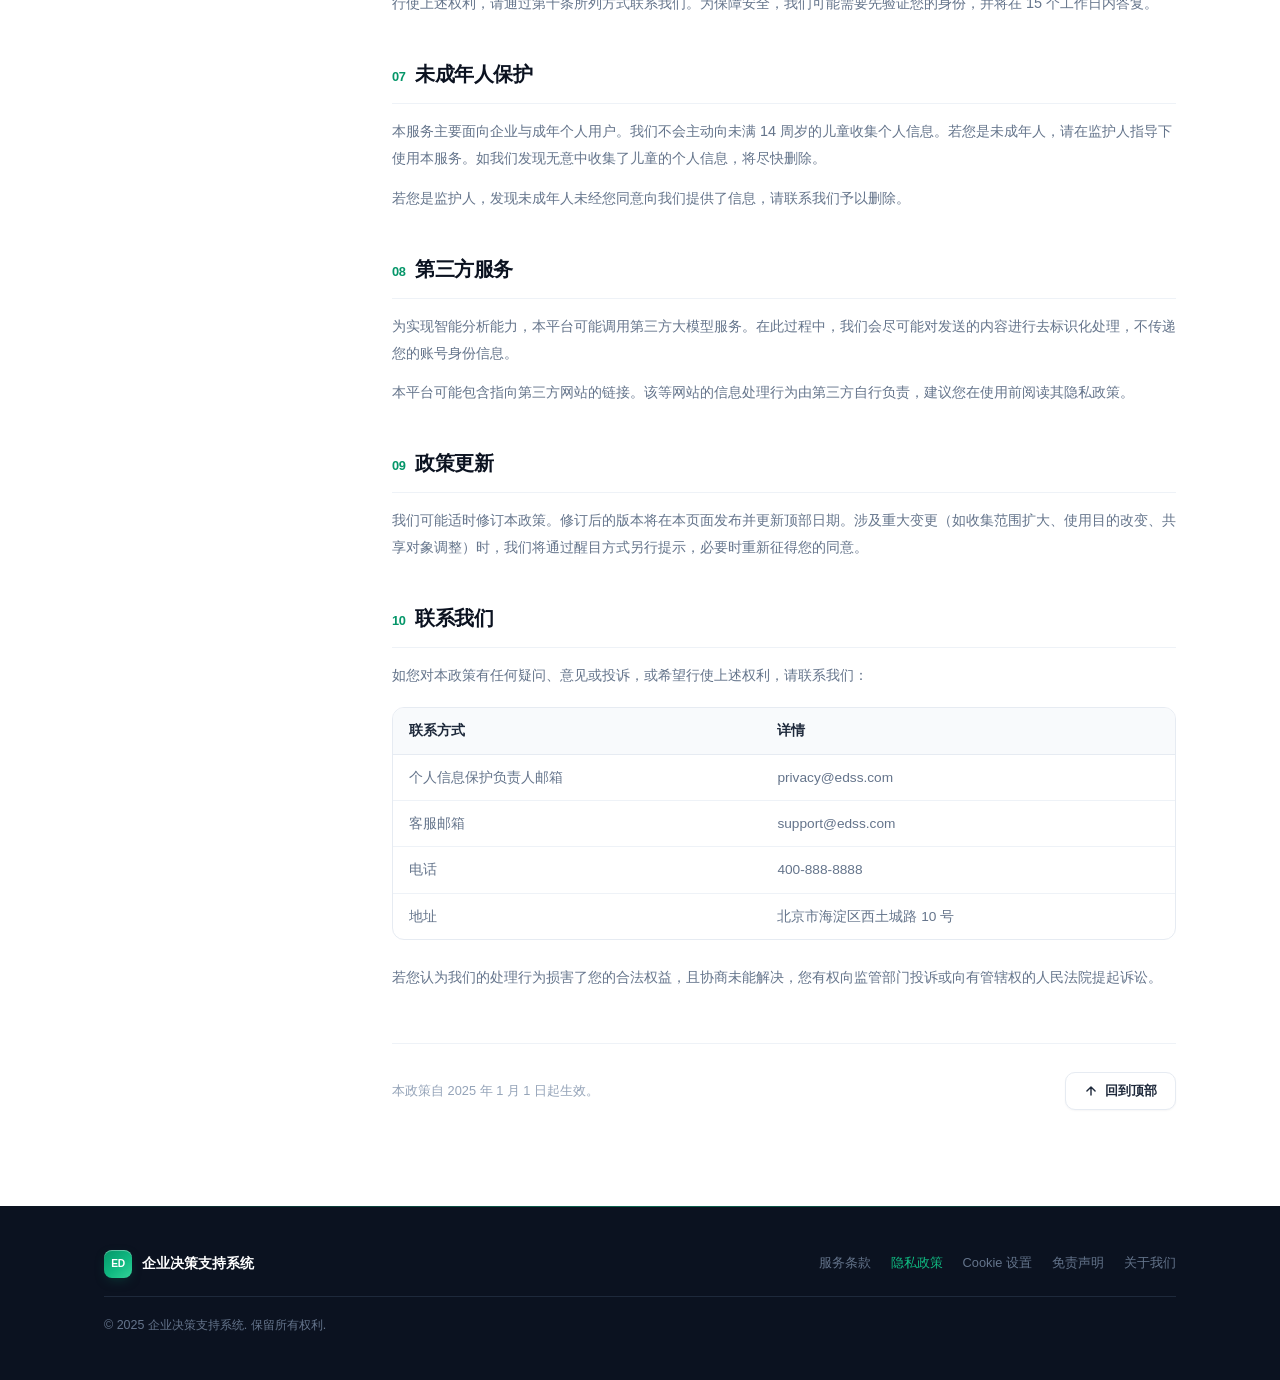
<file: frontend/privacy.html>
<!DOCTYPE html>
<html lang="zh-CN">
<head>
<meta charset="UTF-8">
<link rel="icon" href="data:image/svg+xml,<svg xmlns='http://www.w3.org/2000/svg' viewBox='0 0 32 32'><rect width='32' height='32' rx='9' fill='%23059669'/><text x='16' y='22' font-size='13' font-weight='bold' text-anchor='middle' fill='white'>ED</text></svg>">
<meta name="viewport" content="width=device-width, initial-scale=1.0">
<title>隐私政策 · 企业决策支持系统</title>
<meta name="description" content="企业决策支持系统隐私政策，说明我们如何收集、使用、存储与保护您的个人信息，以及您所享有的权利。">
<link rel="stylesheet" href="./legal.css">
</head>
<body>

<div class="progress-bar" id="progressBar"></div>

<header id="header">
    <div class="nav-inner">
        <a href="./index.html" class="logo">
            <div class="logo-mark">ED</div>
            <span class="logo-text">企业决策支持系统</span>
        </a>
        <div class="nav-actions">
            <a href="./index.html" class="btn-back">
                <svg width="14" height="14" viewBox="0 0 24 24" fill="none" stroke="currentColor" stroke-width="2.4" stroke-linecap="round" stroke-linejoin="round"><path d="M19 12H5M11 18l-6-6 6-6"/></svg>
                返回首页
            </a>
        </div>
    </div>
</header>

<section class="doc-hero">
    <div class="container">
        <div class="doc-eyebrow reveal">隐私保护</div>
        <h1 class="reveal">隐私<span class="grad">政策</span></h1>
        <p class="doc-meta reveal">
            <span>版本 v1.0</span>
            <span class="dot"></span>
            <span>生效日期：2025 年 1 月 1 日</span>
            <span class="dot"></span>
            <span>最近更新：2025 年 1 月 1 日</span>
        </p>
    </div>
</section>

<div class="container">
    <div class="doc-wrap">

        <nav class="toc" id="toc">
            <div class="toc-title">目录</div>
            <a href="#s1">一、引言与承诺</a>
            <a href="#s2">二、我们收集的信息</a>
            <a href="#s3">三、信息的使用目的</a>
            <a href="#s4">四、信息共享与披露</a>
            <a href="#s5">五、信息存储与保护</a>
            <a href="#s6">六、您的权利</a>
            <a href="#s7">七、未成年人保护</a>
            <a href="#s8">八、第三方服务</a>
            <a href="#s9">九、政策更新</a>
            <a href="#s10">十、联系我们</a>
        </nav>

        <main class="doc-body">

            <div class="doc-intro reveal">
                我们深知个人信息对您的重要性，并将保护您的隐私视为服务的基础。本政策旨在清晰说明：我们会收集哪些信息、为什么收集、如何使用与保护，以及您对自己的信息拥有哪些控制权。我们将遵循合法、正当、必要与诚信原则处理您的个人信息。
            </div>

            <section id="s1" class="reveal">
                <h2><span class="idx">01</span>引言与承诺</h2>
                <p>本隐私政策适用于您访问和使用企业决策支持系统（以下简称"本平台"）所提供的全部服务。</p>
                <p>我们承诺：</p>
                <ul>
                    <li>仅收集实现服务功能所必需的信息，不过度采集。</li>
                    <li>不将您的个人信息出售给任何第三方。</li>
                    <li>采取符合行业标准的安全措施保护您的数据。</li>
                    <li>在服务终止时按约定删除或匿名化处理您的数据。</li>
                </ul>
            </section>

            <section id="s2" class="reveal">
                <h2><span class="idx">02</span>我们收集的信息</h2>

                <h3>2.1 您主动提供的信息</h3>
                <div class="doc-table-wrap">
                    <table class="doc-table">
                        <thead>
                            <tr><th>信息类型</th><th>具体内容</th><th>是否必填</th></tr>
                        </thead>
                        <tbody>
                            <tr><td>账号信息</td><td>用户名、邮箱地址、密码（加密存储）</td><td>注册时必填</td></tr>
                            <tr><td>决策输入</td><td>您输入的行业、企业情境、决策问题等文本</td><td>使用功能时提供</td></tr>
                            <tr><td>反馈信息</td><td>您通过反馈入口提交的意见与评分</td><td>选填</td></tr>
                            <tr><td>联系信息</td><td>您在咨询或投诉时提供的姓名、联系方式</td><td>选填</td></tr>
                        </tbody>
                    </table>
                </div>

                <h3>2.2 系统自动收集的信息</h3>
                <ul>
                    <li><strong>设备与日志信息</strong>：浏览器类型与版本、操作系统、屏幕分辨率、语言设置。</li>
                    <li><strong>访问信息</strong>：访问时间、请求路径、错误日志、大致地理位置（仅精确到城市级别）。</li>
                    <li><strong>使用行为</strong>：功能使用频次、会话时长等用于改进产品的统计性信息。</li>
                </ul>

                <h3>2.3 体验版特别说明</h3>
                <div class="note">
                    <div class="ico">i</div>
                    <div>在<strong>体验版</strong>模式下，您的对话内容不会写入持久化存储，关闭或刷新页面后即不复存在。仅会保留匿名的调用次数统计，用于容量规划与安全防护。</div>
                </div>
            </section>

            <section id="s3" class="reveal">
                <h2><span class="idx">03</span>信息的使用目的</h2>
                <p>我们仅在下列目的范围内使用您的信息：</p>
                <ol>
                    <li>提供核心服务，包括理解您的决策问题并生成对应建议。</li>
                    <li>创建与维护您的账号，实现历史记录的保存与检索。</li>
                    <li>改进服务质量，包括优化匹配逻辑、修正错误与提升响应速度。</li>
                    <li>保障安全，识别并防范欺诈、滥用、攻击等风险行为。</li>
                    <li>履行法定义务，配合有权机关的合法要求。</li>
                    <li>在取得您单独同意的前提下，向您发送产品更新或活动通知。</li>
                </ol>
                <p>若需将您的信息用于本政策未载明的其他目的，我们将事先征得您的同意。</p>
            </section>

            <section id="s4" class="reveal">
                <h2><span class="idx">04</span>信息共享与披露</h2>
                <p>我们<strong>不会出售、出租或以其他方式交易</strong>您的个人信息。仅在下列情形下可能共享：</p>
                <ul>
                    <li><strong>服务提供商</strong>：为提供模型推理、云存储、支付等服务，我们会与受托方共享必要信息，并通过协议约束其仅可按我们的指示处理。</li>
                    <li><strong>法律要求</strong>：依据法律法规、司法或行政机关的强制性要求，我们可能披露必要信息。</li>
                    <li><strong>保护权益</strong>：为防止人身安全威胁、欺诈或侵害他人合法权益，在必要范围内披露。</li>
                    <li><strong>业务重组</strong>：如发生合并、收购或资产转让，您的信息可能作为资产的一部分转移，我们会要求受让方继续受本政策约束。</li>
                </ul>
            </section>

            <section id="s5" class="reveal">
                <h2><span class="idx">05</span>信息存储与保护</h2>
                <h3>存储地点与期限</h3>
                <p>您的信息存储于中华人民共和国境内的服务器。我们仅在实现服务目的所必需的期限及法律要求的最短期限内保留您的信息。账号注销后，我们将在 30 日内删除或匿名化处理您的个人信息，法律法规另有规定的除外。</p>

                <h3>安全措施</h3>
                <ul>
                    <li>账号密码采用不可逆的加盐哈希算法存储，我们无法查看您的明文密码。</li>
                    <li>数据传输采用 HTTPS 加密通道，防止在传输过程中被窃听或篡改。</li>
                    <li>对内部人员实行最小权限管理，访问行为留存审计日志。</li>
                    <li>定期开展安全评估与漏洞修复，及时应对已知风险。</li>
                </ul>
                <div class="note warn">
                    <div class="ico">!</div>
                    <div>尽管我们已采取合理措施，但互联网环境不存在绝对安全。若发生个人信息安全事件，我们将按法律要求及时启动应急预案，并以邮件或站内公告方式告知您。</div>
                </div>
            </section>

            <section id="s6" class="reveal">
                <h2><span class="idx">06</span>您的权利</h2>
                <p>依据相关法律法规，您对自己的个人信息享有以下权利：</p>
                <div class="doc-table-wrap">
                    <table class="doc-table">
                        <thead>
                            <tr><th>权利</th><th>说明</th></tr>
                        </thead>
                        <tbody>
                            <tr><td>查阅</td><td>了解我们是否处理您的信息，并获取相关副本</td></tr>
                            <tr><td>更正</td><td>要求更正不准确或不完整的信息</td></tr>
                            <tr><td>删除</td><td>在特定条件下要求删除您的个人信息</td></tr>
                            <tr><td>撤回同意</td><td>随时撤回此前作出的同意，不影响撤回前的处理效力</td></tr>
                            <tr><td>注销账号</td><td>申请注销账号，我们将按约定时限处理</td></tr>
                            <tr><td>获取副本</td><td>要求以结构化、通用格式获取您的数据副本</td></tr>
                        </tbody>
                    </table>
                </div>
                <p>行使上述权利，请通过第十条所列方式联系我们。为保障安全，我们可能需要先验证您的身份，并将在 15 个工作日内答复。</p>
            </section>

            <section id="s7" class="reveal">
                <h2><span class="idx">07</span>未成年人保护</h2>
                <p>本服务主要面向企业与成年个人用户。我们不会主动向未满 14 周岁的儿童收集个人信息。若您是未成年人，请在监护人指导下使用本服务。如我们发现无意中收集了儿童的个人信息，将尽快删除。</p>
                <p>若您是监护人，发现未成年人未经您同意向我们提供了信息，请联系我们予以删除。</p>
            </section>

            <section id="s8" class="reveal">
                <h2><span class="idx">08</span>第三方服务</h2>
                <p>为实现智能分析能力，本平台可能调用第三方大模型服务。在此过程中，我们会尽可能对发送的内容进行去标识化处理，不传递您的账号身份信息。</p>
                <p>本平台可能包含指向第三方网站的链接。该等网站的信息处理行为由第三方自行负责，建议您在使用前阅读其隐私政策。</p>
            </section>

            <section id="s9" class="reveal">
                <h2><span class="idx">09</span>政策更新</h2>
                <p>我们可能适时修订本政策。修订后的版本将在本页面发布并更新顶部日期。涉及重大变更（如收集范围扩大、使用目的改变、共享对象调整）时，我们将通过醒目方式另行提示，必要时重新征得您的同意。</p>
            </section>

            <section id="s10" class="reveal">
                <h2><span class="idx">10</span>联系我们</h2>
                <p>如您对本政策有任何疑问、意见或投诉，或希望行使上述权利，请联系我们：</p>
                <div class="doc-table-wrap">
                    <table class="doc-table">
                        <thead>
                            <tr><th>联系方式</th><th>详情</th></tr>
                        </thead>
                        <tbody>
                            <tr><td>个人信息保护负责人邮箱</td><td>privacy@edss.com</td></tr>
                            <tr><td>客服邮箱</td><td>support@edss.com</td></tr>
                            <tr><td>电话</td><td>400-888-8888</td></tr>
                            <tr><td>地址</td><td>北京市海淀区西土城路 10 号</td></tr>
                        </tbody>
                    </table>
                </div>
                <p>若您认为我们的处理行为损害了您的合法权益，且协商未能解决，您有权向监管部门投诉或向有管辖权的人民法院提起诉讼。</p>
            </section>

            <div class="doc-foot">
                <p>本政策自 2025 年 1 月 1 日起生效。</p>
                <button class="btn-top" id="backTop">
                    <svg width="14" height="14" viewBox="0 0 24 24" fill="none" stroke="currentColor" stroke-width="2.4" stroke-linecap="round" stroke-linejoin="round"><path d="M12 19V5M5 12l7-7 7 7"/></svg>
                    回到顶部
                </button>
            </div>

        </main>
    </div>
</div>

<footer>
    <div class="container">
        <div class="foot-inner">
            <a href="./index.html" class="foot-brand">
                <div class="logo-mark">ED</div>
                <span>企业决策支持系统</span>
            </a>
            <div class="foot-links">
                <a href="./terms.html">服务条款</a>
                <a href="./privacy.html" class="current">隐私政策</a>
                <a href="./cookie.html">Cookie 设置</a>
                <a href="./disclaimer.html">免责声明</a>
                <a href="./about.html">关于我们</a>
            </div>
        </div>
        <div class="foot-inner" style="margin-top:18px;">
            <p class="foot-copy">&copy; 2025 企业决策支持系统. 保留所有权利.</p>
        </div>
    </div>
</footer>

<script>
    const header = document.getElementById('header');
    const bar = document.getElementById('progressBar');
    const onScroll = () => {
        header.classList.toggle('scrolled', window.scrollY > 8);
        const h = document.documentElement.scrollHeight - window.innerHeight;
        bar.style.width = (h > 0 ? (window.scrollY / h) * 100 : 0) + '%';
    };
    window.addEventListener('scroll', onScroll, { passive: true });
    onScroll();

    document.getElementById('backTop').addEventListener('click', () => {
        window.scrollTo({ top: 0, behavior: 'smooth' });
    });

    const io = new IntersectionObserver((entries) => {
        entries.forEach(e => {
            if (e.isIntersecting) { e.target.classList.add('in'); io.unobserve(e.target); }
        });
    }, { threshold: .08, rootMargin: '0px 0px -40px' });
    document.querySelectorAll('.reveal').forEach(el => io.observe(el));

    const tocLinks = Array.from(document.querySelectorAll('#toc a'));
    const sections = tocLinks.map(a => document.querySelector(a.getAttribute('href'))).filter(Boolean);
    const spy = new IntersectionObserver((entries) => {
        entries.forEach(e => {
            if (e.isIntersecting) {
                tocLinks.forEach(a => a.classList.toggle('active', a.getAttribute('href') === '#' + e.target.id));
            }
        });
    }, { rootMargin: '-88px 0px -70% 0px' });
    sections.forEach(s => spy.observe(s));
</script>
</body>
</html>
</file>
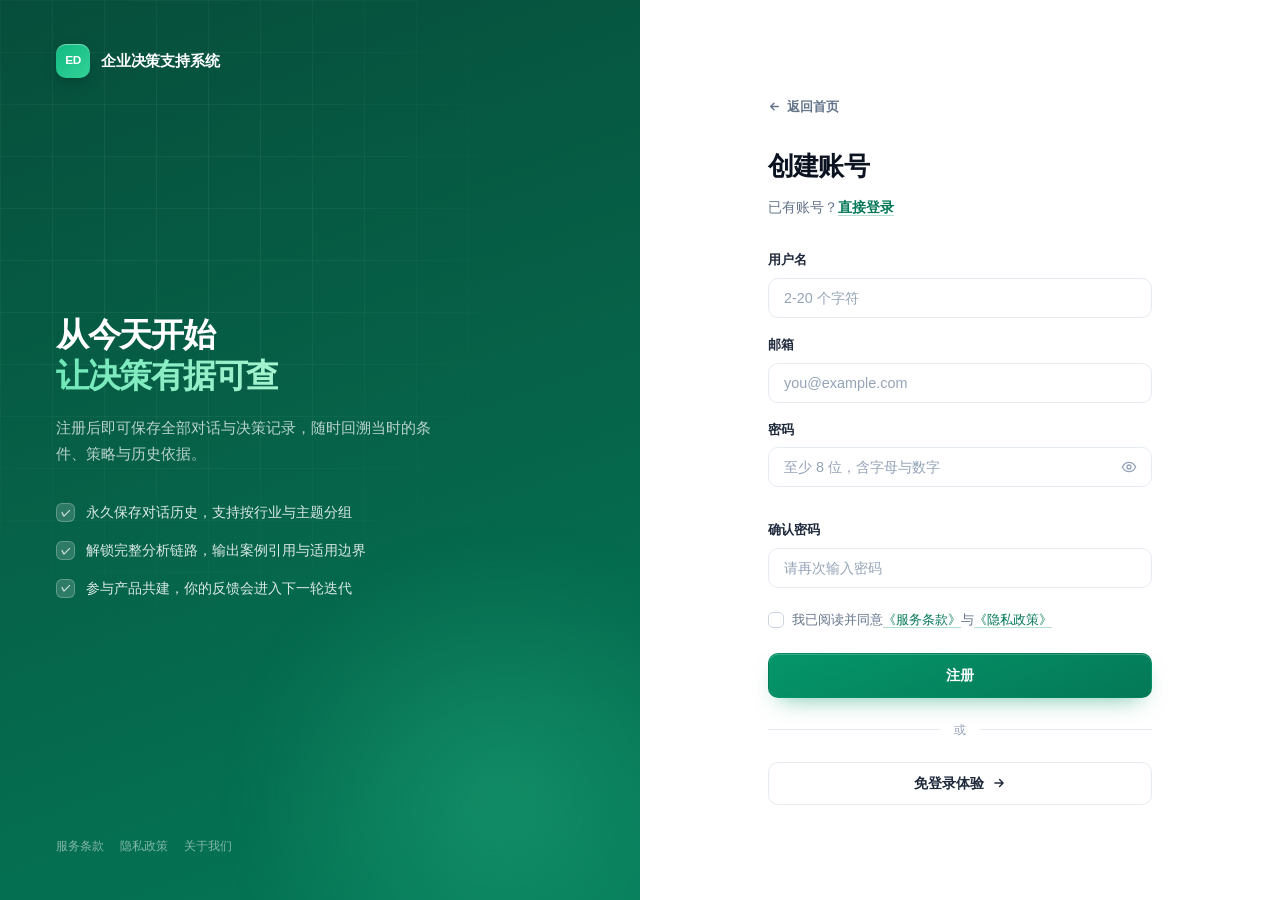
<file: frontend/register.html>
<!DOCTYPE html>
<html lang="zh-CN">
<head>
<meta charset="UTF-8">
<link rel="icon" href="data:image/svg+xml,<svg xmlns='http://www.w3.org/2000/svg' viewBox='0 0 32 32'><rect width='32' height='32' rx='9' fill='%23059669'/><text x='16' y='22' font-size='13' font-weight='bold' text-anchor='middle' fill='white'>ED</text></svg>">
<meta name="viewport" content="width=device-width, initial-scale=1.0">
<title>注册 · 企业决策支持系统</title>
<meta name="description" content="注册企业决策支持系统账号，保存对话历史、管理会话分组，享受完整决策分析能力。">
<style>
    :root {
        --ink: #0b1220;
        --ink-2: #1e293b;
        --ink-3: #64748b;
        --ink-4: #94a3b8;
        --bg-2: #f8fafc;
        --bg-3: #f1f5f9;
        --line: #e6ebf2;
        --green: #059669;
        --green-2: #047857;
        --green-3: #10b981;
        --green-bg: #ecfdf5;
        --ease: cubic-bezier(.2,.7,.3,1);
    }

    * { margin: 0; padding: 0; box-sizing: border-box; }

    body {
        font-family: -apple-system, BlinkMacSystemFont, 'Inter', 'Segoe UI', 'PingFang SC', 'Hiragino Sans GB', 'Microsoft YaHei', sans-serif;
        color: var(--ink);
        background: #fff;
        line-height: 1.65;
        -webkit-font-smoothing: antialiased;
        min-height: 100vh;
        display: grid;
        grid-template-columns: 1fr 1fr;
        overflow-x: hidden;
    }

    a { text-decoration: none; color: inherit; }
    button, input { font-family: inherit; }
    ::selection { background: rgba(5,150,105,.16); }

    .brand-side {
        position: relative;
        background: linear-gradient(160deg, #064e3b 0%, #065f46 42%, #047857 100%);
        color: #fff;
        padding: 44px 56px;
        display: flex;
        flex-direction: column;
        justify-content: space-between;
        overflow: hidden;
        isolation: isolate;
    }

    .brand-side::before {
        content: '';
        position: absolute;
        inset: 0;
        background-image:
            linear-gradient(to right, rgba(255,255,255,.055) 1px, transparent 1px),
            linear-gradient(to bottom, rgba(255,255,255,.055) 1px, transparent 1px);
        background-size: 52px 52px;
        mask-image: radial-gradient(ellipse 76% 66% at 28% 26%, #000 24%, transparent 76%);
        -webkit-mask-image: radial-gradient(ellipse 76% 66% at 28% 26%, #000 24%, transparent 76%);
        z-index: -1;
    }

    .brand-side::after {
        content: '';
        position: absolute;
        bottom: -180px; right: -140px;
        width: 560px; height: 560px;
        border-radius: 50%;
        background: radial-gradient(circle, rgba(52,211,153,.28), transparent 66%);
        filter: blur(20px);
        z-index: -1;
    }

    .brand-logo { display: flex; align-items: center; gap: 11px; }

    .brand-logo .mark {
        width: 34px; height: 34px;
        border-radius: 10px;
        background: linear-gradient(140deg, #10b981, #34d399);
        display: grid; place-items: center;
        font-size: .74rem; font-weight: 800;
        letter-spacing: -.03em;
        box-shadow: 0 6px 18px -8px rgba(0,0,0,.5), inset 0 1px 0 rgba(255,255,255,.4);
    }

    .brand-logo span { font-size: .94rem; font-weight: 650; letter-spacing: -.012em; }

    .brand-body { position: relative; }

    .brand-body h2 {
        font-size: clamp(1.65rem, 2.6vw, 2.32rem);
        font-weight: 700;
        letter-spacing: -.038em;
        line-height: 1.24;
        margin-bottom: 18px;
    }

    .brand-body h2 em {
        font-style: normal;
        background: linear-gradient(100deg, #6ee7b7, #a7f3d0);
        -webkit-background-clip: text;
        background-clip: text;
        color: transparent;
    }

    .brand-body > p {
        font-size: .92rem;
        color: rgba(255,255,255,.72);
        line-height: 1.8;
        max-width: 380px;
        margin-bottom: 34px;
    }

    .brand-list { list-style: none; display: grid; gap: 15px; }

    .brand-list li {
        display: flex;
        align-items: flex-start;
        gap: 11px;
        font-size: .865rem;
        color: rgba(255,255,255,.86);
        line-height: 1.65;
    }

    .brand-list .tick {
        flex: none;
        width: 19px; height: 19px;
        border-radius: 6px;
        background: rgba(255,255,255,.16);
        border: 1px solid rgba(255,255,255,.24);
        display: grid; place-items: center;
        font-size: .62rem; font-weight: 700;
        margin-top: 2px;
    }

    .brand-foot {
        font-size: .76rem;
        color: rgba(255,255,255,.5);
        display: flex;
        flex-wrap: wrap;
        gap: 16px;
    }
    .brand-foot a { transition: color .16s var(--ease); }
    .brand-foot a:hover { color: #fff; }

    .form-side {
        display: grid;
        place-items: center;
        padding: 44px 32px;
    }

    .form-box {
        width: 100%;
        max-width: 384px;
        animation: boxIn .6s var(--ease) both;
    }

    @keyframes boxIn {
        from { opacity: 0; transform: translateY(14px); }
        to { opacity: 1; transform: none; }
    }

    .form-back {
        display: inline-flex;
        align-items: center;
        gap: 6px;
        font-size: .82rem;
        font-weight: 600;
        color: var(--ink-3);
        margin-bottom: 28px;
        transition: color .16s var(--ease), transform .16s var(--ease);
    }
    .form-back:hover { color: var(--green-2); transform: translateX(-2px); }

    .form-box h1 {
        font-size: 1.62rem;
        font-weight: 700;
        letter-spacing: -.032em;
        margin-bottom: 8px;
    }

    .form-box .sub {
        font-size: .885rem;
        color: var(--ink-3);
        margin-bottom: 30px;
    }
    .form-box .sub a {
        color: var(--green-2);
        font-weight: 600;
        border-bottom: 1px solid rgba(5,150,105,.3);
        transition: border-color .16s var(--ease);
    }
    .form-box .sub a:hover { border-bottom-color: var(--green); }

    .field { margin-bottom: 16px; }

    .field label {
        display: block;
        font-size: .82rem;
        font-weight: 600;
        color: var(--ink-2);
        margin-bottom: 7px;
    }

    .field .wrap { position: relative; }

    .field input[type="text"],
    .field input[type="email"],
    .field input[type="password"] {
        width: 100%;
        padding: 11px 15px;
        font-size: .9rem;
        color: var(--ink);
        background: #fff;
        border: 1px solid var(--line);
        border-radius: 10px;
        outline: none;
        transition: border-color .18s var(--ease), box-shadow .18s var(--ease);
    }

    .field input::placeholder { color: var(--ink-4); }

    .field input:focus {
        border-color: #6ee7b7;
        box-shadow: 0 0 0 3px rgba(16,185,129,.14);
    }

    .field input.invalid {
        border-color: #fca5a5;
        box-shadow: 0 0 0 3px rgba(239,68,68,.1);
    }

    .field .toggle-pw {
        position: absolute;
        right: 6px; top: 50%;
        transform: translateY(-50%);
        width: 34px; height: 34px;
        border: none;
        background: transparent;
        color: var(--ink-4);
        cursor: pointer;
        border-radius: 8px;
        display: grid; place-items: center;
        transition: color .16s var(--ease), background .16s var(--ease);
    }
    .field .toggle-pw:hover { color: var(--ink-2); background: var(--bg-3); }

    .err {
        display: none;
        font-size: .76rem;
        color: #dc2626;
        margin-top: 6px;
    }
    .err.show { display: block; }

    /* 密码强度 */
    .strength {
        display: flex;
        gap: 4px;
        margin-top: 8px;
        opacity: 0;
        transition: opacity .24s var(--ease);
    }
    .strength.show { opacity: 1; }
    .strength i {
        flex: 1;
        height: 3px;
        border-radius: 100px;
        background: var(--line);
        transition: background .24s var(--ease);
    }
    .strength[data-level="1"] i:nth-child(1) { background: #f87171; }
    .strength[data-level="2"] i:nth-child(-n+2) { background: #fbbf24; }
    .strength[data-level="3"] i:nth-child(-n+3) { background: #34d399; }
    .strength[data-level="4"] i { background: var(--green); }

    .strength-txt {
        font-size: .72rem;
        color: var(--ink-4);
        margin-top: 5px;
        height: 0;
        overflow: hidden;
        transition: height .2s var(--ease);
    }
    .strength-txt.show { height: 18px; }

    .chk {
        display: inline-flex;
        align-items: flex-start;
        gap: 8px;
        font-size: .815rem;
        color: var(--ink-3);
        cursor: pointer;
        user-select: none;
        line-height: 1.6;
        margin: 6px 0 22px;
    }

    .chk input {
        appearance: none;
        -webkit-appearance: none;
        width: 16px; height: 16px;
        border: 1px solid #cbd5e1;
        border-radius: 5px;
        background: #fff;
        cursor: pointer;
        position: relative;
        flex: none;
        margin-top: 2px;
        transition: background .16s var(--ease), border-color .16s var(--ease);
    }

    .chk input:checked {
        background: var(--green);
        border-color: var(--green);
    }

    .chk input:checked::after {
        content: '';
        position: absolute;
        left: 5px; top: 1.5px;
        width: 4px; height: 8px;
        border: solid #fff;
        border-width: 0 2px 2px 0;
        transform: rotate(45deg);
    }

    .chk a {
        color: var(--green-2);
        font-weight: 500;
        border-bottom: 1px solid rgba(5,150,105,.3);
    }
    .chk a:hover { border-bottom-color: var(--green); }

    .btn-submit {
        width: 100%;
        padding: 12px 20px;
        font-size: .905rem;
        font-weight: 600;
        color: #fff;
        background: linear-gradient(160deg, #059669, #047857);
        border: 1px solid transparent;
        border-radius: 10px;
        cursor: pointer;
        box-shadow: 0 10px 24px -12px rgba(5,150,105,.7), inset 0 1px 0 rgba(255,255,255,.2);
        transition: transform .18s var(--ease), box-shadow .18s var(--ease), background .18s var(--ease);
    }

    .btn-submit:hover:not(:disabled) {
        transform: translateY(-1px);
        background: linear-gradient(160deg, #10b981, #059669);
        box-shadow: 0 14px 30px -12px rgba(5,150,105,.75), inset 0 1px 0 rgba(255,255,255,.24);
    }

    .btn-submit:disabled {
        opacity: .62;
        cursor: not-allowed;
        box-shadow: none;
    }

    .divider {
        display: flex;
        align-items: center;
        gap: 14px;
        margin: 22px 0;
        font-size: .76rem;
        color: var(--ink-4);
    }
    .divider::before, .divider::after {
        content: '';
        flex: 1;
        height: 1px;
        background: var(--line);
    }

    .btn-ghost-full {
        display: flex;
        align-items: center;
        justify-content: center;
        gap: 8px;
        width: 100%;
        padding: 11px 20px;
        font-size: .88rem;
        font-weight: 600;
        color: var(--ink-2);
        background: #fff;
        border: 1px solid var(--line);
        border-radius: 10px;
        cursor: pointer;
        transition: background .18s var(--ease), border-color .18s var(--ease), transform .18s var(--ease);
    }
    .btn-ghost-full:hover {
        background: var(--bg-2);
        border-color: #cbd5e1;
        transform: translateY(-1px);
    }

    .toast {
        position: fixed;
        left: 50%;
        bottom: 32px;
        transform: translate(-50%, 16px);
        background: #0b1220;
        color: #fff;
        font-size: .855rem;
        padding: 11px 20px;
        border-radius: 10px;
        box-shadow: 0 18px 40px -18px rgba(15,23,42,.7);
        opacity: 0;
        pointer-events: none;
        transition: opacity .28s var(--ease), transform .28s var(--ease);
        z-index: 400;
        max-width: calc(100vw - 40px);
        text-align: center;
    }
    .toast.show { opacity: 1; transform: translate(-50%, 0); }

    @media (max-width: 940px) {
        body { grid-template-columns: 1fr; }
        .brand-side { display: none; }
        .form-side { padding: 40px 22px; min-height: 100vh; align-content: center; }
    }
</style>
</head>
<body>

<aside class="brand-side">
    <a href="./index.html" class="brand-logo">
        <div class="mark">ED</div>
        <span>企业决策支持系统</span>
    </a>

    <div class="brand-body">
        <h2>从今天开始<br><em>让决策有据可查</em></h2>
        <p>注册后即可保存全部对话与决策记录，随时回溯当时的条件、策略与历史依据。</p>
        <ul class="brand-list">
            <li><span class="tick">✓</span><span>永久保存对话历史，支持按行业与主题分组</span></li>
            <li><span class="tick">✓</span><span>解锁完整分析链路，输出案例引用与适用边界</span></li>
            <li><span class="tick">✓</span><span>参与产品共建，你的反馈会进入下一轮迭代</span></li>
        </ul>
    </div>

    <div class="brand-foot">
        <a href="./terms.html">服务条款</a>
        <a href="./privacy.html">隐私政策</a>
        <a href="./about.html">关于我们</a>
    </div>
</aside>

<main class="form-side">
    <div class="form-box">
        <a href="./index.html" class="form-back">
            <svg width="13" height="13" viewBox="0 0 24 24" fill="none" stroke="currentColor" stroke-width="2.6" stroke-linecap="round" stroke-linejoin="round"><path d="M19 12H5M11 18l-6-6 6-6"/></svg>
            返回首页
        </a>

        <h1>创建账号</h1>
        <p class="sub">已有账号？<a href="./login.html">直接登录</a></p>

        <form id="regForm" novalidate>
            <div class="field">
                <label for="username">用户名</label>
                <input type="text" id="username" placeholder="2-20 个字符" autocomplete="username">
                <div class="err" id="err-username">用户名至少 2 个字符</div>
            </div>

            <div class="field">
                <label for="email">邮箱</label>
                <input type="email" id="email" placeholder="you@example.com" autocomplete="email">
                <div class="err" id="err-email">请输入有效的邮箱地址</div>
            </div>

            <div class="field">
                <label for="password">密码</label>
                <div class="wrap">
                    <input type="password" id="password" placeholder="至少 8 位，含字母与数字" autocomplete="new-password" style="padding-right:46px;">
                    <button type="button" class="toggle-pw" id="togglePw" aria-label="显示密码">
                        <svg width="16" height="16" viewBox="0 0 24 24" fill="none" stroke="currentColor" stroke-width="2" stroke-linecap="round" stroke-linejoin="round"><path d="M2 12s3.6-7 10-7 10 7 10 7-3.6 7-10 7-10-7-10-7Z"/><circle cx="12" cy="12" r="3"/></svg>
                    </button>
                </div>
                <div class="strength" id="strength"><i></i><i></i><i></i><i></i></div>
                <div class="strength-txt" id="strengthTxt"></div>
                <div class="err" id="err-password">密码至少 8 位，且需同时包含字母与数字</div>
            </div>

            <div class="field">
                <label for="password2">确认密码</label>
                <input type="password" id="password2" placeholder="请再次输入密码" autocomplete="new-password">
                <div class="err" id="err-password2">两次输入的密码不一致</div>
            </div>

            <label class="chk">
                <input type="checkbox" id="agree">
                <span>我已阅读并同意<a href="./terms.html" target="_blank">《服务条款》</a>与<a href="./privacy.html" target="_blank">《隐私政策》</a></span>
            </label>
            <div class="err" id="err-agree" style="margin:-16px 0 16px;">请先阅读并同意相关条款</div>

            <button type="submit" class="btn-submit" id="submitBtn">注册</button>
        </form>

        <div class="divider">或</div>

        <button type="button" class="btn-ghost-full" id="guestBtn">
            免登录体验
            <svg width="14" height="14" viewBox="0 0 24 24" fill="none" stroke="currentColor" stroke-width="2.4" stroke-linecap="round" stroke-linejoin="round"><path d="M5 12h14M13 6l6 6-6 6"/></svg>
        </button>
    </div>
</main>

<div class="toast" id="toast"></div>

<script>
    const toastEl = document.getElementById('toast');
    let toastTimer = null;

    function toast(msg) {
        toastEl.textContent = msg;
        toastEl.classList.add('show');
        clearTimeout(toastTimer);
        toastTimer = setTimeout(() => toastEl.classList.remove('show'), 2800);
    }

    /* 密码显隐 */
    const pw = document.getElementById('password');
    const togglePw = document.getElementById('togglePw');
    togglePw.addEventListener('click', () => {
        const show = pw.type === 'password';
        pw.type = show ? 'text' : 'password';
        togglePw.setAttribute('aria-label', show ? '隐藏密码' : '显示密码');
        togglePw.style.color = show ? 'var(--green-2)' : '';
    });

    /* 密码强度 */
    const strengthEl = document.getElementById('strength');
    const strengthTxt = document.getElementById('strengthTxt');
    const LABELS = ['', '弱', '一般', '较强', '很强'];

    pw.addEventListener('input', () => {
        const v = pw.value;
        if (!v) {
            strengthEl.classList.remove('show');
            strengthTxt.classList.remove('show');
            return;
        }
        let score = 0;
        if (v.length >= 8) score++;
        if (/[a-zA-Z]/.test(v) && /\d/.test(v)) score++;
        if (/[^a-zA-Z0-9]/.test(v)) score++;
        if (v.length >= 12) score++;
        score = Math.max(1, Math.min(4, score));

        strengthEl.classList.add('show');
        strengthEl.dataset.level = score;
        strengthTxt.classList.add('show');
        strengthTxt.textContent = '密码强度：' + LABELS[score];
    });

    /* 校验 */
    const form = document.getElementById('regForm');
    const username = document.getElementById('username');
    const email = document.getElementById('email');
    const password2 = document.getElementById('password2');
    const agree = document.getElementById('agree');
    const submitBtn = document.getElementById('submitBtn');

    const errs = {
        username: document.getElementById('err-username'),
        email: document.getElementById('err-email'),
        password: document.getElementById('err-password'),
        password2: document.getElementById('err-password2'),
        agree: document.getElementById('err-agree')
    };

    function setErr(input, key, on) {
        if (input) input.classList.toggle('invalid', on);
        errs[key].classList.toggle('show', on);
    }

    username.addEventListener('input', () => setErr(username, 'username', false));
    email.addEventListener('input', () => setErr(email, 'email', false));
    pw.addEventListener('input', () => setErr(pw, 'password', false));
    password2.addEventListener('input', () => setErr(password2, 'password2', false));
    agree.addEventListener('change', () => errs.agree.classList.remove('show'));

    form.addEventListener('submit', (e) => {
        e.preventDefault();
        let ok = true;

        if (username.value.trim().length < 2) { setErr(username, 'username', true); ok = false; }

        const emailOk = /^[^\s@]+@[^\s@]+\.[^\s@]+$/.test(email.value.trim());
        if (!emailOk) { setErr(email, 'email', true); ok = false; }

        const pwOk = pw.value.length >= 8 && /[a-zA-Z]/.test(pw.value) && /\d/.test(pw.value);
        if (!pwOk) { setErr(pw, 'password', true); ok = false; }

        if (password2.value !== pw.value || !password2.value) { setErr(password2, 'password2', true); ok = false; }

        if (!agree.checked) { errs.agree.classList.add('show'); ok = false; }

        if (!ok) {
            const firstBad = [username, email, pw, password2].find(el => el.classList.contains('invalid'));
            if (firstBad) firstBad.focus();
            return;
        }

        submitBtn.disabled = true;
        submitBtn.textContent = '注册中…';

        // 后端接口尚未就绪，此处为占位交互
        setTimeout(() => {
            submitBtn.disabled = false;
            submitBtn.textContent = '注册';
            toast('后端接口尚未接入，暂时无法完成注册');
        }, 900);
    });

    document.getElementById('guestBtn').addEventListener('click', () => {
        window.location.href = './function.html';
    });
</script>
</body>
</html>
</file>
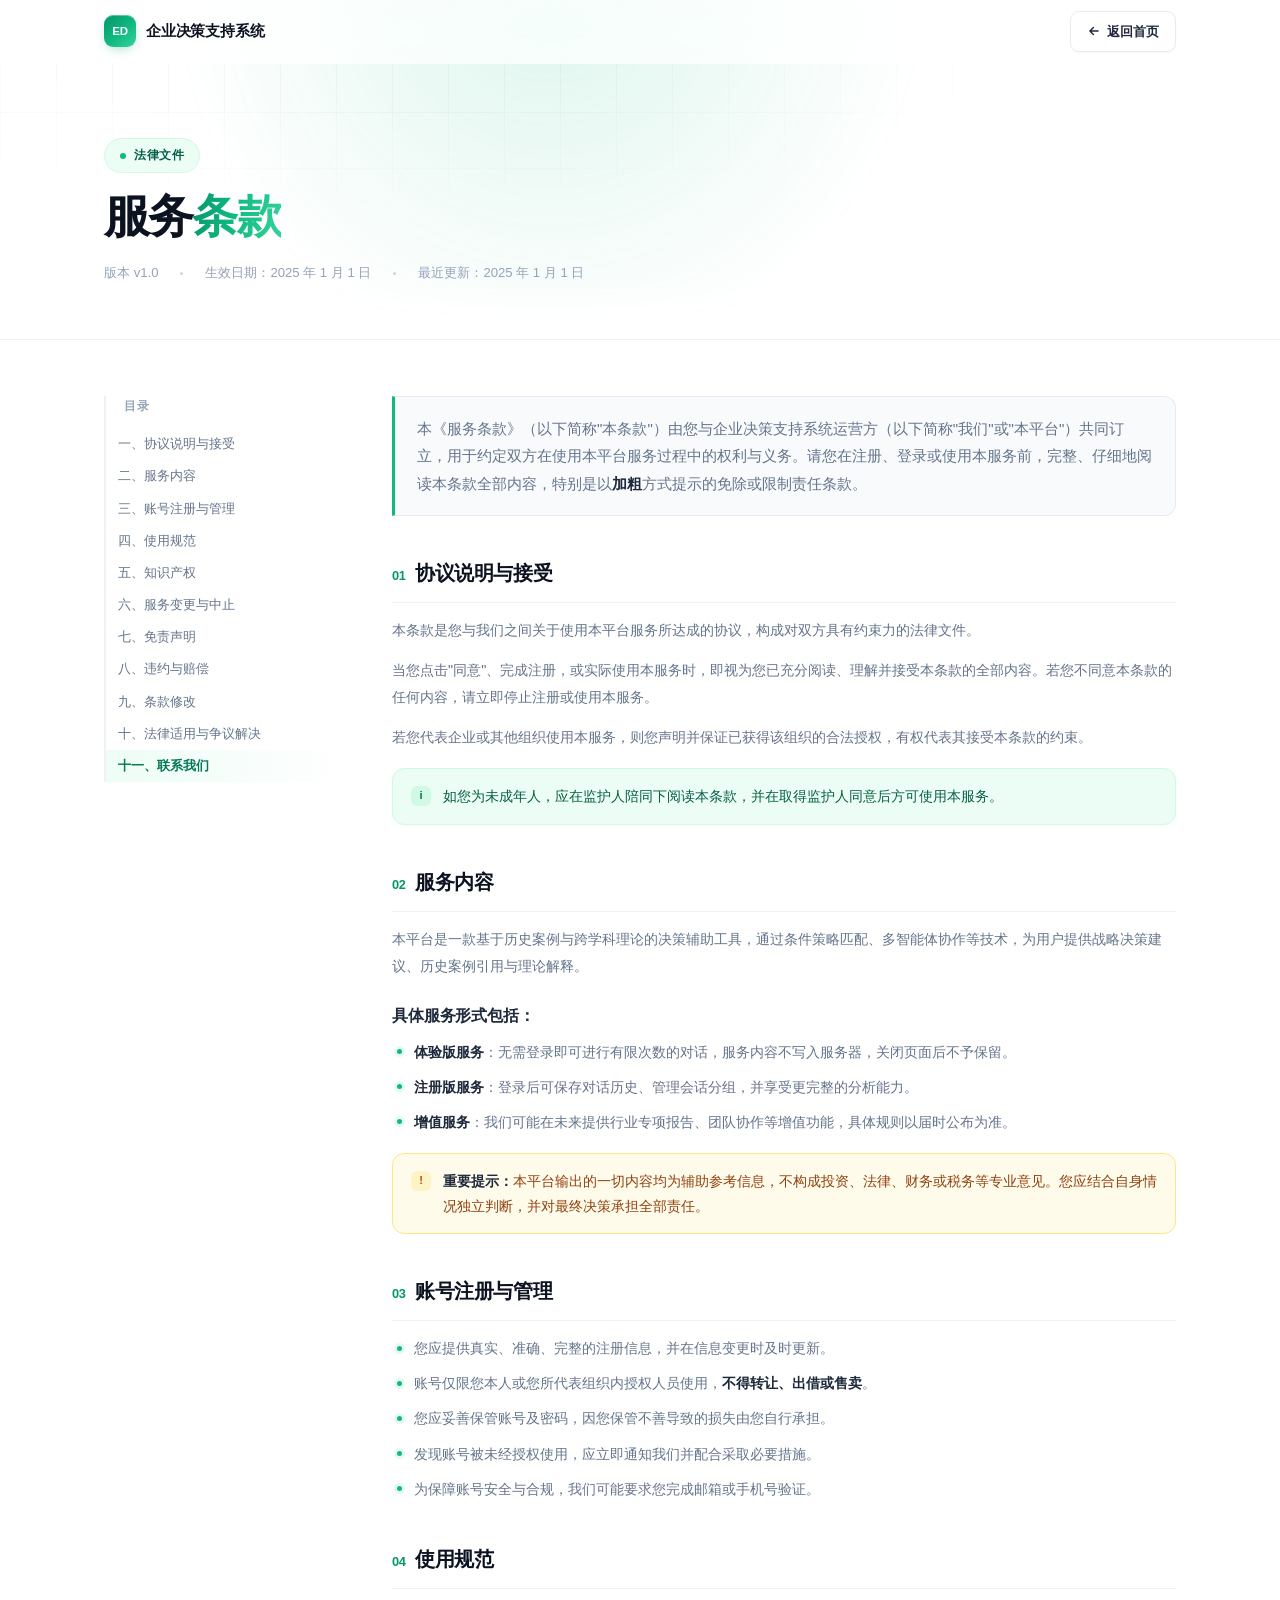
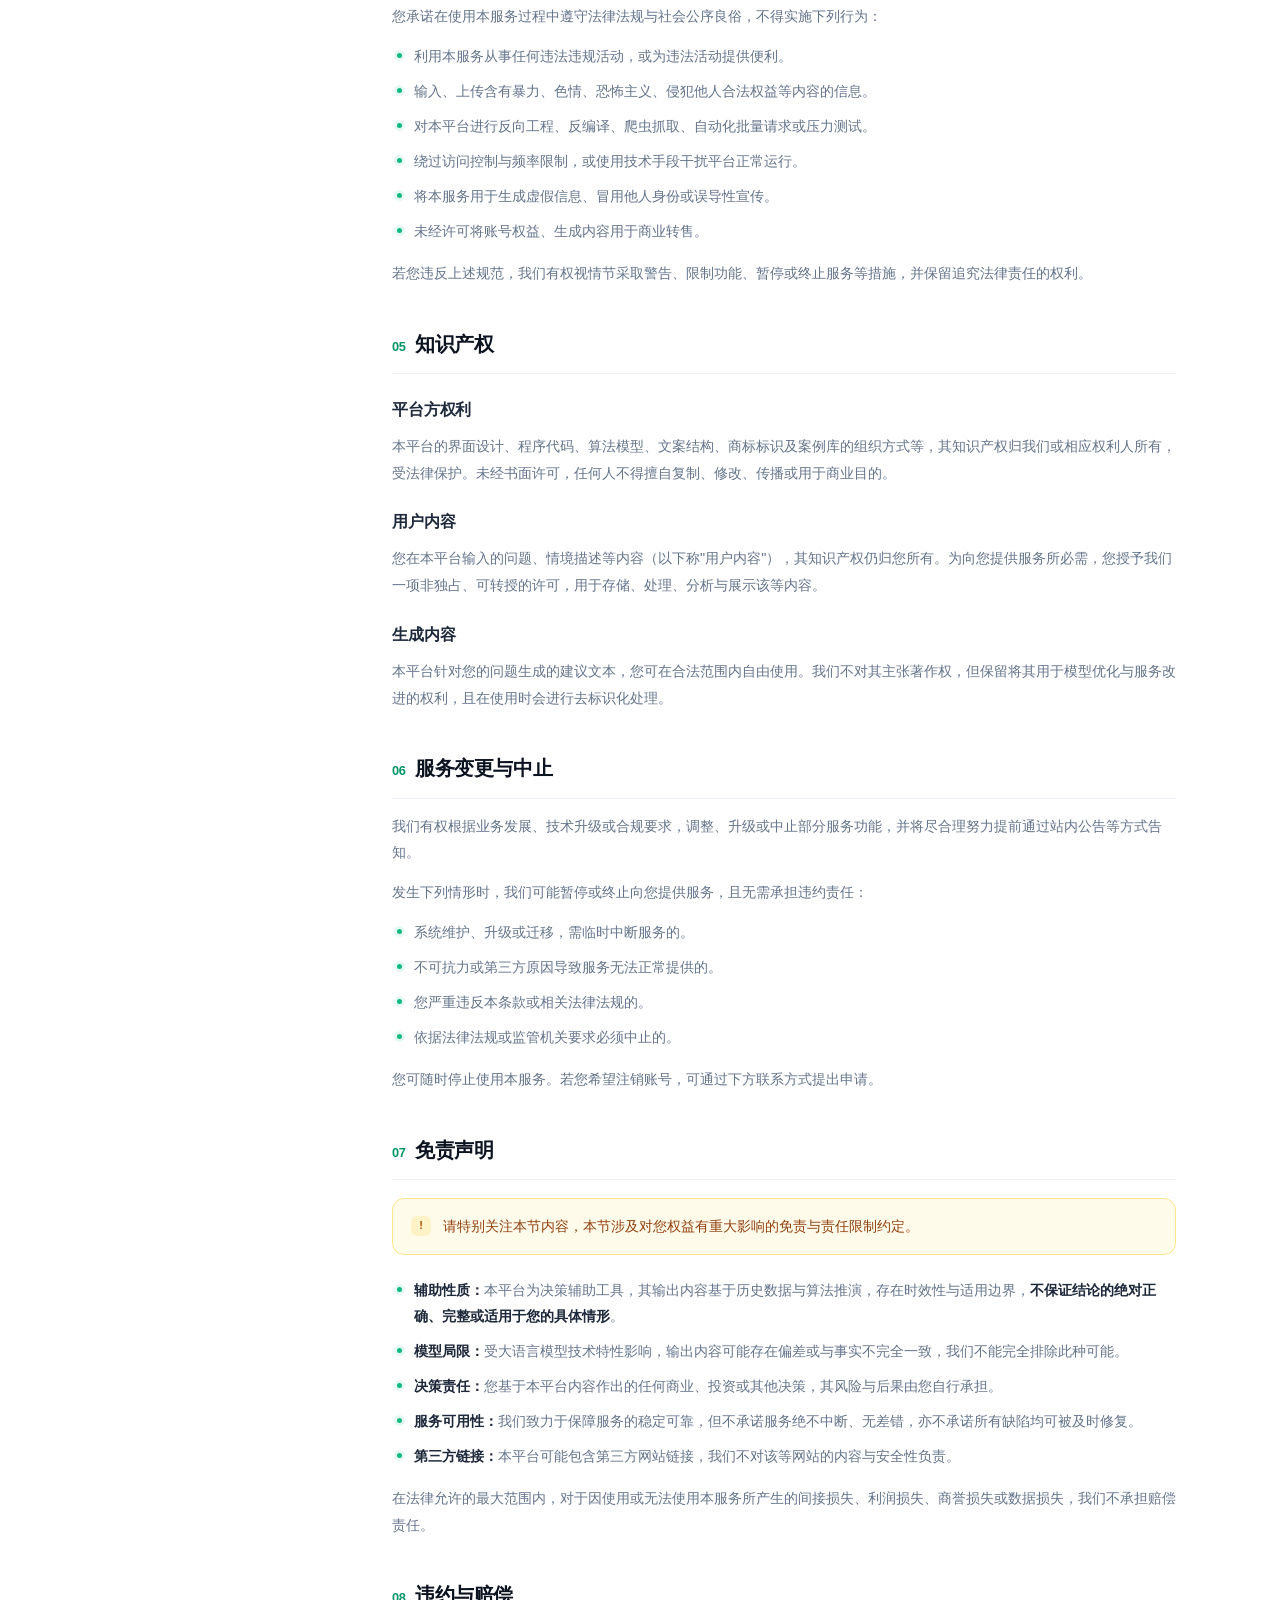
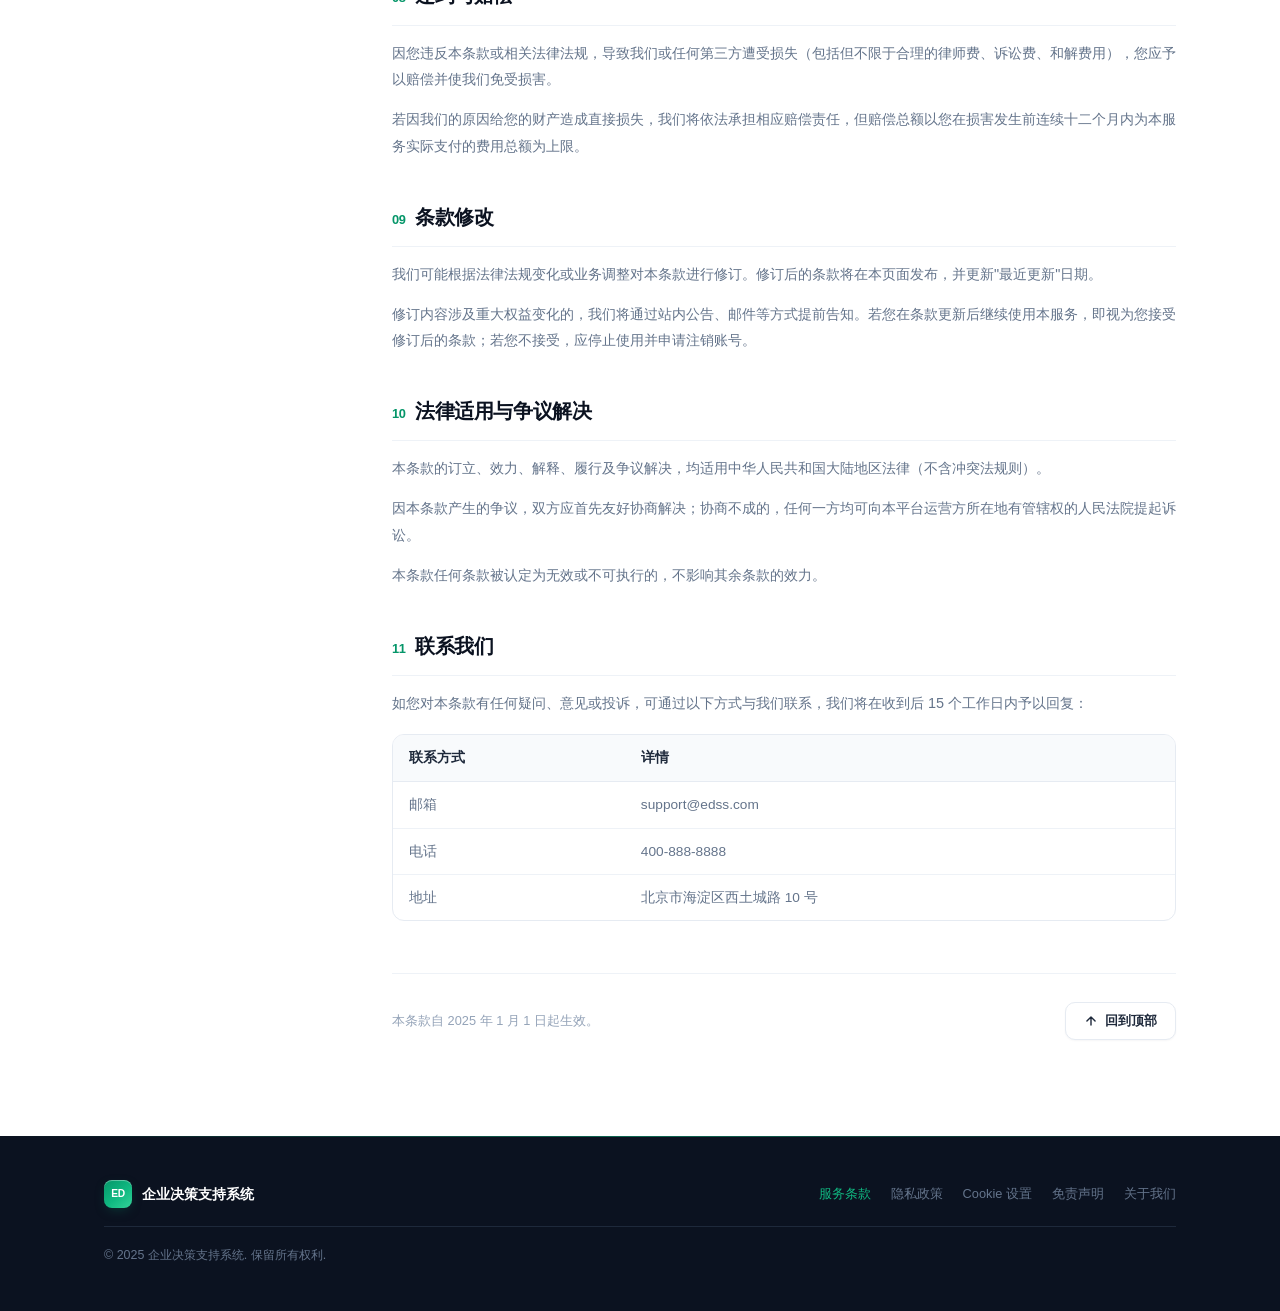
<file: frontend/terms.html>
<!DOCTYPE html>
<html lang="zh-CN">
<head>
<meta charset="UTF-8">
<link rel="icon" href="data:image/svg+xml,<svg xmlns='http://www.w3.org/2000/svg' viewBox='0 0 32 32'><rect width='32' height='32' rx='9' fill='%23059669'/><text x='16' y='22' font-size='13' font-weight='bold' text-anchor='middle' fill='white'>ED</text></svg>">
<meta name="viewport" content="width=device-width, initial-scale=1.0">
<title>服务条款 · 企业决策支持系统</title>
<meta name="description" content="企业决策支持系统服务条款，约定服务内容、用户权利义务、知识产权、免责声明与争议解决方式。">
<link rel="stylesheet" href="./legal.css">
</head>
<body>

<div class="progress-bar" id="progressBar"></div>

<header id="header">
    <div class="nav-inner">
        <a href="./index.html" class="logo">
            <div class="logo-mark">ED</div>
            <span class="logo-text">企业决策支持系统</span>
        </a>
        <div class="nav-actions">
            <a href="./index.html" class="btn-back">
                <svg width="14" height="14" viewBox="0 0 24 24" fill="none" stroke="currentColor" stroke-width="2.4" stroke-linecap="round" stroke-linejoin="round"><path d="M19 12H5M11 18l-6-6 6-6"/></svg>
                返回首页
            </a>
        </div>
    </div>
</header>

<section class="doc-hero">
    <div class="container">
        <div class="doc-eyebrow reveal">法律文件</div>
        <h1 class="reveal">服务<span class="grad">条款</span></h1>
        <p class="doc-meta reveal">
            <span>版本 v1.0</span>
            <span class="dot"></span>
            <span>生效日期：2025 年 1 月 1 日</span>
            <span class="dot"></span>
            <span>最近更新：2025 年 1 月 1 日</span>
        </p>
    </div>
</section>

<div class="container">
    <div class="doc-wrap">

        <nav class="toc" id="toc">
            <div class="toc-title">目录</div>
            <a href="#s1">一、协议说明与接受</a>
            <a href="#s2">二、服务内容</a>
            <a href="#s3">三、账号注册与管理</a>
            <a href="#s4">四、使用规范</a>
            <a href="#s5">五、知识产权</a>
            <a href="#s6">六、服务变更与中止</a>
            <a href="#s7">七、免责声明</a>
            <a href="#s8">八、违约与赔偿</a>
            <a href="#s9">九、条款修改</a>
            <a href="#s10">十、法律适用与争议解决</a>
            <a href="#s11">十一、联系我们</a>
        </nav>

        <main class="doc-body">

            <div class="doc-intro reveal">
                本《服务条款》（以下简称"本条款"）由您与企业决策支持系统运营方（以下简称"我们"或"本平台"）共同订立，用于约定双方在使用本平台服务过程中的权利与义务。请您在注册、登录或使用本服务前，完整、仔细地阅读本条款全部内容，特别是以<strong>加粗</strong>方式提示的免除或限制责任条款。
            </div>

            <section id="s1" class="reveal">
                <h2><span class="idx">01</span>协议说明与接受</h2>
                <p>本条款是您与我们之间关于使用本平台服务所达成的协议，构成对双方具有约束力的法律文件。</p>
                <p>当您点击"同意"、完成注册，或实际使用本服务时，即视为您已充分阅读、理解并接受本条款的全部内容。若您不同意本条款的任何内容，请立即停止注册或使用本服务。</p>
                <p>若您代表企业或其他组织使用本服务，则您声明并保证已获得该组织的合法授权，有权代表其接受本条款的约束。</p>
                <div class="note">
                    <div class="ico">i</div>
                    <div>如您为未成年人，应在监护人陪同下阅读本条款，并在取得监护人同意后方可使用本服务。</div>
                </div>
            </section>

            <section id="s2" class="reveal">
                <h2><span class="idx">02</span>服务内容</h2>
                <p>本平台是一款基于历史案例与跨学科理论的决策辅助工具，通过条件策略匹配、多智能体协作等技术，为用户提供战略决策建议、历史案例引用与理论解释。</p>
                <h3>具体服务形式包括：</h3>
                <ul>
                    <li><strong>体验版服务</strong>：无需登录即可进行有限次数的对话，服务内容不写入服务器，关闭页面后不予保留。</li>
                    <li><strong>注册版服务</strong>：登录后可保存对话历史、管理会话分组，并享受更完整的分析能力。</li>
                    <li><strong>增值服务</strong>：我们可能在未来提供行业专项报告、团队协作等增值功能，具体规则以届时公布为准。</li>
                </ul>
                <div class="note warn">
                    <div class="ico">!</div>
                    <div><strong>重要提示：</strong>本平台输出的一切内容均为辅助参考信息，不构成投资、法律、财务或税务等专业意见。您应结合自身情况独立判断，并对最终决策承担全部责任。</div>
                </div>
            </section>

            <section id="s3" class="reveal">
                <h2><span class="idx">03</span>账号注册与管理</h2>
                <ul>
                    <li>您应提供真实、准确、完整的注册信息，并在信息变更时及时更新。</li>
                    <li>账号仅限您本人或您所代表组织内授权人员使用，<strong>不得转让、出借或售卖</strong>。</li>
                    <li>您应妥善保管账号及密码，因您保管不善导致的损失由您自行承担。</li>
                    <li>发现账号被未经授权使用，应立即通知我们并配合采取必要措施。</li>
                    <li>为保障账号安全与合规，我们可能要求您完成邮箱或手机号验证。</li>
                </ul>
            </section>

            <section id="s4" class="reveal">
                <h2><span class="idx">04</span>使用规范</h2>
                <p>您承诺在使用本服务过程中遵守法律法规与社会公序良俗，不得实施下列行为：</p>
                <ul>
                    <li>利用本服务从事任何违法违规活动，或为违法活动提供便利。</li>
                    <li>输入、上传含有暴力、色情、恐怖主义、侵犯他人合法权益等内容的信息。</li>
                    <li>对本平台进行反向工程、反编译、爬虫抓取、自动化批量请求或压力测试。</li>
                    <li>绕过访问控制与频率限制，或使用技术手段干扰平台正常运行。</li>
                    <li>将本服务用于生成虚假信息、冒用他人身份或误导性宣传。</li>
                    <li>未经许可将账号权益、生成内容用于商业转售。</li>
                </ul>
                <p>若您违反上述规范，我们有权视情节采取警告、限制功能、暂停或终止服务等措施，并保留追究法律责任的权利。</p>
            </section>

            <section id="s5" class="reveal">
                <h2><span class="idx">05</span>知识产权</h2>
                <h3>平台方权利</h3>
                <p>本平台的界面设计、程序代码、算法模型、文案结构、商标标识及案例库的组织方式等，其知识产权归我们或相应权利人所有，受法律保护。未经书面许可，任何人不得擅自复制、修改、传播或用于商业目的。</p>
                <h3>用户内容</h3>
                <p>您在本平台输入的问题、情境描述等内容（以下称"用户内容"），其知识产权仍归您所有。为向您提供服务所必需，您授予我们一项非独占、可转授的许可，用于存储、处理、分析与展示该等内容。</p>
                <h3>生成内容</h3>
                <p>本平台针对您的问题生成的建议文本，您可在合法范围内自由使用。我们不对其主张著作权，但保留将其用于模型优化与服务改进的权利，且在使用时会进行去标识化处理。</p>
            </section>

            <section id="s6" class="reveal">
                <h2><span class="idx">06</span>服务变更与中止</h2>
                <p>我们有权根据业务发展、技术升级或合规要求，调整、升级或中止部分服务功能，并将尽合理努力提前通过站内公告等方式告知。</p>
                <p>发生下列情形时，我们可能暂停或终止向您提供服务，且无需承担违约责任：</p>
                <ul>
                    <li>系统维护、升级或迁移，需临时中断服务的。</li>
                    <li>不可抗力或第三方原因导致服务无法正常提供的。</li>
                    <li>您严重违反本条款或相关法律法规的。</li>
                    <li>依据法律法规或监管机关要求必须中止的。</li>
                </ul>
                <p>您可随时停止使用本服务。若您希望注销账号，可通过下方联系方式提出申请。</p>
            </section>

            <section id="s7" class="reveal">
                <h2><span class="idx">07</span>免责声明</h2>
                <div class="note warn">
                    <div class="ico">!</div>
                    <div>请特别关注本节内容，本节涉及对您权益有重大影响的免责与责任限制约定。</div>
                </div>
                <ul>
                    <li><strong>辅助性质：</strong>本平台为决策辅助工具，其输出内容基于历史数据与算法推演，存在时效性与适用边界，<strong>不保证结论的绝对正确、完整或适用于您的具体情形</strong>。</li>
                    <li><strong>模型局限：</strong>受大语言模型技术特性影响，输出内容可能存在偏差或与事实不完全一致，我们不能完全排除此种可能。</li>
                    <li><strong>决策责任：</strong>您基于本平台内容作出的任何商业、投资或其他决策，其风险与后果由您自行承担。</li>
                    <li><strong>服务可用性：</strong>我们致力于保障服务的稳定可靠，但不承诺服务绝不中断、无差错，亦不承诺所有缺陷均可被及时修复。</li>
                    <li><strong>第三方链接：</strong>本平台可能包含第三方网站链接，我们不对该等网站的内容与安全性负责。</li>
                </ul>
                <p>在法律允许的最大范围内，对于因使用或无法使用本服务所产生的间接损失、利润损失、商誉损失或数据损失，我们不承担赔偿责任。</p>
            </section>

            <section id="s8" class="reveal">
                <h2><span class="idx">08</span>违约与赔偿</h2>
                <p>因您违反本条款或相关法律法规，导致我们或任何第三方遭受损失（包括但不限于合理的律师费、诉讼费、和解费用），您应予以赔偿并使我们免受损害。</p>
                <p>若因我们的原因给您的财产造成直接损失，我们将依法承担相应赔偿责任，但赔偿总额以您在损害发生前连续十二个月内为本服务实际支付的费用总额为上限。</p>
            </section>

            <section id="s9" class="reveal">
                <h2><span class="idx">09</span>条款修改</h2>
                <p>我们可能根据法律法规变化或业务调整对本条款进行修订。修订后的条款将在本页面发布，并更新"最近更新"日期。</p>
                <p>修订内容涉及重大权益变化的，我们将通过站内公告、邮件等方式提前告知。若您在条款更新后继续使用本服务，即视为您接受修订后的条款；若您不接受，应停止使用并申请注销账号。</p>
            </section>

            <section id="s10" class="reveal">
                <h2><span class="idx">10</span>法律适用与争议解决</h2>
                <p>本条款的订立、效力、解释、履行及争议解决，均适用中华人民共和国大陆地区法律（不含冲突法规则）。</p>
                <p>因本条款产生的争议，双方应首先友好协商解决；协商不成的，任何一方均可向本平台运营方所在地有管辖权的人民法院提起诉讼。</p>
                <p>本条款任何条款被认定为无效或不可执行的，不影响其余条款的效力。</p>
            </section>

            <section id="s11" class="reveal">
                <h2><span class="idx">11</span>联系我们</h2>
                <p>如您对本条款有任何疑问、意见或投诉，可通过以下方式与我们联系，我们将在收到后 15 个工作日内予以回复：</p>
                <div class="doc-table-wrap">
                    <table class="doc-table">
                        <thead>
                            <tr><th>联系方式</th><th>详情</th></tr>
                        </thead>
                        <tbody>
                            <tr><td>邮箱</td><td>support@edss.com</td></tr>
                            <tr><td>电话</td><td>400-888-8888</td></tr>
                            <tr><td>地址</td><td>北京市海淀区西土城路 10 号</td></tr>
                        </tbody>
                    </table>
                </div>
            </section>

            <div class="doc-foot">
                <p>本条款自 2025 年 1 月 1 日起生效。</p>
                <button class="btn-top" id="backTop">
                    <svg width="14" height="14" viewBox="0 0 24 24" fill="none" stroke="currentColor" stroke-width="2.4" stroke-linecap="round" stroke-linejoin="round"><path d="M12 19V5M5 12l7-7 7 7"/></svg>
                    回到顶部
                </button>
            </div>

        </main>
    </div>
</div>

<footer>
    <div class="container">
        <div class="foot-inner">
            <a href="./index.html" class="foot-brand">
                <div class="logo-mark">ED</div>
                <span>企业决策支持系统</span>
            </a>
            <div class="foot-links">
                <a href="./terms.html" class="current">服务条款</a>
                <a href="./privacy.html">隐私政策</a>
                <a href="./cookie.html">Cookie 设置</a>
                <a href="./disclaimer.html">免责声明</a>
                <a href="./about.html">关于我们</a>
            </div>
        </div>
        <div class="foot-inner" style="margin-top:18px;">
            <p class="foot-copy">&copy; 2025 企业决策支持系统. 保留所有权利.</p>
        </div>
    </div>
</footer>

<script>
    const header = document.getElementById('header');
    const bar = document.getElementById('progressBar');
    const onScroll = () => {
        header.classList.toggle('scrolled', window.scrollY > 8);
        const h = document.documentElement.scrollHeight - window.innerHeight;
        bar.style.width = (h > 0 ? (window.scrollY / h) * 100 : 0) + '%';
    };
    window.addEventListener('scroll', onScroll, { passive: true });
    onScroll();

    document.getElementById('backTop').addEventListener('click', () => {
        window.scrollTo({ top: 0, behavior: 'smooth' });
    });

    const io = new IntersectionObserver((entries) => {
        entries.forEach(e => {
            if (e.isIntersecting) { e.target.classList.add('in'); io.unobserve(e.target); }
        });
    }, { threshold: .08, rootMargin: '0px 0px -40px' });
    document.querySelectorAll('.reveal').forEach(el => io.observe(el));

    const tocLinks = Array.from(document.querySelectorAll('#toc a'));
    const sections = tocLinks.map(a => document.querySelector(a.getAttribute('href'))).filter(Boolean);
    const spy = new IntersectionObserver((entries) => {
        entries.forEach(e => {
            if (e.isIntersecting) {
                tocLinks.forEach(a => a.classList.toggle('active', a.getAttribute('href') === '#' + e.target.id));
            }
        });
    }, { rootMargin: '-88px 0px -70% 0px' });
    sections.forEach(s => spy.observe(s));
</script>
</body>
</html>
</file>
<file: frontend/opening.css>
/* ============================================================
   开场动画 · 企业决策支持系统
   视觉语言沿用首页：品牌绿渐变 / 网格底纹 / 柔和光晕 / ED 标识
   ============================================================ */

#intro {
    position: fixed;
    inset: 0;
    z-index: 9999;
    display: grid;
    place-items: center;
    background: #fff;
    overflow: hidden;
    isolation: isolate;
}

/* 网格底纹（与首页 hero 同款） */
#intro::before {
    content: '';
    position: absolute;
    inset: 0;
    background-image:
        linear-gradient(to right, rgba(15, 23, 42, .035) 1px, transparent 1px),
        linear-gradient(to bottom, rgba(15, 23, 42, .035) 1px, transparent 1px);
    background-size: 56px 56px;
    mask-image: radial-gradient(ellipse 62% 58% at 50% 50%, #000 20%, transparent 72%);
    -webkit-mask-image: radial-gradient(ellipse 62% 58% at 50% 50%, #000 20%, transparent 72%);
    opacity: 0;
    animation: intro-grid-in .9s var(--ease, cubic-bezier(.2, .7, .3, 1)) .05s forwards;
    z-index: -1;
}

/* 光晕 */
#intro::after {
    content: '';
    position: absolute;
    top: 50%; left: 50%;
    width: 760px; height: 620px;
    transform: translate(-50%, -50%) scale(.7);
    background:
        radial-gradient(circle at 42% 44%, rgba(16, 185, 129, .18), transparent 58%),
        radial-gradient(circle at 60% 54%, rgba(52, 211, 153, .14), transparent 56%);
    filter: blur(16px);
    opacity: 0;
    animation: intro-glow-in 1.4s var(--ease, cubic-bezier(.2, .7, .3, 1)) .1s forwards;
    pointer-events: none;
    z-index: -1;
}

@keyframes intro-grid-in {
    to { opacity: 1; }
}

@keyframes intro-glow-in {
    to { opacity: 1; transform: translate(-50%, -50%) scale(1); }
}

.intro-inner {
    text-align: center;
    padding: 0 24px;
    transform: translateY(-6px);
}

/* 标志 */
.intro-mark {
    width: 62px; height: 62px;
    margin: 0 auto 22px;
    border-radius: 18px;
    background: linear-gradient(140deg, #059669 0%, #10b981 55%, #34d399 100%);
    display: grid; place-items: center;
    color: #fff;
    font-size: 1.05rem;
    font-weight: 800;
    letter-spacing: -.03em;
    box-shadow:
        0 10px 28px -10px rgba(5, 150, 105, .7),
        inset 0 1px 0 rgba(255, 255, 255, .38);
    position: relative;
    opacity: 0;
    transform: scale(.7) translateY(14px);
    animation: intro-mark-in .78s cubic-bezier(.22, 1.2, .36, 1) .12s forwards;
}

/* 标志外圈扩散 */
.intro-mark::after {
    content: '';
    position: absolute;
    inset: -1px;
    border-radius: inherit;
    border: 1px solid rgba(16, 185, 129, .55);
    opacity: 0;
    animation: intro-ring 1.5s var(--ease, cubic-bezier(.2, .7, .3, 1)) .5s forwards;
}

@keyframes intro-mark-in {
    to { opacity: 1; transform: none; }
}

@keyframes intro-ring {
    0%   { opacity: .7; transform: scale(1); }
    100% { opacity: 0; transform: scale(2.05); }
}

/* 标题 */
.intro-title {
    font-size: clamp(1.28rem, 3.4vw, 1.72rem);
    font-weight: 700;
    letter-spacing: -.035em;
    color: #0b1220;
    line-height: 1.3;
    opacity: 0;
    transform: translateY(12px);
    animation: intro-fade-up .8s var(--ease, cubic-bezier(.2, .7, .3, 1)) .34s forwards;
}

.intro-title .grad {
    background: linear-gradient(100deg, #059669 0%, #10b981 46%, #34d399 100%);
    -webkit-background-clip: text;
    background-clip: text;
    color: transparent;
}

/* 副标题 */
.intro-sub {
    margin-top: 12px;
    font-size: .875rem;
    color: #64748b;
    letter-spacing: .01em;
    opacity: 0;
    transform: translateY(10px);
    animation: intro-fade-up .8s var(--ease, cubic-bezier(.2, .7, .3, 1)) .48s forwards;
}

@keyframes intro-fade-up {
    to { opacity: 1; transform: none; }
}

/* 进度条 */
.intro-bar {
    width: 168px;
    height: 2px;
    margin: 34px auto 0;
    border-radius: 100px;
    background: #e6ebf2;
    overflow: hidden;
    opacity: 0;
    animation: intro-fade-up .6s var(--ease, cubic-bezier(.2, .7, .3, 1)) .6s forwards;
}

.intro-bar span {
    display: block;
    height: 100%;
    width: 0%;
    border-radius: inherit;
    background: linear-gradient(90deg, #059669, #10b981, #34d399);
    animation: intro-progress 1.15s cubic-bezier(.5, .05, .3, 1) .68s forwards;
}

@keyframes intro-progress {
    0%   { width: 0%; }
    42%  { width: 58%; }
    100% { width: 100%; }
}

/* 底部标语 */
.intro-foot {
    position: absolute;
    left: 0; right: 0;
    bottom: 46px;
    text-align: center;
    font-size: .74rem;
    letter-spacing: .1em;
    color: #94a3b8;
    text-transform: uppercase;
    opacity: 0;
    animation: intro-fade-up .8s var(--ease, cubic-bezier(.2, .7, .3, 1)) .86s forwards;
}

/* ---------- 退场 ---------- */
#intro.done .intro-inner {
    opacity: 0;
    transform: translateY(-14px) scale(.985);
    transition: opacity .46s var(--ease, cubic-bezier(.2, .7, .3, 1)), transform .46s var(--ease, cubic-bezier(.2, .7, .3, 1));
}

#intro.done .intro-foot {
    opacity: 0;
    transition: opacity .3s var(--ease, cubic-bezier(.2, .7, .3, 1));
}

/* 上幕布 */
#intro.done {
    clip-path: inset(0 0 0 0);
    animation: intro-lift .82s cubic-bezier(.6, .01, .24, 1) .34s forwards;
}

@keyframes intro-lift {
    0%   { clip-path: inset(0 0 0 0); }
    100% { clip-path: inset(0 0 100% 0); }
}

/* 完成后彻底移出文档流 */
#intro.gone {
    display: none;
}

/* ---------- 首屏内容延迟入场（与幕布上移衔接） ---------- */
body.intro-lock {
    overflow: hidden;
}

body.intro-lock header,
body.intro-lock .hero .container,
body.intro-lock main {
    opacity: 0;
    transform: translateY(16px);
}

body.intro-play header,
body.intro-play .hero .container,
body.intro-play main {
    opacity: 1;
    transform: none;
    transition: opacity .78s var(--ease, cubic-bezier(.2, .7, .3, 1)) .1s, transform .78s var(--ease, cubic-bezier(.2, .7, .3, 1)) .1s;
}

/* 首屏内的 reveal 元素，在开场结束后重新触发 */
body.intro-play .hero .reveal {
    opacity: 1;
    transform: none;
}

/* 减少动效偏好：直接跳过 */
@media (prefers-reduced-motion: reduce) {
    #intro { display: none !important; }
    body.intro-lock header,
    body.intro-lock .hero .container,
    body.intro-lock main { opacity: 1; transform: none; }
}

@media (max-width: 640px) {
    .intro-mark { width: 54px; height: 54px; border-radius: 16px; font-size: .95rem; margin-bottom: 18px; }
    .intro-foot { bottom: 32px; font-size: .68rem; letter-spacing: .08em; }
    .intro-bar { margin-top: 28px; }
}
</file>
<file: frontend/legal.css>
/* ============================================================
   企业决策支持系统 · 条款类页面共享样式
   与 index.html 保持同一设计语言：品牌绿 / 白底 / 圆角 / 柔和阴影
   ============================================================ */

:root {
    --ink: #0b1220;
    --ink-2: #1e293b;
    --ink-3: #64748b;
    --ink-4: #94a3b8;
    --bg: #ffffff;
    --bg-2: #f8fafc;
    --bg-3: #f1f5f9;
    --line: #e6ebf2;
    --line-2: #eef2f7;
    --green: #059669;
    --green-2: #047857;
    --green-3: #10b981;
    --green-bg: #ecfdf5;
    --radius: 16px;
    --shadow-sm: 0 1px 2px rgba(15, 23, 42, .04);
    --shadow-md: 0 12px 32px -12px rgba(15, 23, 42, .14);
    --ease: cubic-bezier(.2, .7, .3, 1);
}

* { margin: 0; padding: 0; box-sizing: border-box; }

html { scroll-behavior: smooth; }

body {
    font-family: -apple-system, BlinkMacSystemFont, 'Inter', 'Segoe UI', 'PingFang SC', 'Hiragino Sans GB', 'Microsoft YaHei', sans-serif;
    color: var(--ink);
    background: var(--bg);
    line-height: 1.75;
    -webkit-font-smoothing: antialiased;
    text-rendering: optimizeLegibility;
    overflow-x: hidden;
}

a { text-decoration: none; color: inherit; }
button { font-family: inherit; }

::selection { background: rgba(5, 150, 105, .16); }

/* 顶部阅读进度条 */
.progress-bar {
    position: fixed;
    top: 0; left: 0;
    height: 2px;
    width: 0%;
    background: linear-gradient(90deg, #059669, #10b981, #34d399);
    z-index: 200;
    transition: width .1s linear;
}

/* ---------- Header（与首页一致） ---------- */
header {
    position: fixed;
    inset: 0 0 auto 0;
    height: 64px;
    display: flex;
    align-items: center;
    background: rgba(255, 255, 255, .78);
    backdrop-filter: saturate(180%) blur(18px);
    -webkit-backdrop-filter: saturate(180%) blur(18px);
    border-bottom: 1px solid transparent;
    z-index: 100;
    transition: border-color .3s var(--ease), box-shadow .3s var(--ease), background .3s var(--ease);
}

header.scrolled {
    border-bottom-color: var(--line-2);
    box-shadow: 0 1px 2px rgba(15, 23, 42, .03), 0 8px 24px -20px rgba(15, 23, 42, .2);
    background: rgba(255, 255, 255, .9);
}

.nav-inner {
    width: 100%;
    max-width: 1120px;
    margin: 0 auto;
    padding: 0 24px;
    display: flex;
    align-items: center;
    justify-content: space-between;
    gap: 16px;
}

.logo { display: flex; align-items: center; gap: 10px; }

.logo-mark {
    width: 32px; height: 32px;
    border-radius: 9px;
    background: linear-gradient(140deg, #059669 0%, #10b981 55%, #34d399 100%);
    display: grid; place-items: center;
    color: #fff; font-size: .72rem; font-weight: 800;
    letter-spacing: -.03em;
    box-shadow: 0 4px 14px -6px rgba(5, 150, 105, .6), inset 0 1px 0 rgba(255, 255, 255, .35);
}

.logo-text { font-size: .92rem; font-weight: 650; letter-spacing: -.012em; }

.nav-actions { display: flex; align-items: center; gap: 10px; }

.btn-back {
    display: inline-flex;
    align-items: center;
    gap: 6px;
    font-size: .84rem;
    font-weight: 600;
    color: var(--ink-2);
    padding: 8px 16px;
    border-radius: 9px;
    border: 1px solid var(--line);
    background: #fff;
    box-shadow: var(--shadow-sm);
    transition: border-color .18s var(--ease), transform .18s var(--ease), color .18s var(--ease);
}
.btn-back:hover {
    border-color: #a7f3d0;
    color: var(--green-2);
    transform: translateX(-2px);
}
.btn-back svg { transition: transform .18s var(--ease); }
.btn-back:hover svg { transform: translateX(-2px); }

/* ---------- 页面头部 ---------- */
.doc-hero {
    position: relative;
    padding: 138px 0 54px;
    overflow: hidden;
    isolation: isolate;
    border-bottom: 1px solid var(--line-2);
}

.doc-hero::before {
    content: '';
    position: absolute;
    inset: 0;
    background-image:
        linear-gradient(to right, rgba(15, 23, 42, .032) 1px, transparent 1px),
        linear-gradient(to bottom, rgba(15, 23, 42, .032) 1px, transparent 1px);
    background-size: 56px 56px;
    mask-image: radial-gradient(ellipse 72% 70% at 30% 10%, #000 26%, transparent 76%);
    -webkit-mask-image: radial-gradient(ellipse 72% 70% at 30% 10%, #000 26%, transparent 76%);
    z-index: -1;
}

.doc-hero::after {
    content: '';
    position: absolute;
    top: -260px; left: 50%;
    transform: translateX(-50%);
    width: 900px; height: 560px;
    background: radial-gradient(circle at 40% 44%, rgba(16, 185, 129, .14), transparent 60%);
    filter: blur(12px);
    z-index: -1;
    pointer-events: none;
}

.container {
    max-width: 1120px;
    margin: 0 auto;
    padding: 0 24px;
}

.doc-hero .container { position: relative; z-index: 2; }

.doc-eyebrow {
    display: inline-flex;
    align-items: center;
    gap: 8px;
    font-size: .76rem;
    font-weight: 600;
    letter-spacing: .045em;
    color: #065f46;
    background: var(--green-bg);
    border: 1px solid #d1fae5;
    padding: 6px 15px;
    border-radius: 100px;
    margin-bottom: 18px;
}

.doc-eyebrow::before {
    content: '';
    width: 6px; height: 6px;
    border-radius: 50%;
    background: var(--green-3);
}

.doc-hero h1 {
    font-size: clamp(1.85rem, 4vw, 2.85rem);
    font-weight: 700;
    letter-spacing: -.04em;
    line-height: 1.16;
    margin-bottom: 14px;
}

.doc-hero h1 .grad {
    background: linear-gradient(100deg, #059669 0%, #10b981 46%, #34d399 100%);
    -webkit-background-clip: text;
    background-clip: text;
    color: transparent;
}

.doc-meta {
    display: flex;
    flex-wrap: wrap;
    align-items: center;
    gap: 10px 22px;
    font-size: .82rem;
    color: var(--ink-4);
    margin-top: 18px;
}

.doc-meta span { display: inline-flex; align-items: center; gap: 6px; }

.doc-meta .dot {
    width: 3px; height: 3px;
    border-radius: 50%;
    background: #cbd5e1;
}

/* ---------- 正文布局 ---------- */
.doc-wrap {
    display: grid;
    grid-template-columns: 232px minmax(0, 1fr);
    gap: 56px;
    padding: 56px 0 96px;
    align-items: start;
}

/* 侧边目录 */
.toc {
    position: sticky;
    top: 88px;
    border-left: 2px solid var(--line-2);
    padding-left: 18px;
    max-height: calc(100vh - 120px);
    overflow-y: auto;
    scrollbar-width: thin;
}

.toc-title {
    font-size: .72rem;
    font-weight: 700;
    letter-spacing: .09em;
    text-transform: uppercase;
    color: var(--ink-4);
    margin-bottom: 12px;
}

.toc a {
    display: block;
    font-size: .84rem;
    color: var(--ink-3);
    padding: 6px 0 6px 12px;
    margin-left: -20px;
    border-left: 2px solid transparent;
    transition: color .18s var(--ease), border-color .18s var(--ease), background .18s var(--ease);
    line-height: 1.5;
}

.toc a:hover { color: var(--green-2); }

.toc a.active {
    color: var(--green-2);
    font-weight: 600;
    border-left-color: var(--green);
    background: linear-gradient(90deg, rgba(236, 253, 245, .9), transparent);
}

/* 正文 */
.doc-body { min-width: 0; }

.doc-intro {
    font-size: .95rem;
    color: var(--ink-3);
    background: var(--bg-2);
    border: 1px solid var(--line);
    border-left: 3px solid var(--green-3);
    border-radius: 0 12px 12px 0;
    padding: 18px 22px;
    margin-bottom: 40px;
    line-height: 1.8;
}

.doc-body section {
    padding: 0;
    margin-bottom: 40px;
    scroll-margin-top: 88px;
}

.doc-body h2 {
    font-size: 1.22rem;
    font-weight: 700;
    letter-spacing: -.024em;
    margin-bottom: 14px;
    padding-bottom: 12px;
    border-bottom: 1px solid var(--line-2);
    color: var(--ink);
    display: flex;
    align-items: baseline;
    gap: 10px;
}

.doc-body h2 .idx {
    font-size: .8rem;
    font-weight: 700;
    color: var(--green);
    font-variant-numeric: tabular-nums;
    flex: none;
}

.doc-body h3 {
    font-size: 1rem;
    font-weight: 650;
    letter-spacing: -.01em;
    margin: 22px 0 9px;
    color: var(--ink-2);
}

.doc-body p {
    font-size: .905rem;
    color: var(--ink-3);
    margin-bottom: 13px;
    line-height: 1.85;
}

.doc-body ul, .doc-body ol {
    margin: 0 0 16px 0;
    padding-left: 0;
    list-style: none;
}

.doc-body ul li, .doc-body ol li {
    position: relative;
    font-size: .895rem;
    color: var(--ink-3);
    line-height: 1.82;
    padding-left: 22px;
    margin-bottom: 9px;
}

.doc-body ul li::before {
    content: '';
    position: absolute;
    left: 5px; top: .72em;
    width: 5px; height: 5px;
    border-radius: 50%;
    background: var(--green-3);
    box-shadow: 0 0 0 3px rgba(16, 185, 129, .1);
}

.doc-body ol { counter-reset: doc-ol; }

.doc-body ol li { padding-left: 26px; }

.doc-body ol li::before {
    counter-increment: doc-ol;
    content: counter(doc-ol);
    position: absolute;
    left: 0; top: .58em;
    width: 18px; height: 18px;
    border-radius: 6px;
    background: var(--green-bg);
    border: 1px solid #d1fae5;
    color: var(--green-2);
    font-size: .66rem;
    font-weight: 700;
    display: grid; place-items: center;
    line-height: 1;
}

.doc-body strong { color: var(--ink-2); font-weight: 650; }

.doc-body code {
    font-family: 'SF Mono', 'Menlo', 'Consolas', monospace;
    font-size: .84em;
    background: var(--bg-3);
    color: var(--green-2);
    padding: 1px 6px;
    border-radius: 5px;
}

.doc-body a.link {
    color: var(--green-2);
    border-bottom: 1px solid rgba(5, 150, 105, .3);
    transition: border-color .16s var(--ease), color .16s var(--ease);
}
.doc-body a.link:hover { border-bottom-color: var(--green); }

/* 提示卡片 */
.note {
    display: flex;
    gap: 12px;
    background: var(--green-bg);
    border: 1px solid #d1fae5;
    border-radius: 12px;
    padding: 15px 18px;
    margin: 18px 0 22px;
    font-size: .865rem;
    line-height: 1.78;
    color: #065f46;
}

.note .ico {
    flex: none;
    width: 20px; height: 20px;
    border-radius: 6px;
    background: #d1fae5;
    color: var(--green-2);
    display: grid; place-items: center;
    font-size: .7rem;
    font-weight: 700;
    margin-top: 2px;
}

.note.warn {
    background: #fffbeb;
    border-color: #fde68a;
    color: #92400e;
}
.note.warn .ico { background: #fef3c7; color: #b45309; }

/* 表格 */
.doc-table-wrap {
    overflow-x: auto;
    border: 1px solid var(--line);
    border-radius: 12px;
    margin: 18px 0 24px;
}

.doc-table {
    width: 100%;
    border-collapse: collapse;
    font-size: .855rem;
    min-width: 520px;
}

.doc-table th {
    text-align: left;
    font-weight: 650;
    color: var(--ink-2);
    background: var(--bg-2);
    padding: 11px 16px;
    border-bottom: 1px solid var(--line);
    white-space: nowrap;
}

.doc-table td {
    padding: 11px 16px;
    color: var(--ink-3);
    border-bottom: 1px solid var(--line-2);
    line-height: 1.7;
    vertical-align: top;
}

.doc-table tr:last-child td { border-bottom: none; }

.doc-table tbody tr { transition: background .16s var(--ease); }
.doc-table tbody tr:hover { background: rgba(248, 250, 252, .8); }

/* 底部操作区 */
.doc-foot {
    margin-top: 52px;
    padding-top: 28px;
    border-top: 1px solid var(--line-2);
    display: flex;
    flex-wrap: wrap;
    align-items: center;
    justify-content: space-between;
    gap: 16px;
}

.doc-foot p { font-size: .8rem; color: var(--ink-4); margin: 0; }

.btn-top {
    display: inline-flex;
    align-items: center;
    gap: 7px;
    font-size: .84rem;
    font-weight: 600;
    color: var(--ink-2);
    padding: 9px 18px;
    border-radius: 10px;
    border: 1px solid var(--line);
    background: #fff;
    box-shadow: var(--shadow-sm);
    cursor: pointer;
    transition: transform .18s var(--ease), border-color .18s var(--ease), box-shadow .18s var(--ease);
}
.btn-top:hover {
    transform: translateY(-2px);
    border-color: #a7f3d0;
    box-shadow: 0 10px 22px -12px rgba(5, 150, 105, .5);
}

/* ---------- Footer（简化版） ---------- */
footer {
    background: #0b1220;
    color: #94a3b8;
    padding: 44px 0;
    position: relative;
}

footer::before {
    content: '';
    position: absolute;
    inset: 0 0 auto 0;
    height: 1px;
    background: linear-gradient(90deg, transparent, rgba(16, 185, 129, .5), transparent);
}

.foot-inner {
    display: flex;
    flex-wrap: wrap;
    align-items: center;
    justify-content: space-between;
    gap: 18px;
}

.foot-brand { display: flex; align-items: center; gap: 10px; }
.foot-brand .logo-mark { width: 28px; height: 28px; border-radius: 8px; font-size: .64rem; }
.foot-brand span { color: #fff; font-size: .88rem; font-weight: 600; }

.foot-links { display: flex; flex-wrap: wrap; gap: 20px; }
.foot-links a {
    font-size: .8rem;
    color: #64748b;
    transition: color .16s var(--ease);
}
.foot-links a:hover { color: #cbd5e1; }
.foot-links a.current { color: #10b981; }

.foot-copy { font-size: .78rem; color: #64748b; width: 100%; padding-top: 18px; border-top: 1px solid #1e293b; }

/* ---------- 入场动画 ---------- */
.reveal {
    opacity: 0;
    transform: translateY(18px);
    transition: opacity .7s var(--ease), transform .7s var(--ease);
}
.reveal.in { opacity: 1; transform: none; }

@media (prefers-reduced-motion: reduce) {
    * { animation-duration: .01ms !important; transition-duration: .01ms !important; }
    .reveal { opacity: 1; transform: none; }
}

/* ---------- 响应式 ---------- */
@media (max-width: 900px) {
    .doc-wrap { grid-template-columns: 1fr; gap: 0; padding: 40px 0 72px; }
    .toc { display: none; }
    .doc-hero { padding: 122px 0 40px; }
}

@media (max-width: 640px) {
    .container { padding: 0 18px; }
    .nav-inner { padding: 0 18px; }
    .logo-text { display: none; }
    .doc-meta { font-size: .78rem; gap: 8px 14px; }
    .doc-body h2 { font-size: 1.1rem; }
    .doc-body p, .doc-body ul li, .doc-body ol li { font-size: .87rem; }
    .foot-inner { flex-direction: column; align-items: flex-start; }
    .foot-links { gap: 14px; }
}
</file>
